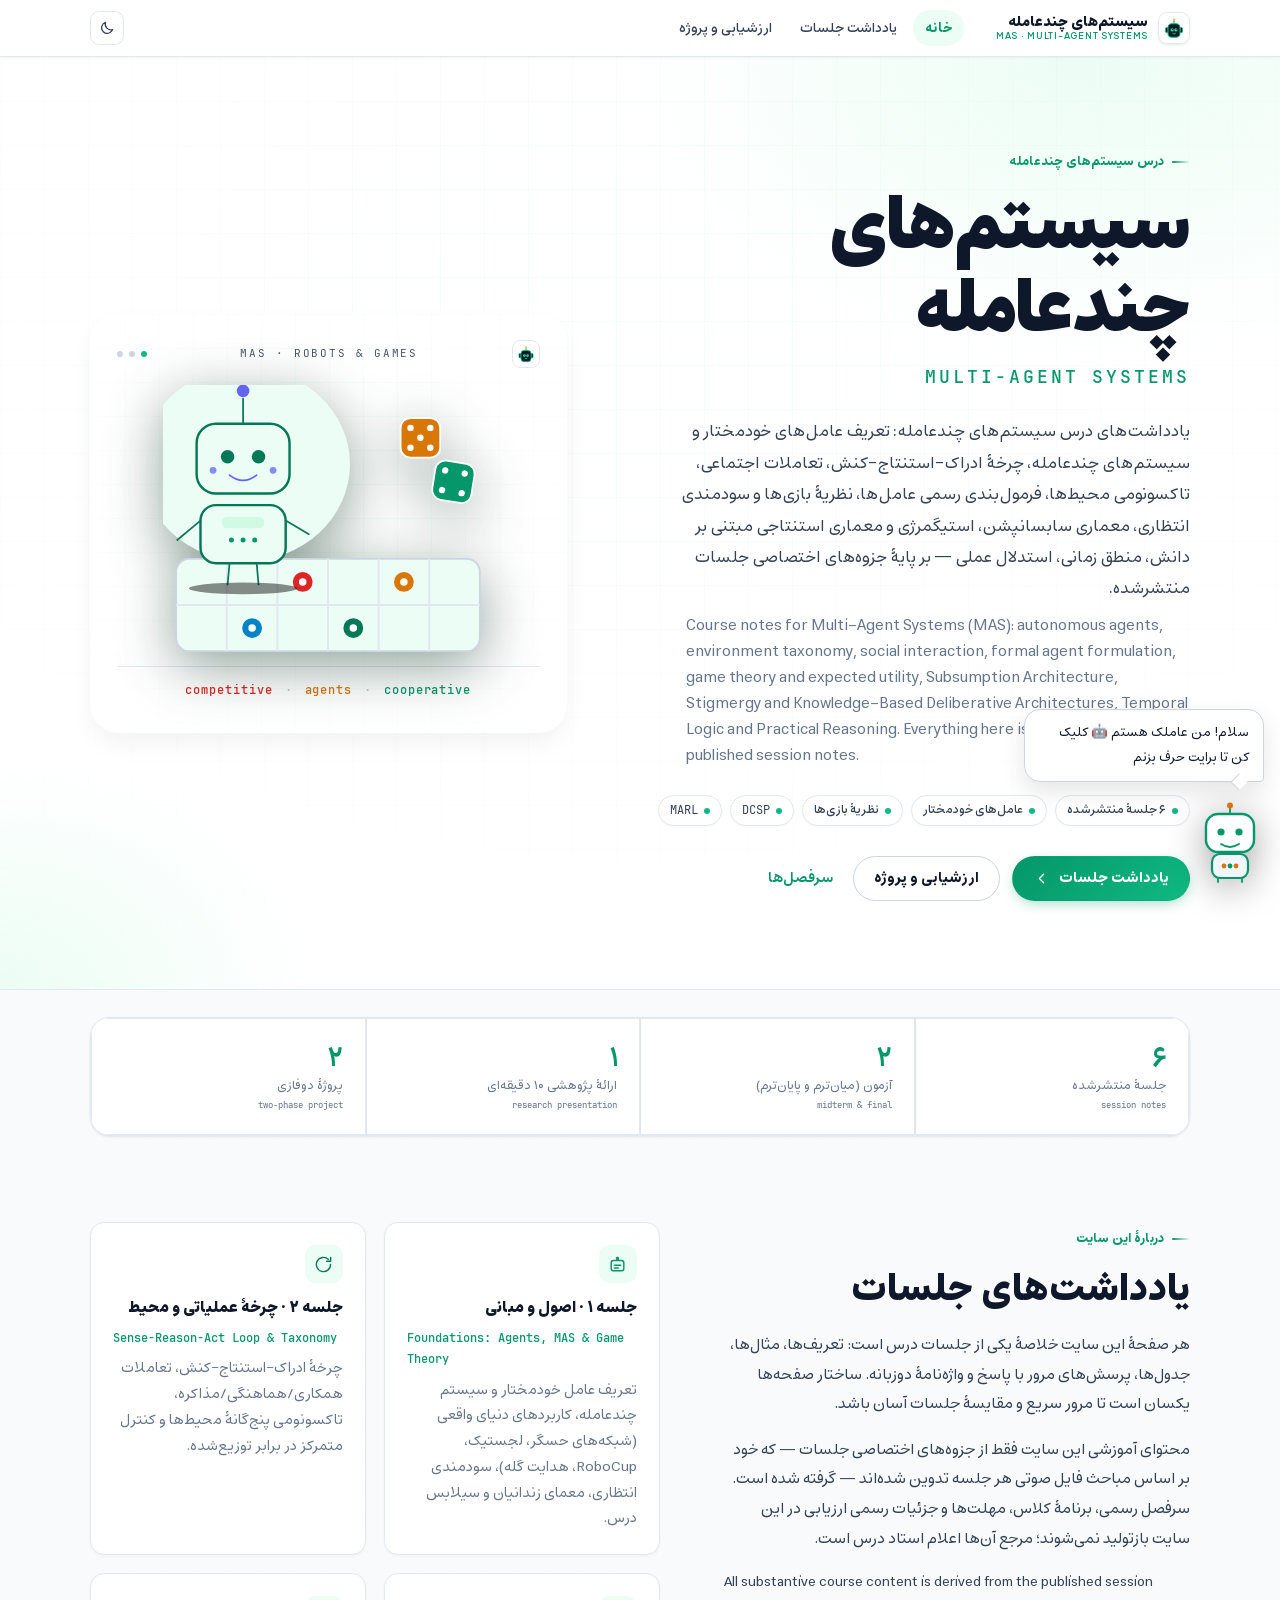
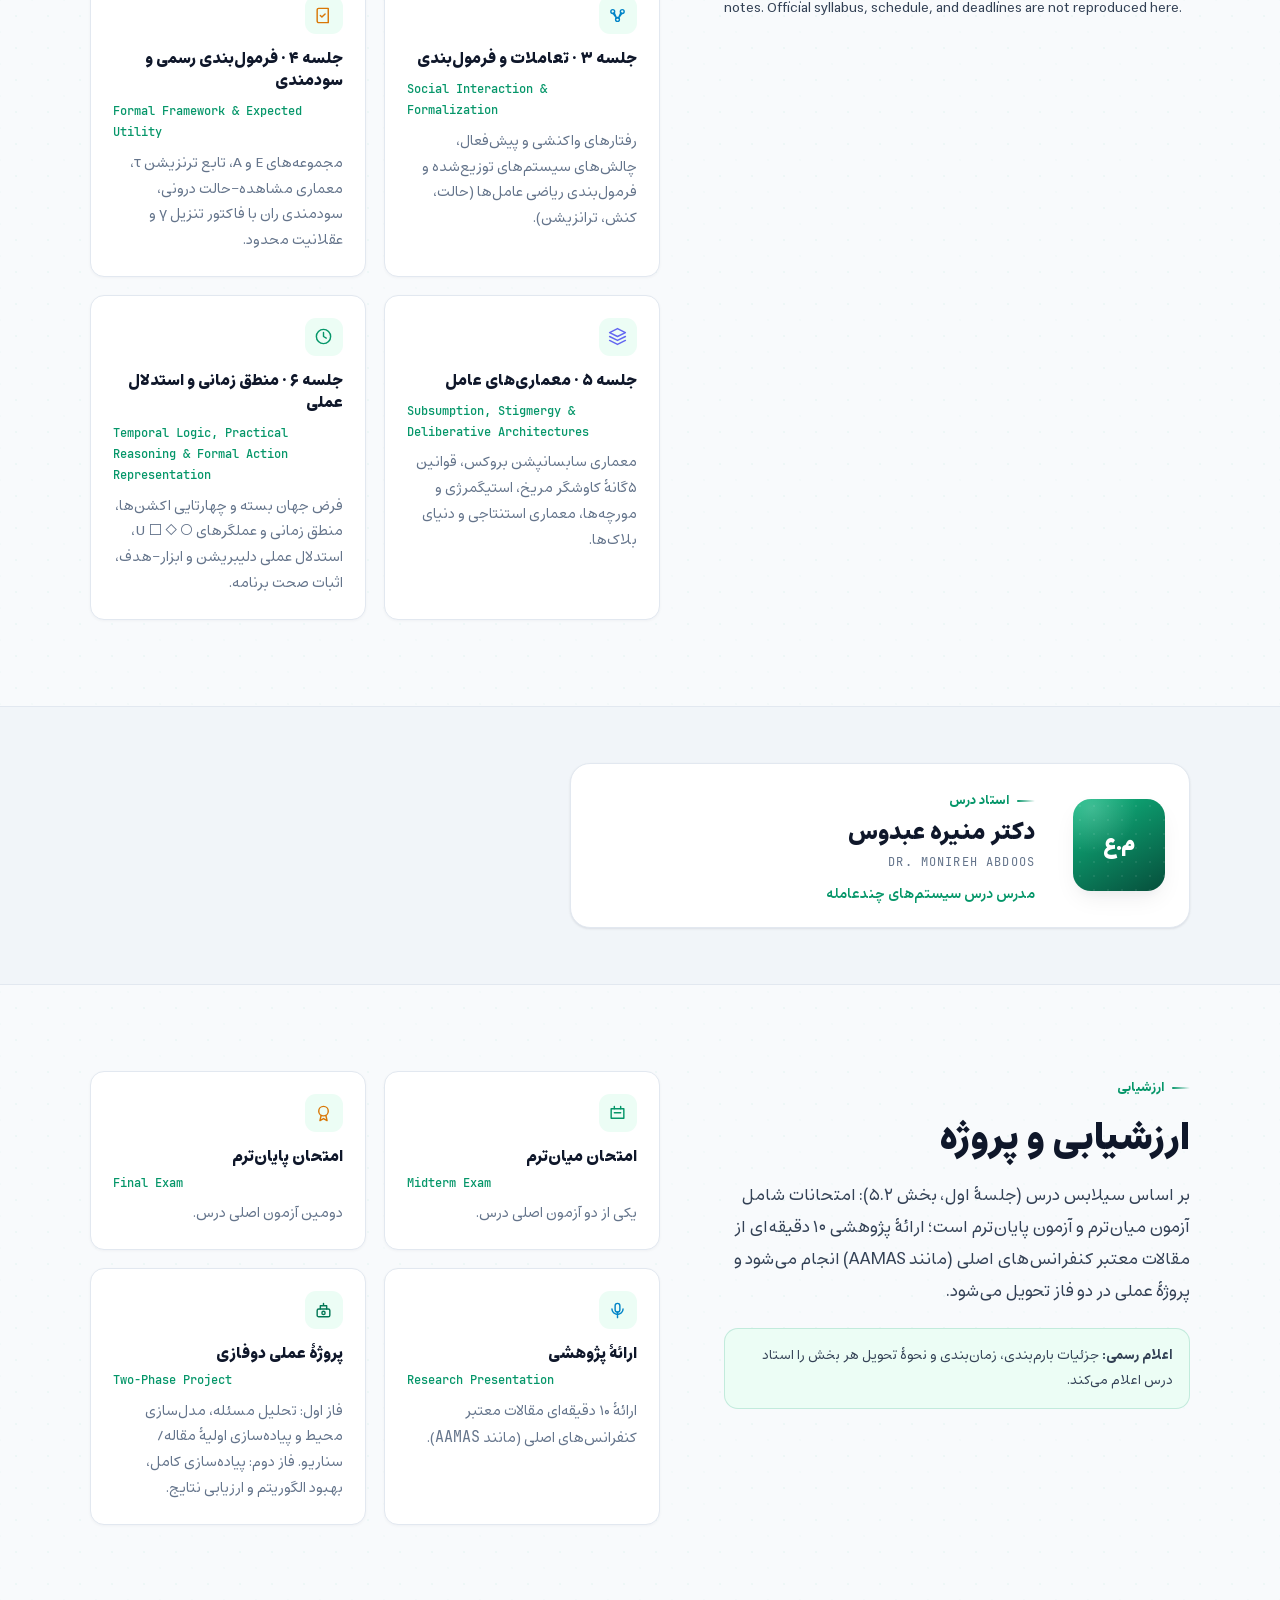
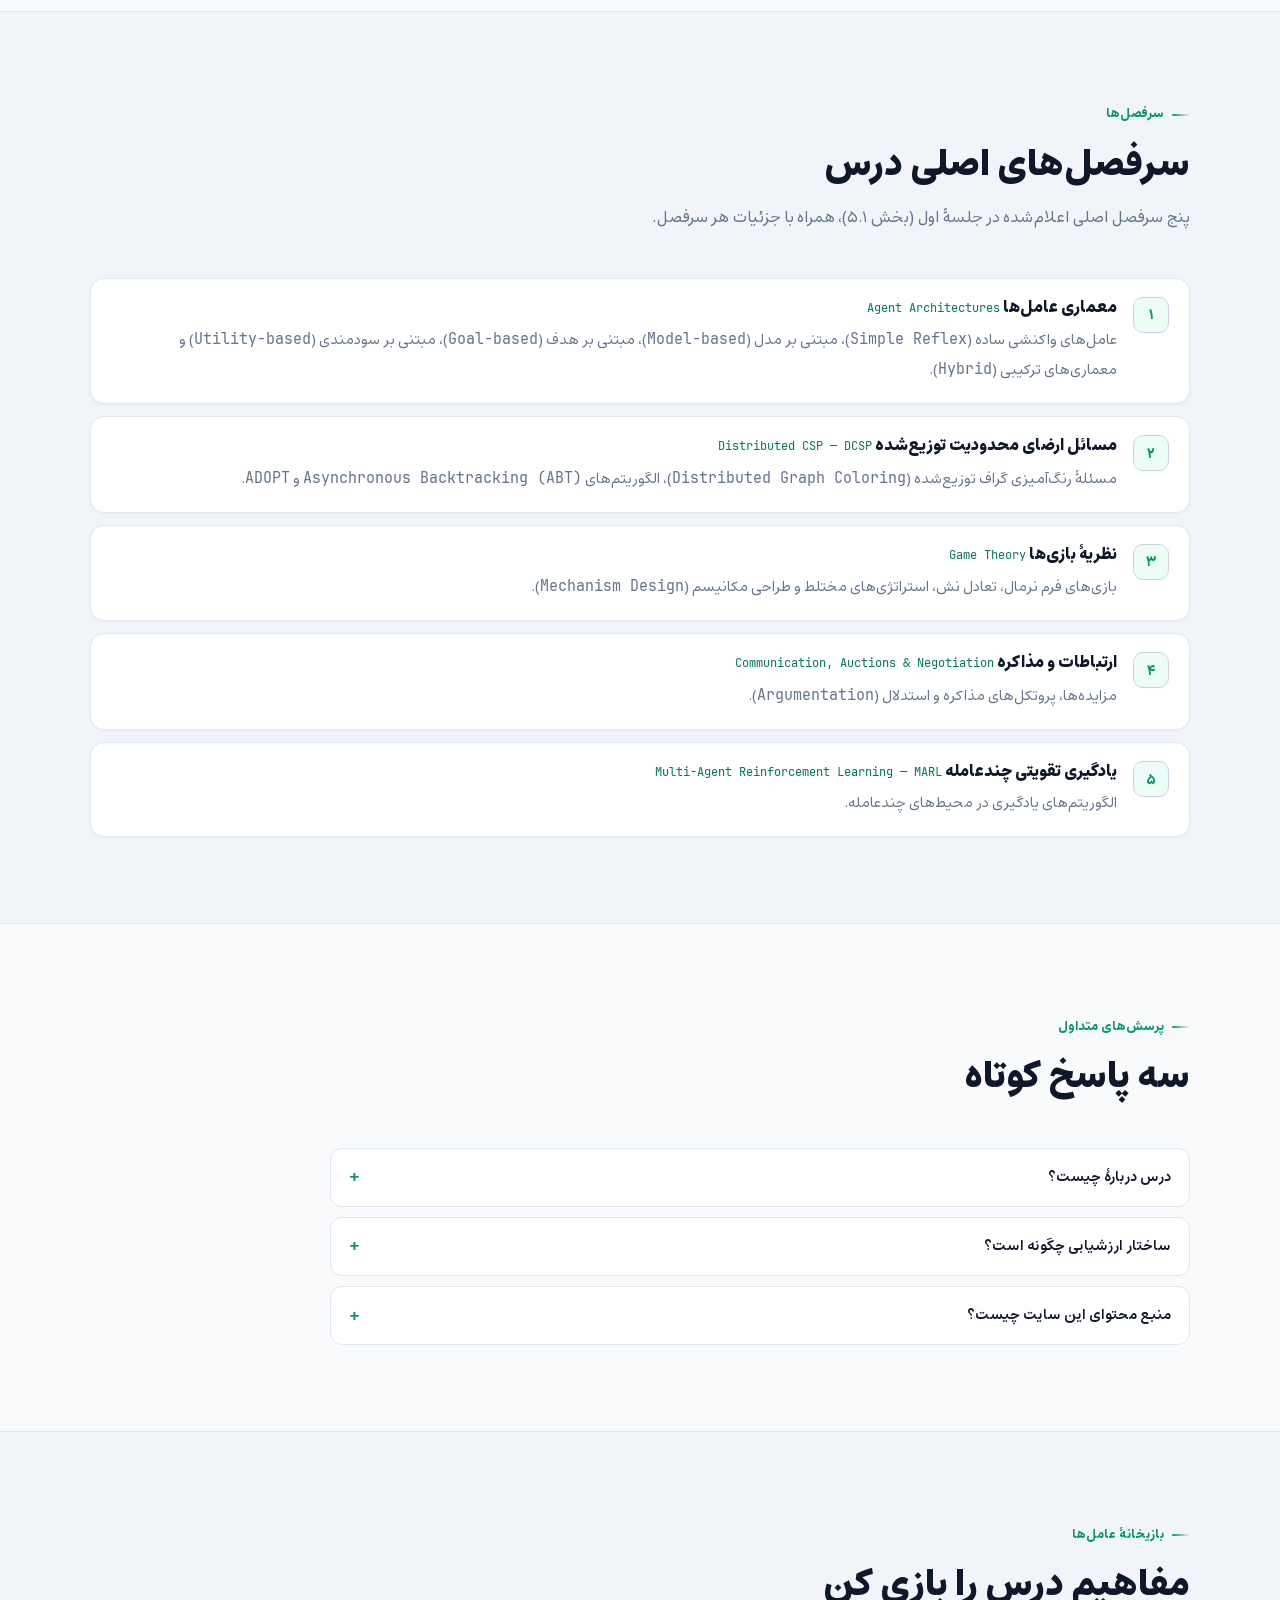
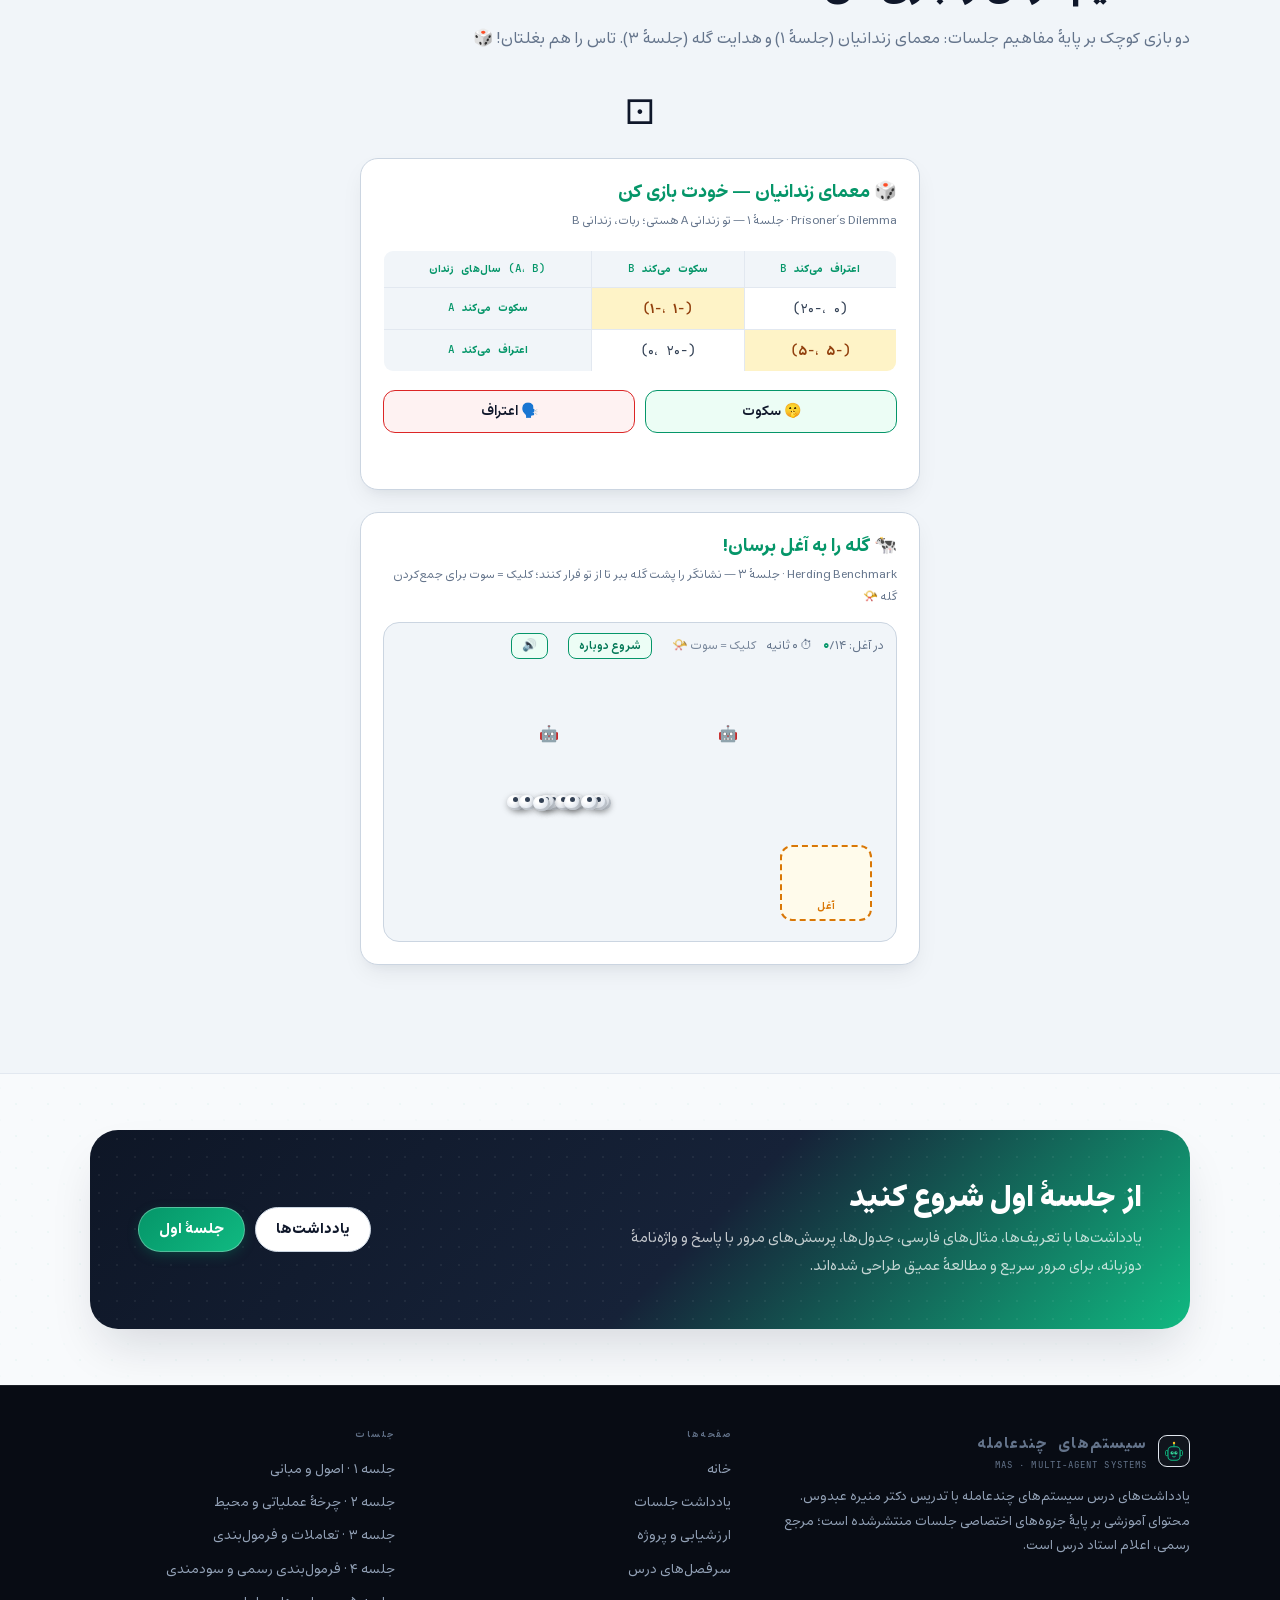
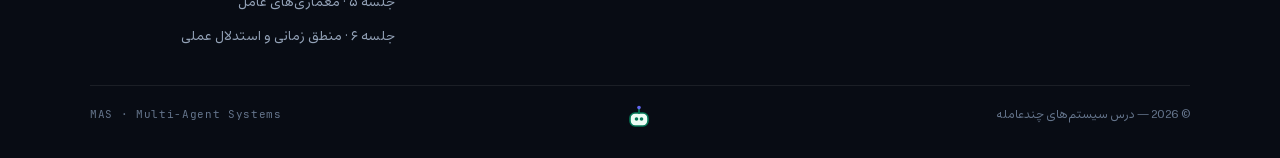
<file: index.html>
<!doctype html>
<html lang="fa" dir="rtl">
<head>
<meta charset="utf-8">
<meta name="viewport" content="width=device-width, initial-scale=1, viewport-fit=cover">
<title>سیستم‌های چندعامله — MAS · Multi-Agent Systems</title>
<meta name="description" content="یادداشت‌های درس سیستم‌های چندعامله (Multi-Agent Systems) با تدریس دکتر منیره عبدوس: عامل‌های خودمختار، تعاملات اجتماعی، تاکسونومی محیط، فرمول‌بندی رسمی عامل‌ها، نظریهٔ بازی‌ها و سودمندی انتظاری — بر پایهٔ جزوه‌های اختصاصی جلسات.">
<meta name="theme-color" content="#0b0f17">
<meta property="og:title" content="سیستم‌های چندعامله — MAS · Multi-Agent Systems">
<meta property="og:description" content="یادداشت جلسات و منابع درس سیستم‌های چندعامله (MAS).">
<meta property="og:type" content="website">
<script>(function(){try{var t=localStorage.getItem("nlp-theme");if(t==="light"||t==="dark")document.documentElement.setAttribute("data-theme",t);}catch(e){}})();</script>
<link rel="icon" href="assets/img/mas-logo-favicon.svg" type="image/svg+xml">
<link rel="stylesheet" href="assets/css/site.css">
<link rel="stylesheet" href="assets/css/mas-theme.css">
<style>
/* ===== MAS home page additions ===== */
.hero-panel { display: flex; flex-direction: column; }
.hero-panel .hero-bot { flex: 1; display: grid; place-items: center; padding: 16px 8px 4px; }
.hero-bot svg { max-width: 330px; }
.panel-foot {
  border-top: 1px solid rgba(110, 231, 183, 0.12);
  padding: 12px 10px 6px; display: flex; gap: 12px; align-items: center; justify-content: center;
  font-family: var(--mono); font-size: 0.72rem; letter-spacing: 0.08em; color: var(--muted);
}
.panel-foot .co { color: #6ee7b7; }
.panel-foot .cmp { color: #f87171; }
.panel-foot .ag { color: #fbbf24; }
.panel-foot .sep { opacity: 0.45; }
.card-en {
  font-family: var(--mono); font-size: 0.72rem; color: var(--brand-2);
  margin: 4px 0 8px; direction: ltr; text-align: left;
}
.card p { margin: 0; }
.eval-card h3 { margin-bottom: 2px; }
.topic-list { display: flex; flex-direction: column; gap: 12px; }
.topic {
  display: flex; gap: 16px; align-items: flex-start;
  background: var(--surface); border: 1px solid var(--line);
  border-radius: 14px; padding: 18px 20px;
  transition: border-color 0.2s, background 0.2s;
}
.topic:hover { border-color: var(--line-2); background: var(--surface-2); }
.topic-num {
  flex: none; width: 36px; height: 36px; border-radius: 10px;
  display: grid; place-items: center;
  font-family: var(--mono); font-weight: 700; font-size: 0.9rem;
  color: var(--brand); background: var(--brand-soft); border: 1px solid var(--line-2);
}
.topic h3 { margin: 0 0 6px; font-size: 1.05rem; }
.topic .t-en {
  font-family: var(--mono); font-size: 0.78rem; font-weight: 400;
  color: var(--brand-2); margin-inline-start: 8px;
}
.topic p { margin: 0; color: var(--muted); font-size: 0.92rem; line-height: 1.9; }
.footer-bot { display: inline-flex; align-items: center; }
@media (max-width: 640px) { .topic { padding: 14px; } }
</style>
</head>
<body>
<a class="skip-link" href="#main">پرش به محتوای اصلی</a>

<header class="site-header">
  <div class="container header-inner">
    <a class="brand" href="index.html" aria-label="صفحهٔ اصلی درس سیستم‌های چندعامله">
      <span class="brand-logo" aria-hidden="true"><img src="assets/img/mas-logo.svg" alt=""></span>
      <span class="brand-text">
        <span class="brand-title">سیستم‌های چندعامله</span>
        <span class="brand-sub">MAS · Multi-Agent Systems</span>
      </span>
    </a>
    <nav class="nav" id="site-nav" data-nav aria-label="ناوبری اصلی">
      <a href="index.html" aria-current="page">خانه</a>
      <a href="notes.html">یادداشت جلسات</a>
      <a href="index.html#grading">ارزشیابی و پروژه</a>
    </nav>
    <div class="header-actions">
      <button class="icon-btn" type="button" data-theme-toggle aria-label="تغییر پوسته" title="تغییر پوسته">
        <svg data-icon-moon viewBox="0 0 24 24" fill="none" stroke="currentColor" stroke-width="1.8" stroke-linecap="round" stroke-linejoin="round" aria-hidden="true"><path d="M20.5 14.2A8.5 8.5 0 0 1 9.8 3.5 8.5 8.5 0 1 0 20.5 14.2Z"/></svg>
        <svg data-icon-sun viewBox="0 0 24 24" fill="none" stroke="currentColor" stroke-width="1.8" stroke-linecap="round" aria-hidden="true" style="display:none"><circle cx="12" cy="12" r="4"/><path d="M12 2v2M12 20v2M4.9 4.9l1.4 1.4M17.7 17.7l1.4 1.4M2 12h2M20 12h2M4.9 19.1l1.4-1.4M17.7 6.3l1.4-1.4"/></svg>
      </button>
      <button class="icon-btn menu-btn" type="button" data-menu-toggle aria-label="باز کردن منو" aria-expanded="false" aria-controls="site-nav">
        <svg viewBox="0 0 24 24" fill="none" stroke="currentColor" stroke-width="1.8" stroke-linecap="round" aria-hidden="true"><path d="M4 7h16M4 12h16M4 17h16"/></svg>
      </button>
    </div>
  </div>
</header>

<main id="main">

  <section class="hero">
    <div class="container hero-inner">
      <div class="hero-copy">
        <div class="eyebrow">درس سیستم‌های چندعامله</div>
        <h1>سیستم‌های چندعامله</h1>
        <div class="hero-en" dir="ltr">Multi-Agent Systems</div>
        <p class="hero-lead">
          یادداشت‌های درس سیستم‌های چندعامله: تعریف عامل‌های خودمختار و سیستم‌های چندعامله،
          چرخهٔ ادراک-استنتاج-کنش، تعاملات اجتماعی، تاکسونومی محیط‌ها، فرمول‌بندی رسمی عامل‌ها،
          نظریهٔ بازی‌ها و سودمندی انتظاری، معماری سابسانپشن، استیگمرژی و معماری استنتاجی مبتنی بر دانش، منطق زمانی، استدلال عملی — بر پایهٔ جزوه‌های اختصاصی جلسات منتشرشده.
        </p>
        <p class="hero-lead-en" dir="ltr">
          Course notes for Multi-Agent Systems (MAS): autonomous agents, environment taxonomy,
          social interaction, formal agent formulation, game theory and expected utility,
          Subsumption Architecture, Stigmergy and Knowledge-Based Deliberative Architectures,
          Temporal Logic and Practical Reasoning.
          Everything here is drawn from the published session notes.
        </p>
        <div class="hero-meta">
          <span class="chip"><span class="dot"></span> ۶ جلسهٔ منتشرشده</span>
          <span class="chip"><span class="dot"></span> عامل‌های خودمختار</span>
          <span class="chip"><span class="dot"></span> نظریهٔ بازی‌ها</span>
          <span class="chip"><span class="dot"></span> <span class="mono" dir="ltr">DCSP</span></span>
          <span class="chip"><span class="dot"></span> <span class="mono" dir="ltr">MARL</span></span>
        </div>
        <div class="hero-actions">
          <a class="btn btn--primary" href="notes.html">
            یادداشت جلسات
            <svg viewBox="0 0 24 24" fill="none" stroke="currentColor" stroke-width="1.8" stroke-linecap="round" stroke-linejoin="round" aria-hidden="true"><path d="M15 18l-6-6 6-6"/></svg>
          </a>
          <a class="btn btn--ghost" href="#grading">ارزشیابی و پروژه</a>
          <a class="btn btn--quiet" href="#syllabus">سرفصل‌ها</a>
        </div>
      </div>

      <div class="hero-panel" aria-hidden="true">
        <div class="panel-top">
          <span class="panel-logo"><img src="assets/img/mas-logo.svg" alt=""></span>
          <span class="panel-label">MAS · robots &amp; games</span>
          <span class="panel-dots"><span></span><span></span><span></span></span>
        </div>
        <div class="hero-bot">
          <svg viewBox="0 0 300 250" fill="none" role="presentation">
            <ellipse class="bot-glow" cx="75" cy="72" rx="95" ry="88" fill="var(--brand-soft)"/>
            <rect x="12" y="158" width="276" height="84" rx="12" fill="var(--brand-soft)" stroke="var(--line-2)" stroke-width="1.6"/>
            <g stroke="var(--line)" stroke-width="1.6">
              <line x1="58" y1="158" x2="58" y2="242"/>
              <line x1="104" y1="158" x2="104" y2="242"/>
              <line x1="150" y1="158" x2="150" y2="242"/>
              <line x1="196" y1="158" x2="196" y2="242"/>
              <line x1="242" y1="158" x2="242" y2="242"/>
              <line x1="12" y1="200" x2="288" y2="200"/>
            </g>
            <circle cx="81" cy="221" r="9" fill="var(--cyan)"/><circle cx="81" cy="221" r="3.4" fill="var(--surface)"/>
            <circle cx="127" cy="179" r="9" fill="var(--bad)"/><circle cx="127" cy="179" r="3.4" fill="var(--surface)"/>
            <circle cx="173" cy="221" r="9" fill="var(--brand-2)"/><circle cx="173" cy="221" r="3.4" fill="var(--surface)"/>
            <circle cx="219" cy="179" r="9" fill="var(--warn)"/><circle cx="219" cy="179" r="3.4" fill="var(--surface)"/>
            <g>
              <rect x="216" y="30" width="36" height="36" rx="9" fill="var(--warn)" stroke="var(--on-brand)" stroke-width="1.6"/>
              <circle cx="225" cy="39" r="2.9" fill="var(--on-brand)"/><circle cx="243" cy="39" r="2.9" fill="var(--on-brand)"/>
              <circle cx="234" cy="48" r="2.9" fill="var(--on-brand)"/>
              <circle cx="225" cy="57" r="2.9" fill="var(--on-brand)"/><circle cx="243" cy="57" r="2.9" fill="var(--on-brand)"/>
            </g>
            <g transform="rotate(9 264 88)">
              <rect x="246" y="70" width="36" height="36" rx="9" fill="var(--brand)" stroke="var(--on-brand)" stroke-width="1.6"/>
              <circle cx="255" cy="79" r="2.9" fill="var(--on-brand)"/><circle cx="273" cy="79" r="2.9" fill="var(--on-brand)"/>
              <circle cx="255" cy="97" r="2.9" fill="var(--on-brand)"/><circle cx="273" cy="97" r="2.9" fill="var(--on-brand)"/>
            </g>
            <g transform="translate(-24,-14) scale(0.88)">
              <g class="bot-antenna">
                <line x1="110" y1="58" x2="110" y2="30" stroke="var(--brand-2)" stroke-width="3" stroke-linecap="round"/>
                <circle cx="110" cy="22" r="6.5" fill="var(--violet)"/>
              </g>
              <rect x="62" y="56" width="96" height="72" rx="20" fill="var(--brand-soft)" stroke="var(--brand-2)" stroke-width="2.5"/>
              <g class="bot-eye">
                <circle cx="94" cy="90" r="7" fill="var(--brand-2)"/>
                <circle cx="126" cy="90" r="7" fill="var(--brand-2)"/>
              </g>
              <circle cx="79" cy="104" r="3.5" fill="var(--violet)" fill-opacity=".75"/>
              <circle cx="141" cy="104" r="3.5" fill="var(--violet)" fill-opacity=".75"/>
              <path d="M96 109q14 11 28 0" stroke="var(--violet)" stroke-width="3" stroke-linecap="round"/>
              <rect x="66" y="140" width="88" height="60" rx="16" fill="var(--brand-soft)" stroke="var(--brand-2)" stroke-width="2.5"/>
              <rect x="88" y="152" width="44" height="12" rx="6" fill="var(--brand-soft-2)"/>
              <circle cx="98" cy="176" r="2.6" fill="var(--brand)"/>
              <circle cx="110" cy="176" r="2.6" fill="var(--brand)"/>
              <circle cx="122" cy="176" r="2.6" fill="var(--brand)"/>
              <path d="M66 156 42 176" stroke="var(--brand-2)" stroke-width="8" stroke-linecap="round"/>
              <path d="M154 156 178 170" stroke="var(--brand-2)" stroke-width="8" stroke-linecap="round"/>
              <line x1="96" y1="200" x2="94" y2="222" stroke="var(--brand-2)" stroke-width="8" stroke-linecap="round"/>
              <line x1="124" y1="200" x2="126" y2="222" stroke="var(--brand-2)" stroke-width="8" stroke-linecap="round"/>
              <ellipse class="bot-shadow" cx="110" cy="226" rx="56" ry="6" fill="rgba(0,0,0,.45)"/>
            </g>
          </svg>
        </div>
        <div class="panel-foot">
          <span class="mono co" dir="ltr">cooperative</span>
          <span class="sep" aria-hidden="true">·</span>
          <span class="mono ag" dir="ltr">agents</span>
          <span class="sep" aria-hidden="true">·</span>
          <span class="mono cmp" dir="ltr">competitive</span>
        </div>
      </div>
    </div>
  </section>

  <div class="container" style="margin-top:-1px">
    <div class="stats" style="margin-top:28px">
      <div class="stat"><div class="stat-value">۶</div><div class="stat-label">جلسهٔ منتشرشده<br><span class="mono" style="font-size:9px" dir="ltr">session notes</span></div></div>
      <div class="stat"><div class="stat-value">۲</div><div class="stat-label">آزمون (میان‌ترم و پایان‌ترم)<br><span class="mono" style="font-size:9px" dir="ltr">midterm &amp; final</span></div></div>
      <div class="stat"><div class="stat-value">۱</div><div class="stat-label">ارائهٔ پژوهشی ۱۰ دقیقه‌ای<br><span class="mono" style="font-size:9px" dir="ltr">research presentation</span></div></div>
      <div class="stat"><div class="stat-value">۲</div><div class="stat-label">پروژهٔ دوفازی<br><span class="mono" style="font-size:9px" dir="ltr">two-phase project</span></div></div>
    </div>
  </div>

  <section class="section" id="about">
    <div class="container split">
      <div>
        <div class="eyebrow">دربارهٔ این سایت</div>
        <h2 style="font-size:clamp(1.7rem,3.2vw,2.4rem);margin-bottom:14px">یادداشت‌های جلسات</h2>
        <div class="prose-block">
          <p>
            هر صفحهٔ این سایت خلاصهٔ یکی از جلسات درس است: تعریف‌ها، مثال‌ها، جدول‌ها،
            پرسش‌های مرور با پاسخ و واژه‌نامهٔ دوزبانه. ساختار صفحه‌ها یکسان است تا مرور سریع
            و مقایسهٔ جلسات آسان باشد.
          </p>
          <p>
            محتوای آموزشی این سایت فقط از جزوه‌های اختصاصی جلسات — که خود بر اساس مباحث فایل صوتی
            هر جلسه تدوین شده‌اند — گرفته شده است. سرفصل رسمی، برنامهٔ کلاس، مهلت‌ها و جزئیات رسمی
            ارزیابی در این سایت بازتولید نمی‌شوند؛ مرجع آن‌ها اعلام استاد درس است.
          </p>
          <p class="small muted" dir="ltr" style="margin-top:14px">
            All substantive course content is derived from the published session notes.
            Official syllabus, schedule, and deadlines are not reproduced here.
          </p>
        </div>
      </div>

      <div class="grid grid--2" data-reveal>
        <a class="card" href="sessions/session-01.html" style="text-decoration:none;color:inherit">
          <div class="card-icon"><svg viewBox="0 0 24 24" fill="none" stroke="var(--brand)" stroke-width="1.8" stroke-linecap="round" stroke-linejoin="round" aria-hidden="true"><rect x="4" y="7" width="16" height="13" rx="3"/><path d="M12 3v4M8 13h8M8 16.5h5"/><circle cx="12" cy="4.5" r="1.4"/></svg></div>
          <h3>جلسه ۱ · اصول و مبانی</h3>
          <div class="card-en" dir="ltr">Foundations: Agents, MAS &amp; Game Theory</div>
          <p>تعریف عامل خودمختار و سیستم چندعامله، کاربردهای دنیای واقعی (شبکه‌های حسگر، لجستیک، RoboCup، هدایت گله)، سودمندی انتظاری، معمای زندانیان و سیلابس درس.</p>
        </a>
        <a class="card" href="sessions/session-02.html" style="text-decoration:none;color:inherit">
          <div class="card-icon"><svg viewBox="0 0 24 24" fill="none" stroke="var(--brand-2)" stroke-width="1.8" stroke-linecap="round" stroke-linejoin="round" aria-hidden="true"><path d="M21 12a9 9 0 1 1-3-6.7"/><path d="M21 3v5h-5"/></svg></div>
          <h3>جلسه ۲ · چرخهٔ عملیاتی و محیط</h3>
          <div class="card-en" dir="ltr">Sense-Reason-Act Loop &amp; Taxonomy</div>
          <p>چرخهٔ ادراک-استنتاج-کنش، تعاملات همکاری/هماهنگی/مذاکره، تاکسونومی پنج‌گانهٔ محیط‌ها و کنترل متمرکز در برابر توزیع‌شده.</p>
        </a>
        <a class="card" href="sessions/session-03.html" style="text-decoration:none;color:inherit">
          <div class="card-icon"><svg viewBox="0 0 24 24" fill="none" stroke="var(--cyan)" stroke-width="1.8" stroke-linecap="round" stroke-linejoin="round" aria-hidden="true"><circle cx="6" cy="7" r="2.4"/><circle cx="18" cy="7" r="2.4"/><circle cx="12" cy="17" r="2.4"/><path d="M7.8 8.6 10.6 15M16.2 8.6 13.4 15M6.4 9.3 11 15.6M17.6 9.3 13 15.6"/></svg></div>
          <h3>جلسه ۳ · تعاملات و فرمول‌بندی</h3>
          <div class="card-en" dir="ltr">Social Interaction &amp; Formalization</div>
          <p>رفتارهای واکنشی و پیش‌فعال، چالش‌های سیستم‌های توزیع‌شده و فرمول‌بندی ریاضی عامل‌ها (حالت، کنش، ترانزیشن).</p>
        </a>
        <a class="card" href="sessions/session-04.html" style="text-decoration:none;color:inherit">
          <div class="card-icon"><svg viewBox="0 0 24 24" fill="none" stroke="var(--warn)" stroke-width="1.8" stroke-linecap="round" stroke-linejoin="round" aria-hidden="true"><path d="M4 19V5a2 2 0 0 1 2-2h12v18H6a2 2 0 0 1-2-2Z"/><path d="m8 12 2 2 4-4"/></svg></div>
          <h3>جلسه ۴ · فرمول‌بندی رسمی و سودمندی</h3>
          <div class="card-en" dir="ltr">Formal Framework &amp; Expected Utility</div>
          <p>مجموعه‌های E و A، تابع ترنزیشن τ، معماری مشاهده-حالت درونی، سودمندی ران با فاکتور تنزیل γ و عقلانیت محدود.</p>
        </a>
        <a class="card" href="sessions/session-05.html" style="text-decoration:none;color:inherit">
          <div class="card-icon"><svg viewBox="0 0 24 24" fill="none" stroke="var(--violet)" stroke-width="1.8" stroke-linecap="round" stroke-linejoin="round" aria-hidden="true"><path d="m12 2 10 5-10 5L2 7l10-5Z"/><path d="m2 17 10 5 10-5"/><path d="m2 12 10 5 10-5"/></svg></div>
          <h3>جلسه ۵ · معماری‌های عامل</h3>
          <div class="card-en" dir="ltr">Subsumption, Stigmergy &amp; Deliberative Architectures</div>
          <p>معماری سابسانپشن بروکس، قوانین ۵‌گانهٔ کاوشگر مریخ، استیگمرژی و مورچه‌ها، معماری استنتاجی و دنیای بلاک‌ها.</p>
        </a>
        <a class="card" href="sessions/session-06.html" style="text-decoration:none;color:inherit">
          <div class="card-icon"><svg viewBox="0 0 24 24" fill="none" stroke="var(--brand)" stroke-width="1.8" stroke-linecap="round" stroke-linejoin="round" aria-hidden="true"><circle cx="12" cy="12" r="9"/><path d="M12 7v5l3.5 2"/></svg></div>
          <h3>جلسه ۶ · منطق زمانی و استدلال عملی</h3>
          <div class="card-en" dir="ltr">Temporal Logic, Practical Reasoning &amp; Formal Action Representation</div>
          <p>فرض جهان بسته و چهارتایی اکشن‌ها، منطق زمانی و عملگرهای ○ ◇ □ U، استدلال عملی دلیبریشن و ابزار-هدف، اثبات صحت برنامه.</p>
        </a>
      </div>
    </div>
  </section>

  <section class="section section--tight section--soft" id="instructor">
    <div class="container">
      <h2 class="sr-only">استاد درس</h2>
      <div class="instructor" style="grid-template-columns:92px minmax(0,1fr);align-items:center;max-width:620px;padding:20px 24px">
        <div class="instructor-avatar" aria-hidden="true" style="font-size:1.35rem;border-radius:18px"><span>م.ع</span></div>
        <div>
          <div class="eyebrow" style="margin-bottom:4px">استاد درس</div>
          <h3>دکتر منیره عبدوس</h3>
          <div class="en-name" dir="ltr" style="margin-bottom:8px">Dr. Monireh Abdoos</div>
          <div class="role" style="margin-bottom:0">مدرس درس سیستم‌های چندعامله</div>
        </div>
      </div>
    </div>
  </section>

  <section class="section" id="grading">
    <div class="container">
      <div class="split">
        <div>
          <div class="eyebrow">ارزشیابی</div>
          <h2 style="font-size:clamp(1.7rem,3.2vw,2.4rem);margin-bottom:14px">ارزشیابی و پروژه</h2>
          <p class="lead">
            بر اساس سیلابس درس (جلسهٔ اول، بخش ۵.۲): امتحانات شامل آزمون میان‌ترم و آزمون پایان‌ترم است؛
            ارائهٔ پژوهشی ۱۰ دقیقه‌ای از مقالات معتبر کنفرانس‌های اصلی (مانند AAMAS) انجام می‌شود و
            پروژهٔ عملی در دو فاز تحویل می‌شود.
          </p>
          <div class="grade-note">
            <strong>اعلام رسمی:</strong> جزئیات بارم‌بندی، زمان‌بندی و نحوهٔ تحویل هر بخش را استاد درس اعلام می‌کند.
          </div>
        </div>
        <div>
          <div class="grid grid--2">
            <article class="card eval-card" style="margin:0">
              <div class="card-icon"><svg viewBox="0 0 24 24" fill="none" stroke="var(--brand)" stroke-width="1.8" stroke-linecap="round" stroke-linejoin="round" aria-hidden="true"><path d="M4 6h16v12H4z"/><path d="M8 3v3M16 3v3M8 11h8"/></svg></div>
              <h3>امتحان میان‌ترم</h3>
              <div class="card-en" dir="ltr">Midterm Exam</div>
              <p>یکی از دو آزمون اصلی درس.</p>
            </article>
            <article class="card eval-card" style="margin:0">
              <div class="card-icon"><svg viewBox="0 0 24 24" fill="none" stroke="var(--warn)" stroke-width="1.8" stroke-linecap="round" stroke-linejoin="round" aria-hidden="true"><circle cx="12" cy="9" r="6"/><path d="M9 14.5 7.5 21l4.5-2.6L16.5 21 15 14.5"/></svg></div>
              <h3>امتحان پایان‌ترم</h3>
              <div class="card-en" dir="ltr">Final Exam</div>
              <p>دومین آزمون اصلی درس.</p>
            </article>
            <article class="card eval-card" style="margin:0">
              <div class="card-icon"><svg viewBox="0 0 24 24" fill="none" stroke="var(--cyan)" stroke-width="1.8" stroke-linecap="round" stroke-linejoin="round" aria-hidden="true"><rect x="9" y="3" width="6" height="11" rx="3"/><path d="M5 10a7 7 0 0 0 14 0M12 14v7"/></svg></div>
              <h3>ارائهٔ پژوهشی</h3>
              <div class="card-en" dir="ltr">Research Presentation</div>
              <p>ارائهٔ ۱۰ دقیقه‌ای مقالات معتبر کنفرانس‌های اصلی (مانند <span class="mono" dir="ltr">AAMAS</span>).</p>
            </article>
            <article class="card eval-card" style="margin:0">
              <div class="card-icon"><svg viewBox="0 0 24 24" fill="none" stroke="var(--brand-2)" stroke-width="1.8" stroke-linecap="round" stroke-linejoin="round" aria-hidden="true"><rect x="4" y="10" width="16" height="10" rx="2"/><path d="M8 10V6h8v4M12 6V3"/><circle cx="12" cy="15" r="2"/></svg></div>
              <h3>پروژهٔ عملی دوفازی</h3>
              <div class="card-en" dir="ltr">Two-Phase Project</div>
              <p>فاز اول: تحلیل مسئله، مدل‌سازی محیط و پیاده‌سازی اولیهٔ مقاله/سناریو. فاز دوم: پیاده‌سازی کامل، بهبود الگوریتم و ارزیابی نتایج.</p>
            </article>
          </div>
        </div>
      </div>
    </div>
  </section>

  <section class="section section--soft" id="syllabus">
    <div class="container">
      <div class="section-head">
        <div class="eyebrow">سرفصل‌ها</div>
        <h2>سرفصل‌های اصلی درس</h2>
        <p>پنج سرفصل اصلی اعلام‌شده در جلسهٔ اول (بخش ۵.۱)، همراه با جزئیات هر سرفصل.</p>
      </div>
      <div class="topic-list">
        <article class="topic">
          <span class="topic-num" aria-hidden="true">۱</span>
          <div>
            <h3>معماری عامل‌ها <span class="t-en" dir="ltr">Agent Architectures</span></h3>
            <p>عامل‌های واکنشی ساده (<span class="mono" dir="ltr">Simple Reflex</span>)، مبتنی بر مدل (<span class="mono" dir="ltr">Model-based</span>)، مبتنی بر هدف (<span class="mono" dir="ltr">Goal-based</span>)، مبتنی بر سودمندی (<span class="mono" dir="ltr">Utility-based</span>) و معماری‌های ترکیبی (<span class="mono" dir="ltr">Hybrid</span>).</p>
          </div>
        </article>
        <article class="topic">
          <span class="topic-num" aria-hidden="true">۲</span>
          <div>
            <h3>مسائل ارضای محدودیت توزیع‌شده <span class="t-en" dir="ltr">Distributed CSP — DCSP</span></h3>
            <p>مسئلهٔ رنگ‌آمیزی گراف توزیع‌شده (<span class="mono" dir="ltr">Distributed Graph Coloring</span>)، الگوریتم‌های <span class="mono" dir="ltr">Asynchronous Backtracking (ABT)</span> و <span class="mono" dir="ltr">ADOPT</span>.</p>
          </div>
        </article>
        <article class="topic">
          <span class="topic-num" aria-hidden="true">۳</span>
          <div>
            <h3>نظریهٔ بازی‌ها <span class="t-en" dir="ltr">Game Theory</span></h3>
            <p>بازی‌های فرم نرمال، تعادل نش، استراتژی‌های مختلط و طراحی مکانیسم (<span class="mono" dir="ltr">Mechanism Design</span>).</p>
          </div>
        </article>
        <article class="topic">
          <span class="topic-num" aria-hidden="true">۴</span>
          <div>
            <h3>ارتباطات و مذاکره <span class="t-en" dir="ltr">Communication, Auctions &amp; Negotiation</span></h3>
            <p>مزایده‌ها، پروتکل‌های مذاکره و استدلال (<span class="mono" dir="ltr">Argumentation</span>).</p>
          </div>
        </article>
        <article class="topic">
          <span class="topic-num" aria-hidden="true">۵</span>
          <div>
            <h3>یادگیری تقویتی چندعامله <span class="t-en" dir="ltr">Multi-Agent Reinforcement Learning — MARL</span></h3>
            <p>الگوریتم‌های یادگیری در محیط‌های چندعامله.</p>
          </div>
        </article>
      </div>
    </div>
  </section>

  <section class="section" id="faq">
    <div class="container">
      <div class="section-head">
        <div class="eyebrow">پرسش‌های متداول</div>
        <h2>سه پاسخ کوتاه</h2>
      </div>
      <div class="faq" style="max-width:860px">
        <details class="faq-item">
          <summary>درس دربارهٔ چیست؟</summary>
          <div class="faq-body"><p>سیستم چندعامله (MAS) مجموعه‌ای از چندین عامل خودمختار است که در یک محیط مشترک حضور دارند و اطلاعات و کنترل در آن‌ها توزیع‌شده است؛ تعاملات عامل‌ها طیفی از همکاری کامل تا رقابت مطلق را در بر می‌گیرد (جلسهٔ اول). در سرفصل درس، معماری عامل‌ها، مسائل ارضای محدودیت توزیع‌شده (DCSP)، نظریهٔ بازی‌ها، ارتباطات و مذاکره، و یادگیری تقویتی چندعامله (MARL) پوشش داده می‌شود.</p></div>
        </details>
        <details class="faq-item">
          <summary>ساختار ارزشیابی چگونه است؟</summary>
          <div class="faq-body"><p>بر اساس جلسهٔ اول (بخش ۵.۲): آزمون میان‌ترم و آزمون پایان‌ترم، ارائهٔ پژوهشی ۱۰ دقیقه‌ای از مقالات معتبر کنفرانس‌های اصلی (مانند AAMAS) و پروژهٔ عملی دوفازی — فاز اول: تحلیل مسئله، مدل‌سازی محیط و پیاده‌سازی اولیهٔ مقاله/سناریو؛ فاز دوم: پیاده‌سازی کامل، بهبود الگوریتم و ارزیابی نتایج. جزئیات رسمی را از اعلام استاد درس پیگیری کنید.</p></div>
        </details>
        <details class="faq-item">
          <summary>منبع محتوای این سایت چیست؟</summary>
          <div class="faq-body"><p>محتوای صفحه‌ها از جزوه‌های اختصاصی جلسات تدوین شده است که خود بر اساس مباحث فایل صوتی هر جلسه تهیه شده‌اند. هر صفحه شامل تعریف‌ها، جدول‌ها، پرسش‌های مرور با پاسخ و واژه‌نامهٔ دوزبانه است؛ این یادداشت‌ها جایگزین اعلام‌های رسمی استاد نیستند.</p></div>
        </details>
      </div>
    </div>
  </section>

  <section class="section section--soft" id="playground">
    <div class="container">
      <div class="section-head">
        <div class="eyebrow">بازیخانهٔ عامل‌ها</div>
        <h2>مفاهیم درس را بازی کن</h2>
        <p>دو بازی کوچک بر پایهٔ مفاهیم جلسات: معمای زندانیان (جلسهٔ ۱) و هدایت گله (جلسهٔ ۳). تاس را هم بغلتان! 🎲</p>
      </div>
      <div style="text-align:center"><span class="masdice" title="تاس بازی">⚀</span></div>
      <div id="mas-dilemma-host"></div>
      <div id="mas-herd-host"></div>
    </div>
  </section>

  <section class="section section--tight">
    <div class="container">
      <div class="cta-band">
        <div>
          <h2>از جلسهٔ اول شروع کنید</h2>
          <p>یادداشت‌ها با تعریف‌ها، مثال‌های فارسی، جدول‌ها، پرسش‌های مرور با پاسخ و واژه‌نامهٔ دوزبانه، برای مرور سریع و مطالعهٔ عمیق طراحی شده‌اند.</p>
        </div>
        <div class="cta-actions">
          <a class="btn btn--ghost" href="notes.html">یادداشت‌ها</a>
          <a class="btn btn--primary" href="sessions/session-01.html">جلسهٔ اول</a>
        </div>
      </div>
    </div>
  </section>

</main>

<footer class="site-footer">
  <div class="container">
    <div class="footer-grid">
      <div>
        <a class="footer-brand" href="index.html">
          <span class="brand-logo" aria-hidden="true"><img src="assets/img/mas-logo.svg" alt=""></span>
          <span><strong>سیستم‌های چندعامله</strong><span>MAS · Multi-Agent Systems</span></span>
        </a>
        <p>یادداشت‌های درس سیستم‌های چندعامله با تدریس دکتر منیره عبدوس. محتوای آموزشی بر پایهٔ جزوه‌های اختصاصی جلسات منتشرشده است؛ مرجع رسمی، اعلام استاد درس است.</p>
      </div>
      <div class="footer-col">
        <h3>صفحه‌ها</h3>
        <a href="index.html">خانه</a>
        <a href="notes.html">یادداشت جلسات</a>
        <a href="index.html#grading">ارزشیابی و پروژه</a>
        <a href="index.html#syllabus">سرفصل‌های درس</a>
      </div>
      <div class="footer-col">
        <h3>جلسات</h3>
        <a href="sessions/session-01.html">جلسه ۱ · اصول و مبانی</a>
        <a href="sessions/session-02.html">جلسه ۲ · چرخهٔ عملیاتی و محیط</a>
        <a href="sessions/session-03.html">جلسه ۳ · تعاملات و فرمول‌بندی</a>
        <a href="sessions/session-04.html">جلسه ۴ · فرمول‌بندی رسمی و سودمندی</a>
        <a href="sessions/session-05.html">جلسه ۵ · معماری‌های عامل</a>
        <a href="sessions/session-06.html">جلسه ۶ · منطق زمانی و استدلال عملی</a>
      </div>
    </div>
    <div class="footer-bottom">
      <span>© <span data-year>2026</span> — درس سیستم‌های چندعامله</span>
      <span class="footer-bot" aria-hidden="true">
        <svg width="26" height="26" viewBox="0 0 26 26" fill="none">
          <rect x="4" y="9" width="18" height="13" rx="5" fill="var(--brand-soft)" stroke="var(--brand-2)" stroke-width="1.6"/>
          <circle cx="10.5" cy="15" r="1.8" fill="var(--brand-2)"/>
          <circle cx="15.5" cy="15" r="1.8" fill="var(--brand-2)"/>
          <line x1="13" y1="5" x2="13" y2="9" stroke="var(--brand-2)" stroke-width="1.6" stroke-linecap="round"/>
          <circle cx="13" cy="3.6" r="1.8" fill="var(--violet)"/>
        </svg>
      </span>
      <span class="mono">MAS · Multi-Agent Systems</span>
    </div>
  </div>
</footer>

<script src="assets/js/mas-fun.js" defer></script>
<script src="assets/js/site.js" defer></script>
</body>
</html>
</file>
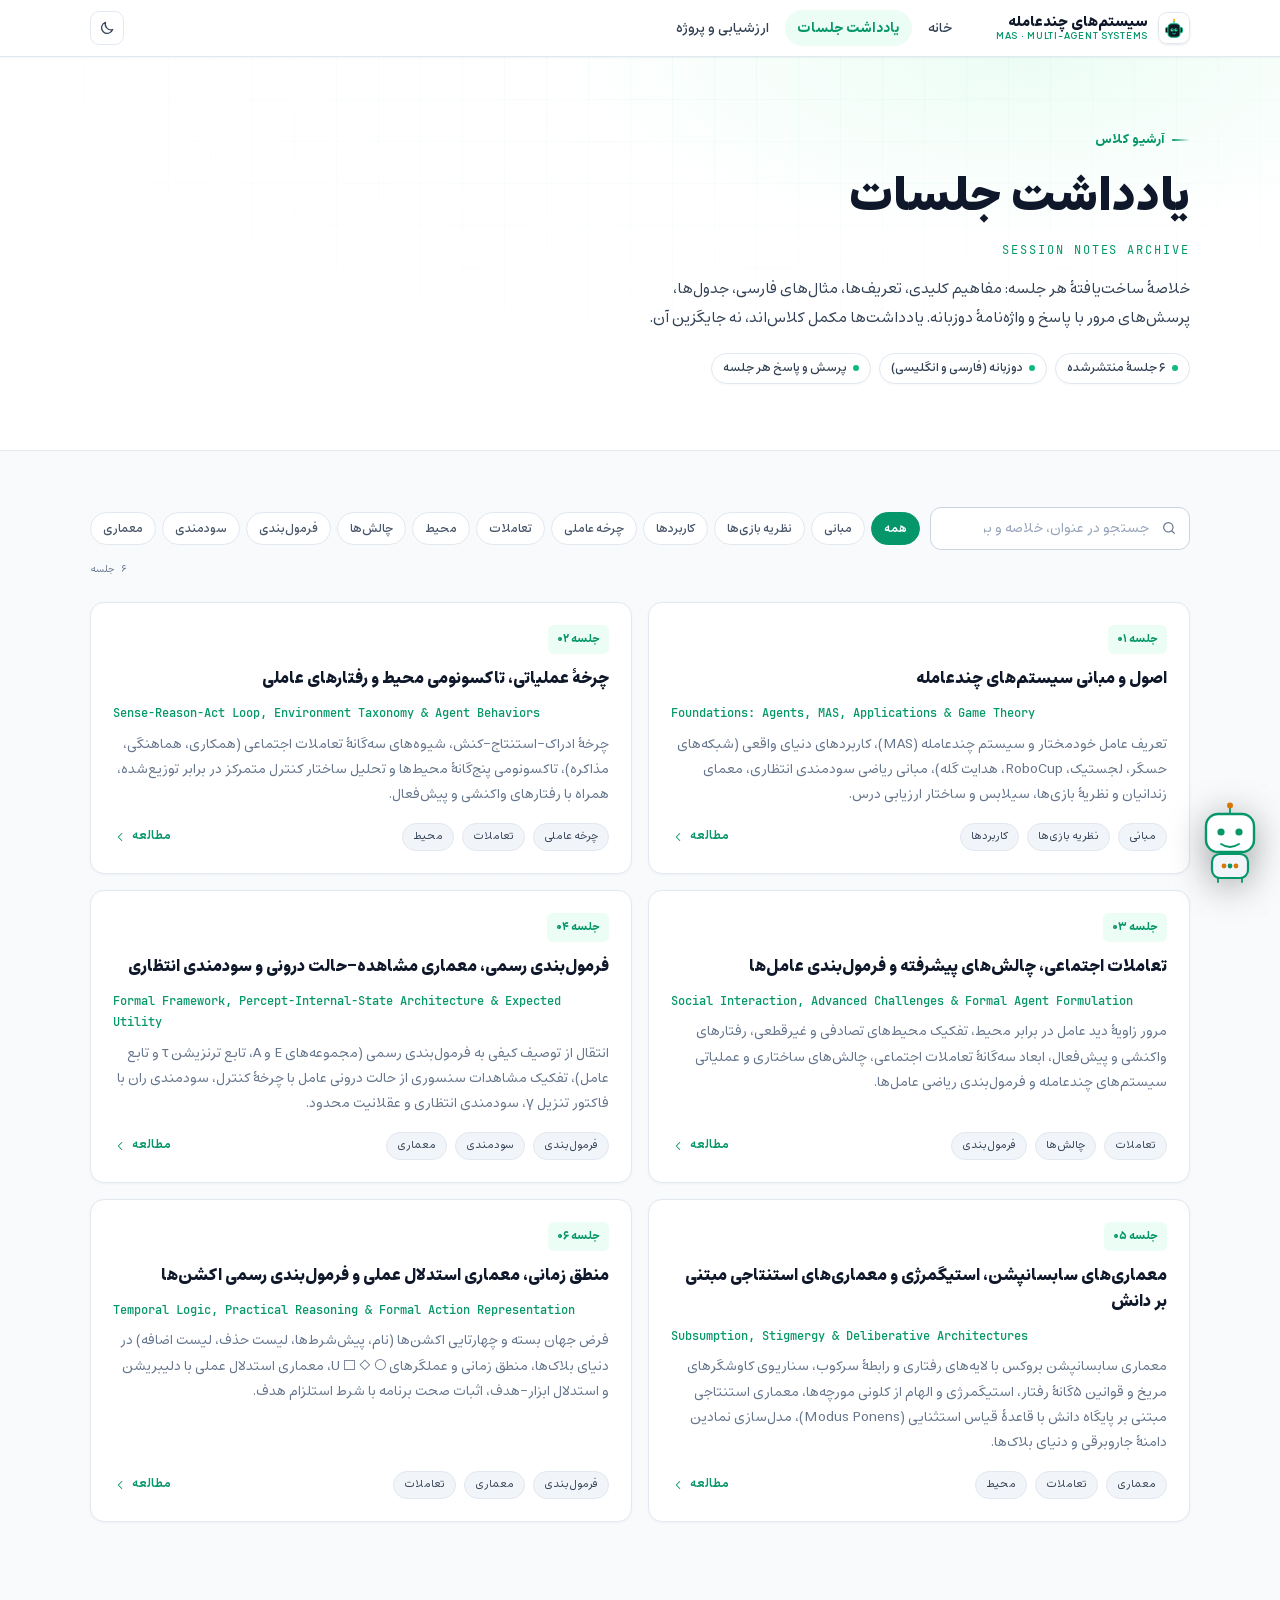
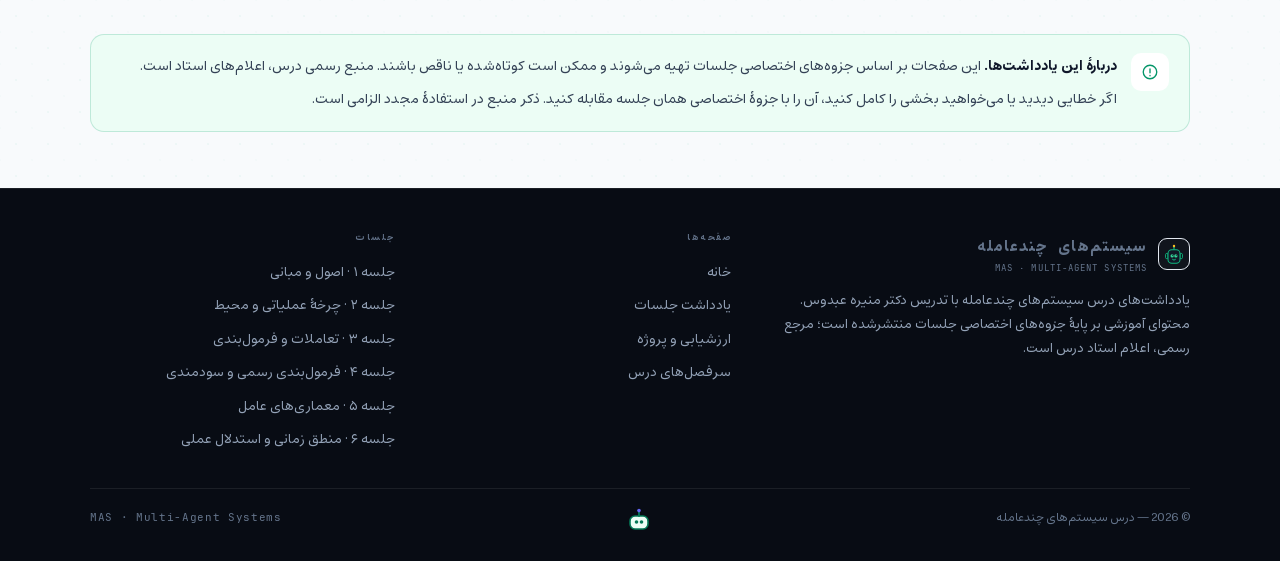
<file: notes.html>
<!doctype html>
<html lang="fa" dir="rtl">
<head>
<meta charset="utf-8">
<meta name="viewport" content="width=device-width, initial-scale=1, viewport-fit=cover">
<title>یادداشت جلسات — سیستم‌های چندعامله</title>
<meta name="description" content="آرشیو یادداشت جلسات درس سیستم‌های چندعامله (Multi-Agent Systems) — دکتر منیره عبدوس. تعریف‌ها، جدول‌ها، پرسش‌های مرور و واژه‌نامهٔ دوزبانهٔ هر جلسه.">
<meta name="theme-color" content="#0b0f17">
<meta property="og:title" content="یادداشت جلسات — سیستم‌های چندعامله">
<meta property="og:description" content="آرشیو یادداشت جلسات درس سیستم‌های چندعامله (MAS).">
<meta property="og:type" content="website">
<script>(function(){try{var t=localStorage.getItem("nlp-theme");if(t==="light"||t==="dark")document.documentElement.setAttribute("data-theme",t);}catch(e){}})();</script>
<link rel="icon" href="assets/img/mas-logo-favicon.svg" type="image/svg+xml">
<link rel="stylesheet" href="assets/css/site.css">
<link rel="stylesheet" href="assets/css/mas-theme.css">
<style>
/* ===== MAS notes archive additions ===== */
.note-card .note-en {
  font-family: var(--mono); font-size: 0.72rem; color: var(--brand-2);
  margin: 2px 0 8px; direction: ltr; text-align: left;
}
.footer-bot { display: inline-flex; align-items: center; }
</style>
</head>
<body>
<a class="skip-link" href="#main">پرش به محتوای اصلی</a>

<header class="site-header">
  <div class="container header-inner">
    <a class="brand" href="index.html" aria-label="صفحهٔ اصلی درس سیستم‌های چندعامله">
      <span class="brand-logo" aria-hidden="true"><img src="assets/img/mas-logo.svg" alt=""></span>
      <span class="brand-text">
        <span class="brand-title">سیستم‌های چندعامله</span>
        <span class="brand-sub">MAS · Multi-Agent Systems</span>
      </span>
    </a>
    <nav class="nav" id="site-nav" data-nav aria-label="ناوبری اصلی">
      <a href="index.html">خانه</a>
      <a href="notes.html" aria-current="page">یادداشت جلسات</a>
      <a href="index.html#grading">ارزشیابی و پروژه</a>
    </nav>
    <div class="header-actions">
      <button class="icon-btn" type="button" data-theme-toggle aria-label="تغییر پوسته" title="تغییر پوسته">
        <svg data-icon-moon viewBox="0 0 24 24" fill="none" stroke="currentColor" stroke-width="1.8" stroke-linecap="round" stroke-linejoin="round" aria-hidden="true"><path d="M20.5 14.2A8.5 8.5 0 0 1 9.8 3.5 8.5 8.5 0 1 0 20.5 14.2Z"/></svg>
        <svg data-icon-sun viewBox="0 0 24 24" fill="none" stroke="currentColor" stroke-width="1.8" stroke-linecap="round" aria-hidden="true" style="display:none"><circle cx="12" cy="12" r="4"/><path d="M12 2v2M12 20v2M4.9 4.9l1.4 1.4M17.7 17.7l1.4 1.4M2 12h2M20 12h2M4.9 19.1l1.4-1.4M17.7 6.3l1.4-1.4"/></svg>
      </button>
      <button class="icon-btn menu-btn" type="button" data-menu-toggle aria-label="باز کردن منو" aria-expanded="false" aria-controls="site-nav">
        <svg viewBox="0 0 24 24" fill="none" stroke="currentColor" stroke-width="1.8" stroke-linecap="round" aria-hidden="true"><path d="M4 7h16M4 12h16M4 17h16"/></svg>
      </button>
    </div>
  </div>
</header>

<main id="main">
  <section class="page-hero">
    <div class="container">
      <div class="eyebrow">آرشیو کلاس</div>
      <h1>یادداشت جلسات</h1>
      <div class="page-en" dir="ltr">Session notes archive</div>
      <p>
        خلاصهٔ ساخت‌یافتهٔ هر جلسه: مفاهیم کلیدی، تعریف‌ها، مثال‌های فارسی، جدول‌ها،
        پرسش‌های مرور با پاسخ و واژه‌نامهٔ دوزبانه. یادداشت‌ها مکمل کلاس‌اند، نه جایگزین آن.
      </p>
      <div class="hero-meta">
        <span class="chip"><span class="dot"></span> ۶ جلسهٔ منتشرشده</span>
        <span class="chip"><span class="dot"></span> دوزبانه (فارسی و انگلیسی)</span>
        <span class="chip"><span class="dot"></span> پرسش و پاسخ هر جلسه</span>
      </div>
    </div>
  </section>

  <section class="section section--tight">
    <div class="container">
      <h2 class="sr-only">فهرست یادداشت‌های منتشرشده</h2>
      <div class="toolbar">
        <div class="search-box">
          <svg viewBox="0 0 24 24" fill="none" stroke="currentColor" stroke-width="1.8" stroke-linecap="round" aria-hidden="true"><circle cx="11" cy="11" r="7"/><path d="m20 20-3.5-3.5"/></svg>
          <input type="search" data-notes-search placeholder="جستجو در عنوان، خلاصه و برچسب‌ها…" aria-label="جستجو در یادداشت‌ها">
        </div>
        <div class="filter-chips" role="group" aria-label="فیلتر بر اساس موضوع">
          <button class="filter-chip" type="button" data-filter="all" aria-pressed="true">همه</button>
          <button class="filter-chip" type="button" data-filter="مبانی" aria-pressed="false">مبانی</button>
          <button class="filter-chip" type="button" data-filter="نظریه بازی‌ها" aria-pressed="false">نظریه بازی‌ها</button>
          <button class="filter-chip" type="button" data-filter="کاربردها" aria-pressed="false">کاربردها</button>
          <button class="filter-chip" type="button" data-filter="چرخه عاملی" aria-pressed="false">چرخه عاملی</button>
          <button class="filter-chip" type="button" data-filter="تعاملات" aria-pressed="false">تعاملات</button>
          <button class="filter-chip" type="button" data-filter="محیط" aria-pressed="false">محیط</button>
          <button class="filter-chip" type="button" data-filter="چالش‌ها" aria-pressed="false">چالش‌ها</button>
          <button class="filter-chip" type="button" data-filter="فرمول‌بندی" aria-pressed="false">فرمول‌بندی</button>
          <button class="filter-chip" type="button" data-filter="سودمندی" aria-pressed="false">سودمندی</button>
          <button class="filter-chip" type="button" data-filter="معماری" aria-pressed="false">معماری</button>
        </div>
        <span class="search-count" data-search-count>۶ جلسه</span>
      </div>

      <div class="note-grid">
<a class="note-card" href="sessions/session-01.html" data-note-card data-tags="مبانی,نظریه بازی‌ها,کاربردها" data-search="اصول و مبانی سیستم‌های چندعامله Foundations Agents MAS Applications Game Theory تعریف عامل خودمختار و سیستم چندعامله، کاربردهای دنیای واقعی از شبکه‌های حسگر تا RoboCup و هدایت گله، سودمندی انتظاری، معمای زندانیان، سیلابس و ارزیابی درس. مبانی نظریه بازی‌ها کاربردها ">
  <div class="note-top">
    <span class="note-num">جلسه ۰۱</span>
  </div>
  <h3>اصول و مبانی سیستم‌های چندعامله</h3>
  <div class="note-en" dir="ltr">Foundations: Agents, MAS, Applications &amp; Game Theory</div>
  <p class="note-summary">تعریف عامل خودمختار و سیستم چندعامله (MAS)، کاربردهای دنیای واقعی (شبکه‌های حسگر، لجستیک، RoboCup، هدایت گله)، مبانی ریاضی سودمندی انتظاری، معمای زندانیان و نظریهٔ بازی‌ها، سیلابس و ساختار ارزیابی درس.</p>
  <div class="note-foot">
    <span class="tag">مبانی</span><span class="tag">نظریه بازی‌ها</span><span class="tag">کاربردها</span>
    <span class="note-arrow">مطالعه <svg viewBox="0 0 24 24" fill="none" stroke="currentColor" stroke-width="1.8" stroke-linecap="round" stroke-linejoin="round" aria-hidden="true"><path d="M15 18l-6-6 6-6"/></svg></span>
  </div>
</a>
<a class="note-card" href="sessions/session-02.html" data-note-card data-tags="چرخه عاملی,تعاملات,محیط" data-search="چرخه عملیاتی تاکسونومی محیط و رفتارهای عاملی Sense-Reason-Act Loop Environment Taxonomy Agent Behaviors چرخه ادراک-استنتاج-کنش، شیوه‌های سه‌گانه تعاملات اجتماعی همکاری هماهنگی مذاکره، تاکسونومی پنج‌گانه محیط‌ها، کنترل متمرکز در برابر توزیع‌شده، رفتارهای واکنشی و پیش‌فعال. چرخه عاملی تعاملات محیط ">
  <div class="note-top">
    <span class="note-num">جلسه ۰۲</span>
  </div>
  <h3>چرخهٔ عملیاتی، تاکسونومی محیط و رفتارهای عاملی</h3>
  <div class="note-en" dir="ltr">Sense-Reason-Act Loop, Environment Taxonomy &amp; Agent Behaviors</div>
  <p class="note-summary">چرخهٔ ادراک-استنتاج-کنش، شیوه‌های سه‌گانهٔ تعاملات اجتماعی (همکاری، هماهنگی، مذاکره)، تاکسونومی پنج‌گانهٔ محیط‌ها و تحلیل ساختار کنترل متمرکز در برابر توزیع‌شده، همراه با رفتارهای واکنشی و پیش‌فعال.</p>
  <div class="note-foot">
    <span class="tag">چرخه عاملی</span><span class="tag">تعاملات</span><span class="tag">محیط</span>
    <span class="note-arrow">مطالعه <svg viewBox="0 0 24 24" fill="none" stroke="currentColor" stroke-width="1.8" stroke-linecap="round" stroke-linejoin="round" aria-hidden="true"><path d="M15 18l-6-6 6-6"/></svg></span>
  </div>
</a>
<a class="note-card" href="sessions/session-03.html" data-note-card data-tags="تعاملات,چالش‌ها,فرمول‌بندی" data-search="تعاملات اجتماعی چالش‌های پیشرفته و فرمول‌بندی عامل‌ها Social Interaction Advanced Challenges Formal Agent Formulation زاویه دید عامل و محیط، محیط‌های تصادفی و غیرقطعی، رفتارهای واکنشی و پیش‌فعال، ابعاد سه‌گانه تعاملات اجتماعی، چالش‌های ساختاری و عملیاتی، فرمول‌بندی ریاضی عامل‌ها و معماری BDI. تعاملات چالش‌ها فرمول‌بندی ">
  <div class="note-top">
    <span class="note-num">جلسه ۰۳</span>
  </div>
  <h3>تعاملات اجتماعی، چالش‌های پیشرفته و فرمول‌بندی عامل‌ها</h3>
  <div class="note-en" dir="ltr">Social Interaction, Advanced Challenges &amp; Formal Agent Formulation</div>
  <p class="note-summary">مرور زاویهٔ دید عامل در برابر محیط، تفکیک محیط‌های تصادفی و غیرقطعی، رفتارهای واکنشی و پیش‌فعال، ابعاد سه‌گانهٔ تعاملات اجتماعی، چالش‌های ساختاری و عملیاتی سیستم‌های چندعامله و فرمول‌بندی ریاضی عامل‌ها.</p>
  <div class="note-foot">
    <span class="tag">تعاملات</span><span class="tag">چالش‌ها</span><span class="tag">فرمول‌بندی</span>
    <span class="note-arrow">مطالعه <svg viewBox="0 0 24 24" fill="none" stroke="currentColor" stroke-width="1.8" stroke-linecap="round" stroke-linejoin="round" aria-hidden="true"><path d="M15 18l-6-6 6-6"/></svg></span>
  </div>
</a>
<a class="note-card" href="sessions/session-04.html" data-note-card data-tags="فرمول‌بندی,سودمندی,معماری" data-search="فرمول‌بندی رسمی معماری مشاهده-حالت درونی و سودمندی انتظاری Formal Framework Percept Internal State Architecture Expected Utility مجموعه حالت‌ها و کنش‌ها، تابع ترنزیشن، معماری تفکیک مشاهده از حالت درونی، چرخه کنترل عامل، سودمندی ران با فاکتور تنزیل، سودمندی انتظاری و عقلانیت محدود. فرمول‌بندی سودمندی معماری ">
  <div class="note-top">
    <span class="note-num">جلسه ۰۴</span>
  </div>
  <h3>فرمول‌بندی رسمی، معماری مشاهده-حالت درونی و سودمندی انتظاری</h3>
  <div class="note-en" dir="ltr">Formal Framework, Percept-Internal-State Architecture &amp; Expected Utility</div>
  <p class="note-summary">انتقال از توصیف کیفی به فرمول‌بندی رسمی (مجموعه‌های E و A، تابع ترنزیشن τ و تابع عامل)، تفکیک مشاهدات سنسوری از حالت درونی عامل با چرخهٔ کنترل، سودمندی ران با فاکتور تنزیل γ، سودمندی انتظاری و عقلانیت محدود.</p>
  <div class="note-foot">
    <span class="tag">فرمول‌بندی</span><span class="tag">سودمندی</span><span class="tag">معماری</span>
    <span class="note-arrow">مطالعه <svg viewBox="0 0 24 24" fill="none" stroke="currentColor" stroke-width="1.8" stroke-linecap="round" stroke-linejoin="round" aria-hidden="true"><path d="M15 18l-6-6 6-6"/></svg></span>
  </div>
</a>
<a class="note-card" href="sessions/session-05.html" data-note-card data-tags="معماری,تعاملات,محیط" data-search="معماری‌های سابسانپشن استیگمرژی و معماری‌های استنتاجی مبتنی بر دانش Subsumption Stigmergy Deliberative Architecture Knowledge Base معماری سابسانپشن بروکس با لایه‌های رفتاری و رابطه سرکوب، سناریوی کاوشگرهای مریخ و قوانین ۵گانه، استیگمرژی و الهام از کلونی مورچه‌ها، معماری استنتاجی مبتنی بر پایگاه دانش با قیاس استثنایی، مدل‌سازی نمادین دامنه جاروبرقی و دنیای بلاک‌ها. معماری تعاملات محیط ">
  <div class="note-top">
    <span class="note-num">جلسه ۰۵</span>
  </div>
  <h3>معماری‌های سابسانپشن، استیگمرژی و معماری‌های استنتاجی مبتنی بر دانش</h3>
  <div class="note-en" dir="ltr">Subsumption, Stigmergy &amp; Deliberative Architectures</div>
  <p class="note-summary">معماری سابسانپشن بروکس با لایه‌های رفتاری و رابطهٔ سرکوب، سناریوی کاوشگرهای مریخ و قوانین ۵‌گانهٔ رفتار، استیگمرژی و الهام از کلونی مورچه‌ها، معماری استنتاجی مبتنی بر پایگاه دانش با قاعدهٔ قیاس استثنایی (Modus Ponens)، مدل‌سازی نمادین دامنهٔ جاروبرقی و دنیای بلاک‌ها.</p>
  <div class="note-foot">
    <span class="tag">معماری</span><span class="tag">تعاملات</span><span class="tag">محیط</span>
    <span class="note-arrow">مطالعه <svg viewBox="0 0 24 24" fill="none" stroke="currentColor" stroke-width="1.8" stroke-linecap="round" stroke-linejoin="round" aria-hidden="true"><path d="M15 18l-6-6 6-6"/></svg></span>
  </div>
</a>
<a class="note-card" href="sessions/session-06.html" data-note-card data-tags="فرمول‌بندی,معماری,تعاملات" data-search="منطق زمانی معماری استدلال عملی و فرمول‌بندی رسمی اکشن‌ها Temporal Logic Practical Reasoning Formal Action Representation فرض جهان بسته، چهارتایی اکشن‌ها با لیست‌های پیش‌شرط حذف و اضافه در دنیای بلاک‌ها، عملگرهای منطق زمانی ○ ◇ □ و U، کنترل‌کننده منابع مشترک، دلیبریشن و استدلال ابزار-هدف، اثبات صحت برنامه و استلزام هدف. فرمول‌بندی معماری تعاملات ">
  <div class="note-top">
    <span class="note-num">جلسه ۰۶</span>
  </div>
  <h3>منطق زمانی، معماری استدلال عملی و فرمول‌بندی رسمی اکشن‌ها</h3>
  <div class="note-en" dir="ltr">Temporal Logic, Practical Reasoning &amp; Formal Action Representation</div>
  <p class="note-summary">فرض جهان بسته و چهارتایی اکشن‌ها (نام، پیش‌شرط‌ها، لیست حذف، لیست اضافه) در دنیای بلاک‌ها، منطق زمانی و عملگرهای ○ ◇ □ U، معماری استدلال عملی با دلیبریشن و استدلال ابزار-هدف، اثبات صحت برنامه با شرط استلزام هدف.</p>
  <div class="note-foot">
    <span class="tag">فرمول‌بندی</span><span class="tag">معماری</span><span class="tag">تعاملات</span>
    <span class="note-arrow">مطالعه <svg viewBox="0 0 24 24" fill="none" stroke="currentColor" stroke-width="1.8" stroke-linecap="round" stroke-linejoin="round" aria-hidden="true"><path d="M15 18l-6-6 6-6"/></svg></span>
  </div>
</a>
      </div>

      <div class="note-empty" data-note-empty>
        یادداشتی با این جستجو پیدا نشد. عبارت دیگری را امتحان کنید.
      </div>

    </div>
  </section>

  <section class="section section--tight">
    <div class="container">
      <div class="notice">
        <div class="notice-icon"><svg viewBox="0 0 24 24" fill="none" stroke="currentColor" stroke-width="1.8" stroke-linecap="round" stroke-linejoin="round" aria-hidden="true"><circle cx="12" cy="12" r="9"/><path d="M12 8v5M12 16.5v.5"/></svg></div>
        <div>
          <p><strong>دربارهٔ این یادداشت‌ها.</strong> این صفحات بر اساس جزوه‌های اختصاصی جلسات تهیه می‌شوند و ممکن است کوتاه‌شده یا ناقص باشند. منبع رسمی درس، اعلام‌های استاد است.</p>
          <p>اگر خطایی دیدید یا می‌خواهید بخشی را کامل کنید، آن را با جزوهٔ اختصاصی همان جلسه مقابله کنید. ذکر منبع در استفادهٔ مجدد الزامی است.</p>
        </div>
      </div>
    </div>
  </section>
</main>

<footer class="site-footer">
  <div class="container">
    <div class="footer-grid">
      <div>
        <a class="footer-brand" href="index.html">
          <span class="brand-logo" aria-hidden="true"><img src="assets/img/mas-logo.svg" alt=""></span>
          <span><strong>سیستم‌های چندعامله</strong><span>MAS · Multi-Agent Systems</span></span>
        </a>
        <p>یادداشت‌های درس سیستم‌های چندعامله با تدریس دکتر منیره عبدوس. محتوای آموزشی بر پایهٔ جزوه‌های اختصاصی جلسات منتشرشده است؛ مرجع رسمی، اعلام استاد درس است.</p>
      </div>
      <div class="footer-col">
        <h3>صفحه‌ها</h3>
        <a href="index.html">خانه</a>
        <a href="notes.html">یادداشت جلسات</a>
        <a href="index.html#grading">ارزشیابی و پروژه</a>
        <a href="index.html#syllabus">سرفصل‌های درس</a>
      </div>
      <div class="footer-col">
        <h3>جلسات</h3>
        <a href="sessions/session-01.html">جلسه ۱ · اصول و مبانی</a>
        <a href="sessions/session-02.html">جلسه ۲ · چرخهٔ عملیاتی و محیط</a>
        <a href="sessions/session-03.html">جلسه ۳ · تعاملات و فرمول‌بندی</a>
        <a href="sessions/session-04.html">جلسه ۴ · فرمول‌بندی رسمی و سودمندی</a>
        <a href="sessions/session-05.html">جلسه ۵ · معماری‌های عامل</a>
        <a href="sessions/session-06.html">جلسه ۶ · منطق زمانی و استدلال عملی</a>
      </div>
    </div>
    <div class="footer-bottom">
      <span>© <span data-year>2026</span> — درس سیستم‌های چندعامله</span>
      <span class="footer-bot" aria-hidden="true">
        <svg width="26" height="26" viewBox="0 0 26 26" fill="none">
          <rect x="4" y="9" width="18" height="13" rx="5" fill="var(--brand-soft)" stroke="var(--brand-2)" stroke-width="1.6"/>
          <circle cx="10.5" cy="15" r="1.8" fill="var(--brand-2)"/>
          <circle cx="15.5" cy="15" r="1.8" fill="var(--brand-2)"/>
          <line x1="13" y1="5" x2="13" y2="9" stroke="var(--brand-2)" stroke-width="1.6" stroke-linecap="round"/>
          <circle cx="13" cy="3.6" r="1.8" fill="var(--violet)"/>
        </svg>
      </span>
      <span class="mono">MAS · Multi-Agent Systems</span>
    </div>
  </div>
</footer>

<script src="assets/js/mas-fun.js" defer></script>
<script src="assets/js/site.js" defer></script>
</body>
</html>
</file>
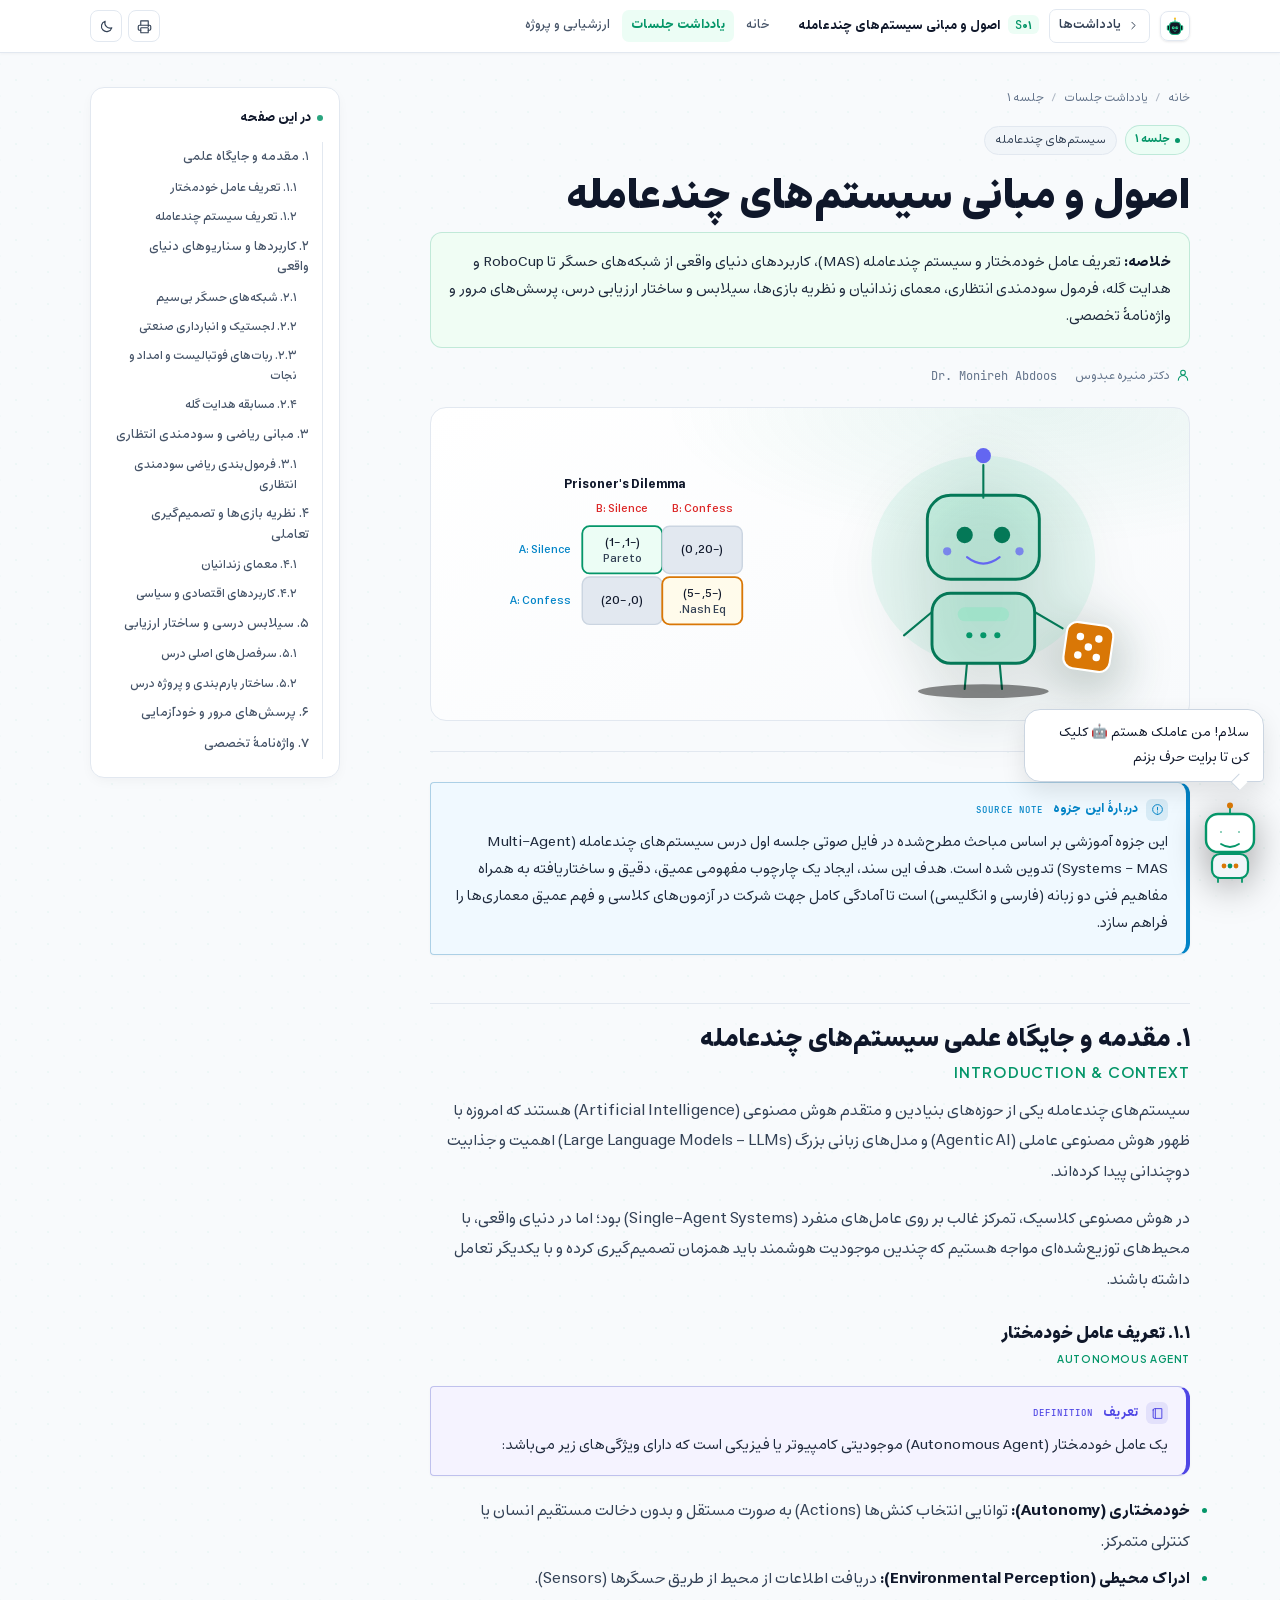
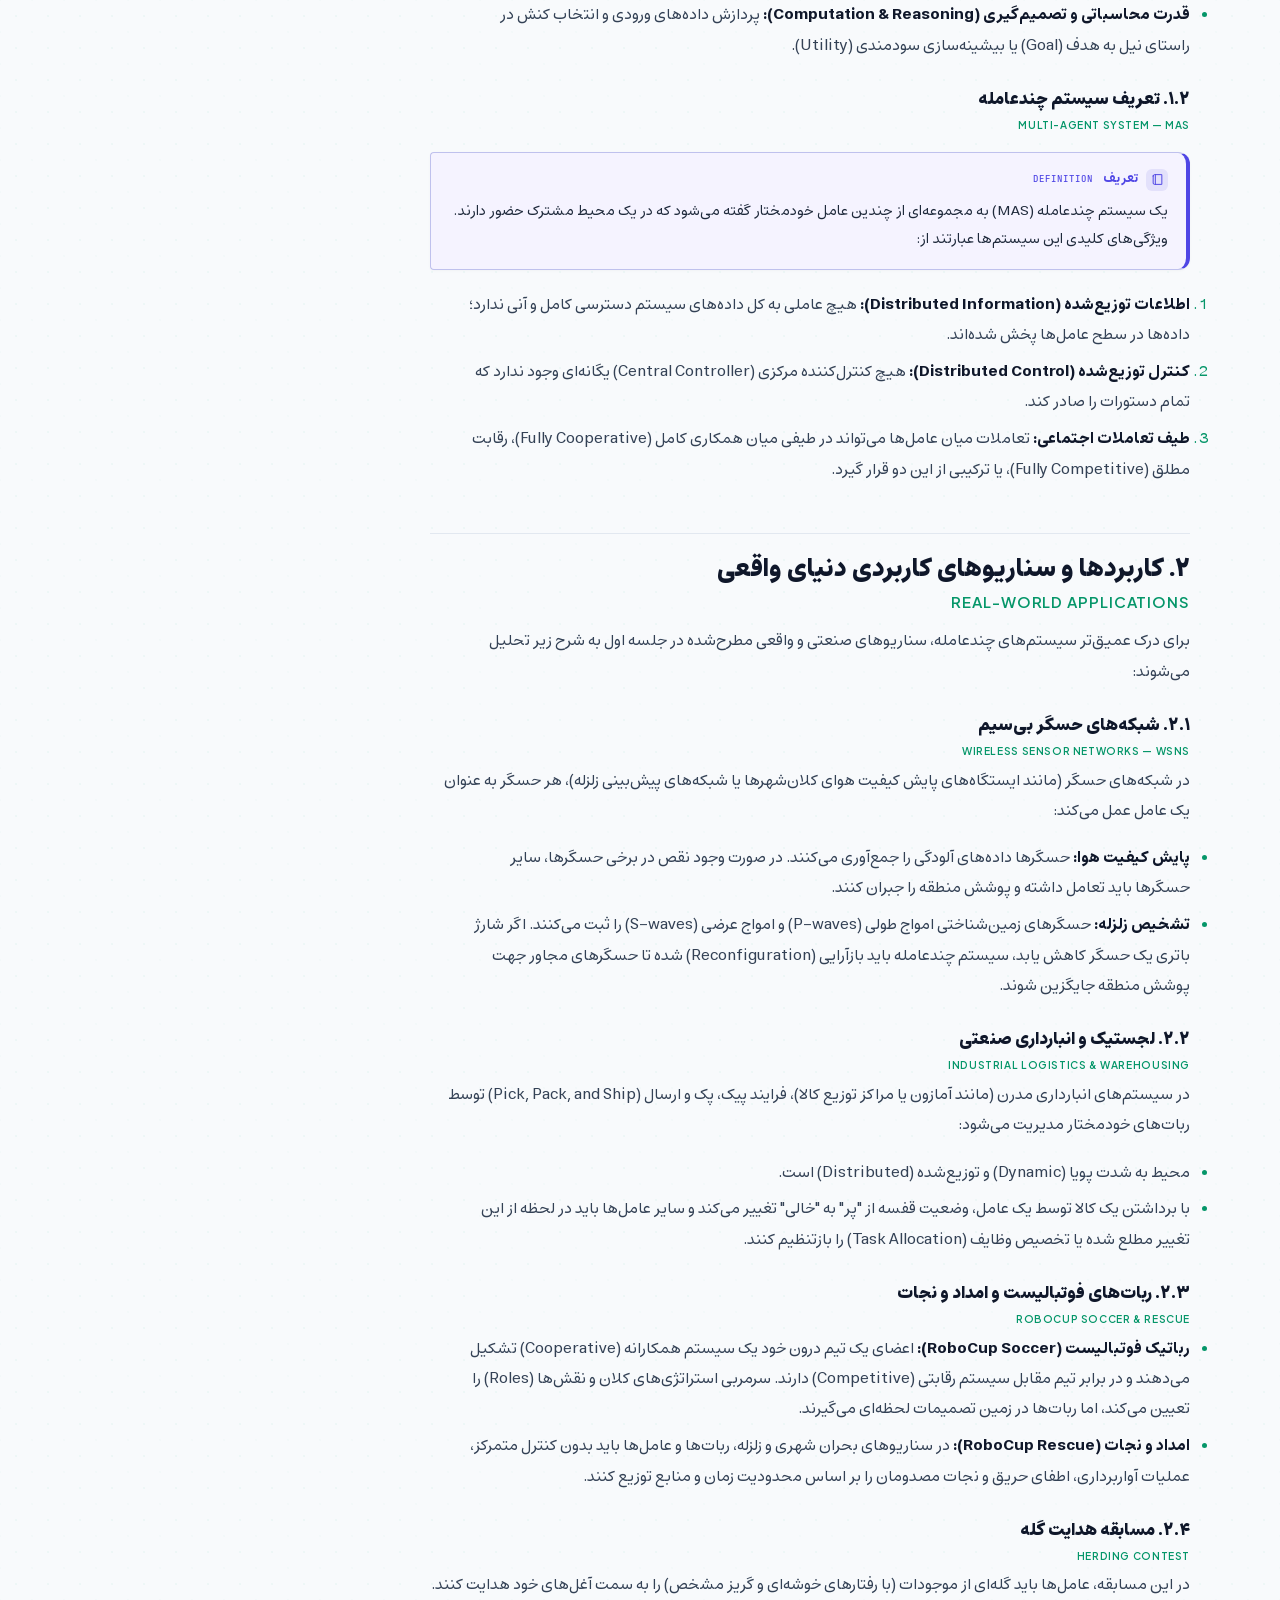
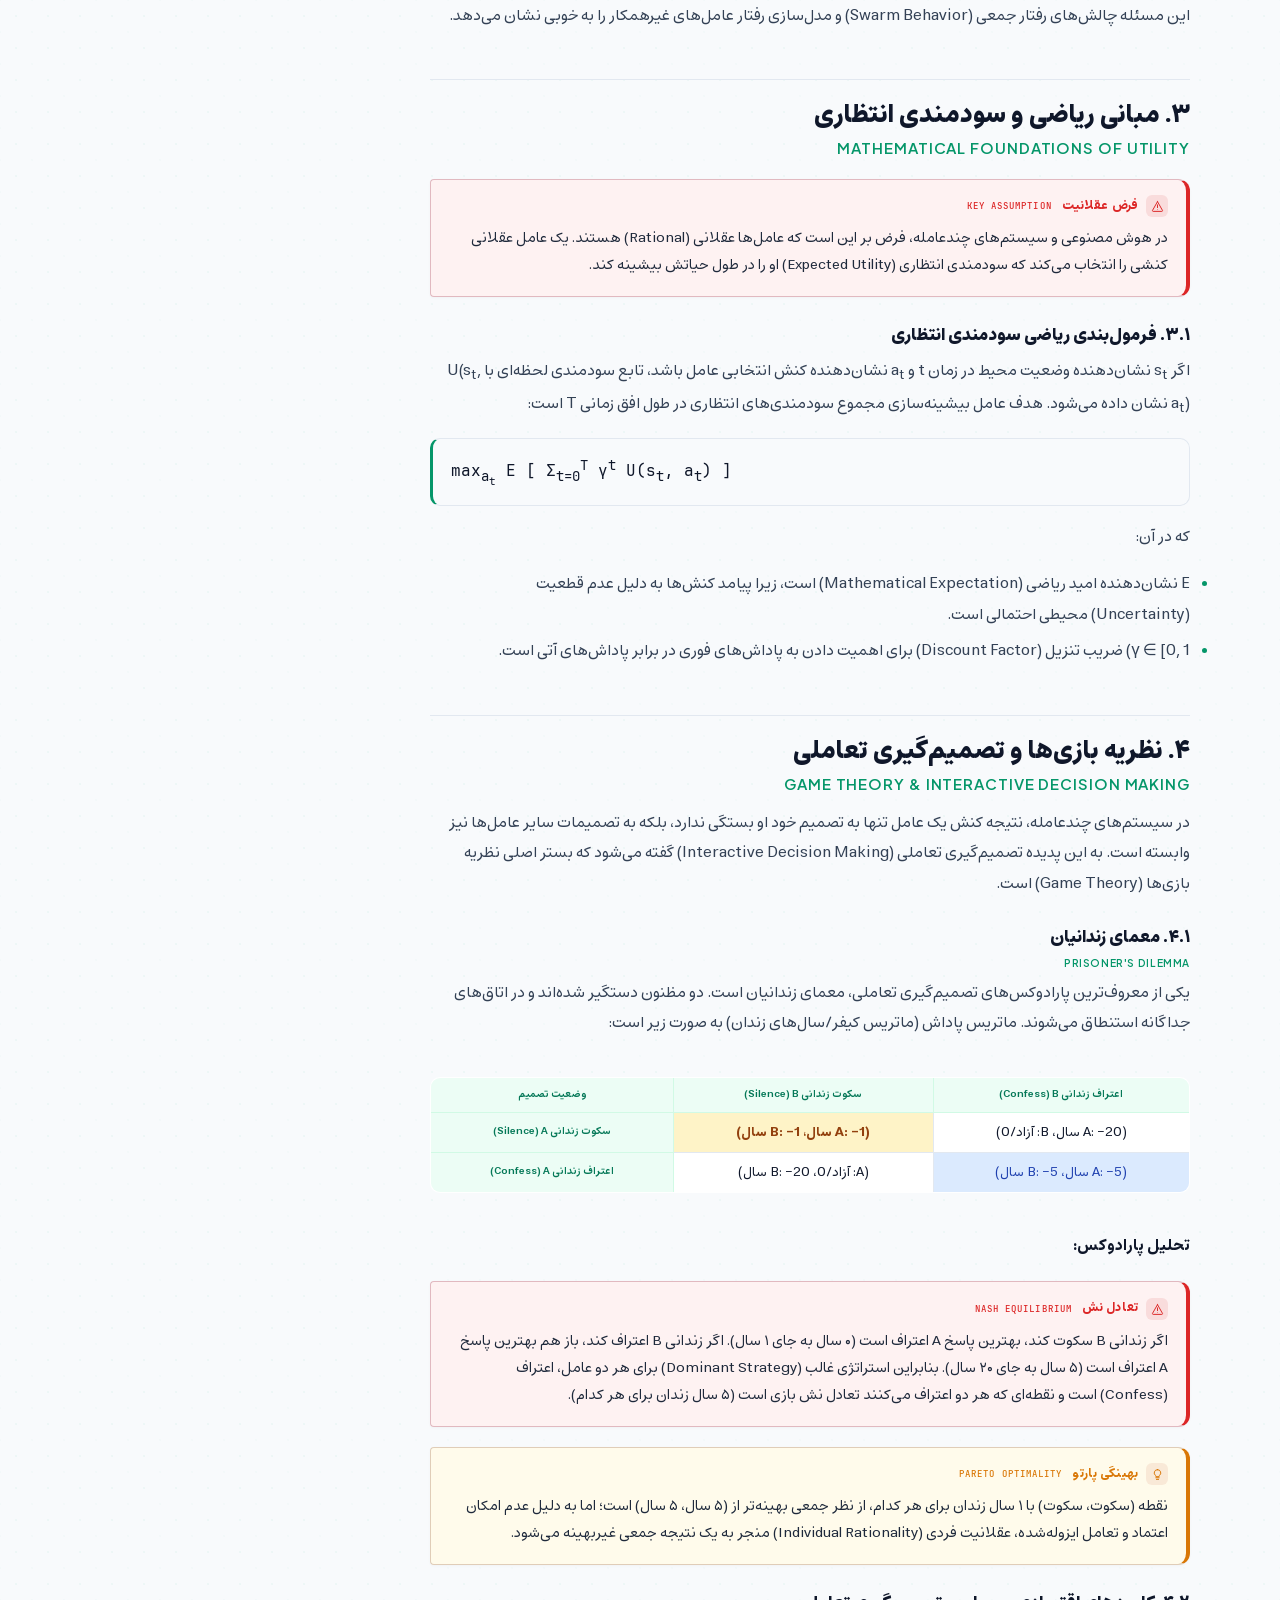
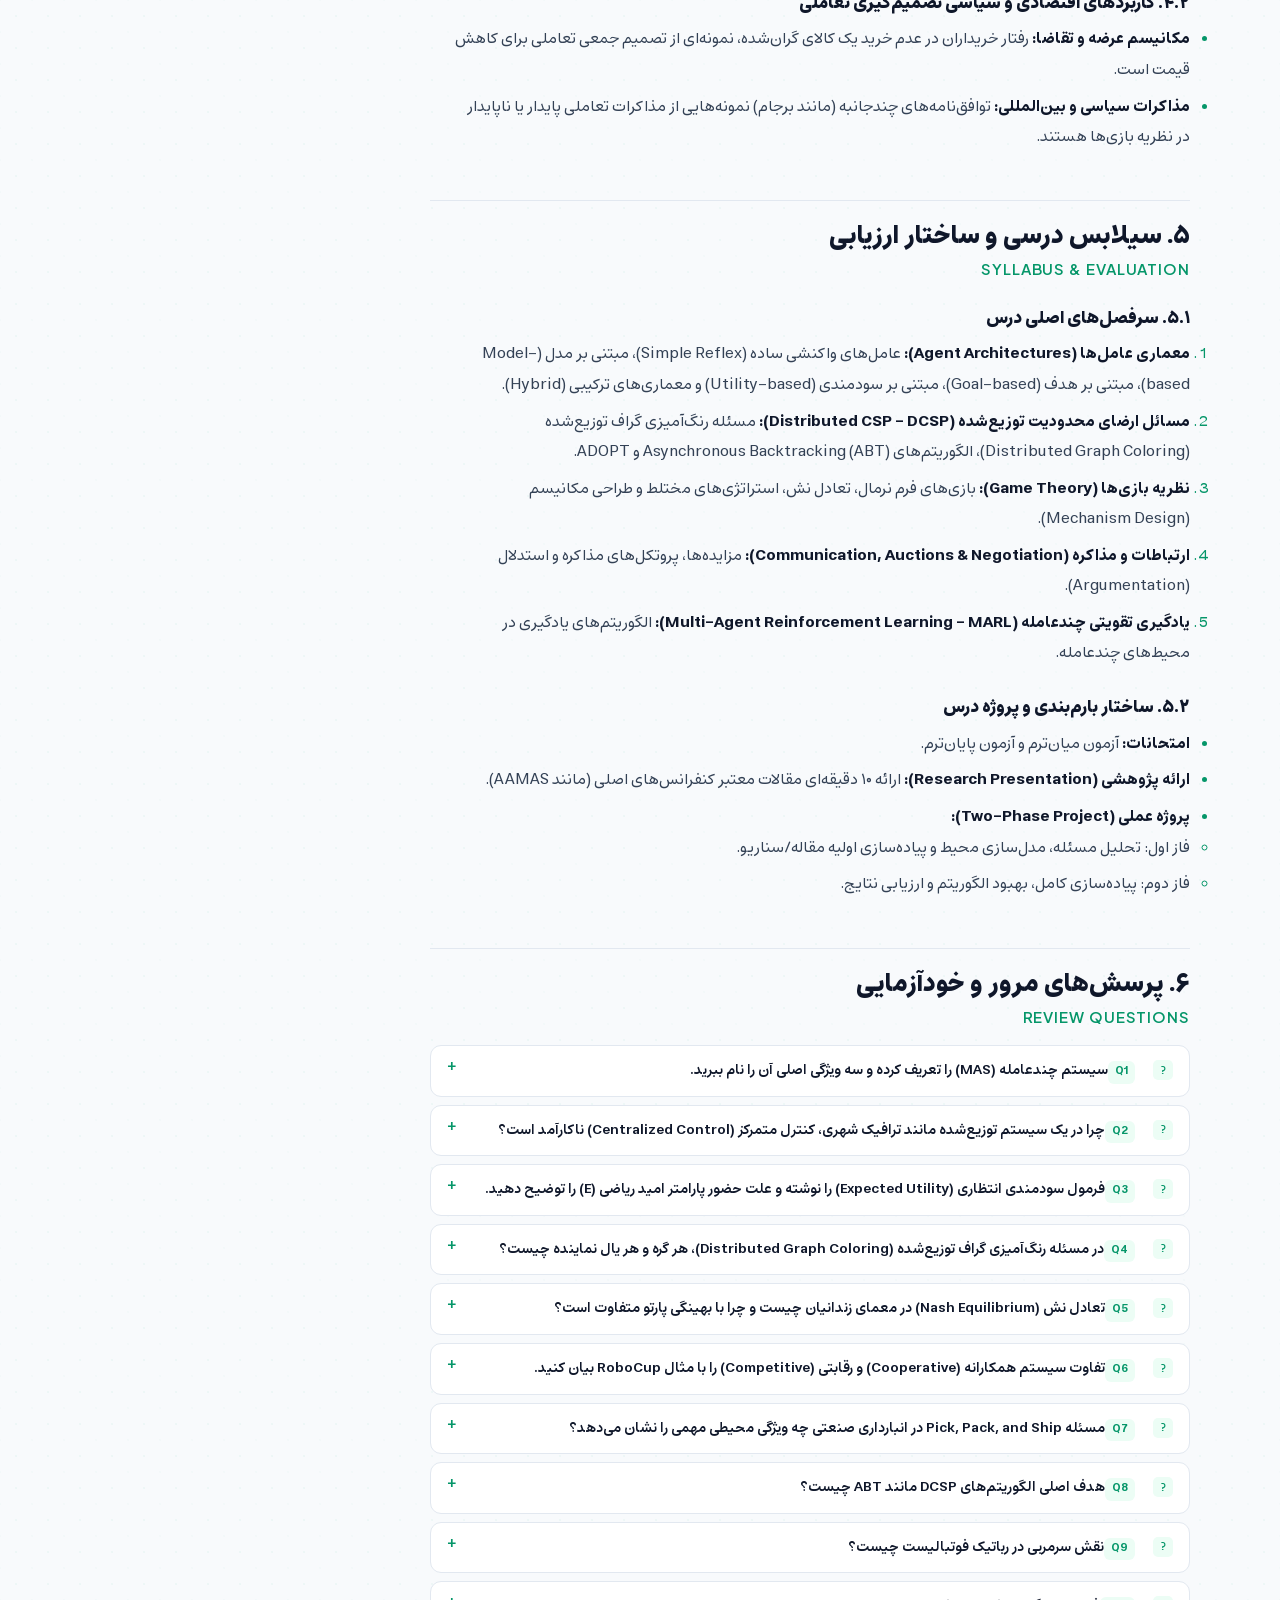
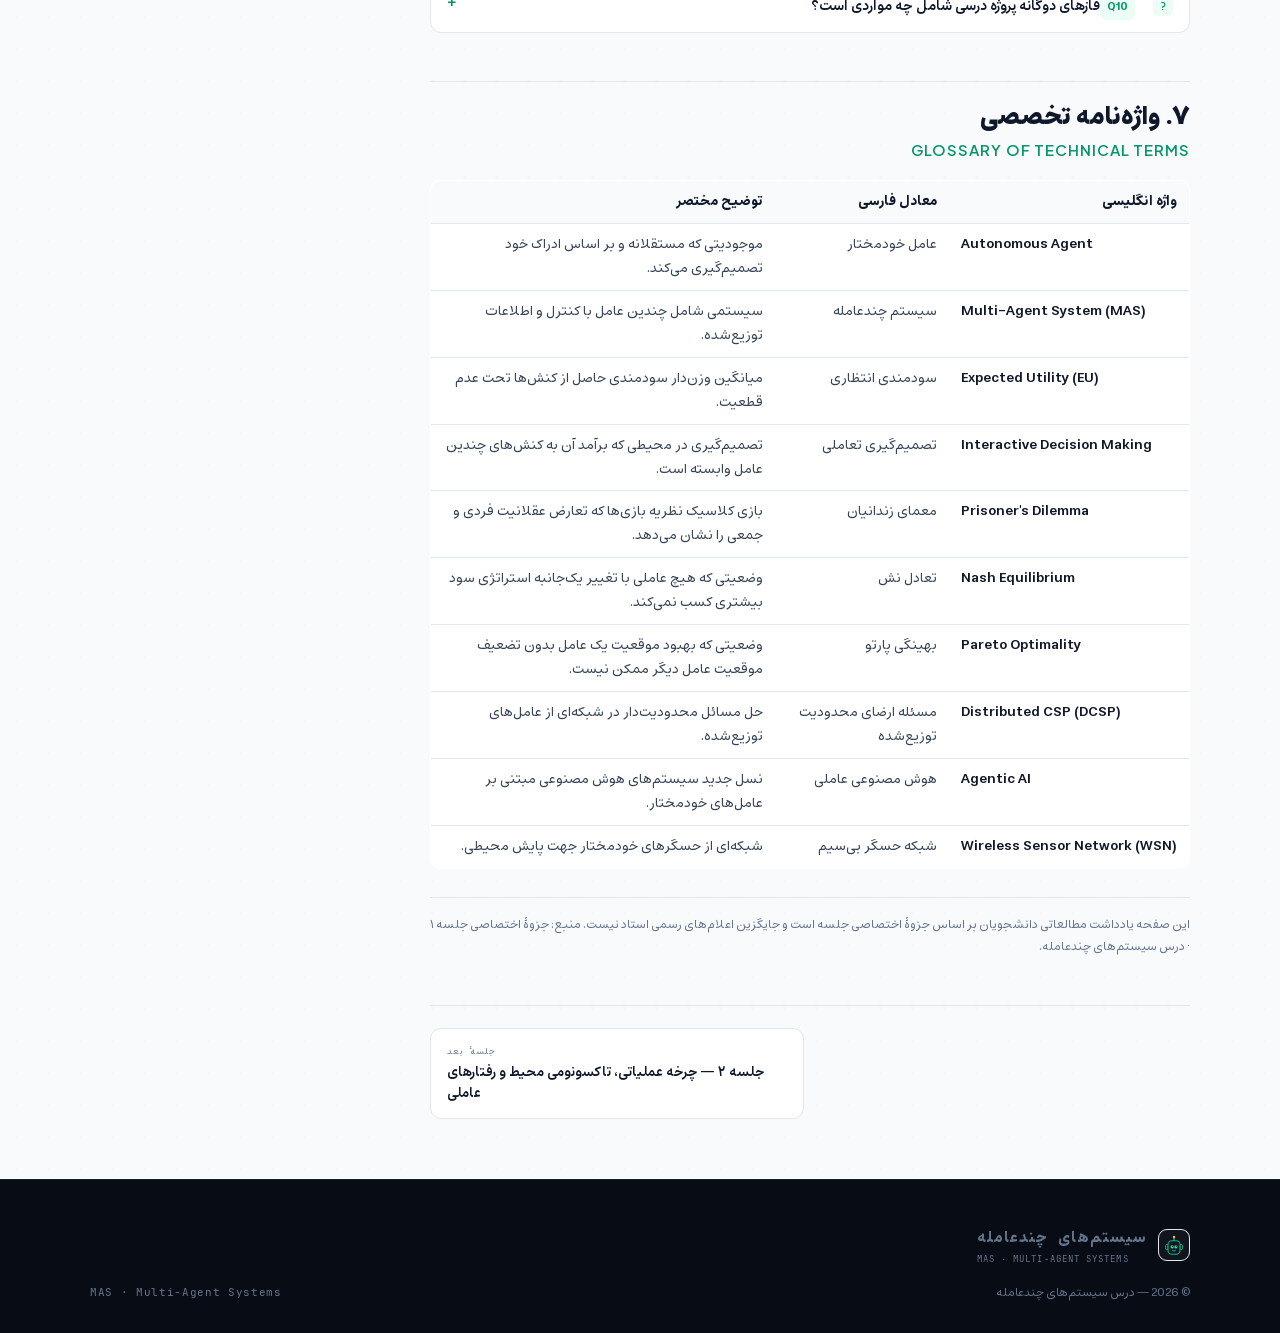
<file: sessions/session-01.html>
<!doctype html>
<html lang="fa" dir="rtl">
<head>
<meta charset="utf-8">
<meta name="viewport" content="width=device-width, initial-scale=1, viewport-fit=cover">
<title>جلسه ۱ · اصول و مبانی سیستم‌های چندعامله — سیستم‌های چندعامله</title>
<meta name="description" content="تعریف عامل خودمختار و سیستم چندعامله، کاربردهای دنیای واقعی (شبکه‌های حسگر، لجستیک، RoboCup، هدایت گله)، سودمندی انتظاری، معمای زندانیان و نظریه بازی‌ها، سیلابس و ارزیابی درس، پرسش‌های مرور و واژه‌نامهٔ تخصصی.">
<meta name="theme-color" content="#0b0f17">
<script>(function(){try{var t=localStorage.getItem("nlp-theme");if(t==="light"||t==="dark")document.documentElement.setAttribute("data-theme",t);}catch(e){}})();</script>
<link rel="icon" href="../assets/img/mas-logo-favicon.svg" type="image/svg+xml">
<link rel="stylesheet" href="../assets/css/site.css">
<link rel="stylesheet" href="../assets/css/mas-theme.css">
<style>
/* ===== MAS session page additions (session-01) ===== */
.session-visual {
  display: grid;
  grid-template-columns: minmax(0, 1fr) minmax(0, 1fr);
  gap: 22px;
  align-items: center;
  margin: 20px 0 4px;
  padding: 22px 20px;
  background:
    radial-gradient(90% 80% at 80% 0%, rgba(52, 211, 153, 0.14) 0%, transparent 55%),
    radial-gradient(70% 70% at 0% 100%, rgba(16, 185, 129, 0.10) 0%, transparent 60%),
    linear-gradient(150deg, var(--surface-2), var(--surface));
  border: 1px solid var(--line);
  border-radius: 16px;
}
.session-visual .payoff-mini svg { width: 100%; height: auto; max-width: 300px; display: block; margin-inline: auto; }
@media (max-width: 760px) {
  .session-visual { grid-template-columns: minmax(0, 1fr); gap: 10px; }
}
.qa-num {
  display: inline-block; margin-inline-end: 8px; padding: 2px 7px;
  border-radius: 6px; background: var(--brand-soft); color: var(--brand);
  font-family: var(--font); font-size: 0.76em; font-weight: 700; letter-spacing: normal;
}
</style>
</head>
<body>
<a class="skip-link" href="#main">پرش به محتوای اصلی</a>
<div class="read-progress" data-read-progress aria-hidden="true"><span></span></div>

<header class="session-topbar">
  <div class="container inner">
    <a class="brand-logo brand-logo--sm" href="../index.html" aria-label="صفحه اصلی"><img src="../assets/img/mas-logo.svg" alt=""></a>
    <a class="back" href="../notes.html"><svg viewBox="0 0 24 24" fill="none" stroke="currentColor" stroke-width="1.8" stroke-linecap="round" stroke-linejoin="round" aria-hidden="true"><path d="M9 18l6-6-6-6"/></svg><span>یادداشت‌ها</span></a>
    <div class="bar-title"><span class="mono">S۰۱</span>اصول و مبانی سیستم‌های چندعامله</div>
    <nav class="topbar-nav" aria-label="ناوبری اصلی">
      <a href="../index.html">خانه</a>
      <a href="../notes.html" aria-current="page">یادداشت جلسات</a>
      <a href="../index.html#grading">ارزشیابی و پروژه</a>
    </nav>
    <div class="actions">
      <button class="icon-btn" type="button" data-print aria-label="چاپ صفحه" title="چاپ صفحه"><svg viewBox="0 0 24 24" fill="none" stroke="currentColor" stroke-width="1.8" stroke-linecap="round" stroke-linejoin="round" aria-hidden="true"><path d="M6 9V3h12v9"/><path d="M6 18H4a2 2 0 0 1-2-2v-4a2 2 0 0 1 2-2h16a2 2 0 0 1 2 2v4a2 2 0 0 1-2 2h-2"/><rect x="6" y="14" width="12" height="8" rx="1"/></svg></button>
      <button class="icon-btn" type="button" data-theme-toggle aria-label="تغییر پوسته" title="تغییر پوسته"><svg data-icon-moon viewBox="0 0 24 24" fill="none" stroke="currentColor" stroke-width="1.8" stroke-linecap="round" stroke-linejoin="round" aria-hidden="true"><path d="M20.5 14.2A8.5 8.5 0 0 1 9.8 3.5 8.5 8.5 0 1 0 20.5 14.2Z"/></svg><svg data-icon-sun viewBox="0 0 24 24" fill="none" stroke="currentColor" stroke-width="1.8" stroke-linecap="round" aria-hidden="true" style="display:none"><circle cx="12" cy="12" r="4"/><path d="M12 2v2M12 20v2M4.9 4.9l1.4 1.4M17.7 17.7l1.4 1.4M2 12h2M20 12h2M4.9 19.1l1.4-1.4M17.7 6.3l1.4-1.4"/></svg></button>
    </div>
  </div>
</header>

<main id="main" class="container">
  <div class="session-layout">
    <article class="session-main">
      <header class="session-hero">
        <nav class="breadcrumb" aria-label="مسیر">
          <a href="../index.html">خانه</a><span class="sep">/</span>
          <a href="../notes.html">یادداشت جلسات</a><span class="sep">/</span>
          <span>جلسه ۱</span>
        </nav>
        <div class="session-kicker">
          <span class="badge badge--live">جلسه ۱</span>
          <span class="tag tag--brand">سیستم‌های چندعامله</span>
        </div>
        <h1>اصول و مبانی سیستم‌های چندعامله</h1>
        <div class="session-summary"><strong>خلاصه: </strong>تعریف عامل خودمختار و سیستم چندعامله (MAS)، کاربردهای دنیای واقعی از شبکه‌های حسگر تا RoboCup و هدایت گله، فرمول سودمندی انتظاری، معمای زندانیان و نظریه بازی‌ها، سیلابس و ساختار ارزیابی درس، پرسش‌های مرور و واژه‌نامهٔ تخصصی.</div>
        <div class="session-meta"><span><svg viewBox="0 0 24 24" fill="none" stroke="currentColor" stroke-width="1.8" stroke-linecap="round" stroke-linejoin="round" aria-hidden="true"><circle cx="12" cy="8" r="4"/><path d="M4 21a8 8 0 0 1 16 0"/></svg><span>دکتر منیره عبدوس</span></span><span class="mono" dir="ltr">Dr. Monireh Abdoos</span></div>

        <div class="session-visual" aria-hidden="true">
          <div class="hero-bot">
            <svg viewBox="0 0 240 230" fill="none" role="presentation">
              <ellipse class="bot-glow" cx="110" cy="112" rx="96" ry="90" fill="rgba(52,211,153,.09)"/>
              <g class="bot-antenna">
                <line x1="110" y1="58" x2="110" y2="30" stroke="var(--brand-2)" stroke-width="3" stroke-linecap="round"/>
                <circle cx="110" cy="22" r="6.5" fill="var(--violet)"/>
              </g>
              <rect x="62" y="56" width="96" height="72" rx="20" fill="rgba(52,211,153,.13)" stroke="var(--brand-2)" stroke-width="2.5"/>
              <g class="bot-eye">
                <circle cx="94" cy="90" r="7" fill="var(--brand-2)"/>
                <circle cx="126" cy="90" r="7" fill="var(--brand-2)"/>
              </g>
              <circle cx="79" cy="104" r="3.5" fill="var(--violet)" opacity=".75"/>
              <circle cx="141" cy="104" r="3.5" fill="var(--violet)" opacity=".75"/>
              <path d="M96 109q14 11 28 0" stroke="var(--violet)" stroke-width="3" stroke-linecap="round"/>
              <rect x="66" y="140" width="88" height="60" rx="16" fill="rgba(52,211,153,.13)" stroke="var(--brand-2)" stroke-width="2.5"/>
              <rect x="88" y="152" width="44" height="12" rx="6" fill="rgba(110,231,183,.3)"/>
              <circle cx="98" cy="176" r="2.6" fill="var(--brand)"/>
              <circle cx="110" cy="176" r="2.6" fill="var(--brand)"/>
              <circle cx="122" cy="176" r="2.6" fill="var(--brand)"/>
              <path d="M66 156 42 176" stroke="var(--brand-2)" stroke-width="8" stroke-linecap="round"/>
              <path d="M154 156 178 170" stroke="var(--brand-2)" stroke-width="8" stroke-linecap="round"/>
              <g transform="rotate(8 200 186)">
                <rect x="180" y="166" width="40" height="40" rx="9" fill="var(--warn)" stroke="var(--surface)" stroke-width="1.8"/>
                <circle cx="192" cy="178" r="3.2" fill="var(--surface)"/>
                <circle cx="208" cy="178" r="3.2" fill="var(--surface)"/>
                <circle cx="192" cy="194" r="3.2" fill="var(--surface)"/>
                <circle cx="208" cy="194" r="3.2" fill="var(--surface)"/>
                <circle cx="200" cy="186" r="3.2" fill="var(--surface)"/>
              </g>
              <line x1="96" y1="200" x2="94" y2="222" stroke="var(--brand-2)" stroke-width="8" stroke-linecap="round"/>
              <line x1="124" y1="200" x2="126" y2="222" stroke="var(--brand-2)" stroke-width="8" stroke-linecap="round"/>
              <ellipse class="bot-shadow" cx="110" cy="224" rx="56" ry="6" fill="rgba(0,0,0,.45)"/>
            </svg>
          </div>
          <div class="payoff-mini">
            <svg viewBox="0 0 330 210" fill="none" role="presentation">
              <text x="165" y="22" text-anchor="middle" font-family="JetBrains Mono, monospace" style="font-size:14px;font-weight:700" fill="var(--ink)">Prisoner&#39;s Dilemma</text>
              <text x="162" y="48" text-anchor="middle" font-family="JetBrains Mono, monospace" font-size="12" font-weight="600" fill="var(--bad)">B: Silence</text>
              <text x="250" y="48" text-anchor="middle" font-family="JetBrains Mono, monospace" font-size="12" font-weight="600" fill="var(--bad)">B: Confess</text>
              <text x="106" y="94" text-anchor="end" style="direction:ltr;unicode-bidi:isolate" font-family="JetBrains Mono, monospace" font-size="12" font-weight="600" fill="var(--cyan)">A: Silence</text>
              <text x="106" y="150" text-anchor="end" style="direction:ltr;unicode-bidi:isolate" font-family="JetBrains Mono, monospace" font-size="12" font-weight="600" fill="var(--cyan)">A: Confess</text>
              <rect x="118" y="64" width="88" height="52" rx="8" fill="var(--brand-soft)" stroke="var(--brand)" stroke-width="2"/>
              <text x="162" y="86" text-anchor="middle" font-family="JetBrains Mono, monospace" font-size="12.5" font-weight="600" fill="var(--ink)">(-1, -1)</text>
              <text x="162" y="103" text-anchor="middle" font-family="JetBrains Mono, monospace" font-size="12" font-weight="600" fill="var(--ink-2)">Pareto</text>
              <rect x="206" y="64" width="88" height="52" rx="8" fill="var(--surface-3)" stroke="var(--line-2)" stroke-width="1.6"/>
              <text x="250" y="94" text-anchor="middle" font-family="JetBrains Mono, monospace" font-size="12.5" font-weight="600" fill="var(--ink)">(-20, 0)</text>
              <rect x="118" y="120" width="88" height="52" rx="8" fill="var(--surface-3)" stroke="var(--line-2)" stroke-width="1.6"/>
              <text x="162" y="150" text-anchor="middle" font-family="JetBrains Mono, monospace" font-size="12.5" font-weight="600" fill="var(--ink)">(0, -20)</text>
              <rect x="206" y="120" width="88" height="52" rx="8" fill="var(--warn-soft)" stroke="var(--warn)" stroke-width="2"/>
              <text x="250" y="142" text-anchor="middle" font-family="JetBrains Mono, monospace" font-size="12.5" font-weight="600" fill="var(--ink)">(-5, -5)</text>
              <text x="250" y="159" text-anchor="middle" font-family="JetBrains Mono, monospace" font-size="12" font-weight="600" fill="var(--ink-2)">Nash Eq.</text>
            </svg>
          </div>
        </div>
      </header>

      <details class="toc-mobile"><summary>فهرست مطالب</summary><ol>
<li><a href="#۱-مقدمه-و-جایگاه-علمی-introduction-context">۱. مقدمه و جایگاه علمی</a></li>
<li class="toc-sub"><a href="#۱-۱-تعریف-عامل-خودمختار-autonomous-agent">۱.۱. تعریف عامل خودمختار</a></li>
<li class="toc-sub"><a href="#۱-۲-تعریف-سیستم-چندعامله-multi-agent-system">۱.۲. تعریف سیستم چندعامله</a></li>
<li><a href="#۲-کاربردها-و-سناریوهای-دنیای-واقعی-real-world-applications">۲. کاربردها و سناریوهای دنیای واقعی</a></li>
<li class="toc-sub"><a href="#۲-۱-شبکه-های-حسگر-بی-سیم-wireless-sensor-networks">۲.۱. شبکه‌های حسگر بی‌سیم</a></li>
<li class="toc-sub"><a href="#۲-۲-لجستیک-و-انبارداری-صنعتی-logistics-warehousing">۲.۲. لجستیک و انبارداری صنعتی</a></li>
<li class="toc-sub"><a href="#۲-۳-ربات-های-فوتبالیست-و-امداد-و-نجات-robocup-rescue">۲.۳. ربات‌های فوتبالیست و امداد و نجات</a></li>
<li class="toc-sub"><a href="#۲-۴-مسابقه-هدایت-گله-herding-contest">۲.۴. مسابقه هدایت گله</a></li>
<li><a href="#۳-مبانی-ریاضی-و-سودمندی-انتظاری-mathematical-foundations">۳. مبانی ریاضی و سودمندی انتظاری</a></li>
<li class="toc-sub"><a href="#۳-۱-فرمول-بندی-ریاضی-سودمندی-انتظاری-expected-utility-formula">۳.۱. فرمول‌بندی ریاضی سودمندی انتظاری</a></li>
<li><a href="#۴-نظریه-بازی-ها-و-تصمیم-گیری-تعاملی-game-theory">۴. نظریه بازی‌ها و تصمیم‌گیری تعاملی</a></li>
<li class="toc-sub"><a href="#۴-۱-معمای-زندانیان-prisoners-dilemma">۴.۱. معمای زندانیان</a></li>
<li class="toc-sub"><a href="#۴-۲-کاربردهای-اقتصادی-و-سیاسی-economic-political-applications">۴.۲. کاربردهای اقتصادی و سیاسی</a></li>
<li><a href="#۵-سیلابس-درسی-و-ساختار-ارزیابی-syllabus-evaluation">۵. سیلابس درسی و ساختار ارزیابی</a></li>
<li class="toc-sub"><a href="#۵-۱-سرفصل-های-اصلی-درس-course-topics">۵.۱. سرفصل‌های اصلی درس</a></li>
<li class="toc-sub"><a href="#۵-۲-ساختار-بارم-بندی-و-پروژه-درس-grading-project">۵.۲. ساختار بارم‌بندی و پروژه درس</a></li>
<li><a href="#۶-پرسش-های-مرور-و-خودآزمایی-review-questions">۶. پرسش‌های مرور و خودآزمایی</a></li>
<li><a href="#۷-واژه-نامه-تخصصی-glossary">۷. واژه‌نامهٔ تخصصی</a></li></ol></details>

      <div class="prose">
<div class="callout callout--note"><div class="callout-head"><span class="co-icon"><svg viewBox="0 0 24 24" fill="none" stroke="currentColor" stroke-width="1.8" stroke-linecap="round" stroke-linejoin="round" aria-hidden="true"><path d="M12 21a9 9 0 1 0 0-18 9 9 0 0 0 0 18Z"/><path d="M12 8v5M12 16.5v.5"/></svg></span><span>دربارهٔ این جزوه</span><span class="co-label">Source Note</span></div><div class="callout-body"><p dir="rtl" lang="fa">این جزوه آموزشی بر اساس مباحث مطرح‌شده در فایل صوتی جلسه اول درس سیستم‌های چندعامله (Multi-Agent Systems - MAS) تدوین شده است. هدف این سند، ایجاد یک چارچوب مفهومی عمیق، دقیق و ساختاریافته به همراه مفاهیم فنی دو زبانه (فارسی و انگلیسی) است تا آمادگی کامل جهت شرکت در آزمون‌های کلاسی و فهم عمیق معماری‌ها را فراهم سازد.</p></div></div>

<h2 id="۱-مقدمه-و-جایگاه-علمی-introduction-context" dir="auto">۱. مقدمه و جایگاه علمی سیستم‌های چندعامله<span class="h-en" dir="ltr">Introduction &amp; Context</span></h2>
<p dir="rtl" lang="fa">سیستم‌های چندعامله یکی از حوزه‌های بنیادین و متقدم هوش مصنوعی (Artificial Intelligence) هستند که امروزه با ظهور هوش مصنوعی عاملی (Agentic AI) و مدل‌های زبانی بزرگ (Large Language Models - LLMs) اهمیت و جذابیت دوچندانی پیدا کرده‌اند.</p>
<p dir="rtl" lang="fa">در هوش مصنوعی کلاسیک، تمرکز غالب بر روی عامل‌های منفرد (Single-Agent Systems) بود؛ اما در دنیای واقعی، با محیط‌های توزیع‌شده‌ای مواجه هستیم که چندین موجودیت هوشمند باید همزمان تصمیم‌گیری کرده و با یکدیگر تعامل داشته باشند.</p>

<h3 id="۱-۱-تعریف-عامل-خودمختار-autonomous-agent" dir="rtl" lang="fa">۱.۱. تعریف عامل خودمختار<span class="h-en" dir="ltr">Autonomous Agent</span></h3>
<div class="callout callout--definition"><div class="callout-head"><span class="co-icon"><svg viewBox="0 0 24 24" fill="none" stroke="currentColor" stroke-width="1.8" stroke-linecap="round" stroke-linejoin="round" aria-hidden="true"><path d="M4 5.5A2.5 2.5 0 0 1 6.5 3H20v18H6.5A2.5 2.5 0 0 1 4 18.5v-13Z"/><path d="M8 3v18"/></svg></span><span>تعریف</span><span class="co-label">Definition</span></div><div class="callout-body"><p dir="rtl" lang="fa">یک عامل خودمختار (Autonomous Agent) موجودیتی کامپیوتر یا فیزیکی است که دارای ویژگی‌های زیر می‌باشد:</p></div></div>
<ul dir="auto">
<li dir="rtl" lang="fa"><strong>خودمختاری (Autonomy):</strong> توانایی انتخاب کنش‌ها (Actions) به صورت مستقل و بدون دخالت مستقیم انسان یا کنترلی متمرکز.</li>
<li dir="rtl" lang="fa"><strong>ادراک محیطی (Environmental Perception):</strong> دریافت اطلاعات از محیط از طریق حسگرها (Sensors).</li>
<li dir="rtl" lang="fa"><strong>قدرت محاسباتی و تصمیم‌گیری (Computation &amp; Reasoning):</strong> پردازش داده‌های ورودی و انتخاب کنش در راستای نیل به هدف (Goal) یا بیشینه‌سازی سودمندی (Utility).</li>
</ul>

<h3 id="۱-۲-تعریف-سیستم-چندعامله-multi-agent-system" dir="rtl" lang="fa">۱.۲. تعریف سیستم چندعامله<span class="h-en" dir="ltr">Multi-Agent System — MAS</span></h3>
<div class="callout callout--definition"><div class="callout-head"><span class="co-icon"><svg viewBox="0 0 24 24" fill="none" stroke="currentColor" stroke-width="1.8" stroke-linecap="round" stroke-linejoin="round" aria-hidden="true"><path d="M4 5.5A2.5 2.5 0 0 1 6.5 3H20v18H6.5A2.5 2.5 0 0 1 4 18.5v-13Z"/><path d="M8 3v18"/></svg></span><span>تعریف</span><span class="co-label">Definition</span></div><div class="callout-body"><p dir="rtl" lang="fa">یک سیستم چندعامله (MAS) به مجموعه‌ای از چندین عامل خودمختار گفته می‌شود که در یک محیط مشترک حضور دارند. ویژگی‌های کلیدی این سیستم‌ها عبارتند از:</p></div></div>
<ol dir="auto">
<li dir="rtl" lang="fa"><strong>اطلاعات توزیع‌شده (Distributed Information):</strong> هیچ عاملی به کل داده‌های سیستم دسترسی کامل و آنی ندارد؛ داده‌ها در سطح عامل‌ها پخش شده‌اند.</li>
<li dir="rtl" lang="fa"><strong>کنترل توزیع‌شده (Distributed Control):</strong> هیچ کنترل‌کننده مرکزی (Central Controller) یگانه‌ای وجود ندارد که تمام دستورات را صادر کند.</li>
<li dir="rtl" lang="fa"><strong>طیف تعاملات اجتماعی:</strong> تعاملات میان عامل‌ها می‌تواند در طیفی میان همکاری کامل (Fully Cooperative)، رقابت مطلق (Fully Competitive)، یا ترکیبی از این دو قرار گیرد.</li>
</ol>

<h2 id="۲-کاربردها-و-سناریوهای-دنیای-واقعی-real-world-applications" dir="auto">۲. کاربردها و سناریوهای کاربردی دنیای واقعی<span class="h-en" dir="ltr">Real-World Applications</span></h2>
<p dir="rtl" lang="fa">برای درک عمیق‌تر سیستم‌های چندعامله، سناریوهای صنعتی و واقعی مطرح‌شده در جلسه اول به شرح زیر تحلیل می‌شوند:</p>

<h3 id="۲-۱-شبکه-های-حسگر-بی-سیم-wireless-sensor-networks" dir="rtl" lang="fa">۲.۱. شبکه‌های حسگر بی‌سیم<span class="h-en" dir="ltr">Wireless Sensor Networks — WSNs</span></h3>
<p dir="rtl" lang="fa">در شبکه‌های حسگر (مانند ایستگاه‌های پایش کیفیت هوای کلان‌شهرها یا شبکه‌های پیش‌بینی زلزله)، هر حسگر به عنوان یک عامل عمل می‌کند:</p>
<ul dir="auto">
<li dir="rtl" lang="fa"><strong>پایش کیفیت هوا:</strong> حسگرها داده‌های آلودگی را جمع‌آوری می‌کنند. در صورت وجود نقص در برخی حسگرها، سایر حسگرها باید تعامل داشته و پوشش منطقه را جبران کنند.</li>
<li dir="rtl" lang="fa"><strong>تشخیص زلزله:</strong> حسگرهای زمین‌شناختی امواج طولی (P-waves) و امواج عرضی (S-waves) را ثبت می‌کنند. اگر شارژ باتری یک حسگر کاهش یابد، سیستم چندعامله باید بازآرایی (Reconfiguration) شده تا حسگرهای مجاور جهت پوشش منطقه جایگزین شوند.</li>
</ul>

<h3 id="۲-۲-لجستیک-و-انبارداری-صنعتی-logistics-warehousing" dir="rtl" lang="fa">۲.۲. لجستیک و انبارداری صنعتی<span class="h-en" dir="ltr">Industrial Logistics &amp; Warehousing</span></h3>
<p dir="rtl" lang="fa">در سیستم‌های انبارداری مدرن (مانند آمازون یا مراکز توزیع کالا)، فرایند پیک، پک و ارسال (Pick, Pack, and Ship) توسط ربات‌های خودمختار مدیریت می‌شود:</p>
<ul dir="auto">
<li dir="rtl" lang="fa">محیط به شدت پویا (Dynamic) و توزیع‌شده (Distributed) است.</li>
<li dir="rtl" lang="fa">با برداشتن یک کالا توسط یک عامل، وضعیت قفسه از "پر" به "خالی" تغییر می‌کند و سایر عامل‌ها باید در لحظه از این تغییر مطلع شده یا تخصیص وظایف (Task Allocation) را بازتنظیم کنند.</li>
</ul>

<h3 id="۲-۳-ربات-های-فوتبالیست-و-امداد-و-نجات-robocup-rescue" dir="rtl" lang="fa">۲.۳. ربات‌های فوتبالیست و امداد و نجات<span class="h-en" dir="ltr">RoboCup Soccer &amp; Rescue</span></h3>
<ul dir="auto">
<li dir="rtl" lang="fa"><strong>رباتیک فوتبالیست (RoboCup Soccer):</strong> اعضای یک تیم درون خود یک سیستم همکارانه (Cooperative) تشکیل می‌دهند و در برابر تیم مقابل سیستم رقابتی (Competitive) دارند. سرمربی استراتژی‌های کلان و نقش‌ها (Roles) را تعیین می‌کند، اما ربات‌ها در زمین تصمیمات لحظه‌ای می‌گیرند.</li>
<li dir="rtl" lang="fa"><strong>امداد و نجات (RoboCup Rescue):</strong> در سناریوهای بحران شهری و زلزله، ربات‌ها و عامل‌ها باید بدون کنترل متمرکز، عملیات آواربرداری، اطفای حریق و نجات مصدومان را بر اساس محدودیت زمان و منابع توزیع کنند.</li>
</ul>

<h3 id="۲-۴-مسابقه-هدایت-گله-herding-contest" dir="rtl" lang="fa">۲.۴. مسابقه هدایت گله<span class="h-en" dir="ltr">Herding Contest</span></h3>
<p dir="rtl" lang="fa">در این مسابقه، عامل‌ها باید گله‌ای از موجودات (با رفتارهای خوشه‌ای و گریز مشخص) را به سمت آغل‌های خود هدایت کنند. این مسئله چالش‌های رفتار جمعی (Swarm Behavior) و مدل‌سازی رفتار عامل‌های غیرهمکار را به خوبی نشان می‌دهد.</p>

<h2 id="۳-مبانی-ریاضی-و-سودمندی-انتظاری-mathematical-foundations" dir="auto">۳. مبانی ریاضی و سودمندی انتظاری<span class="h-en" dir="ltr">Mathematical Foundations of Utility</span></h2>
<div class="callout callout--important"><div class="callout-head"><span class="co-icon"><svg viewBox="0 0 24 24" fill="none" stroke="currentColor" stroke-width="1.8" stroke-linecap="round" stroke-linejoin="round" aria-hidden="true"><path d="M12 3 2.8 19.2A1.2 1.2 0 0 0 3.9 21h16.2a1.2 1.2 0 0 0 1.1-1.8L12 3Z"/><path d="M12 9v5"/><circle cx="12" cy="17.4" r=".8" fill="currentColor" stroke="none"/></svg></span><span>فرض عقلانیت</span><span class="co-label">Key Assumption</span></div><div class="callout-body"><p dir="rtl" lang="fa">در هوش مصنوعی و سیستم‌های چندعامله، فرض بر این است که عامل‌ها عقلانی (Rational) هستند. یک عامل عقلانی کنشی را انتخاب می‌کند که سودمندی انتظاری (Expected Utility) او را در طول حیاتش بیشینه کند.</p></div></div>

<h3 id="۳-۱-فرمول-بندی-ریاضی-سودمندی-انتظاری-expected-utility-formula" dir="rtl" lang="fa">۳.۱. فرمول‌بندی ریاضی سودمندی انتظاری</h3>
<p dir="rtl" lang="fa">اگر s<sub>t</sub> نشان‌دهنده وضعیت محیط در زمان t و a<sub>t</sub> نشان‌دهنده کنش انتخابی عامل باشد، تابع سودمندی لحظه‌ای با U(s<sub>t</sub>, a<sub>t</sub>) نشان داده می‌شود. هدف عامل بیشینه‌سازی مجموع سودمندی‌های انتظاری در طول افق زمانی T است:</p>
<div class="formula" dir="ltr">max<sub>a<sub>t</sub></sub> E [ Σ<sub>t=0</sub><sup>T</sup> γ<sup>t</sup> U(s<sub>t</sub>, a<sub>t</sub>) ]</div>
<p dir="rtl" lang="fa">که در آن:</p>
<ul dir="auto">
<li dir="rtl" lang="fa">E نشان‌دهنده امید ریاضی (Mathematical Expectation) است، زیرا پیامد کنش‌ها به دلیل عدم قطعیت (Uncertainty) محیطی احتمالی است.</li>
<li dir="rtl" lang="fa">γ ∈ [0, 1) ضریب تنزیل (Discount Factor) برای اهمیت دادن به پاداش‌های فوری در برابر پاداش‌های آتی است.</li>
</ul>

<h2 id="۴-نظریه-بازی-ها-و-تصمیم-گیری-تعاملی-game-theory" dir="auto">۴. نظریه بازی‌ها و تصمیم‌گیری تعاملی<span class="h-en" dir="ltr">Game Theory &amp; Interactive Decision Making</span></h2>
<p dir="rtl" lang="fa">در سیستم‌های چندعامله، نتیجه کنش یک عامل تنها به تصمیم خود او بستگی ندارد، بلکه به تصمیمات سایر عامل‌ها نیز وابسته است. به این پدیده تصمیم‌گیری تعاملی (Interactive Decision Making) گفته می‌شود که بستر اصلی نظریه بازی‌ها (Game Theory) است.</p>

<h3 id="۴-۱-معمای-زندانیان-prisoners-dilemma" dir="rtl" lang="fa">۴.۱. معمای زندانیان<span class="h-en" dir="ltr">Prisoner&#39;s Dilemma</span></h3>
<p dir="rtl" lang="fa">یکی از معروف‌ترین پارادوکس‌های تصمیم‌گیری تعاملی، معمای زندانیان است. دو مظنون دستگیر شده‌اند و در اتاق‌های جداگانه استنطاق می‌شوند. ماتریس پاداش (ماتریس کیفر/سال‌های زندان) به صورت زیر است:</p>
<div class="table-scroll"><table class="payoff"><thead><tr><th dir="rtl" lang="fa">وضعیت تصمیم</th><th dir="rtl" lang="fa">سکوت زندانی B <span dir="ltr">(Silence)</span></th><th dir="rtl" lang="fa">اعتراف زندانی B <span dir="ltr">(Confess)</span></th></tr></thead><tbody><tr><th dir="rtl" lang="fa">سکوت زندانی A <span dir="ltr">(Silence)</span></th><td class="hl" dir="rtl" lang="fa">(A: -1 سال، B: -1 سال)</td><td dir="rtl" lang="fa">(A: -20 سال، B: آزاد/0)</td></tr><tr><th dir="rtl" lang="fa">اعتراف زندانی A <span dir="ltr">(Confess)</span></th><td dir="rtl" lang="fa">(A: آزاد/0، B: -20 سال)</td><td class="ne" dir="rtl" lang="fa">(A: -5 سال، B: -5 سال)</td></tr></tbody></table></div>
<p dir="rtl" lang="fa"><strong>تحلیل پارادوکس:</strong></p>
<div class="callout callout--important"><div class="callout-head"><span class="co-icon"><svg viewBox="0 0 24 24" fill="none" stroke="currentColor" stroke-width="1.8" stroke-linecap="round" stroke-linejoin="round" aria-hidden="true"><path d="M12 3 2.8 19.2A1.2 1.2 0 0 0 3.9 21h16.2a1.2 1.2 0 0 0 1.1-1.8L12 3Z"/><path d="M12 9v5"/><circle cx="12" cy="17.4" r=".8" fill="currentColor" stroke="none"/></svg></span><span>تعادل نش</span><span class="co-label">Nash Equilibrium</span></div><div class="callout-body"><p dir="rtl" lang="fa">اگر زندانی B سکوت کند، بهترین پاسخ A اعتراف است (۰ سال به جای ۱ سال). اگر زندانی B اعتراف کند، باز هم بهترین پاسخ A اعتراف است (۵ سال به جای ۲۰ سال). بنابراین استراتژی غالب (Dominant Strategy) برای هر دو عامل، اعتراف (Confess) است و نقطه‌ای که هر دو اعتراف می‌کنند تعادل نش بازی است (۵ سال زندان برای هر کدام).</p></div></div>
<div class="callout callout--tip"><div class="callout-head"><span class="co-icon"><svg viewBox="0 0 24 24" fill="none" stroke="currentColor" stroke-width="1.8" stroke-linecap="round" stroke-linejoin="round" aria-hidden="true"><path d="M9 18h6"/><path d="M10 21h4"/><path d="M12 3a6 6 0 0 0-3.6 10.8c.4.3.6.7.6 1.2V16h6v-1c0-.5.2-.9.6-1.2A6 6 0 0 0 12 3Z"/></svg></span><span>بهینگی پارتو</span><span class="co-label">Pareto Optimality</span></div><div class="callout-body"><p dir="rtl" lang="fa">نقطه (سکوت، سکوت) با ۱ سال زندان برای هر کدام، از نظر جمعی بهینه‌تر از (۵ سال، ۵ سال) است؛ اما به دلیل عدم امکان اعتماد و تعامل ایزوله‌شده، عقلانیت فردی (Individual Rationality) منجر به یک نتیجه جمعی غیربهینه می‌شود.</p></div></div>

<h3 id="۴-۲-کاربردهای-اقتصادی-و-سیاسی-economic-political-applications" dir="rtl" lang="fa">۴.۲. کاربردهای اقتصادی و سیاسی تصمیم‌گیری تعاملی</h3>
<ul dir="auto">
<li dir="rtl" lang="fa"><strong>مکانیسم عرضه و تقاضا:</strong> رفتار خریداران در عدم خرید یک کالای گران‌شده، نمونه‌ای از تصمیم جمعی تعاملی برای کاهش قیمت است.</li>
<li dir="rtl" lang="fa"><strong>مذاکرات سیاسی و بین‌المللی:</strong> توافق‌نامه‌های چندجانبه (مانند برجام) نمونه‌هایی از مذاکرات تعاملی پایدار یا ناپایدار در نظریه بازی‌ها هستند.</li>
</ul>

<h2 id="۵-سیلابس-درسی-و-ساختار-ارزیابی-syllabus-evaluation" dir="auto">۵. سیلابس درسی و ساختار ارزیابی<span class="h-en" dir="ltr">Syllabus &amp; Evaluation</span></h2>

<h3 id="۵-۱-سرفصل-های-اصلی-درس-course-topics" dir="rtl" lang="fa">۵.۱. سرفصل‌های اصلی درس</h3>
<ol dir="auto">
<li dir="rtl" lang="fa"><strong>معماری عامل‌ها (Agent Architectures):</strong> عامل‌های واکنشی ساده (Simple Reflex)، مبتنی بر مدل (Model-based)، مبتنی بر هدف (Goal-based)، مبتنی بر سودمندی (Utility-based) و معماری‌های ترکیبی (Hybrid).</li>
<li dir="rtl" lang="fa"><strong>مسائل ارضای محدودیت توزیع‌شده (Distributed CSP - DCSP):</strong> مسئله رنگ‌آمیزی گراف توزیع‌شده (Distributed Graph Coloring)، الگوریتم‌های Asynchronous Backtracking (ABT) و ADOPT.</li>
<li dir="rtl" lang="fa"><strong>نظریه بازی‌ها (Game Theory):</strong> بازی‌های فرم نرمال، تعادل نش، استراتژی‌های مختلط و طراحی مکانیسم (Mechanism Design).</li>
<li dir="rtl" lang="fa"><strong>ارتباطات و مذاکره (Communication, Auctions &amp; Negotiation):</strong> مزایده‌ها، پروتکل‌های مذاکره و استدلال (Argumentation).</li>
<li dir="rtl" lang="fa"><strong>یادگیری تقویتی چندعامله (Multi-Agent Reinforcement Learning - MARL):</strong> الگوریتم‌های یادگیری در محیط‌های چندعامله.</li>
</ol>

<h3 id="۵-۲-ساختار-بارم-بندی-و-پروژه-درس-grading-project" dir="rtl" lang="fa">۵.۲. ساختار بارم‌بندی و پروژه درس</h3>
<ul dir="auto">
<li dir="rtl" lang="fa"><strong>امتحانات:</strong> آزمون میان‌ترم و آزمون پایان‌ترم.</li>
<li dir="rtl" lang="fa"><strong>ارائه پژوهشی (Research Presentation):</strong> ارائه ۱۰ دقیقه‌ای مقالات معتبر کنفرانس‌های اصلی (مانند AAMAS).</li>
<li dir="rtl" lang="fa"><strong>پروژه عملی (Two-Phase Project):</strong>
<ul dir="auto">
<li dir="rtl" lang="fa">فاز اول: تحلیل مسئله، مدل‌سازی محیط و پیاده‌سازی اولیه مقاله/سناریو.</li>
<li dir="rtl" lang="fa">فاز دوم: پیاده‌سازی کامل، بهبود الگوریتم و ارزیابی نتایج.</li>
</ul>
</li>
</ul>

<h2 id="۶-پرسش-های-مرور-و-خودآزمایی-review-questions" dir="rtl" lang="fa">۶. پرسش‌های مرور و خودآزمایی<span class="h-en" dir="ltr">Review Questions</span></h2>
<div class="qa-list">
<details class="qa"><summary><span><span class="qa-num" dir="ltr">Q1</span>سیستم چندعامله (MAS) را تعریف کرده و سه ویژگی اصلی آن را نام ببرید.</span></summary><div class="qa-a" dir="rtl" lang="fa"><strong>پاسخ: </strong>MAS سیستمی متشکل از چندین عامل خودمختار است که در یک محیط مشترک تعامل دارند. سه ویژگی اصلی: ۱) اطلاعات توزیع‌شده، ۲) کنترل توزیع‌شده، ۳) وجود طیف تعاملات همکارانه تا رقابتی.</div></details>
<details class="qa"><summary><span><span class="qa-num" dir="ltr">Q2</span>چرا در یک سیستم توزیع‌شده مانند ترافیک شهری، کنترل متمرکز (Centralized Control) ناکارآمد است؟</span></summary><div class="qa-a" dir="rtl" lang="fa"><strong>پاسخ: </strong>به دلیل حجم بسیار بالای داده‌های حسگرها، نرخ بالای تغییرات لحظه‌ای، پیچیدگی محاسباتی شدید برای پردازش یکپارچه، و وجود نقطه تک‌شکست (Single Point of Failure).</div></details>
<details class="qa"><summary><span><span class="qa-num" dir="ltr">Q3</span>فرمول سودمندی انتظاری (Expected Utility) را نوشته و علت حضور پارامتر امید ریاضی (E) را توضیح دهید.</span></summary><div class="qa-a" dir="rtl" lang="fa"><strong>پاسخ: </strong>فرمول: <span class="mono" dir="ltr">E [ Σ γ<sup>t</sup> U(s<sub>t</sub>, a<sub>t</sub>) ]</span>. علامت امید ریاضی به دلیل وجود عدم قطعیت (Uncertainty) در محیط و احتمالی بودن پیامد کنش‌هاست.</div></details>
<details class="qa"><summary><span><span class="qa-num" dir="ltr">Q4</span>در مسئله رنگ‌آمیزی گراف توزیع‌شده (Distributed Graph Coloring)، هر گره و هر یال نماینده چیست؟</span></summary><div class="qa-a" dir="rtl" lang="fa"><strong>پاسخ: </strong>هر گره (Node) نماینده یک عامل (Agent) و هر یال (Edge) نماینده یک محدودیت (Constraint) بین دو عامل است که نباید رنگ یکسان انتخاب کنند.</div></details>
<details class="qa"><summary><span><span class="qa-num" dir="ltr">Q5</span>تعادل نش (Nash Equilibrium) در معمای زندانیان چیست و چرا با بهینگی پارتو متفاوت است؟</span></summary><div class="qa-a" dir="rtl" lang="fa"><strong>پاسخ: </strong>تعادل نش نقطه (اعتراف، اعتراف) با ۵ سال زندان است زیرا هیچ عاملی انگیزه‌ای برای تغییر یک‌جانبه استراتژی ندارد. این نقطه با بهینگی پارتو (سکوت، سکوت با ۱ سال زندان) متفاوت است زیرا عقلانیت فردی بدون اعتماد جمعی به نقطه بهینه جمعی نمی‌رسد.</div></details>
<details class="qa"><summary><span><span class="qa-num" dir="ltr">Q6</span>تفاوت سیستم همکارانه (Cooperative) و رقابتی (Competitive) را با مثال RoboCup بیان کنید.</span></summary><div class="qa-a" dir="rtl" lang="fa"><strong>پاسخ: </strong>در RoboCup Soccer، ربات‌های یک تیم هدف مشترک دارند (همکارانه)، اما تعامل میان دو تیم مخالف بر سر برنده شدن است (رقابتی).</div></details>
<details class="qa"><summary><span><span class="qa-num" dir="ltr">Q7</span>مسئله Pick, Pack, and Ship در انبارداری صنعتی چه ویژگی محیطی مهمی را نشان می‌دهد؟</span></summary><div class="qa-a" dir="rtl" lang="fa"><strong>پاسخ: </strong>پویایی (Dynamic Environment) و توزیع‌شدگی اطلاعات، به طوری که با برداشتن کالا وضعیت قفسه‌ها به صورت آنی تغییر می‌کند.</div></details>
<details class="qa"><summary><span><span class="qa-num" dir="ltr">Q8</span>هدف اصلی الگوریتم‌های DCSP مانند ABT چیست؟</span></summary><div class="qa-a" dir="rtl" lang="fa"><strong>پاسخ: </strong>حل مسائل ارضای محدودیت بدون نیاز به جمع‌آوری تمام متغیرها در یک سرور مرکزی و از طریق تبادل پیام‌های محلی بین عامل‌ها.</div></details>
<details class="qa"><summary><span><span class="qa-num" dir="ltr">Q9</span>نقش سرمربی در رباتیک فوتبالیست چیست؟</span></summary><div class="qa-a" dir="rtl" lang="fa"><strong>پاسخ: </strong>تعیین استراتژی‌های سطح بالا، تخصیص نقش‌ها (Roles) و الگوی تعاملات، در حالی که تصمیمات تاکتیکی لحظه‌ای بر عهده خود ربات‌هاست.</div></details>
<details class="qa"><summary><span><span class="qa-num" dir="ltr">Q10</span>فازهای دوگانه پروژه درسی شامل چه مواردی است؟</span></summary><div class="qa-a" dir="rtl" lang="fa"><strong>پاسخ: </strong>فاز اول شامل تحلیل مسئله و پیاده‌سازی اولیه؛ فاز دوم شامل توسعه کامل، اعمال بهبود بر روی مقاله و ارزیابی نهایی.</div></details>
</div>

<h2 id="۷-واژه-نامه-تخصصی-glossary" dir="rtl" lang="fa">۷. واژه‌نامه تخصصی<span class="h-en" dir="ltr">Glossary of Technical Terms</span></h2>
<div class="table-scroll"><table class="glossary-table" dir="rtl" lang="fa"><thead><tr><th dir="rtl" lang="fa">واژه انگلیسی</th><th dir="rtl" lang="fa">معادل فارسی</th><th dir="rtl" lang="fa">توضیح مختصر</th></tr></thead><tbody>
<tr><td dir="ltr" lang="en">Autonomous Agent</td><td dir="rtl" lang="fa">عامل خودمختار</td><td dir="rtl" lang="fa">موجودیتی که مستقلانه و بر اساس ادراک خود تصمیم‌گیری می‌کند.</td></tr>
<tr><td dir="ltr" lang="en">Multi-Agent System (MAS)</td><td dir="rtl" lang="fa">سیستم چندعامله</td><td dir="rtl" lang="fa">سیستمی شامل چندین عامل با کنترل و اطلاعات توزیع‌شده.</td></tr>
<tr><td dir="ltr" lang="en">Expected Utility (EU)</td><td dir="rtl" lang="fa">سودمندی انتظاری</td><td dir="rtl" lang="fa">میانگین وزن‌دار سودمندی حاصل از کنش‌ها تحت عدم قطعیت.</td></tr>
<tr><td dir="ltr" lang="en">Interactive Decision Making</td><td dir="rtl" lang="fa">تصمیم‌گیری تعاملی</td><td dir="rtl" lang="fa">تصمیم‌گیری در محیطی که برآمد آن به کنش‌های چندین عامل وابسته است.</td></tr>
<tr><td dir="ltr" lang="en">Prisoner&#39;s Dilemma</td><td dir="rtl" lang="fa">معمای زندانیان</td><td dir="rtl" lang="fa">بازی کلاسیک نظریه بازی‌ها که تعارض عقلانیت فردی و جمعی را نشان می‌دهد.</td></tr>
<tr><td dir="ltr" lang="en">Nash Equilibrium</td><td dir="rtl" lang="fa">تعادل نش</td><td dir="rtl" lang="fa">وضعیتی که هیچ عاملی با تغییر یک‌جانبه استراتژی سود بیشتری کسب نمی‌کند.</td></tr>
<tr><td dir="ltr" lang="en">Pareto Optimality</td><td dir="rtl" lang="fa">بهینگی پارتو</td><td dir="rtl" lang="fa">وضعیتی که بهبود موقعیت یک عامل بدون تضعیف موقعیت عامل دیگر ممکن نیست.</td></tr>
<tr><td dir="ltr" lang="en">Distributed CSP (DCSP)</td><td dir="rtl" lang="fa">مسئله ارضای محدودیت توزیع‌شده</td><td dir="rtl" lang="fa">حل مسائل محدودیت‌دار در شبکه‌ای از عامل‌های توزیع‌شده.</td></tr>
<tr><td dir="ltr" lang="en">Agentic AI</td><td dir="rtl" lang="fa">هوش مصنوعی عاملی</td><td dir="rtl" lang="fa">نسل جدید سیستم‌های هوش مصنوعی مبتنی بر عامل‌های خودمختار.</td></tr>
<tr><td dir="ltr" lang="en">Wireless Sensor Network (WSN)</td><td dir="rtl" lang="fa">شبکه حسگر بی‌سیم</td><td dir="rtl" lang="fa">شبکه‌ای از حسگرهای خودمختار جهت پایش محیطی.</td></tr>
</tbody></table></div>
      </div>

      <div class="session-foot-note">
        این صفحه یادداشت مطالعاتی دانشجویان بر اساس جزوهٔ اختصاصی جلسه است و جایگزین اعلام‌های رسمی استاد نیست.
        منبع: جزوهٔ اختصاصی جلسه ۱ · درس سیستم‌های چندعامله.
      </div>

      <nav class="session-nav" aria-label="ناوبری جلسات">

        <a class="next" href="session-02.html"><span class="sn-label">جلسهٔ بعد</span><span class="sn-title">جلسه ۲ — چرخه عملیاتی، تاکسونومی محیط و رفتارهای عاملی</span></a>
      </nav>
    </article>

    <aside class="toc" data-toc aria-label="فهرست مطالب">
      <div class="toc-title">در این صفحه</div>
      <ol>
<li><a href="#۱-مقدمه-و-جایگاه-علمی-introduction-context">۱. مقدمه و جایگاه علمی</a></li>
<li class="toc-sub"><a href="#۱-۱-تعریف-عامل-خودمختار-autonomous-agent">۱.۱. تعریف عامل خودمختار</a></li>
<li class="toc-sub"><a href="#۱-۲-تعریف-سیستم-چندعامله-multi-agent-system">۱.۲. تعریف سیستم چندعامله</a></li>
<li><a href="#۲-کاربردها-و-سناریوهای-دنیای-واقعی-real-world-applications">۲. کاربردها و سناریوهای دنیای واقعی</a></li>
<li class="toc-sub"><a href="#۲-۱-شبکه-های-حسگر-بی-سیم-wireless-sensor-networks">۲.۱. شبکه‌های حسگر بی‌سیم</a></li>
<li class="toc-sub"><a href="#۲-۲-لجستیک-و-انبارداری-صنعتی-logistics-warehousing">۲.۲. لجستیک و انبارداری صنعتی</a></li>
<li class="toc-sub"><a href="#۲-۳-ربات-های-فوتبالیست-و-امداد-و-نجات-robocup-rescue">۲.۳. ربات‌های فوتبالیست و امداد و نجات</a></li>
<li class="toc-sub"><a href="#۲-۴-مسابقه-هدایت-گله-herding-contest">۲.۴. مسابقه هدایت گله</a></li>
<li><a href="#۳-مبانی-ریاضی-و-سودمندی-انتظاری-mathematical-foundations">۳. مبانی ریاضی و سودمندی انتظاری</a></li>
<li class="toc-sub"><a href="#۳-۱-فرمول-بندی-ریاضی-سودمندی-انتظاری-expected-utility-formula">۳.۱. فرمول‌بندی ریاضی سودمندی انتظاری</a></li>
<li><a href="#۴-نظریه-بازی-ها-و-تصمیم-گیری-تعاملی-game-theory">۴. نظریه بازی‌ها و تصمیم‌گیری تعاملی</a></li>
<li class="toc-sub"><a href="#۴-۱-معمای-زندانیان-prisoners-dilemma">۴.۱. معمای زندانیان</a></li>
<li class="toc-sub"><a href="#۴-۲-کاربردهای-اقتصادی-و-سیاسی-economic-political-applications">۴.۲. کاربردهای اقتصادی و سیاسی</a></li>
<li><a href="#۵-سیلابس-درسی-و-ساختار-ارزیابی-syllabus-evaluation">۵. سیلابس درسی و ساختار ارزیابی</a></li>
<li class="toc-sub"><a href="#۵-۱-سرفصل-های-اصلی-درس-course-topics">۵.۱. سرفصل‌های اصلی درس</a></li>
<li class="toc-sub"><a href="#۵-۲-ساختار-بارم-بندی-و-پروژه-درس-grading-project">۵.۲. ساختار بارم‌بندی و پروژه درس</a></li>
<li><a href="#۶-پرسش-های-مرور-و-خودآزمایی-review-questions">۶. پرسش‌های مرور و خودآزمایی</a></li>
<li><a href="#۷-واژه-نامه-تخصصی-glossary">۷. واژه‌نامهٔ تخصصی</a></li></ol>
    </aside>
  </div>
</main>

<footer class="site-footer">
  <div class="container">
    <div class="footer-brand" style="margin-bottom:14px">
      <span class="brand-logo" aria-hidden="true"><img src="../assets/img/mas-logo.svg" alt=""></span>
      <span><strong>سیستم‌های چندعامله</strong><span dir="ltr">MAS · Multi-Agent Systems</span></span>
    </div>
    <div class="footer-bottom" style="margin-top:0;border-top:0;padding-top:0">
      <span>© <span data-year>2026</span> — درس سیستم‌های چندعامله</span>
      <span class="mono">MAS · Multi-Agent Systems</span>
    </div>
  </div>
</footer>
<script src="../assets/js/mas-fun.js" defer></script>
<script src="../assets/js/site.js" defer></script>
</body>
</html>
</file>
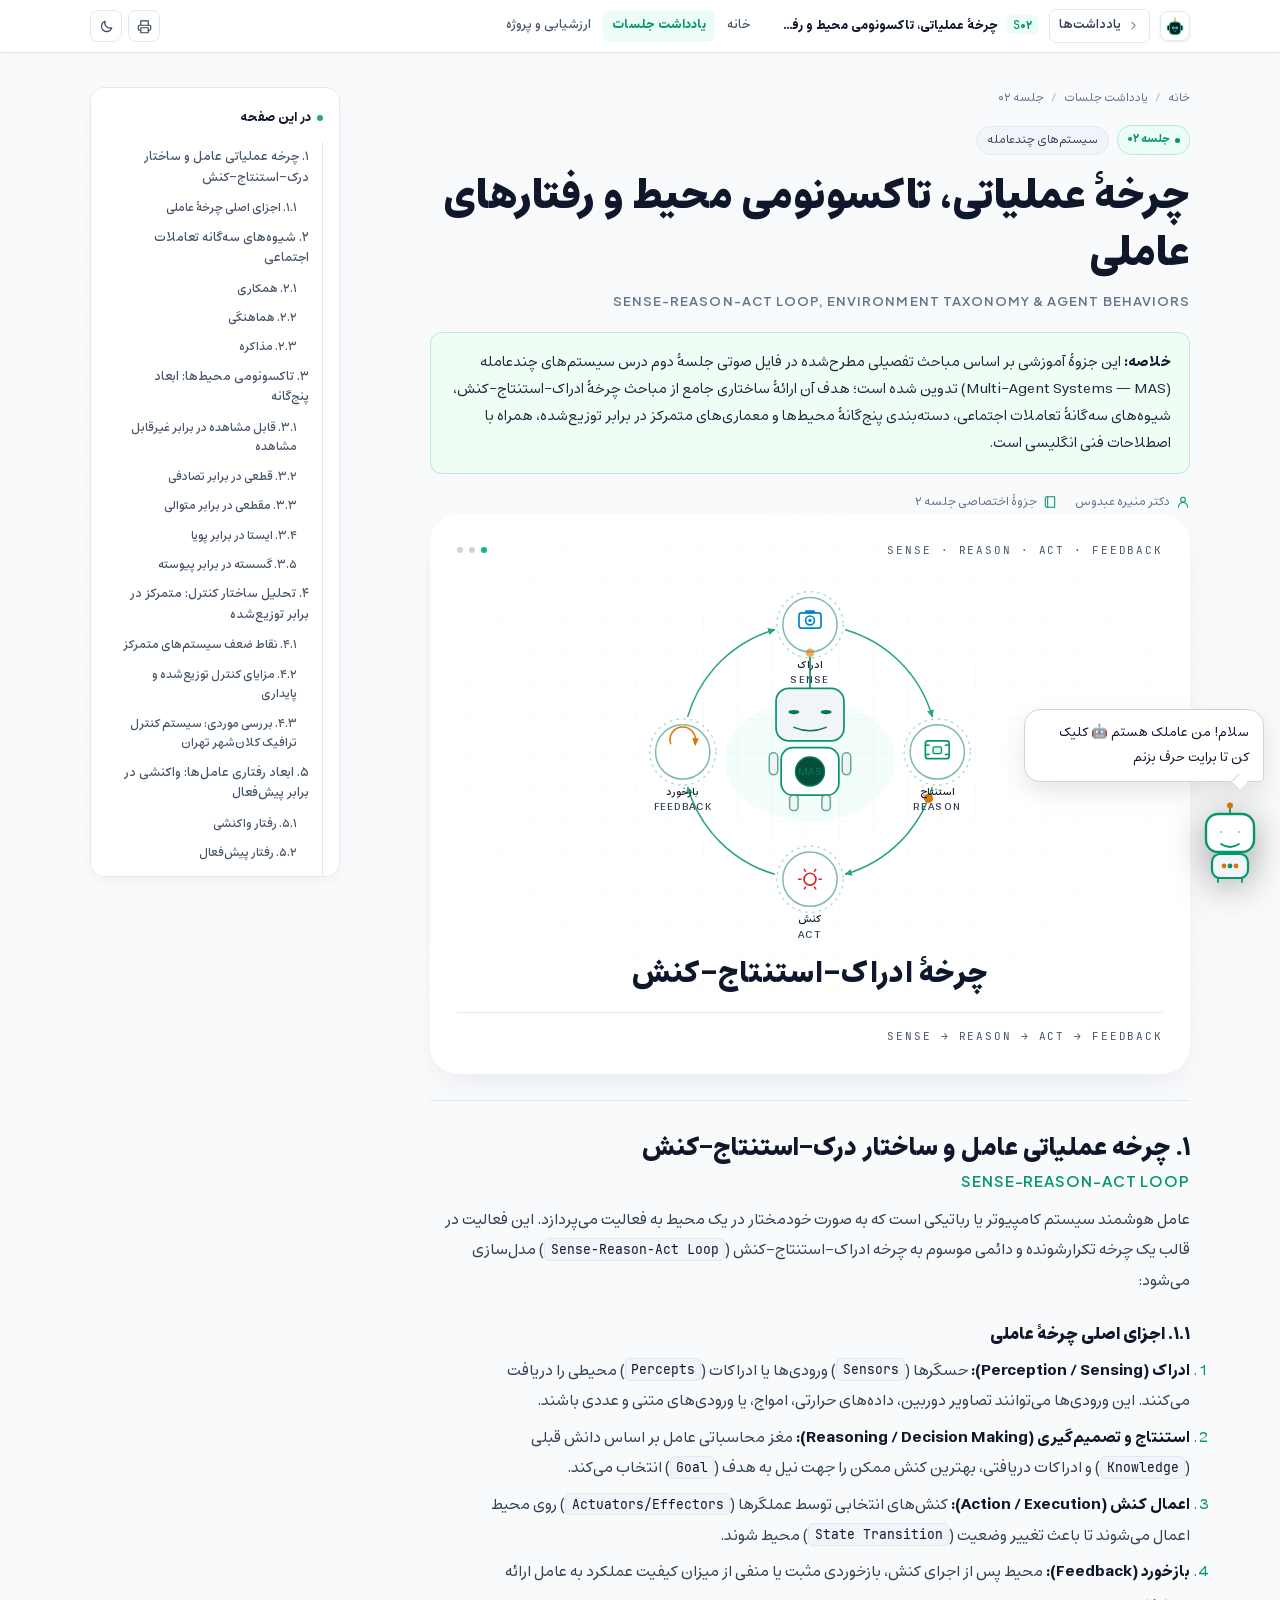
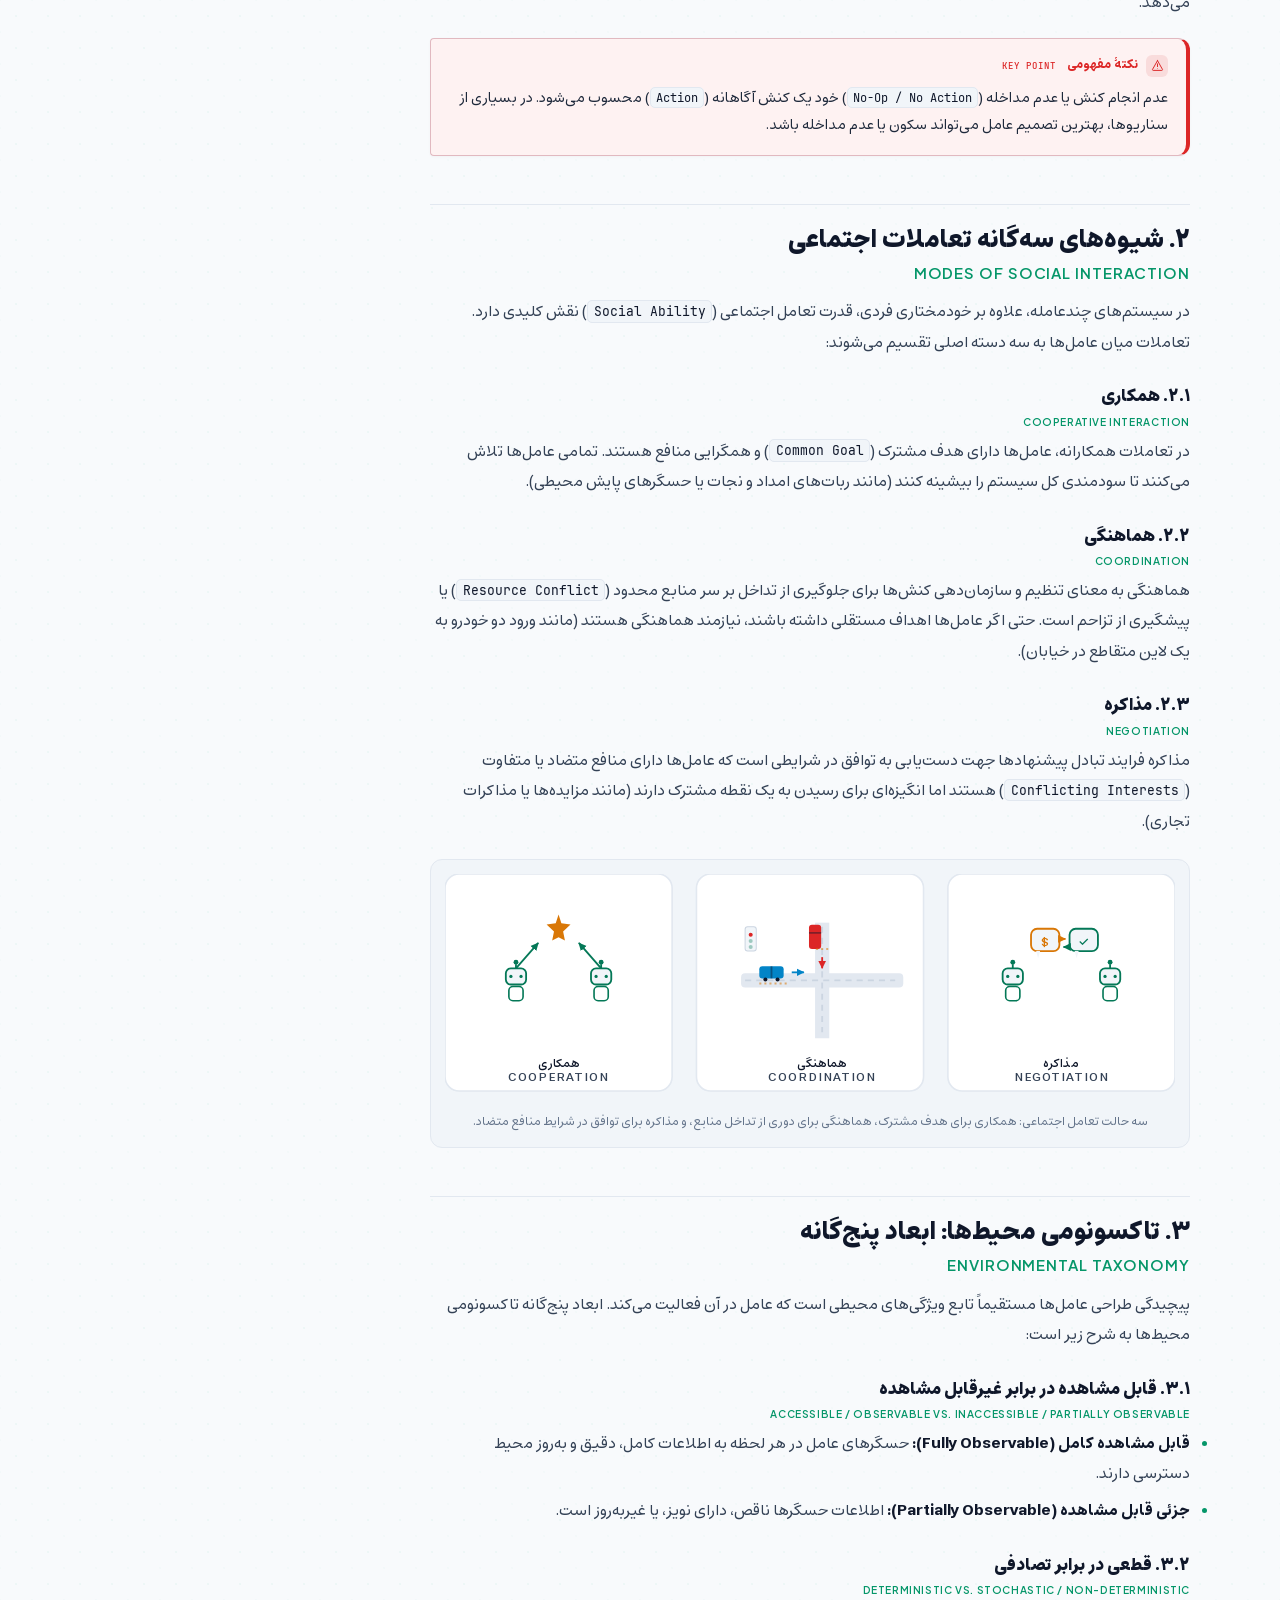
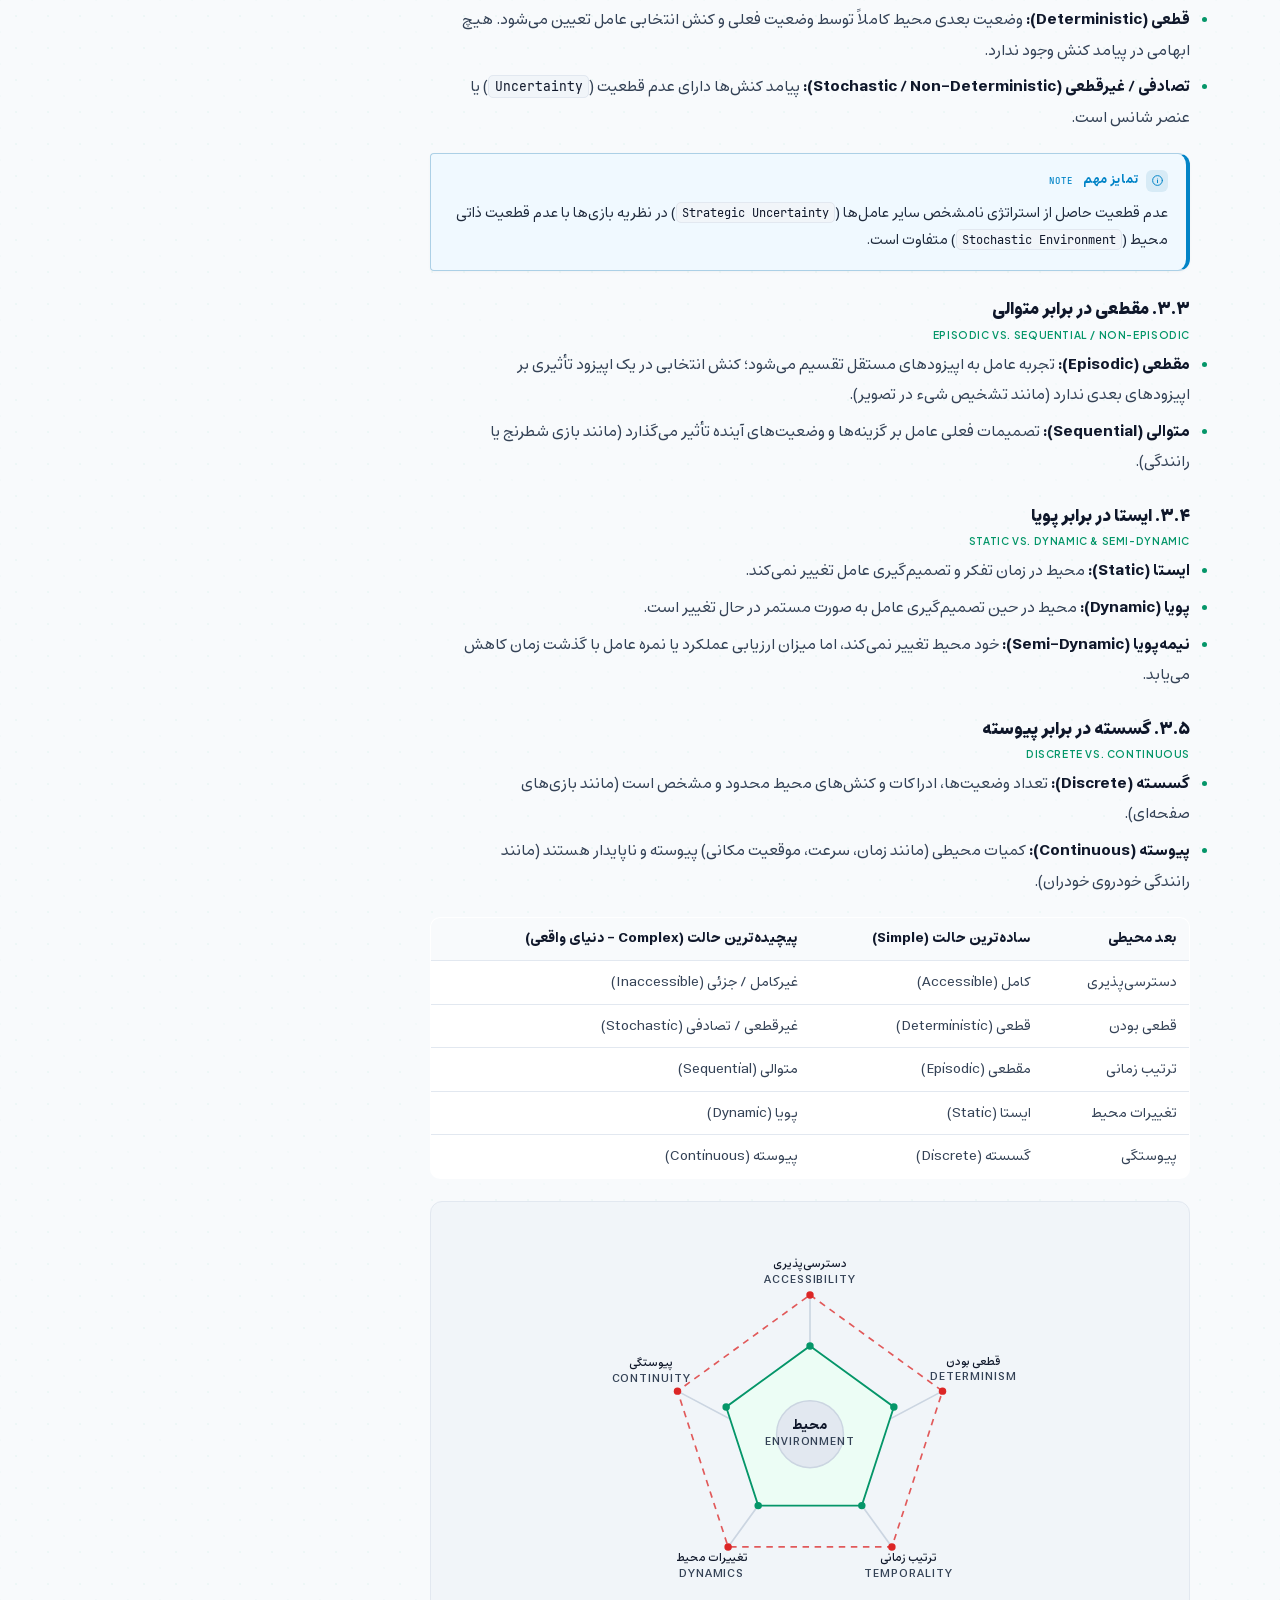
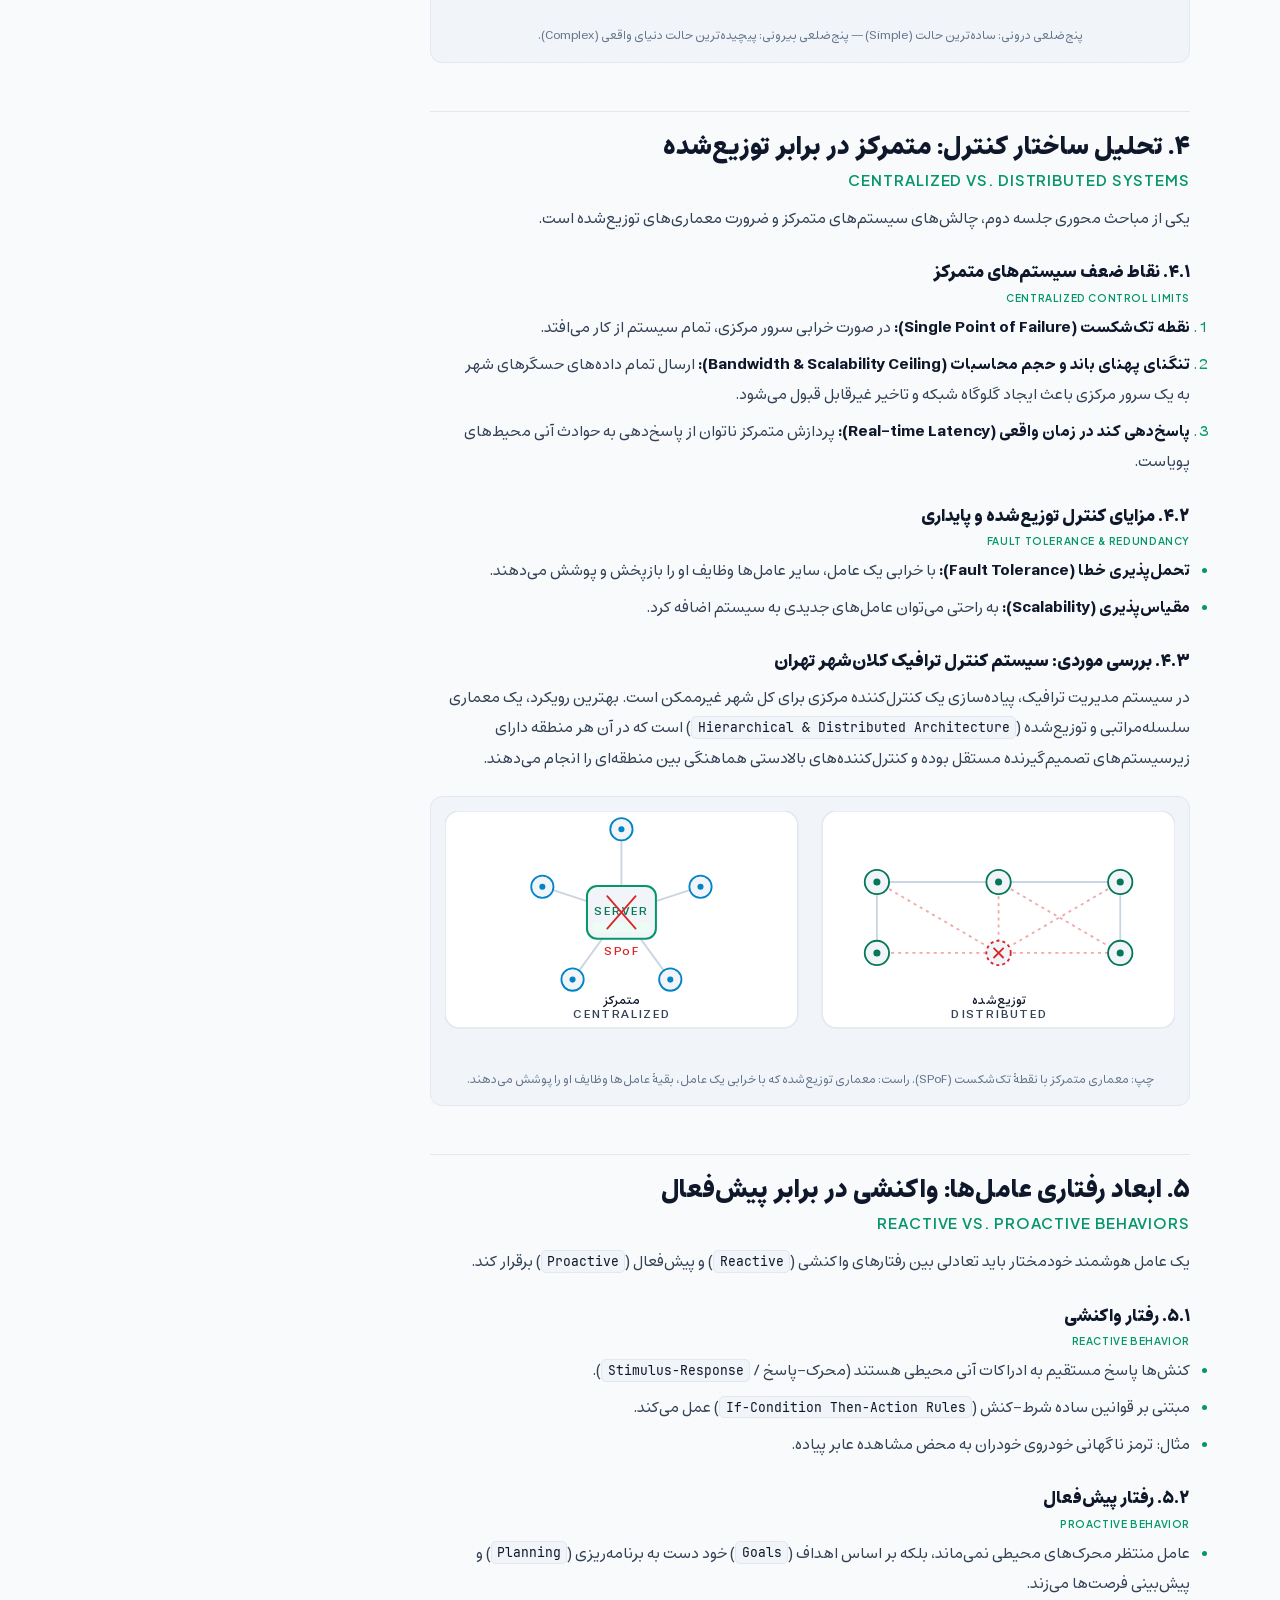
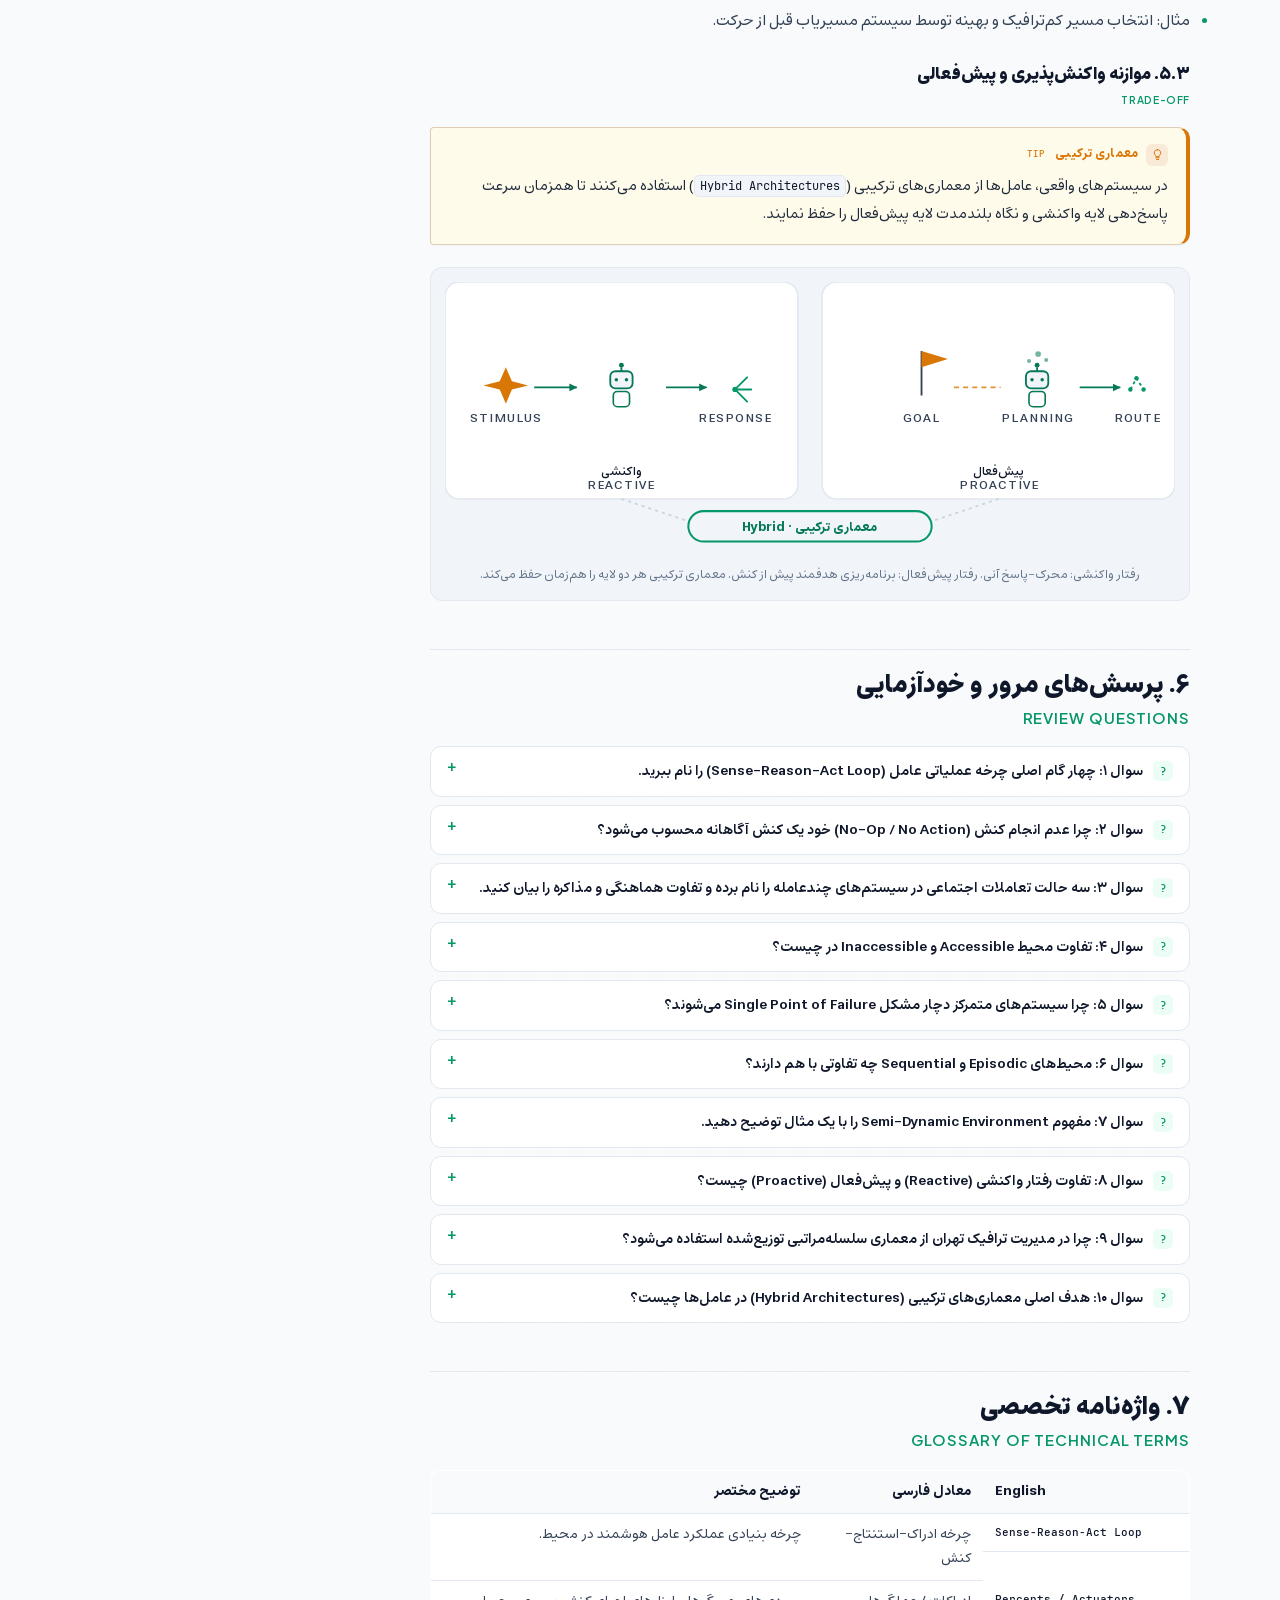
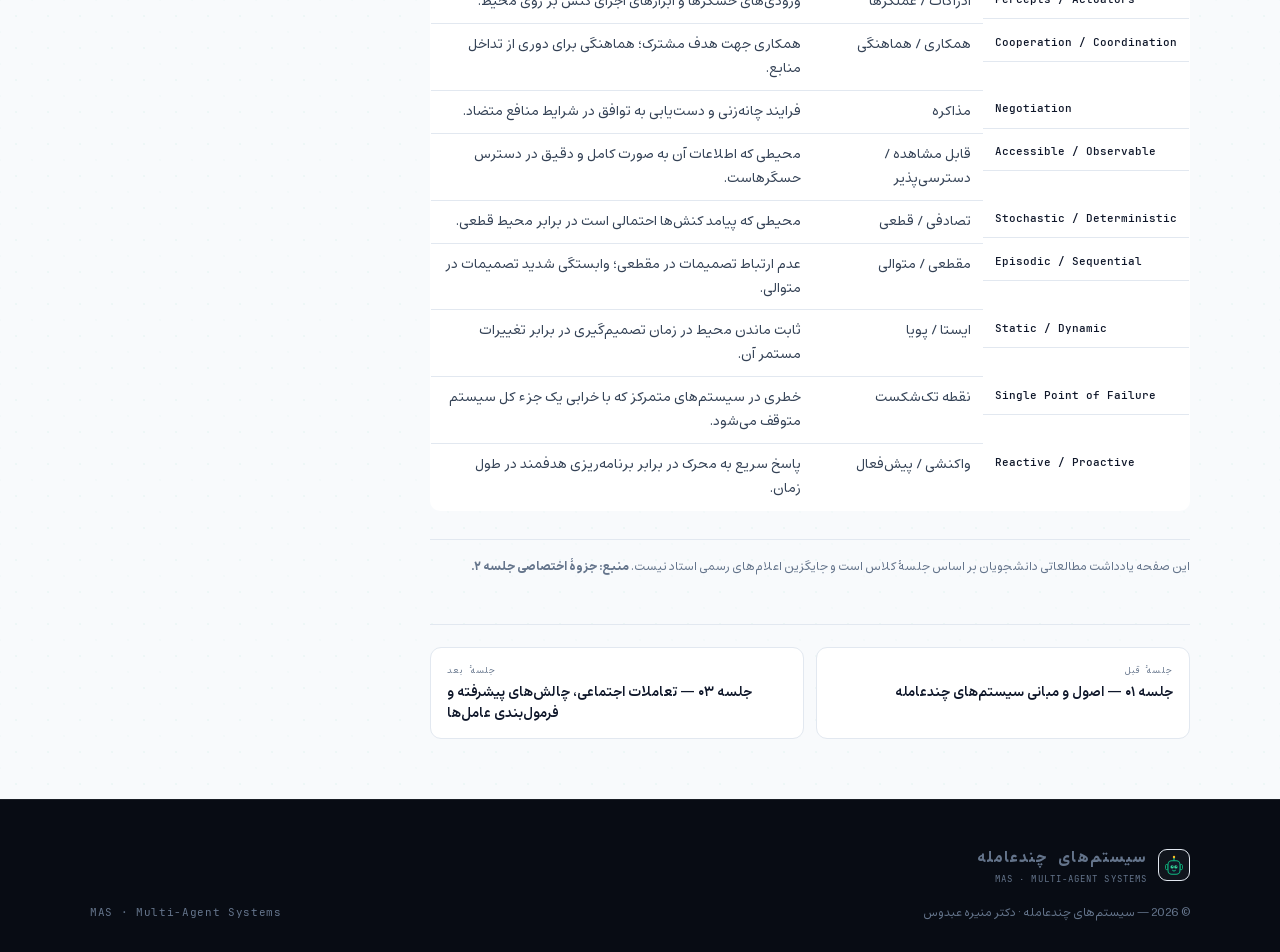
<file: sessions/session-02.html>
<!doctype html>
<html lang="fa" dir="rtl">
<head>
<meta charset="utf-8">
<meta name="viewport" content="width=device-width, initial-scale=1, viewport-fit=cover">
<title>جلسه ۰۲ · چرخهٔ عملیاتی، تاکسونومی محیط و رفتارهای عاملی — سیستم‌های چندعامله</title>
<meta name="description" content="چرخهٔ ادراک-استنتاج-کنش، شیوه‌های سه‌گانهٔ تعاملات اجتماعی، تاکسونومی پنج‌بعدی محیط‌ها، معماری‌های متمرکز در برابر توزیع‌شده و رفتارهای واکنشی و پیش‌فعال عامل‌ها — جلسهٔ دوم درس سیستم‌های چندعامله.">
<meta name="theme-color" content="#0b0f17">
<script>(function(){try{var t=localStorage.getItem("nlp-theme");if(t==="light"||t==="dark")document.documentElement.setAttribute("data-theme",t);}catch(e){}})();</script>
<link rel="icon" href="../assets/img/mas-logo-favicon.svg" type="image/svg+xml">
<link rel="stylesheet" href="../assets/css/site.css">
<link rel="stylesheet" href="../assets/css/mas-theme.css">
</head>
<body>
<a class="skip-link" href="#main">پرش به محتوای اصلی</a>
<div class="read-progress" data-read-progress aria-hidden="true"><span></span></div>

<header class="session-topbar">
  <div class="container inner">
    <a class="brand-logo brand-logo--sm" href="../index.html" aria-label="صفحه اصلی"><img src="../assets/img/mas-logo.svg" alt=""></a>
    <a class="back" href="../notes.html"><svg viewBox="0 0 24 24" fill="none" stroke="currentColor" stroke-width="1.8" stroke-linecap="round" stroke-linejoin="round" aria-hidden="true"><path d="M9 18l6-6-6-6"/></svg><span>یادداشت‌ها</span></a>
    <div class="bar-title"><span class="mono">S۰۲</span>چرخهٔ عملیاتی، تاکسونومی محیط و رفتارهای عاملی</div>
    <nav class="topbar-nav" aria-label="ناوبری اصلی">
      <a href="../index.html">خانه</a>
      <a href="../notes.html" aria-current="page">یادداشت جلسات</a>
      <a href="../index.html#grading">ارزشیابی و پروژه</a>
    </nav>
    <div class="actions">
      <button class="icon-btn" type="button" data-print aria-label="چاپ صفحه" title="چاپ صفحه"><svg viewBox="0 0 24 24" fill="none" stroke="currentColor" stroke-width="1.8" stroke-linecap="round" stroke-linejoin="round" aria-hidden="true"><path d="M6 9V3h12v6"/><path d="M6 18H4a2 2 0 0 1-2-2v-4a2 2 0 0 1 2-2h16a2 2 0 0 1 2 2v4a2 2 0 0 1-2 2h-2"/><rect x="6" y="14" width="12" height="8" rx="1"/></svg></button>
      <button class="icon-btn" type="button" data-theme-toggle aria-label="تغییر پوسته" title="تغییر پوسته"><svg data-icon-moon viewBox="0 0 24 24" fill="none" stroke="currentColor" stroke-width="1.8" stroke-linecap="round" stroke-linejoin="round" aria-hidden="true"><path d="M20.5 14.2A8.5 8.5 0 0 1 9.8 3.5 8.5 8.5 0 1 0 20.5 14.2Z"/></svg><svg data-icon-sun viewBox="0 0 24 24" fill="none" stroke="currentColor" stroke-width="1.8" stroke-linecap="round" aria-hidden="true" style="display:none"><circle cx="12" cy="12" r="4"/><path d="M12 2v2M12 20v2M4.9 4.9l1.4 1.4M17.7 17.7l1.4 1.4M2 12h2M20 12h2M4.9 19.1l1.4-1.4M17.7 6.3l1.4-1.4"/></svg></button>
    </div>
  </div>
</header>

<main id="main" class="container">
  <div class="session-layout">
    <article class="session-main">
      <header class="session-hero">
        <nav class="breadcrumb" aria-label="مسیر">
          <a href="../index.html">خانه</a><span class="sep">/</span>
          <a href="../notes.html">یادداشت جلسات</a><span class="sep">/</span>
          <span>جلسه ۰۲</span>
        </nav>
        <div class="session-kicker">
          <span class="badge badge--live">جلسه ۰۲</span>
          <span class="tag tag--brand">سیستم‌های چندعامله</span>
        </div>
        <h1>چرخهٔ عملیاتی، تاکسونومی محیط و رفتارهای عاملی</h1>
        <div class="h1-en" dir="ltr">Sense-Reason-Act Loop, Environment Taxonomy &amp; Agent Behaviors</div>
        <div class="session-summary"><strong>خلاصه: </strong>این جزوهٔ آموزشی بر اساس مباحث تفصیلی مطرح‌شده در فایل صوتی جلسهٔ دوم درس سیستم‌های چندعامله (Multi-Agent Systems — MAS) تدوین شده است؛ هدف آن ارائهٔ ساختاری جامع از مباحث چرخهٔ ادراک-استنتاج-کنش، شیوه‌های سه‌گانهٔ تعاملات اجتماعی، دسته‌بندی پنج‌گانهٔ محیط‌ها و معماری‌های متمرکز در برابر توزیع‌شده، همراه با اصطلاحات فنی انگلیسی است.</div>
        <div class="session-meta">
          <span><svg viewBox="0 0 24 24" fill="none" stroke="currentColor" stroke-width="1.8" stroke-linecap="round" stroke-linejoin="round" aria-hidden="true"><circle cx="12" cy="8" r="4"/><path d="M4 21a8 8 0 0 1 16 0"/></svg><span>دکتر منیره عبدوس</span></span>
          <span><svg viewBox="0 0 24 24" fill="none" stroke="currentColor" stroke-width="1.8" stroke-linecap="round" stroke-linejoin="round" aria-hidden="true"><path d="M4 5.5A2.5 2.5 0 0 1 6.5 3H20v18H6.5A2.5 2.5 0 0 1 4 18.5v-13Z"/><path d="M8 3v18"/></svg><span>جزوهٔ اختصاصی جلسه ۲</span></span>
        </div>

        <div class="hero-panel" role="img" aria-label="نمودار چرخهٔ ادراک-استنتاج-کنش: گره‌های حسگر، استنتاج، عملگر و بازخورد به دور هستهٔ ربات">
          <div class="panel-top">
            <span class="panel-label">SENSE · REASON · ACT · FEEDBACK</span>
            <span class="panel-dots"><span></span><span></span><span></span></span>
          </div>
          <div class="slides">
            <div class="slide is-active">
              <svg viewBox="0 0 660 444" aria-hidden="true" style="width:100%;max-width:560px;height:auto;display:block;margin:0 auto" focusable="false">
                <defs>
                  <marker id="sra-arrow" viewBox="0 0 8 8" refX="6.5" refY="4" markerWidth="5.5" markerHeight="5.5" orient="auto-start-reverse"><path d="M0 0.6 L7 4 L0 7.4 Z" fill="var(--brand)"/></marker>
                </defs>
                <circle cx="330" cy="205" r="150" fill="none" stroke="var(--brand)" opacity=".14" stroke-width="1.6" stroke-dasharray="1 7"/>
                <ellipse cx="330" cy="215" rx="100" ry="72" fill="rgba(52,211,153,.06)"/>
                <!-- loop arrows -->
                <path d="M 371.4 60.9 A 150 150 0 0 1 474.2 163.7" fill="none" stroke="var(--brand)" stroke-width="2" opacity=".85" marker-end="url(#sra-arrow)"/>
                <path d="M 474.2 246.3 A 150 150 0 0 1 371.4 349.1" fill="none" stroke="var(--brand)" stroke-width="2" opacity=".85" marker-end="url(#sra-arrow)"/>
                <path d="M 288.6 349.1 A 150 150 0 0 1 185.8 246.3" fill="none" stroke="var(--brand)" stroke-width="2" opacity=".85" marker-end="url(#sra-arrow)"/>
                <path d="M 185.8 163.7 A 150 150 0 0 1 288.6 60.9" fill="none" stroke="var(--brand)" stroke-width="2" opacity=".85" marker-end="url(#sra-arrow)"/>
                <!-- traveling token -->
                <circle r="5.5" fill="var(--warn)"><animateMotion dur="11s" repeatCount="indefinite" path="M 330 55 A 150 150 0 1 1 329.95 55 Z"/></circle>
                <!-- SENSE node (top) -->
                <circle cx="330" cy="55" r="32" fill="var(--surface)" stroke="var(--brand-2)" stroke-opacity=".5" stroke-width="1.8"/>
                <circle cx="330" cy="55" r="39" fill="none" stroke="var(--brand-2)" stroke-opacity=".3" stroke-width="1.6" stroke-dasharray="3 5"/>
                <rect x="317" y="41" width="26" height="18" rx="3" fill="none" stroke="var(--cyan)" stroke-width="2"/>
                <rect x="324" y="38" width="12" height="4" rx="1.5" fill="var(--cyan)"/>
                <circle cx="330" cy="50" r="5.2" fill="none" stroke="var(--cyan)" stroke-width="2"/>
                <circle cx="330" cy="50" r="2" fill="var(--cyan)"/>
                <text x="330" y="106" text-anchor="middle" font-family="Vazirmatn, sans-serif" font-size="13" font-weight="700" fill="var(--ink)">ادراک</text>
                <text x="330" y="124" text-anchor="middle" font-family="JetBrains Mono, monospace" font-size="12" letter-spacing="1.5" fill="var(--ink-2)">SENSE</text>
                <!-- REASON node (right) -->
                <circle cx="480" cy="205" r="32" fill="var(--surface)" stroke="var(--brand-2)" stroke-opacity=".5" stroke-width="1.8"/>
                <circle cx="480" cy="205" r="39" fill="none" stroke="var(--brand-2)" stroke-opacity=".3" stroke-width="1.6" stroke-dasharray="3 5"/>
                <rect x="466" y="192" width="28" height="21" rx="3" fill="none" stroke="var(--brand)" stroke-width="2"/>
                <line x1="466" y1="197" x2="471" y2="197" stroke="var(--brand)" stroke-width="1.8"/>
                <line x1="489" y1="197" x2="494" y2="197" stroke="var(--brand)" stroke-width="1.8"/>
                <line x1="466" y1="208" x2="471" y2="208" stroke="var(--brand)" stroke-width="1.8"/>
                <line x1="489" y1="208" x2="494" y2="208" stroke="var(--brand)" stroke-width="1.8"/>
                <rect x="475" y="199" width="10" height="8" rx="2" fill="rgba(52,211,153,.18)" stroke="var(--brand)" stroke-width="1.6"/>
                <text x="480" y="256" text-anchor="middle" font-family="Vazirmatn, sans-serif" font-size="13" font-weight="700" fill="var(--ink)">استنتاج</text>
                <text x="480" y="274" text-anchor="middle" font-family="JetBrains Mono, monospace" font-size="12" letter-spacing="1.5" fill="var(--ink-2)">REASON</text>
                <!-- ACT node (bottom) -->
                <circle cx="330" cy="355" r="32" fill="var(--surface)" stroke="var(--brand-2)" stroke-opacity=".5" stroke-width="1.8"/>
                <circle cx="330" cy="355" r="39" fill="none" stroke="var(--brand-2)" stroke-opacity=".3" stroke-width="1.6" stroke-dasharray="3 5"/>
                <circle cx="330" cy="355" r="7" fill="none" stroke="var(--bad)" stroke-width="2"/>
                <line x1="340" y1="355" x2="344" y2="355" stroke="var(--bad)" stroke-width="2"/>
                <line x1="335" y1="363.7" x2="337" y2="367.1" stroke="var(--bad)" stroke-width="2"/>
                <line x1="325" y1="363.7" x2="323" y2="367.1" stroke="var(--bad)" stroke-width="2"/>
                <line x1="320" y1="355" x2="316" y2="355" stroke="var(--bad)" stroke-width="2"/>
                <line x1="325" y1="346.3" x2="323" y2="342.9" stroke="var(--bad)" stroke-width="2"/>
                <line x1="335" y1="346.3" x2="337" y2="342.9" stroke="var(--bad)" stroke-width="2"/>
                <text x="330" y="406" text-anchor="middle" font-family="Vazirmatn, sans-serif" font-size="13" font-weight="700" fill="var(--ink)">کنش</text>
                <text x="330" y="424" text-anchor="middle" font-family="JetBrains Mono, monospace" font-size="12" letter-spacing="1.5" fill="var(--ink-2)">ACT</text>
                <!-- FEEDBACK node (left) -->
                <circle cx="180" cy="205" r="32" fill="var(--surface)" stroke="var(--brand-2)" stroke-opacity=".5" stroke-width="1.8"/>
                <circle cx="180" cy="205" r="39" fill="none" stroke="var(--brand-2)" stroke-opacity=".3" stroke-width="1.6" stroke-dasharray="3 5"/>
                <path d="M 166 196 A 15 15 0 1 1 194 196" fill="none" stroke="var(--warn)" stroke-width="2"/>
                <polygon points="191,189 199,189 195,198" fill="var(--warn)"/>
                <text x="180" y="256" text-anchor="middle" font-family="Vazirmatn, sans-serif" font-size="13" font-weight="700" fill="var(--ink)">بازخورد</text>
                <text x="180" y="274" text-anchor="middle" font-family="JetBrains Mono, monospace" font-size="12" letter-spacing="1.5" fill="var(--ink-2)">FEEDBACK</text>
                <!-- robot core -->
                <line x1="330" y1="132" x2="330" y2="93" stroke="var(--brand-2)" stroke-width="2"/>
                <circle cx="330" cy="88" r="5" fill="var(--warn)"><animate attributeName="opacity" values="1;.35;1" dur="2.6s" repeatCount="indefinite"/></circle>
                <rect x="282" y="206" width="10" height="26" rx="5" fill="var(--surface-2)" stroke="var(--brand-2)" stroke-opacity=".6" stroke-width="1.8"/>
                <rect x="368" y="206" width="10" height="26" rx="5" fill="var(--surface-2)" stroke="var(--brand-2)" stroke-opacity=".6" stroke-width="1.8"/>
                <rect x="290" y="130" width="80" height="62" rx="15" fill="var(--surface-2)" stroke="var(--brand)" stroke-width="2"/>
                <ellipse cx="311" cy="158" rx="6.5" ry="6.5" fill="var(--brand-2)"><animate attributeName="ry" values="6.5;0.8;6.5" dur="5.2s" repeatCount="indefinite"/></ellipse>
                <ellipse cx="349" cy="158" rx="6.5" ry="6.5" fill="var(--brand-2)"><animate attributeName="ry" values="6.5;0.8;6.5" dur="5.2s" repeatCount="indefinite"/></ellipse>
                <path d="M 311 176 Q 330 184 349 176" fill="none" stroke="var(--brand-2)" stroke-width="2" stroke-linecap="round"/>
                <rect x="296" y="200" width="68" height="56" rx="14" fill="var(--surface)" stroke="var(--brand)" stroke-width="2"/>
                <circle cx="330" cy="228" r="17" fill="var(--brand-3)" stroke="var(--brand-2)" stroke-width="1.8"/>
                <text x="330" y="232.5" text-anchor="middle" font-family="JetBrains Mono, monospace" font-size="12" font-weight="600" letter-spacing=".5" fill="var(--brand-2)">MAS</text>
                <rect x="306" y="256" width="10" height="18" rx="4" fill="var(--surface-2)" stroke="var(--brand-2)" stroke-opacity=".6" stroke-width="1.8"/>
                <rect x="344" y="256" width="10" height="18" rx="4" fill="var(--surface-2)" stroke="var(--brand-2)" stroke-opacity=".6" stroke-width="1.8"/>
              </svg>
              <div class="slide-main">چرخهٔ ادراک-استنتاج-کنش</div>
            </div>
          </div>
          <div class="slide-ctrl">
            <span class="panel-label">SENSE → REASON → ACT → FEEDBACK</span>
            <span class="slide-count">MAS · S۰۲ · LOOP ∞</span>
          </div>
        </div>
      </header>
      <details class="toc-mobile"><summary>فهرست مطالب</summary><ol><li><a href="#۱-چرخه-عملیاتی-عامل-و-ساختار-درک-استنتاج-کنش-sense-reason-act-loop">۱. چرخه عملیاتی عامل و ساختار درک-استنتاج-کنش</a></li>
<li class="toc-sub"><a href="#۱-۱-اجزای-اصلی-چرخه-عاملی">۱.۱. اجزای اصلی چرخهٔ عاملی</a></li>
<li><a href="#۲-شیوه-های-سه-گانه-تعاملات-اجتماعی-modes-of-social-interaction">۲. شیوه‌های سه‌گانه تعاملات اجتماعی</a></li>
<li class="toc-sub"><a href="#۲-۱-همکاری-cooperative-interaction">۲.۱. همکاری</a></li>
<li class="toc-sub"><a href="#۲-۲-هماهنگی-coordination">۲.۲. هماهنگی</a></li>
<li class="toc-sub"><a href="#۲-۳-مذاکره-negotiation">۲.۳. مذاکره</a></li>
<li><a href="#۳-تاکسونومی-محیط-ها-ابعاد-پنج-گانه-environmental-taxonomy">۳. تاکسونومی محیط‌ها: ابعاد پنج‌گانه</a></li>
<li class="toc-sub"><a href="#۳-۱-قابل-مشاهده-در-برابر-غیرقابل-مشاهده-accessible-vs-inaccessible">۳.۱. قابل مشاهده در برابر غیرقابل مشاهده</a></li>
<li class="toc-sub"><a href="#۳-۲-قطعی-در-برابر-تصادفی-deterministic-vs-stochastic">۳.۲. قطعی در برابر تصادفی</a></li>
<li class="toc-sub"><a href="#۳-۳-مقطعی-در-برابر-متوالی-episodic-vs-sequential">۳.۳. مقطعی در برابر متوالی</a></li>
<li class="toc-sub"><a href="#۳-۴-ایستا-در-برابر-پویا-static-vs-dynamic">۳.۴. ایستا در برابر پویا</a></li>
<li class="toc-sub"><a href="#۳-۵-گسسته-در-برابر-پیوسته-discrete-vs-continuous">۳.۵. گسسته در برابر پیوسته</a></li>
<li><a href="#۴-تحلیل-ساختار-کنترل-متمرکز-در-برابر-توزیع-شده-centralized-vs-distributed">۴. تحلیل ساختار کنترل: متمرکز در برابر توزیع‌شده</a></li>
<li class="toc-sub"><a href="#۴-۱-نقاط-ضعف-سیستم-های-متمرکز-centralized-control-limits">۴.۱. نقاط ضعف سیستم‌های متمرکز</a></li>
<li class="toc-sub"><a href="#۴-۲-مزایای-کنترل-توزیع-شده-و-پایداری-fault-tolerance-redundancy">۴.۲. مزایای کنترل توزیع‌شده و پایداری</a></li>
<li class="toc-sub"><a href="#۴-۳-بررسی-موردی-سیستم-کنترل-ترافیک-کلان-شهر-تهران">۴.۳. بررسی موردی: سیستم کنترل ترافیک کلان‌شهر تهران</a></li>
<li><a href="#۵-ابعاد-رفتاری-عامل-ها-واکنشی-در-برابر-پیش-فعال-reactive-vs-proactive-behaviors">۵. ابعاد رفتاری عامل‌ها: واکنشی در برابر پیش‌فعال</a></li>
<li class="toc-sub"><a href="#۵-۱-رفتار-واکنشی-reactive-behavior">۵.۱. رفتار واکنشی</a></li>
<li class="toc-sub"><a href="#۵-۲-رفتار-پیش-فعال-proactive-behavior">۵.۲. رفتار پیش‌فعال</a></li>
<li class="toc-sub"><a href="#۵-۳-موازنه-واکنش-پذیری-و-پیش-فعالی-trade-off">۵.۳. موازنه واکنش‌پذیری و پیش‌فعالی</a></li>
<li><a href="#۶-پرسش-های-مرور-و-خودآزمایی-review-questions">۶. پرسش‌های مرور و خودآزمایی</a></li>
<li><a href="#۷-واژه-نامه-تخصصی-glossary-of-technical-terms">۷. واژه‌نامه تخصصی</a></li></ol></details>

      <div class="prose">
<h2 id="۱-چرخه-عملیاتی-عامل-و-ساختار-درک-استنتاج-کنش-sense-reason-act-loop" dir="auto">۱. چرخه عملیاتی عامل و ساختار درک-استنتاج-کنش<span class="h-en" dir="ltr">Sense-Reason-Act Loop</span></h2>
<p dir="rtl" lang="fa">عامل هوشمند سیستم کامپیوتر یا رباتیکی است که به صورت خودمختار در یک محیط به فعالیت می‌پردازد. این فعالیت در قالب یک چرخه تکرارشونده و دائمی موسوم به چرخه ادراک-استنتاج-کنش (<code>Sense-Reason-Act Loop</code>) مدل‌سازی می‌شود:</p>
<h3 id="۱-۱-اجزای-اصلی-چرخه-عاملی" dir="rtl" lang="fa">۱.۱. اجزای اصلی چرخهٔ عاملی</h3>
<ol dir="auto">
<li dir="rtl" lang="fa"><strong>ادراک (Perception / Sensing):</strong> حسگرها (<code>Sensors</code>) ورودی‌ها یا ادراکات (<code>Percepts</code>) محیطی را دریافت می‌کنند. این ورودی‌ها می‌توانند تصاویر دوربین، داده‌های حرارتی، امواج، یا ورودی‌های متنی و عددی باشند.</li>
<li dir="rtl" lang="fa"><strong>استنتاج و تصمیم‌گیری (Reasoning / Decision Making):</strong> مغز محاسباتی عامل بر اساس دانش قبلی (<code>Knowledge</code>) و ادراکات دریافتی، بهترین کنش ممکن را جهت نیل به هدف (<code>Goal</code>) انتخاب می‌کند.</li>
<li dir="rtl" lang="fa"><strong>اعمال کنش (Action / Execution):</strong> کنش‌های انتخابی توسط عملگرها (<code>Actuators/Effectors</code>) روی محیط اعمال می‌شوند تا باعث تغییر وضعیت (<code>State Transition</code>) محیط شوند.</li>
<li dir="rtl" lang="fa"><strong>بازخورد (Feedback):</strong> محیط پس از اجرای کنش، بازخوردی مثبت یا منفی از میزان کیفیت عملکرد به عامل ارائه می‌دهد.</li>
</ol>
<div class="callout callout--important"><div class="callout-head"><span class="co-icon"><svg viewBox="0 0 24 24" fill="none" stroke="currentColor" stroke-width="1.8" stroke-linecap="round" stroke-linejoin="round" aria-hidden="true"><path d="M12 3 2.8 19.2A1.2 1.2 0 0 0 3.9 21h16.2a1.2 1.2 0 0 0 1.1-1.8L12 3Z"/><path d="M12 9v5"/><circle cx="12" cy="17.4" r=".8" fill="currentColor" stroke="none"/></svg></span><span>نکتهٔ مفهومی</span><span class="co-label">Key Point</span></div><div class="callout-body"><p dir="rtl" lang="fa">عدم انجام کنش یا عدم مداخله (<code>No-Op / No Action</code>) خود یک کنش آگاهانه (<code>Action</code>) محسوب می‌شود. در بسیاری از سناریوها، بهترین تصمیم عامل می‌تواند سکون یا عدم مداخله باشد.</p></div></div>

<h2 id="۲-شیوه-های-سه-گانه-تعاملات-اجتماعی-modes-of-social-interaction" dir="rtl" lang="fa">۲. شیوه‌های سه‌گانه تعاملات اجتماعی<span class="h-en" dir="ltr">Modes of Social Interaction</span></h2>
<p dir="rtl" lang="fa">در سیستم‌های چندعامله، علاوه بر خودمختاری فردی، قدرت تعامل اجتماعی (<code>Social Ability</code>) نقش کلیدی دارد. تعاملات میان عامل‌ها به سه دسته اصلی تقسیم می‌شوند:</p>
<h3 id="۲-۱-همکاری-cooperative-interaction" dir="rtl" lang="fa">۲.۱. همکاری<span class="h-en" dir="ltr">Cooperative Interaction</span></h3>
<p dir="rtl" lang="fa">در تعاملات همکارانه، عامل‌ها دارای هدف مشترک (<code>Common Goal</code>) و همگرایی منافع هستند. تمامی عامل‌ها تلاش می‌کنند تا سودمندی کل سیستم را بیشینه کنند (مانند ربات‌های امداد و نجات یا حسگرهای پایش محیطی).</p>
<h3 id="۲-۲-هماهنگی-coordination" dir="rtl" lang="fa">۲.۲. هماهنگی<span class="h-en" dir="ltr">Coordination</span></h3>
<p dir="rtl" lang="fa">هماهنگی به معنای تنظیم و سازمان‌دهی کنش‌ها برای جلوگیری از تداخل بر سر منابع محدود (<code>Resource Conflict</code>) یا پیشگیری از تزاحم است. حتی اگر عامل‌ها اهداف مستقلی داشته باشند، نیازمند هماهنگی هستند (مانند ورود دو خودرو به یک لاین متقاطع در خیابان).</p>
<h3 id="۲-۳-مذاکره-negotiation" dir="rtl" lang="fa">۲.۳. مذاکره<span class="h-en" dir="ltr">Negotiation</span></h3>
<p dir="rtl" lang="fa">مذاکره فرایند تبادل پیشنهادها جهت دست‌یابی به توافق در شرایطی است که عامل‌ها دارای منافع متضاد یا متفاوت (<code>Conflicting Interests</code>) هستند اما انگیزه‌ای برای رسیدن به یک نقطه مشترک دارند (مانند مزایده‌ها یا مذاکرات تجاری).</p>
<figure class="diagram" role="img" aria-label="سه حالت تعامل اجتماعی: همکاری برای هدف مشترک، هماهنگی در تقاطع، و مذاکرهٔ دو عامل">
  <svg viewBox="0 0 720 224" aria-hidden="true" focusable="false">
    <defs>
      <marker id="s2-mint" viewBox="0 0 8 8" refX="6.5" refY="4" markerWidth="5" markerHeight="5" orient="auto-start-reverse"><path d="M0 0.6 L7 4 L0 7.4 Z" fill="var(--brand-2)"/></marker>
      <marker id="s2-blue" viewBox="0 0 8 8" refX="6.5" refY="4" markerWidth="5" markerHeight="5" orient="auto-start-reverse"><path d="M0 0.6 L7 4 L0 7.4 Z" fill="var(--cyan)"/></marker>
      <marker id="s2-red" viewBox="0 0 8 8" refX="6.5" refY="4" markerWidth="5" markerHeight="5" orient="auto-start-reverse"><path d="M0 0.6 L7 4 L0 7.4 Z" fill="var(--bad)"/></marker>
      <marker id="s2-gold" viewBox="0 0 8 8" refX="6.5" refY="4" markerWidth="5" markerHeight="5" orient="auto-start-reverse"><path d="M0 0.6 L7 4 L0 7.4 Z" fill="var(--warn)"/></marker>
    </defs>
    <!-- cooperation -->
    <rect x="0" y="0" width="224" height="214" rx="14" fill="var(--surface)" stroke="var(--line)" stroke-width="1.6"/>
    <polygon points="112,40 114.8,48.6 123.8,49.9 116.5,56.6 118.3,65.6 112,62.3 105.7,65.6 107.5,56.6 100.2,49.9 109.2,48.6" fill="var(--warn)"/>
    <line x1="70" y1="93" x2="92" y2="68" stroke="var(--brand-2)" stroke-width="1.8" marker-end="url(#s2-mint)"/>
    <line x1="154" y1="93" x2="132" y2="68" stroke="var(--brand-2)" stroke-width="1.8" marker-end="url(#s2-mint)"/>
    <line x1="70" y1="96" x2="70" y2="89" stroke="var(--brand-2)" stroke-width="1.8"/><circle cx="70" cy="87" r="2.4" fill="var(--brand-2)"/>
    <rect x="60" y="93" width="20" height="16" rx="5" fill="var(--surface-2)" stroke="var(--brand-2)" stroke-width="1.8"/>
    <circle cx="65" cy="101" r="1.6" fill="var(--brand-2)"/><circle cx="75" cy="101" r="1.6" fill="var(--brand-2)"/>
    <rect x="63" y="111" width="14" height="14" rx="4" fill="var(--surface)" stroke="var(--brand-2)" stroke-width="1.6"/>
    <line x1="154" y1="96" x2="154" y2="89" stroke="var(--brand-2)" stroke-width="1.8"/><circle cx="154" cy="87" r="2.4" fill="var(--brand-2)"/>
    <rect x="144" y="93" width="20" height="16" rx="5" fill="var(--surface-2)" stroke="var(--brand-2)" stroke-width="1.8"/>
    <circle cx="149" cy="101" r="1.6" fill="var(--brand-2)"/><circle cx="159" cy="101" r="1.6" fill="var(--brand-2)"/>
    <rect x="147" y="111" width="14" height="14" rx="4" fill="var(--surface)" stroke="var(--brand-2)" stroke-width="1.6"/>
    <text x="112" y="190" text-anchor="middle" font-family="Vazirmatn, sans-serif" font-size="13" font-weight="700" fill="var(--ink)">همکاری</text>
    <text x="112" y="204" text-anchor="middle" font-family="JetBrains Mono, monospace" font-size="12" letter-spacing="1" fill="var(--ink-2)">COOPERATION</text>
    <!-- coordination -->
    <rect x="248" y="0" width="224" height="214" rx="14" fill="var(--surface)" stroke="var(--line)" stroke-width="1.6"/>
    <rect x="292" y="98" width="160" height="14" rx="4" fill="var(--surface-3)"/>
    <rect x="365" y="48" width="14" height="114" fill="var(--surface-3)"/>
    <line x1="296" y1="105" x2="444" y2="105" stroke="var(--line-2)" stroke-width="1.8" stroke-dasharray="6 5"/>
    <line x1="372" y1="52" x2="372" y2="156" stroke="var(--line-2)" stroke-width="1.8" stroke-dasharray="6 5"/>
    <rect x="296" y="52" width="11" height="24" rx="2.5" fill="var(--surface-2)" stroke="var(--line-2)"/>
    <circle cx="301.5" cy="60" r="2" fill="var(--bad)"/>
    <circle cx="301.5" cy="66" r="2" fill="var(--brand-2)" opacity=".35"/>
    <circle cx="301.5" cy="72" r="2" fill="var(--brand-2)" opacity=".35"/>
    <rect x="310" y="91" width="24" height="12" rx="3" fill="var(--cyan)"/>
    <line x1="322" y1="91" x2="322" y2="103" stroke="var(--ink)" stroke-opacity=".45" stroke-width="1.8"/>
    <circle cx="316" cy="104" r="2" fill="var(--ink)"/><circle cx="328" cy="104" r="2" fill="var(--ink)"/>
    <line x1="342" y1="97" x2="354" y2="97" stroke="var(--cyan)" stroke-width="1.8" marker-end="url(#s2-blue)"/>
    <line x1="310" y1="108" x2="340" y2="108" stroke="var(--warn)" stroke-opacity=".55" stroke-width="1.8" stroke-dasharray="2 3"/>
    <rect x="359" y="50" width="12" height="24" rx="3" fill="var(--bad)"/>
    <line x1="359" y1="58" x2="371" y2="58" stroke="var(--ink)" stroke-opacity=".45" stroke-width="1.8"/>
    <line x1="372" y1="82" x2="372" y2="93" stroke="var(--bad)" stroke-width="1.8" marker-end="url(#s2-red)"/>
    <line x1="366" y1="74" x2="378" y2="74" stroke="var(--warn)" stroke-opacity=".55" stroke-width="1.8" stroke-dasharray="2 3"/>
    <text x="372" y="190" text-anchor="middle" font-family="Vazirmatn, sans-serif" font-size="13" font-weight="700" fill="var(--ink)">هماهنگی</text>
    <text x="372" y="204" text-anchor="middle" font-family="JetBrains Mono, monospace" font-size="12" letter-spacing="1" fill="var(--ink-2)">COORDINATION</text>
    <!-- negotiation -->
    <rect x="496" y="0" width="224" height="214" rx="14" fill="var(--surface)" stroke="var(--line)" stroke-width="1.6"/>
    <line x1="560" y1="96" x2="560" y2="89" stroke="var(--brand-2)" stroke-width="1.8"/><circle cx="560" cy="87" r="2.4" fill="var(--brand-2)"/>
    <rect x="550" y="93" width="20" height="16" rx="5" fill="var(--surface-2)" stroke="var(--brand-2)" stroke-width="1.8"/>
    <circle cx="555" cy="101" r="1.6" fill="var(--brand-2)"/><circle cx="565" cy="101" r="1.6" fill="var(--brand-2)"/>
    <rect x="553" y="111" width="14" height="14" rx="4" fill="var(--surface)" stroke="var(--brand-2)" stroke-width="1.6"/>
    <line x1="656" y1="96" x2="656" y2="89" stroke="var(--brand-2)" stroke-width="1.8"/><circle cx="656" cy="87" r="2.4" fill="var(--brand-2)"/>
    <rect x="646" y="93" width="20" height="16" rx="5" fill="var(--surface-2)" stroke="var(--brand-2)" stroke-width="1.8"/>
    <circle cx="651" cy="101" r="1.6" fill="var(--brand-2)"/><circle cx="661" cy="101" r="1.6" fill="var(--brand-2)"/>
    <rect x="649" y="111" width="14" height="14" rx="4" fill="var(--surface)" stroke="var(--brand-2)" stroke-width="1.6"/>
    <rect x="578" y="54" width="28" height="22" rx="6" fill="var(--surface-2)" stroke="var(--warn)" stroke-width="1.8"/>
    <polygon points="583,76 587,76 585,83" fill="var(--surface-2)"/>
    <text x="592" y="71" text-anchor="middle" font-family="JetBrains Mono, monospace" font-size="12" font-weight="600" fill="var(--warn)">$</text>
    <rect x="616" y="54" width="28" height="22" rx="6" fill="var(--surface-2)" stroke="var(--brand-2)" stroke-width="1.8"/>
    <polygon points="621,76 625,76 623,83" fill="var(--surface-2)"/>
    <text x="630" y="71" text-anchor="middle" font-family="JetBrains Mono, monospace" font-size="12" font-weight="600" fill="var(--brand-2)">✓</text>
    <line x1="606" y1="64" x2="612" y2="64" stroke="var(--warn)" stroke-width="1.8" marker-end="url(#s2-gold)"/>
    <line x1="616" y1="72" x2="610" y2="72" stroke="var(--brand-2)" stroke-width="1.8" marker-end="url(#s2-mint)"/>
    <text x="608" y="190" text-anchor="middle" font-family="Vazirmatn, sans-serif" font-size="13" font-weight="700" fill="var(--ink)">مذاکره</text>
    <text x="608" y="204" text-anchor="middle" font-family="JetBrains Mono, monospace" font-size="12" letter-spacing="1" fill="var(--ink-2)">NEGOTIATION</text>
  </svg>
  <figcaption style="margin-top:10px;font-size:.78rem;color:var(--muted);line-height:1.8">سه حالت تعامل اجتماعی: همکاری برای هدف مشترک، هماهنگی برای دوری از تداخل منابع، و مذاکره برای توافق در شرایط منافع متضاد.</figcaption>
</figure>
<h2 id="۳-تاکسونومی-محیط-ها-ابعاد-پنج-گانه-environmental-taxonomy" dir="rtl" lang="fa">۳. تاکسونومی محیط‌ها: ابعاد پنج‌گانه<span class="h-en" dir="ltr">Environmental Taxonomy</span></h2>
<p dir="rtl" lang="fa">پیچیدگی طراحی عامل‌ها مستقیماً تابع ویژگی‌های محیطی است که عامل در آن فعالیت می‌کند. ابعاد پنج‌گانه تاکسونومی محیط‌ها به شرح زیر است:</p>
<h3 id="۳-۱-قابل-مشاهده-در-برابر-غیرقابل-مشاهده-accessible-vs-inaccessible" dir="rtl" lang="fa">۳.۱. قابل مشاهده در برابر غیرقابل مشاهده<span class="h-en" dir="ltr">Accessible / Observable vs. Inaccessible / Partially Observable</span></h3>
<ul dir="auto">
<li dir="rtl" lang="fa"><strong>قابل مشاهده کامل (Fully Observable):</strong> حسگرهای عامل در هر لحظه به اطلاعات کامل، دقیق و به‌روز محیط دسترسی دارند.</li>
<li dir="rtl" lang="fa"><strong>جزئی قابل مشاهده (Partially Observable):</strong> اطلاعات حسگرها ناقص، دارای نویز، یا غیربه‌روز است.</li>
</ul>
<h3 id="۳-۲-قطعی-در-برابر-تصادفی-deterministic-vs-stochastic" dir="rtl" lang="fa">۳.۲. قطعی در برابر تصادفی<span class="h-en" dir="ltr">Deterministic vs. Stochastic / Non-Deterministic</span></h3>
<ul dir="auto">
<li dir="rtl" lang="fa"><strong>قطعی (Deterministic):</strong> وضعیت بعدی محیط کاملاً توسط وضعیت فعلی و کنش انتخابی عامل تعیین می‌شود. هیچ ابهامی در پیامد کنش وجود ندارد.</li>
<li dir="rtl" lang="fa"><strong>تصادفی / غیرقطعی (Stochastic / Non-Deterministic):</strong> پیامد کنش‌ها دارای عدم قطعیت (<code>Uncertainty</code>) یا عنصر شانس است.</li>
</ul>
<div class="callout callout--note"><div class="callout-head"><span class="co-icon"><svg viewBox="0 0 24 24" fill="none" stroke="currentColor" stroke-width="1.8" stroke-linecap="round" stroke-linejoin="round" aria-hidden="true"><circle cx="12" cy="12" r="9"/><path d="M12 11v5"/><circle cx="12" cy="8" r=".8" fill="currentColor" stroke="none"/></svg></span><span>تمایز مهم</span><span class="co-label">Note</span></div><div class="callout-body"><p dir="rtl" lang="fa">عدم قطعیت حاصل از استراتژی نامشخص سایر عامل‌ها (<code>Strategic Uncertainty</code>) در نظریه بازی‌ها با عدم قطعیت ذاتی محیط (<code>Stochastic Environment</code>) متفاوت است.</p></div></div>
<h3 id="۳-۳-مقطعی-در-برابر-متوالی-episodic-vs-sequential" dir="rtl" lang="fa">۳.۳. مقطعی در برابر متوالی<span class="h-en" dir="ltr">Episodic vs. Sequential / Non-Episodic</span></h3>
<ul dir="auto">
<li dir="rtl" lang="fa"><strong>مقطعی (Episodic):</strong> تجربه عامل به اپیزودهای مستقل تقسیم می‌شود؛ کنش انتخابی در یک اپیزود تأثیری بر اپیزودهای بعدی ندارد (مانند تشخیص شیء در تصویر).</li>
<li dir="rtl" lang="fa"><strong>متوالی (Sequential):</strong> تصمیمات فعلی عامل بر گزینه‌ها و وضعیت‌های آینده تأثیر می‌گذارد (مانند بازی شطرنج یا رانندگی).</li>
</ul>
<h3 id="۳-۴-ایستا-در-برابر-پویا-static-vs-dynamic" dir="rtl" lang="fa">۳.۴. ایستا در برابر پویا<span class="h-en" dir="ltr">Static vs. Dynamic &amp; Semi-Dynamic</span></h3>
<ul dir="auto">
<li dir="rtl" lang="fa"><strong>ایستا (Static):</strong> محیط در زمان تفکر و تصمیم‌گیری عامل تغییر نمی‌کند.</li>
<li dir="rtl" lang="fa"><strong>پویا (Dynamic):</strong> محیط در حین تصمیم‌گیری عامل به صورت مستمر در حال تغییر است.</li>
<li dir="rtl" lang="fa"><strong>نیمه‌پویا (Semi-Dynamic):</strong> خود محیط تغییر نمی‌کند، اما میزان ارزیابی عملکرد یا نمره عامل با گذشت زمان کاهش می‌یابد.</li>
</ul>
<h3 id="۳-۵-گسسته-در-برابر-پیوسته-discrete-vs-continuous" dir="rtl" lang="fa">۳.۵. گسسته در برابر پیوسته<span class="h-en" dir="ltr">Discrete vs. Continuous</span></h3>
<ul dir="auto">
<li dir="rtl" lang="fa"><strong>گسسته (Discrete):</strong> تعداد وضعیت‌ها، ادراکات و کنش‌های محیط محدود و مشخص است (مانند بازی‌های صفحه‌ای).</li>
<li dir="rtl" lang="fa"><strong>پیوسته (Continuous):</strong> کمیات محیطی (مانند زمان، سرعت، موقعیت مکانی) پیوسته و ناپایدار هستند (مانند رانندگی خودروی خودران).</li>
</ul>
<div class="table-scroll"><table dir="rtl" lang="fa"><thead><tr><th dir="rtl" lang="fa">بعد محیطی</th><th dir="rtl" lang="fa">ساده‌ترین حالت (Simple)</th><th dir="rtl" lang="fa">پیچیده‌ترین حالت (Complex - دنیای واقعی)</th></tr></thead><tbody><tr><td dir="rtl" lang="fa">دسترسی‌پذیری</td><td dir="rtl" lang="fa">کامل (Accessible)</td><td dir="rtl" lang="fa">غیرکامل / جزئی (Inaccessible)</td></tr><tr><td dir="rtl" lang="fa">قطعی بودن</td><td dir="rtl" lang="fa">قطعی (Deterministic)</td><td dir="rtl" lang="fa">غیرقطعی / تصادفی (Stochastic)</td></tr><tr><td dir="rtl" lang="fa">ترتیب زمانی</td><td dir="rtl" lang="fa">مقطعی (Episodic)</td><td dir="rtl" lang="fa">متوالی (Sequential)</td></tr><tr><td dir="rtl" lang="fa">تغییرات محیط</td><td dir="rtl" lang="fa">ایستا (Static)</td><td dir="rtl" lang="fa">پویا (Dynamic)</td></tr><tr><td dir="rtl" lang="fa">پیوستگی</td><td dir="rtl" lang="fa">گسسته (Discrete)</td><td dir="rtl" lang="fa">پیوسته (Continuous)</td></tr></tbody></table></div>
<figure class="diagram" role="img" aria-label="پنج‌ضلعی تاکسونومی محیط: پنج‌ضلعی درونی ساده‌ترین حالت و پنج‌ضلعی بیرونی پیچیده‌ترین حالت دنیای واقعی">
  <svg viewBox="0 0 560 430" aria-hidden="true" focusable="false" style="max-width:520px">
    <line x1="280" y1="199" x2="280" y2="85" stroke="var(--line-2)"/>
    <line x1="314.3" y1="246.1" x2="422.7" y2="188.6" stroke="var(--line-2)"/>
    <line x1="301.2" y1="264.1" x2="368.2" y2="356.4" stroke="var(--line-2)"/>
    <line x1="258.8" y1="264.1" x2="191.8" y2="356.4" stroke="var(--line-2)"/>
    <line x1="245.7" y1="246.1" x2="137.3" y2="188.6" stroke="var(--line-2)"/>
    <polygon points="280,85 422.7,188.6 368.2,356.4 191.8,356.4 137.3,188.6" fill="none" stroke="var(--bad)" stroke-width="1.8" stroke-dasharray="7 6" opacity=".75"/>
    <polygon points="280,140 370.3,205.6 335.8,311.9 224.2,311.9 189.7,205.6" fill="var(--brand-soft)" stroke="var(--brand)" stroke-width="2"/>
    <circle cx="280" cy="85" r="4" fill="var(--bad)"/><circle cx="422.7" cy="188.6" r="4" fill="var(--bad)"/><circle cx="368.2" cy="356.4" r="4" fill="var(--bad)"/><circle cx="191.8" cy="356.4" r="4" fill="var(--bad)"/><circle cx="137.3" cy="188.6" r="4" fill="var(--bad)"/>
    <circle cx="280" cy="140" r="4" fill="var(--brand)"/><circle cx="370.3" cy="205.6" r="4" fill="var(--brand)"/><circle cx="335.8" cy="311.9" r="4" fill="var(--brand)"/><circle cx="224.2" cy="311.9" r="4" fill="var(--brand)"/><circle cx="189.7" cy="205.6" r="4" fill="var(--brand)"/>
    <circle cx="280" cy="235" r="36" fill="var(--surface-3)" stroke="var(--line-2)" stroke-width="1.6"/>
    <text x="280" y="55" text-anchor="middle" font-family="Vazirmatn, sans-serif" font-size="13" font-weight="700" fill="var(--ink)">دسترسی‌پذیری</text>
    <text x="280" y="72" text-anchor="middle" font-family="JetBrains Mono, monospace" font-size="12" letter-spacing="1" fill="var(--ink-2)">ACCESSIBILITY</text>
    <text x="456" y="160" text-anchor="middle" font-family="Vazirmatn, sans-serif" font-size="13" font-weight="700" fill="var(--ink)">قطعی بودن</text>
    <text x="456" y="177" text-anchor="middle" font-family="JetBrains Mono, monospace" font-size="12" letter-spacing="1" fill="var(--ink-2)">DETERMINISM</text>
    <text x="386" y="372" text-anchor="middle" font-family="Vazirmatn, sans-serif" font-size="13" font-weight="700" fill="var(--ink)">ترتیب زمانی</text>
    <text x="386" y="389" text-anchor="middle" font-family="JetBrains Mono, monospace" font-size="12" letter-spacing="1" fill="var(--ink-2)">TEMPORALITY</text>
    <text x="174" y="372" text-anchor="middle" font-family="Vazirmatn, sans-serif" font-size="13" font-weight="700" fill="var(--ink)">تغییرات محیط</text>
    <text x="174" y="389" text-anchor="middle" font-family="JetBrains Mono, monospace" font-size="12" letter-spacing="1" fill="var(--ink-2)">DYNAMICS</text>
    <text x="109" y="162" text-anchor="middle" font-family="Vazirmatn, sans-serif" font-size="13" font-weight="700" fill="var(--ink)">پیوستگی</text>
    <text x="109" y="179" text-anchor="middle" font-family="JetBrains Mono, monospace" font-size="12" letter-spacing="1" fill="var(--ink-2)">CONTINUITY</text>
    <text x="280" y="229" text-anchor="middle" font-family="Vazirmatn, sans-serif" style="font-size:15px;font-weight:700" fill="var(--ink)">محیط</text>
    <text x="280" y="247" text-anchor="middle" font-family="JetBrains Mono, monospace" font-size="12" letter-spacing="1" fill="var(--ink-2)">ENVIRONMENT</text>
  </svg>
  <figcaption style="margin-top:10px;font-size:.78rem;color:var(--muted);line-height:1.8">پنج‌ضلعی درونی: ساده‌ترین حالت (Simple) — پنج‌ضلعی بیرونی: پیچیده‌ترین حالت دنیای واقعی (Complex).</figcaption>
</figure>
<h2 id="۴-تحلیل-ساختار-کنترل-متمرکز-در-برابر-توزیع-شده-centralized-vs-distributed" dir="rtl" lang="fa">۴. تحلیل ساختار کنترل: متمرکز در برابر توزیع‌شده<span class="h-en" dir="ltr">Centralized vs. Distributed Systems</span></h2>
<p dir="rtl" lang="fa">یکی از مباحث محوری جلسه دوم، چالش‌های سیستم‌های متمرکز و ضرورت معماری‌های توزیع‌شده است.</p>
<h3 id="۴-۱-نقاط-ضعف-سیستم-های-متمرکز-centralized-control-limits" dir="rtl" lang="fa">۴.۱. نقاط ضعف سیستم‌های متمرکز<span class="h-en" dir="ltr">Centralized Control Limits</span></h3>
<ol dir="auto">
<li dir="rtl" lang="fa"><strong>نقطه تک‌شکست (Single Point of Failure):</strong> در صورت خرابی سرور مرکزی، تمام سیستم از کار می‌افتد.</li>
<li dir="rtl" lang="fa"><strong>تنگنای پهنای باند و حجم محاسبات (Bandwidth &amp; Scalability Ceiling):</strong> ارسال تمام داده‌های حسگرهای شهر به یک سرور مرکزی باعث ایجاد گلوگاه شبکه و تاخیر غیرقابل قبول می‌شود.</li>
<li dir="rtl" lang="fa"><strong>پاسخ‌دهی کند در زمان واقعی (Real-time Latency):</strong> پردازش متمرکز ناتوان از پاسخ‌دهی به حوادث آنی محیط‌های پویاست.</li>
</ol>
<h3 id="۴-۲-مزایای-کنترل-توزیع-شده-و-پایداری-fault-tolerance-redundancy" dir="rtl" lang="fa">۴.۲. مزایای کنترل توزیع‌شده و پایداری<span class="h-en" dir="ltr">Fault Tolerance &amp; Redundancy</span></h3>
<ul dir="auto">
<li dir="rtl" lang="fa"><strong>تحمل‌پذیری خطا (Fault Tolerance):</strong> با خرابی یک عامل، سایر عامل‌ها وظایف او را بازپخش و پوشش می‌دهند.</li>
<li dir="rtl" lang="fa"><strong>مقیاس‌پذیری (Scalability):</strong> به راحتی می‌توان عامل‌های جدیدی به سیستم اضافه کرد.</li>
</ul>
<h3 id="۴-۳-بررسی-موردی-سیستم-کنترل-ترافیک-کلان-شهر-تهران" dir="rtl" lang="fa">۴.۳. بررسی موردی: سیستم کنترل ترافیک کلان‌شهر تهران</h3>
<p dir="rtl" lang="fa">در سیستم مدیریت ترافیک، پیاده‌سازی یک کنترل‌کننده مرکزی برای کل شهر غیرممکن است. بهترین رویکرد، یک معماری سلسله‌مراتبی و توزیع‌شده (<code>Hierarchical &amp; Distributed Architecture</code>) است که در آن هر منطقه دارای زیرسیستم‌های تصمیم‌گیرنده مستقل بوده و کنترل‌کننده‌های بالادستی هماهنگی بین منطقه‌ای را انجام می‌دهند.</p>
<figure class="diagram" role="img" aria-label="مقایسهٔ معماری متمرکز با نقطهٔ تک‌شکست در برابر معماری توزیع‌شدهٔ مقاوم به خطا">
  <svg viewBox="0 0 720 244" aria-hidden="true" focusable="false">
    <!-- centralized -->
    <rect x="0" y="0" width="348" height="214" rx="14" fill="var(--surface)" stroke="var(--line)" stroke-width="1.6"/>
    <line x1="174" y1="100" x2="174" y2="24" stroke="var(--line-2)"/>
    <line x1="174" y1="100" x2="252" y2="74.7" stroke="var(--line-2)"/>
    <line x1="174" y1="100" x2="222.2" y2="166.3" stroke="var(--line-2)"/>
    <line x1="174" y1="100" x2="125.8" y2="166.3" stroke="var(--line-2)"/>
    <line x1="174" y1="100" x2="96" y2="74.7" stroke="var(--line-2)"/>
    <circle cx="174" cy="18" r="11" fill="var(--surface-2)" stroke="var(--cyan)" stroke-width="1.8"/><circle cx="174" cy="18" r="3" fill="var(--cyan)"/>
    <circle cx="252" cy="74.7" r="11" fill="var(--surface-2)" stroke="var(--cyan)" stroke-width="1.8"/><circle cx="252" cy="74.7" r="3" fill="var(--cyan)"/>
    <circle cx="222.2" cy="166.3" r="11" fill="var(--surface-2)" stroke="var(--cyan)" stroke-width="1.8"/><circle cx="222.2" cy="166.3" r="3" fill="var(--cyan)"/>
    <circle cx="125.8" cy="166.3" r="11" fill="var(--surface-2)" stroke="var(--cyan)" stroke-width="1.8"/><circle cx="125.8" cy="166.3" r="3" fill="var(--cyan)"/>
    <circle cx="96" cy="74.7" r="11" fill="var(--surface-2)" stroke="var(--cyan)" stroke-width="1.8"/><circle cx="96" cy="74.7" r="3" fill="var(--cyan)"/>
    <rect x="140" y="74" width="68" height="52" rx="10" fill="var(--surface-2)" stroke="var(--brand)" stroke-width="2"/>
    <rect x="146" y="110" width="56" height="10" rx="3" fill="var(--brand-soft)"/>
    <text x="174" y="103" text-anchor="middle" font-family="JetBrains Mono, monospace" font-size="12" font-weight="600" letter-spacing="1" fill="var(--brand-2)">SERVER</text>
    <line x1="160" y1="84" x2="188" y2="116" stroke="var(--bad)" stroke-width="2.4" stroke-linecap="round"/>
    <line x1="188" y1="84" x2="160" y2="116" stroke="var(--bad)" stroke-width="2.4" stroke-linecap="round"/>
    <text x="174" y="142" text-anchor="middle" font-family="JetBrains Mono, monospace" font-size="12" font-weight="600" letter-spacing=".5" fill="var(--bad)">SPoF</text>
    <text x="174" y="190" text-anchor="middle" font-family="Vazirmatn, sans-serif" font-size="13" font-weight="700" fill="var(--ink)">متمرکز</text>
    <text x="174" y="204" text-anchor="middle" font-family="JetBrains Mono, monospace" font-size="12" letter-spacing="1" fill="var(--ink-2)">CENTRALIZED</text>
    <!-- distributed -->
    <rect x="372" y="0" width="348" height="214" rx="14" fill="var(--surface)" stroke="var(--line)" stroke-width="1.6"/>
    <line x1="426" y1="70" x2="546" y2="70" stroke="var(--line-2)"/>
    <line x1="546" y1="70" x2="666" y2="70" stroke="var(--line-2)"/>
    <line x1="426" y1="70" x2="426" y2="140" stroke="var(--line-2)"/>
    <line x1="666" y1="70" x2="666" y2="140" stroke="var(--line-2)"/>
    <line x1="426" y1="70" x2="546" y2="140" stroke="var(--bad)" stroke-opacity=".4" stroke-dasharray="3 4"/>
    <line x1="546" y1="70" x2="666" y2="140" stroke="var(--bad)" stroke-opacity=".4" stroke-dasharray="3 4"/>
    <line x1="546" y1="70" x2="546" y2="140" stroke="var(--bad)" stroke-opacity=".4" stroke-dasharray="3 4"/>
    <line x1="666" y1="70" x2="546" y2="140" stroke="var(--bad)" stroke-opacity=".4" stroke-dasharray="3 4"/>
    <line x1="426" y1="140" x2="546" y2="140" stroke="var(--bad)" stroke-opacity=".4" stroke-dasharray="3 4"/>
    <line x1="546" y1="140" x2="666" y2="140" stroke="var(--bad)" stroke-opacity=".4" stroke-dasharray="3 4"/>
    <circle cx="426" cy="70" r="12" fill="var(--surface-2)" stroke="var(--brand-2)" stroke-width="1.8"/><circle cx="426" cy="70" r="3.5" fill="var(--brand-2)"/>
    <circle cx="546" cy="70" r="12" fill="var(--surface-2)" stroke="var(--brand-2)" stroke-width="1.8"/><circle cx="546" cy="70" r="3.5" fill="var(--brand-2)"/>
    <circle cx="666" cy="70" r="12" fill="var(--surface-2)" stroke="var(--brand-2)" stroke-width="1.8"/><circle cx="666" cy="70" r="3.5" fill="var(--brand-2)"/>
    <circle cx="426" cy="140" r="12" fill="var(--surface-2)" stroke="var(--brand-2)" stroke-width="1.8"/><circle cx="426" cy="140" r="3.5" fill="var(--brand-2)"/>
    <circle cx="666" cy="140" r="12" fill="var(--surface-2)" stroke="var(--brand-2)" stroke-width="1.8"/><circle cx="666" cy="140" r="3.5" fill="var(--brand-2)"/>
    <circle cx="546" cy="140" r="12" fill="var(--surface-2)" stroke="var(--bad)" stroke-width="1.8" stroke-dasharray="3 3"/>
    <line x1="541" y1="135" x2="551" y2="145" stroke="var(--bad)" stroke-width="2"/>
    <line x1="551" y1="135" x2="541" y2="145" stroke="var(--bad)" stroke-width="2"/>
    <text x="546" y="190" text-anchor="middle" font-family="Vazirmatn, sans-serif" font-size="13" font-weight="700" fill="var(--ink)">توزیع‌شده</text>
    <text x="546" y="204" text-anchor="middle" font-family="JetBrains Mono, monospace" font-size="12" letter-spacing="1" fill="var(--ink-2)">DISTRIBUTED</text>
  </svg>
  <figcaption style="margin-top:10px;font-size:.78rem;color:var(--muted);line-height:1.8">چپ: معماری متمرکز با نقطهٔ تک‌شکست (SPoF). راست: معماری توزیع‌شده که با خرابی یک عامل، بقیهٔ عامل‌ها وظایف او را پوشش می‌دهند.</figcaption>
</figure>

<h2 id="۵-ابعاد-رفتاری-عامل-ها-واکنشی-در-برابر-پیش-فعال-reactive-vs-proactive-behaviors" dir="rtl" lang="fa">۵. ابعاد رفتاری عامل‌ها: واکنشی در برابر پیش‌فعال<span class="h-en" dir="ltr">Reactive vs. Proactive Behaviors</span></h2>
<p dir="rtl" lang="fa">یک عامل هوشمند خودمختار باید تعادلی بین رفتارهای واکنشی (<code>Reactive</code>) و پیش‌فعال (<code>Proactive</code>) برقرار کند.</p>
<h3 id="۵-۱-رفتار-واکنشی-reactive-behavior" dir="rtl" lang="fa">۵.۱. رفتار واکنشی<span class="h-en" dir="ltr">Reactive Behavior</span></h3>
<ul dir="auto">
<li dir="rtl" lang="fa">کنش‌ها پاسخ مستقیم به ادراکات آنی محیطی هستند (محرک-پاسخ / <code>Stimulus-Response</code>).</li>
<li dir="rtl" lang="fa">مبتنی بر قوانین ساده شرط-کنش (<code>If-Condition Then-Action Rules</code>) عمل می‌کند.</li>
<li dir="rtl" lang="fa">مثال: ترمز ناگهانی خودروی خودران به محض مشاهده عابر پیاده.</li>
</ul>
<h3 id="۵-۲-رفتار-پیش-فعال-proactive-behavior" dir="rtl" lang="fa">۵.۲. رفتار پیش‌فعال<span class="h-en" dir="ltr">Proactive Behavior</span></h3>
<ul dir="auto">
<li dir="rtl" lang="fa">عامل منتظر محرک‌های محیطی نمی‌ماند، بلکه بر اساس اهداف (<code>Goals</code>) خود دست به برنامه‌ریزی (<code>Planning</code>) و پیش‌بینی فرصت‌ها می‌زند.</li>
<li dir="rtl" lang="fa">مثال: انتخاب مسیر کم‌ترافیک و بهینه توسط سیستم مسیریاب قبل از حرکت.</li>
</ul>
<h3 id="۵-۳-موازنه-واکنش-پذیری-و-پیش-فعالی-trade-off" dir="rtl" lang="fa">۵.۳. موازنه واکنش‌پذیری و پیش‌فعالی<span class="h-en" dir="ltr">Trade-off</span></h3>
<div class="callout callout--tip"><div class="callout-head"><span class="co-icon"><svg viewBox="0 0 24 24" fill="none" stroke="currentColor" stroke-width="1.8" stroke-linecap="round" stroke-linejoin="round" aria-hidden="true"><path d="M9 18h6"/><path d="M10 21h4"/><path d="M12 3a6 6 0 0 0-3.6 10.8c.4.3.6.7.6 1.2V16h6v-1c0-.5.2-.9.6-1.2A6 6 0 0 0 12 3Z"/></svg></span><span>معماری ترکیبی</span><span class="co-label">Tip</span></div><div class="callout-body"><p dir="rtl" lang="fa">در سیستم‌های واقعی، عامل‌ها از معماری‌های ترکیبی (<code>Hybrid Architectures</code>) استفاده می‌کنند تا همزمان سرعت پاسخ‌دهی لایه واکنشی و نگاه بلندمدت لایه پیش‌فعال را حفظ نمایند.</p></div></div>
<figure class="diagram" role="img" aria-label="مسیر واکنشی محرک-پاسخ در برابر مسیر پیش‌فعال هدف-برنامه‌ریزی-کنش و ترکیب آن‌ها در معماری ترکیبی">
  <svg viewBox="0 0 720 268" aria-hidden="true" focusable="false">
    <defs>
      <marker id="s5-mint" viewBox="0 0 8 8" refX="6.5" refY="4" markerWidth="5" markerHeight="5" orient="auto-start-reverse"><path d="M0 0.6 L7 4 L0 7.4 Z" fill="var(--brand-2)"/></marker>
    </defs>
    <!-- reactive -->
    <rect x="0" y="0" width="348" height="214" rx="14" fill="var(--surface)" stroke="var(--line)" stroke-width="1.6"/>
    <polygon points="60,84 66,98 82,102 66,106 60,120 54,106 38,102 54,98" fill="var(--warn)"/>
    <line x1="88" y1="104" x2="130" y2="104" stroke="var(--brand-2)" stroke-width="1.8" marker-end="url(#s5-mint)"/>
    <line x1="174" y1="90" x2="174" y2="84" stroke="var(--brand-2)" stroke-width="1.8"/><circle cx="174" cy="82" r="2.4" fill="var(--brand-2)"/>
    <rect x="163" y="88" width="22" height="17" rx="5" fill="var(--surface-2)" stroke="var(--brand-2)" stroke-width="1.8"/>
    <circle cx="169" cy="96.5" r="1.7" fill="var(--brand-2)"/><circle cx="179" cy="96.5" r="1.7" fill="var(--brand-2)"/>
    <rect x="166" y="108" width="16" height="15" rx="4" fill="var(--surface)" stroke="var(--brand-2)" stroke-width="1.6"/>
    <line x1="218" y1="104" x2="258" y2="104" stroke="var(--brand-2)" stroke-width="1.8" marker-end="url(#s5-mint)"/>
    <line x1="286" y1="106" x2="298" y2="94" stroke="var(--brand)" stroke-width="2" stroke-linecap="round"/>
    <line x1="286" y1="106" x2="302" y2="106" stroke="var(--brand)" stroke-width="2" stroke-linecap="round"/>
    <line x1="286" y1="106" x2="298" y2="118" stroke="var(--brand)" stroke-width="2" stroke-linecap="round"/>
    <circle cx="286" cy="106" r="2.6" fill="var(--brand)"/>
    <text x="60" y="138" text-anchor="middle" font-family="JetBrains Mono, monospace" font-size="12" letter-spacing="1" fill="var(--ink-2)">STIMULUS</text>
    <text x="286" y="138" text-anchor="middle" font-family="JetBrains Mono, monospace" font-size="12" letter-spacing="1" fill="var(--ink-2)">RESPONSE</text>
    <text x="174" y="190" text-anchor="middle" font-family="Vazirmatn, sans-serif" font-size="13" font-weight="700" fill="var(--ink)">واکنشی</text>
    <text x="174" y="204" text-anchor="middle" font-family="JetBrains Mono, monospace" font-size="12" letter-spacing="1" fill="var(--ink-2)">REACTIVE</text>
    <!-- proactive -->
    <rect x="372" y="0" width="348" height="214" rx="14" fill="var(--surface)" stroke="var(--line)" stroke-width="1.6"/>
    <line x1="470" y1="112" x2="470" y2="68" stroke="var(--ink-2)" stroke-width="1.8"/>
    <polygon points="470,68 496,76 470,84" fill="var(--warn)"/>
    <line x1="502" y1="104" x2="548" y2="104" stroke="var(--warn)" stroke-width="1.8" stroke-dasharray="5 4" opacity=".8"/>
    <circle cx="576" cy="78" r="2" fill="var(--brand-2)" opacity=".55"/>
    <circle cx="585" cy="71" r="2.8" fill="var(--brand-2)" opacity=".55"/>
    <circle cx="593" cy="77" r="2" fill="var(--brand-2)" opacity=".55"/>
    <line x1="584" y1="90" x2="584" y2="84" stroke="var(--brand-2)" stroke-width="1.8"/><circle cx="584" cy="82" r="2.4" fill="var(--brand-2)"/>
    <rect x="573" y="88" width="22" height="17" rx="5" fill="var(--surface-2)" stroke="var(--brand-2)" stroke-width="1.8"/>
    <circle cx="579" cy="96.5" r="1.7" fill="var(--brand-2)"/><circle cx="589" cy="96.5" r="1.7" fill="var(--brand-2)"/>
    <rect x="576" y="108" width="16" height="15" rx="4" fill="var(--surface)" stroke="var(--brand-2)" stroke-width="1.6"/>
    <line x1="626" y1="104" x2="666" y2="104" stroke="var(--brand-2)" stroke-width="1.8" marker-end="url(#s5-mint)"/>
    <polyline points="676,106 682,95 689,106" fill="none" stroke="var(--brand)" stroke-width="2" stroke-dasharray="3 3"/>
    <circle cx="676" cy="106" r="2.2" fill="var(--brand)"/><circle cx="682" cy="95" r="2.2" fill="var(--brand)"/><circle cx="689" cy="106" r="2.2" fill="var(--brand)"/>
    <text x="470" y="138" text-anchor="middle" font-family="JetBrains Mono, monospace" font-size="12" letter-spacing="1" fill="var(--ink-2)">GOAL</text>
    <text x="584" y="138" text-anchor="middle" font-family="JetBrains Mono, monospace" font-size="12" letter-spacing="1" fill="var(--ink-2)">PLANNING</text>
    <text x="683" y="138" text-anchor="middle" font-family="JetBrains Mono, monospace" font-size="12" letter-spacing="1" fill="var(--ink-2)">ROUTE</text>
    <text x="546" y="190" text-anchor="middle" font-family="Vazirmatn, sans-serif" font-size="13" font-weight="700" fill="var(--ink)">پیش‌فعال</text>
    <text x="546" y="204" text-anchor="middle" font-family="JetBrains Mono, monospace" font-size="12" letter-spacing="1" fill="var(--ink-2)">PROACTIVE</text>
    <!-- hybrid bridge -->
    <line x1="174" y1="214" x2="252" y2="240" stroke="var(--line-2)" stroke-dasharray="3 4"/>
    <line x1="546" y1="214" x2="468" y2="240" stroke="var(--line-2)" stroke-dasharray="3 4"/>
    <rect x="240" y="226" width="240" height="30" rx="15" fill="var(--surface-2)" stroke="var(--brand)" stroke-width="2"/>
    <text x="360" y="246" text-anchor="middle" font-family="Vazirmatn, sans-serif" style="font-size:13px;font-weight:700" fill="var(--brand-2)">معماری ترکیبی · Hybrid</text>
  </svg>
  <figcaption style="margin-top:10px;font-size:.78rem;color:var(--muted);line-height:1.8">رفتار واکنشی: محرک-پاسخ آنی. رفتار پیش‌فعال: برنامه‌ریزی هدفمند پیش از کنش. معماری ترکیبی هر دو لایه را هم‌زمان حفظ می‌کند.</figcaption>
</figure>
<h2 id="۶-پرسش-های-مرور-و-خودآزمایی-review-questions" dir="rtl" lang="fa">۶. پرسش‌های مرور و خودآزمایی<span class="h-en" dir="ltr">Review Questions</span></h2>
<div class="qa-list">
<details class="qa"><summary><span>سوال ۱: چهار گام اصلی چرخه عملیاتی عامل (Sense-Reason-Act Loop) را نام ببرید.</span></summary><div class="qa-a" dir="rtl" lang="fa"><p><strong>پاسخ: </strong>۱) دریافت ادراکات حسگرها (Sense)، ۲) پردازش و استنتاج (Reason)، ۳) اجرای کنش توسط عملگرها (Act)، ۴) دریافت بازخورد از محیط (Feedback).</p></div></details>
<details class="qa"><summary><span>سوال ۲: چرا عدم انجام کنش (No-Op / No Action) خود یک کنش آگاهانه محسوب می‌شود؟</span></summary><div class="qa-a" dir="rtl" lang="fa"><p><strong>پاسخ: </strong>زیرا تصمیم‌گیری برای عدم مداخله در وضعیت‌های خاص می‌تواند سودمندی انتظاری عامل را بیشینه کند و پیامدهای مشخصی بر محیط دارد.</p></div></details>
<details class="qa"><summary><span>سوال ۳: سه حالت تعاملات اجتماعی در سیستم‌های چندعامله را نام برده و تفاوت هماهنگی و مذاکره را بیان کنید.</span></summary><div class="qa-a" dir="rtl" lang="fa"><p><strong>پاسخ: </strong>همکاری، هماهنگی و مذاکره. هماهنگی برای تنظیم رفتارهای مستقل و جلوگیری از تداخل منابع است، اما مذاکره برای حل تعارض منافع و دست‌یابی به توافق صورت می‌گیرد.</p></div></details>
<details class="qa"><summary><span>سوال ۴: تفاوت محیط Accessible و Inaccessible در چیست؟</span></summary><div class="qa-a" dir="rtl" lang="fa"><p><strong>پاسخ: </strong>در محیط Accessible عامل به داده‌های کامل، دقیق و به‌روز محیط دسترسی دارد، در حالی که در Inaccessible داده‌ها ناقص، نویزدار یا دیررس هستند.</p></div></details>
<details class="qa"><summary><span>سوال ۵: چرا سیستم‌های متمرکز دچار مشکل Single Point of Failure می‌شوند؟</span></summary><div class="qa-a" dir="rtl" lang="fa"><p><strong>پاسخ: </strong>زیرا تمام فرایند تصمیم‌گیری بر عهده یک سرور مرکزی است و با خرابی آن سرور، کل سیستم از کار می‌افتد.</p></div></details>
<details class="qa"><summary><span>سوال ۶: محیط‌های Episodic و Sequential چه تفاوتی با هم دارند؟</span></summary><div class="qa-a" dir="rtl" lang="fa"><p><strong>پاسخ: </strong>در Episodic تصمیم فعلی تأثیری بر آینده ندارد، اما در Sequential تصمیمات فعلی زنجیره‌ای از وضعیت‌ها و گزینه‌های آینده را شکل می‌دهند.</p></div></details>
<details class="qa"><summary><span>سوال ۷: مفهوم Semi-Dynamic Environment را با یک مثال توضیح دهید.</span></summary><div class="qa-a" dir="rtl" lang="fa"><p><strong>پاسخ: </strong>محیطی که خود فیزیک آن تغییر نمی‌کند، اما معیار ارزیابی عملکرد عامل با گذشت زمان افت می‌کند (مانند شطرنج زمان‌دار).</p></div></details>
<details class="qa"><summary><span>سوال ۸: تفاوت رفتار واکنشی (Reactive) و پیش‌فعال (Proactive) چیست؟</span></summary><div class="qa-a" dir="rtl" lang="fa"><p><strong>پاسخ: </strong>رفتار واکنشی پاسخ سریع به محرک آنی است، اما رفتار پیش‌فعال مبتنی بر هدایت هدفمند و برنامه‌ریزی آینده‌نگرانه است.</p></div></details>
<details class="qa"><summary><span>سوال ۹: چرا در مدیریت ترافیک تهران از معماری سلسله‌مراتبی توزیع‌شده استفاده می‌شود؟</span></summary><div class="qa-a" dir="rtl" lang="fa"><p><strong>پاسخ: </strong>برای جلوگیری از گلوگاه پهنای باند سرور مرکزی، افزایش تحمل‌پذیری خطا و امکان تصمیم‌گیری سریع محلی در هر منطقه شهری.</p></div></details>
<details class="qa"><summary><span>سوال ۱۰: هدف اصلی معماری‌های ترکیبی (Hybrid Architectures) در عامل‌ها چیست؟</span></summary><div class="qa-a" dir="rtl" lang="fa"><p><strong>پاسخ: </strong>ایجاد موازنه (Trade-off) میان سرعت بالای لایه واکنشی و قدرت برنامه‌ریزی لایه پیش‌فعال.</p></div></details>
</div>

<h2 id="۷-واژه-نامه-تخصصی-glossary-of-technical-terms" dir="rtl" lang="fa">۷. واژه‌نامه تخصصی<span class="h-en" dir="ltr">Glossary of Technical Terms</span></h2>
<div class="table-scroll"><table class="glossary-table" dir="rtl" lang="fa"><thead><tr><th dir="ltr" lang="en">English</th><th dir="rtl" lang="fa">معادل فارسی</th><th dir="rtl" lang="fa">توضیح مختصر</th></tr></thead><tbody>
<tr><td class="en" dir="ltr" lang="en">Sense-Reason-Act Loop</td><td dir="rtl" lang="fa">چرخه ادراک-استنتاج-کنش</td><td dir="rtl" lang="fa">چرخه بنیادی عملکرد عامل هوشمند در محیط.</td></tr>
<tr><td class="en" dir="ltr" lang="en">Percepts / Actuators</td><td dir="rtl" lang="fa">ادراکات / عملگرها</td><td dir="rtl" lang="fa">ورودی‌های حسگرها و ابزارهای اجرای کنش بر روی محیط.</td></tr>
<tr><td class="en" dir="ltr" lang="en">Cooperation / Coordination</td><td dir="rtl" lang="fa">همکاری / هماهنگی</td><td dir="rtl" lang="fa">همکاری جهت هدف مشترک؛ هماهنگی برای دوری از تداخل منابع.</td></tr>
<tr><td class="en" dir="ltr" lang="en">Negotiation</td><td dir="rtl" lang="fa">مذاکره</td><td dir="rtl" lang="fa">فرایند چانه‌زنی و دست‌یابی به توافق در شرایط منافع متضاد.</td></tr>
<tr><td class="en" dir="ltr" lang="en">Accessible / Observable</td><td dir="rtl" lang="fa">قابل مشاهده / دسترسی‌پذیر</td><td dir="rtl" lang="fa">محیطی که اطلاعات آن به صورت کامل و دقیق در دسترس حسگرهاست.</td></tr>
<tr><td class="en" dir="ltr" lang="en">Stochastic / Deterministic</td><td dir="rtl" lang="fa">تصادفی / قطعی</td><td dir="rtl" lang="fa">محیطی که پیامد کنش‌ها احتمالی است در برابر محیط قطعی.</td></tr>
<tr><td class="en" dir="ltr" lang="en">Episodic / Sequential</td><td dir="rtl" lang="fa">مقطعی / متوالی</td><td dir="rtl" lang="fa">عدم ارتباط تصمیمات در مقطعی؛ وابستگی شدید تصمیمات در متوالی.</td></tr>
<tr><td class="en" dir="ltr" lang="en">Static / Dynamic</td><td dir="rtl" lang="fa">ایستا / پویا</td><td dir="rtl" lang="fa">ثابت ماندن محیط در زمان تصمیم‌گیری در برابر تغییرات مستمر آن.</td></tr>
<tr><td class="en" dir="ltr" lang="en">Single Point of Failure</td><td dir="rtl" lang="fa">نقطه تک‌شکست</td><td dir="rtl" lang="fa">خطری در سیستم‌های متمرکز که با خرابی یک جزء کل سیستم متوقف می‌شود.</td></tr>
<tr><td class="en" dir="ltr" lang="en">Reactive / Proactive</td><td dir="rtl" lang="fa">واکنشی / پیش‌فعال</td><td dir="rtl" lang="fa">پاسخ سریع به محرک در برابر برنامه‌ریزی هدفمند در طول زمان.</td></tr>
</tbody></table></div>
      </div>

      <div class="session-foot-note">
        این صفحه یادداشت مطالعاتی دانشجویان بر اساس جلسهٔ کلاس است و جایگزین اعلام‌های رسمی استاد نیست.
        <strong>منبع: جزوهٔ اختصاصی جلسه ۲.</strong>
      </div>

      <nav class="session-nav" aria-label="ناوبری جلسات">
        <a href="session-01.html"><span class="sn-label">جلسهٔ قبل</span><span class="sn-title">جلسه ۰۱ — اصول و مبانی سیستم‌های چندعامله</span></a>
        <a class="next" href="session-03.html"><span class="sn-label">جلسهٔ بعد</span><span class="sn-title">جلسه ۰۳ — تعاملات اجتماعی، چالش‌های پیشرفته و فرمول‌بندی عامل‌ها</span></a>
      </nav>
    </article>

    <aside class="toc" data-toc aria-label="فهرست مطالب">
      <div class="toc-title">در این صفحه</div>
      <ol><li><a href="#۱-چرخه-عملیاتی-عامل-و-ساختار-درک-استنتاج-کنش-sense-reason-act-loop">۱. چرخه عملیاتی عامل و ساختار درک-استنتاج-کنش</a></li>
<li class="toc-sub"><a href="#۱-۱-اجزای-اصلی-چرخه-عاملی">۱.۱. اجزای اصلی چرخهٔ عاملی</a></li>
<li><a href="#۲-شیوه-های-سه-گانه-تعاملات-اجتماعی-modes-of-social-interaction">۲. شیوه‌های سه‌گانه تعاملات اجتماعی</a></li>
<li class="toc-sub"><a href="#۲-۱-همکاری-cooperative-interaction">۲.۱. همکاری</a></li>
<li class="toc-sub"><a href="#۲-۲-هماهنگی-coordination">۲.۲. هماهنگی</a></li>
<li class="toc-sub"><a href="#۲-۳-مذاکره-negotiation">۲.۳. مذاکره</a></li>
<li><a href="#۳-تاکسونومی-محیط-ها-ابعاد-پنج-گانه-environmental-taxonomy">۳. تاکسونومی محیط‌ها: ابعاد پنج‌گانه</a></li>
<li class="toc-sub"><a href="#۳-۱-قابل-مشاهده-در-برابر-غیرقابل-مشاهده-accessible-vs-inaccessible">۳.۱. قابل مشاهده در برابر غیرقابل مشاهده</a></li>
<li class="toc-sub"><a href="#۳-۲-قطعی-در-برابر-تصادفی-deterministic-vs-stochastic">۳.۲. قطعی در برابر تصادفی</a></li>
<li class="toc-sub"><a href="#۳-۳-مقطعی-در-برابر-متوالی-episodic-vs-sequential">۳.۳. مقطعی در برابر متوالی</a></li>
<li class="toc-sub"><a href="#۳-۴-ایستا-در-برابر-پویا-static-vs-dynamic">۳.۴. ایستا در برابر پویا</a></li>
<li class="toc-sub"><a href="#۳-۵-گسسته-در-برابر-پیوسته-discrete-vs-continuous">۳.۵. گسسته در برابر پیوسته</a></li>
<li><a href="#۴-تحلیل-ساختار-کنترل-متمرکز-در-برابر-توزیع-شده-centralized-vs-distributed">۴. تحلیل ساختار کنترل: متمرکز در برابر توزیع‌شده</a></li>
<li class="toc-sub"><a href="#۴-۱-نقاط-ضعف-سیستم-های-متمرکز-centralized-control-limits">۴.۱. نقاط ضعف سیستم‌های متمرکز</a></li>
<li class="toc-sub"><a href="#۴-۲-مزایای-کنترل-توزیع-شده-و-پایداری-fault-tolerance-redundancy">۴.۲. مزایای کنترل توزیع‌شده و پایداری</a></li>
<li class="toc-sub"><a href="#۴-۳-بررسی-موردی-سیستم-کنترل-ترافیک-کلان-شهر-تهران">۴.۳. بررسی موردی: سیستم کنترل ترافیک کلان‌شهر تهران</a></li>
<li><a href="#۵-ابعاد-رفتاری-عامل-ها-واکنشی-در-برابر-پیش-فعال-reactive-vs-proactive-behaviors">۵. ابعاد رفتاری عامل‌ها: واکنشی در برابر پیش‌فعال</a></li>
<li class="toc-sub"><a href="#۵-۱-رفتار-واکنشی-reactive-behavior">۵.۱. رفتار واکنشی</a></li>
<li class="toc-sub"><a href="#۵-۲-رفتار-پیش-فعال-proactive-behavior">۵.۲. رفتار پیش‌فعال</a></li>
<li class="toc-sub"><a href="#۵-۳-موازنه-واکنش-پذیری-و-پیش-فعالی-trade-off">۵.۳. موازنه واکنش‌پذیری و پیش‌فعالی</a></li>
<li><a href="#۶-پرسش-های-مرور-و-خودآزمایی-review-questions">۶. پرسش‌های مرور و خودآزمایی</a></li>
<li><a href="#۷-واژه-نامه-تخصصی-glossary-of-technical-terms">۷. واژه‌نامه تخصصی</a></li></ol>
    </aside>
  </div>
</main>

<footer class="site-footer">
  <div class="container">
    <div class="footer-brand" style="margin-bottom:14px">
      <span class="brand-logo" aria-hidden="true"><img src="../assets/img/mas-logo.svg" alt=""></span>
      <span><strong>سیستم‌های چندعامله</strong><span>MAS · Multi-Agent Systems</span></span>
    </div>
    <div class="footer-bottom" style="margin-top:0;border-top:0;padding-top:0">
      <span>© <span data-year>2026</span> — سیستم‌های چندعامله · دکتر منیره عبدوس</span>
      <span class="mono">MAS · Multi-Agent Systems</span>
    </div>
  </div>
</footer>
<script src="../assets/js/mas-fun.js" defer></script>
<script src="../assets/js/site.js" defer></script>
</body>
</html>
</file>
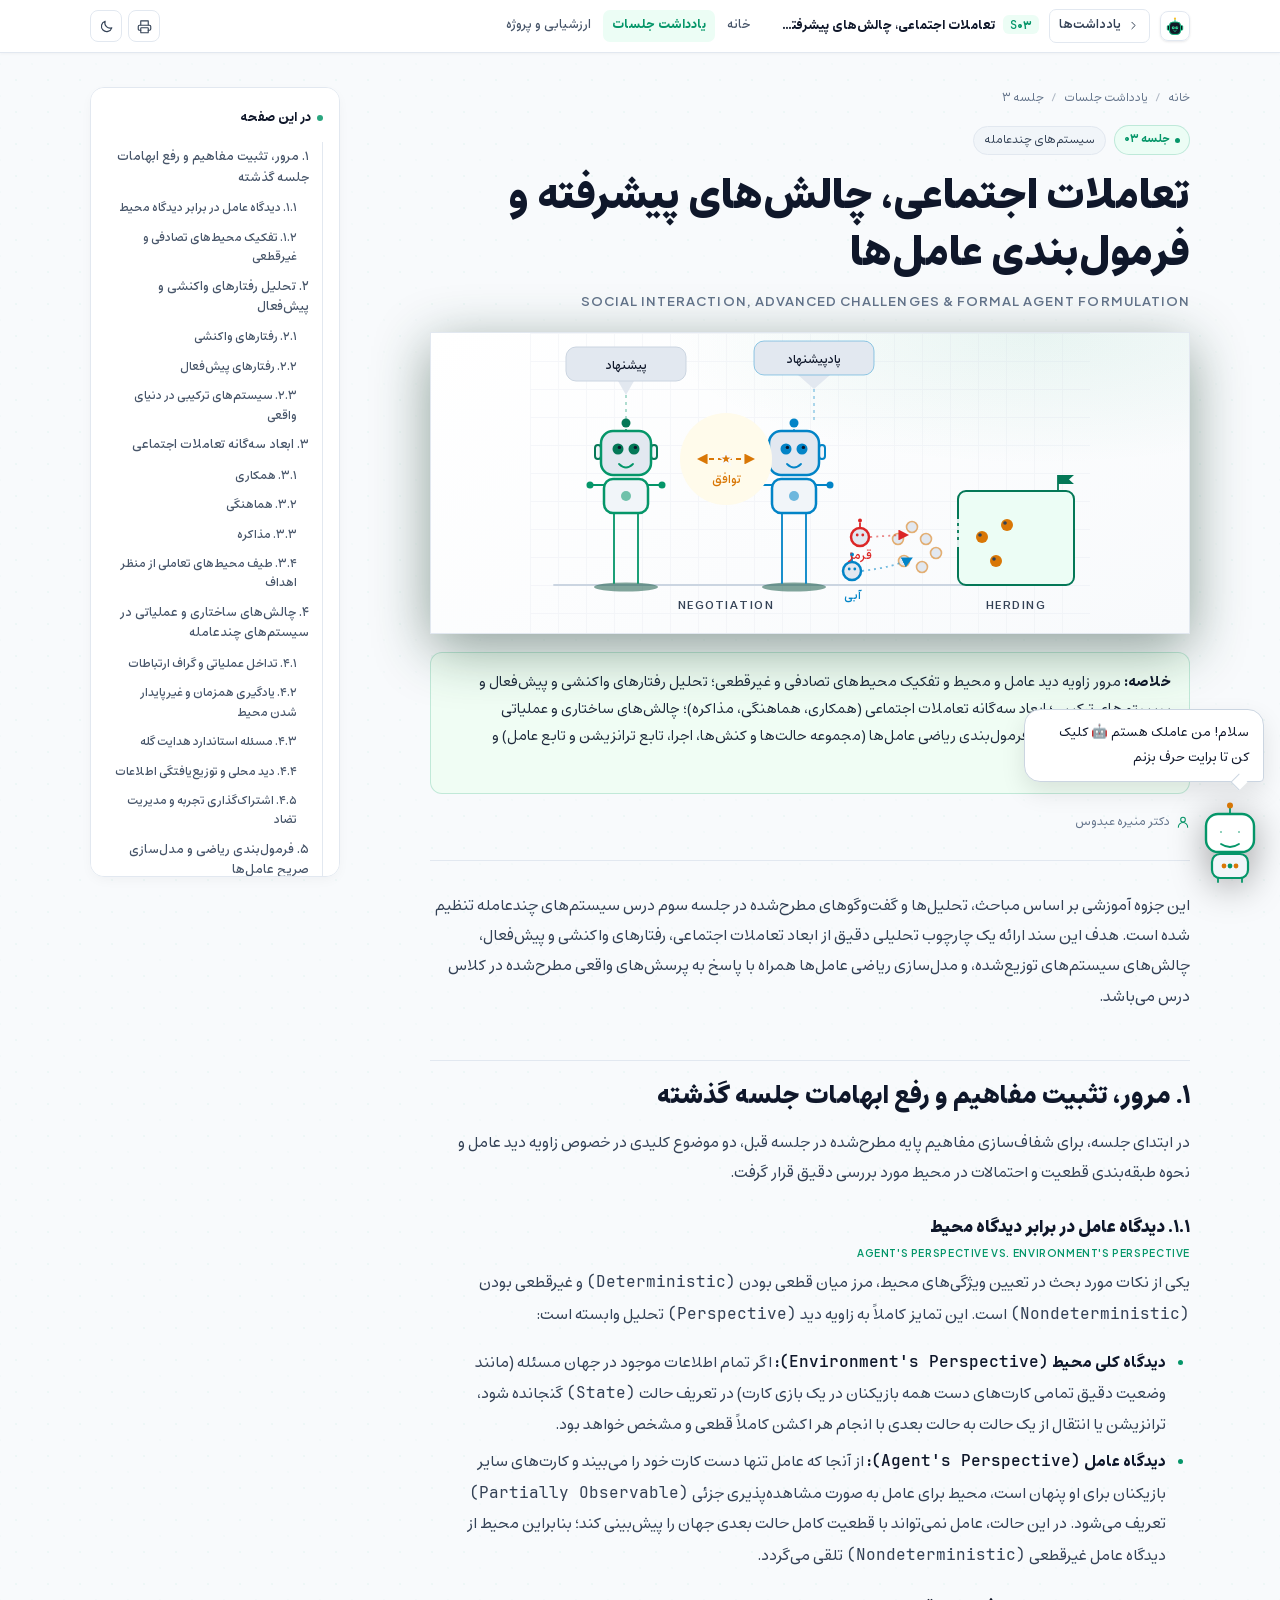
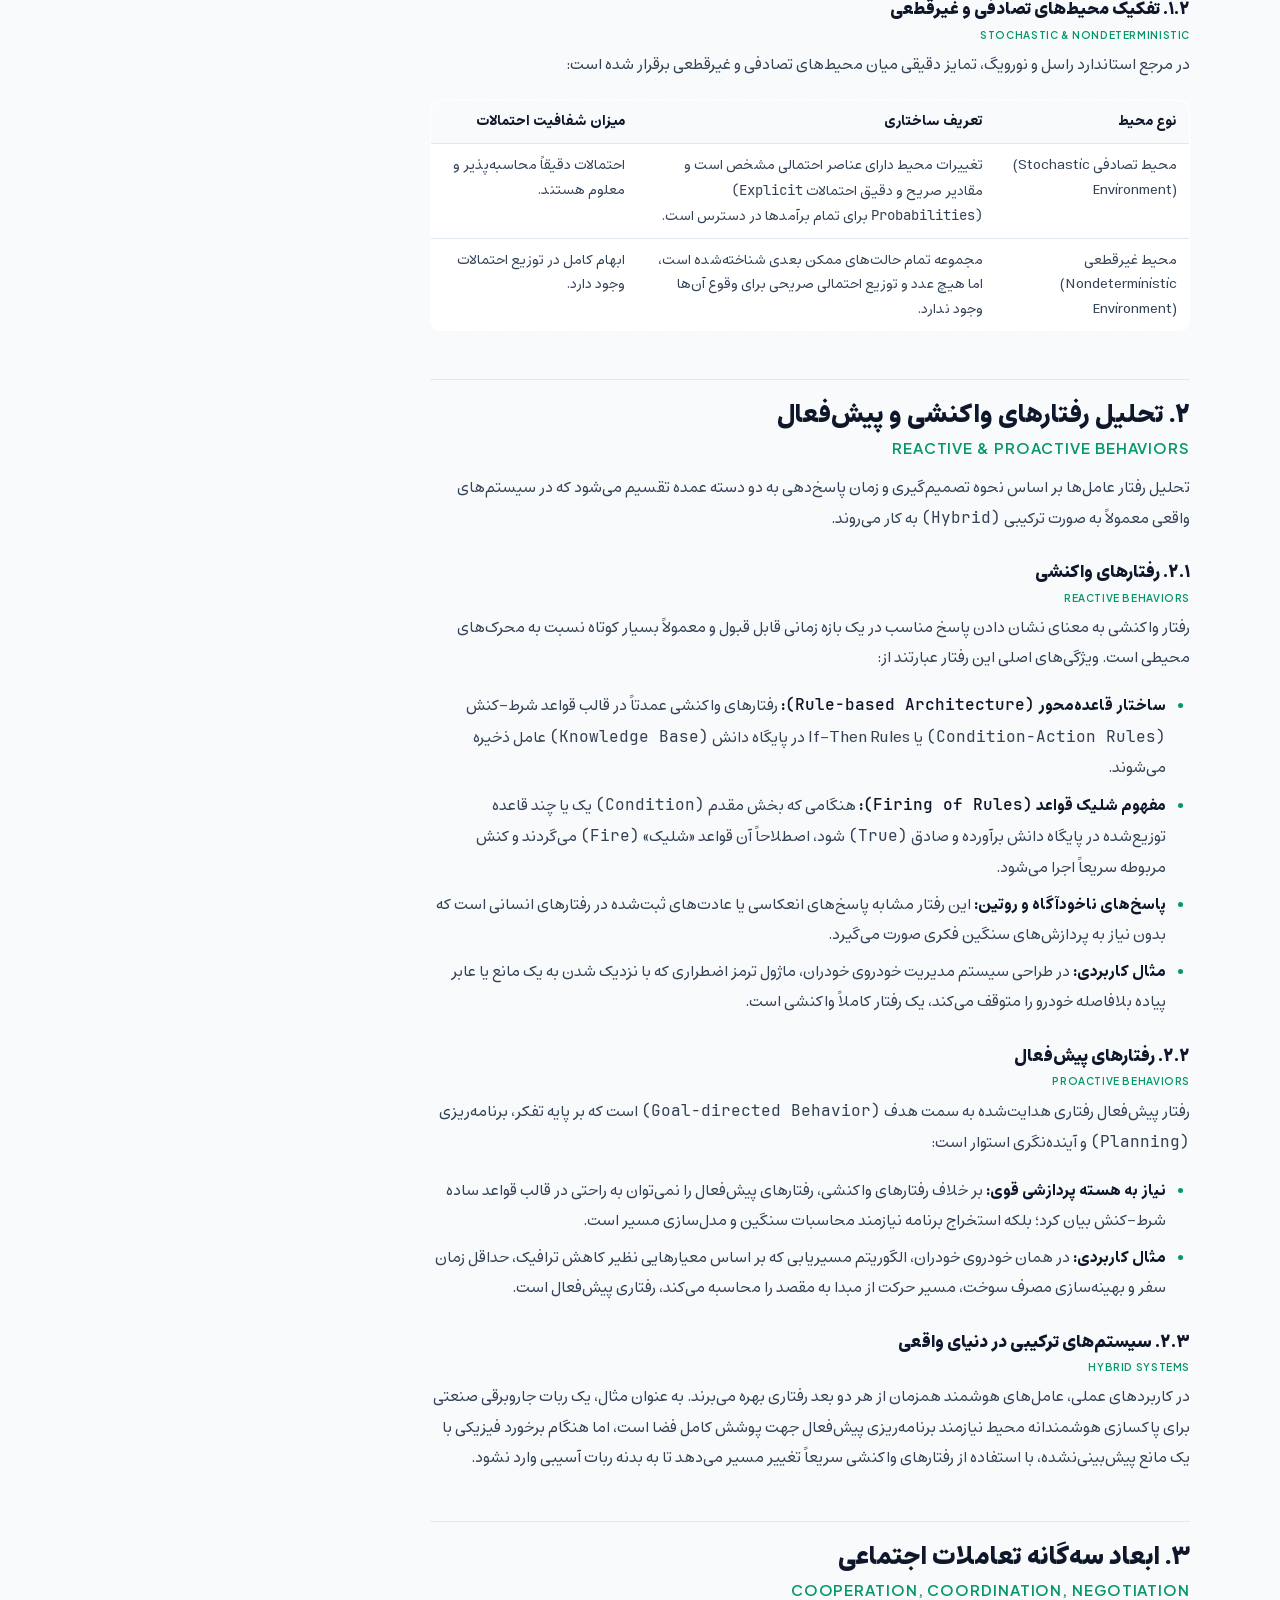
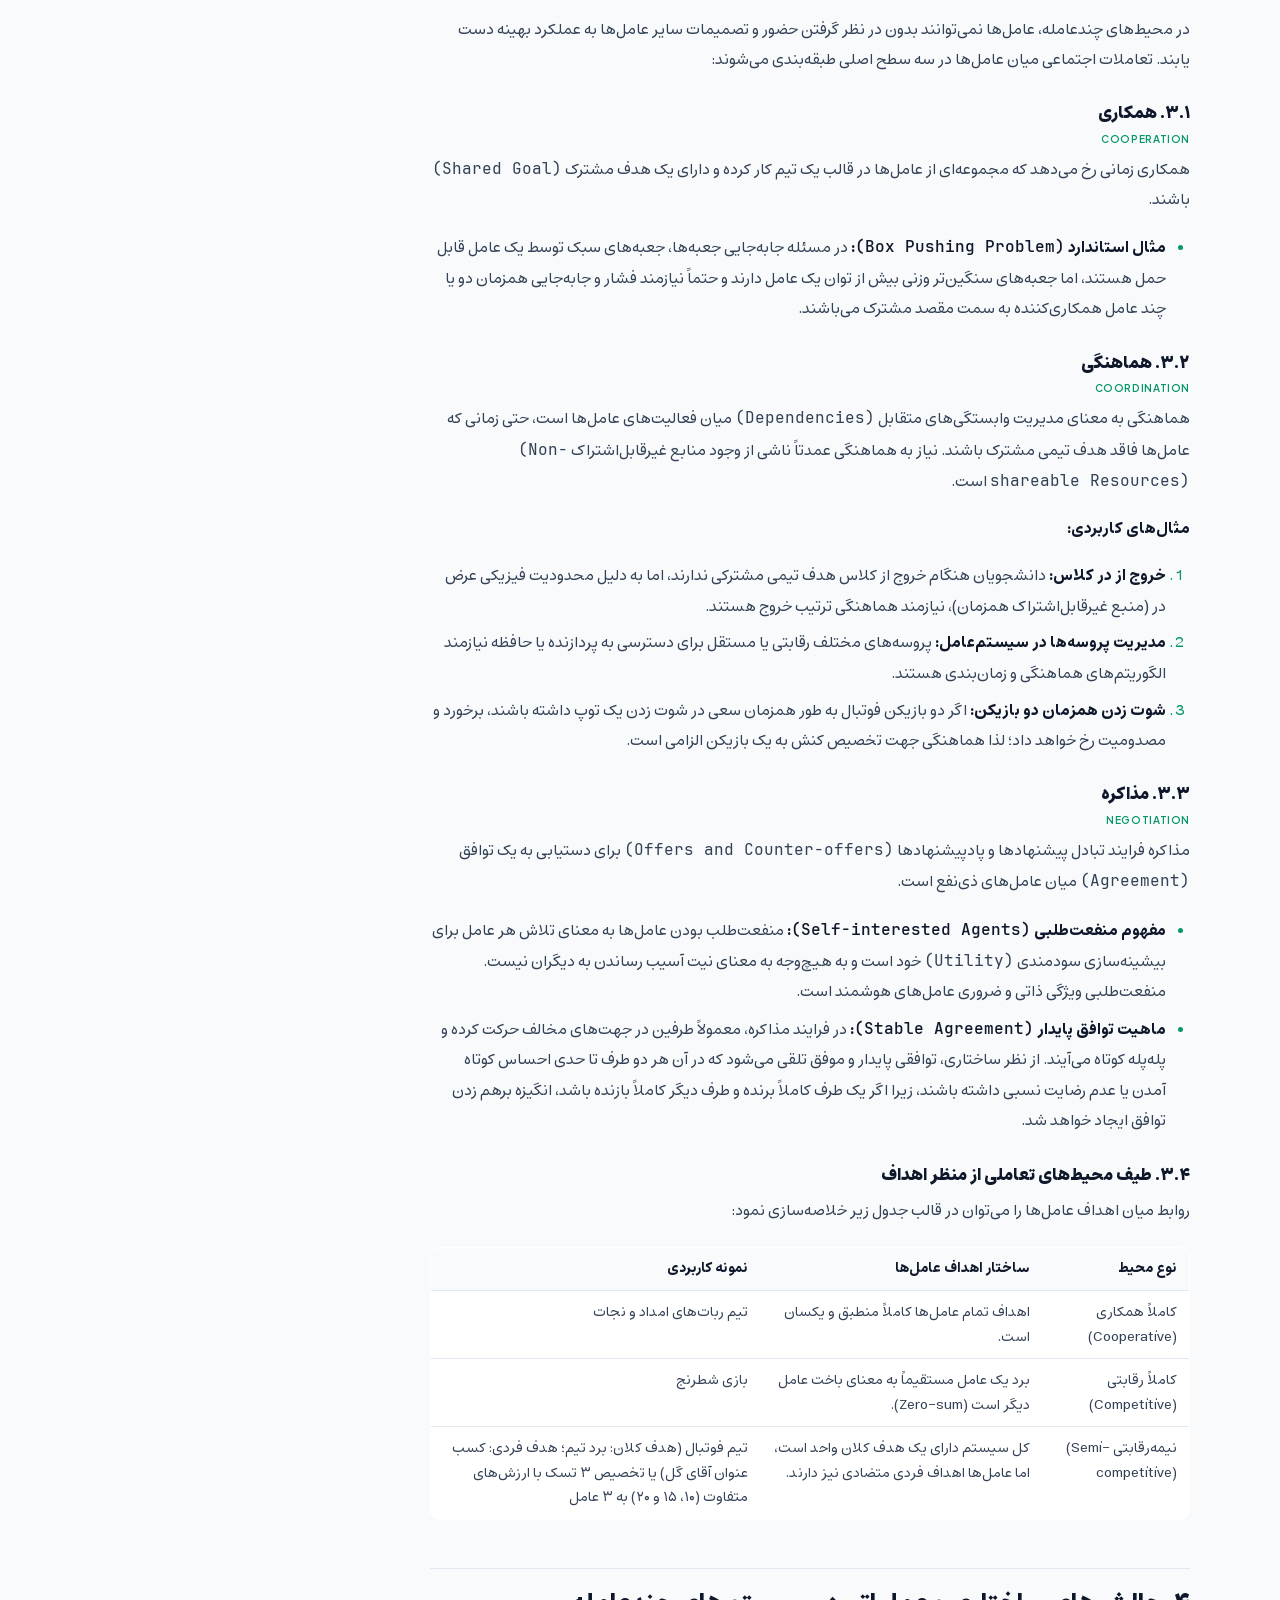
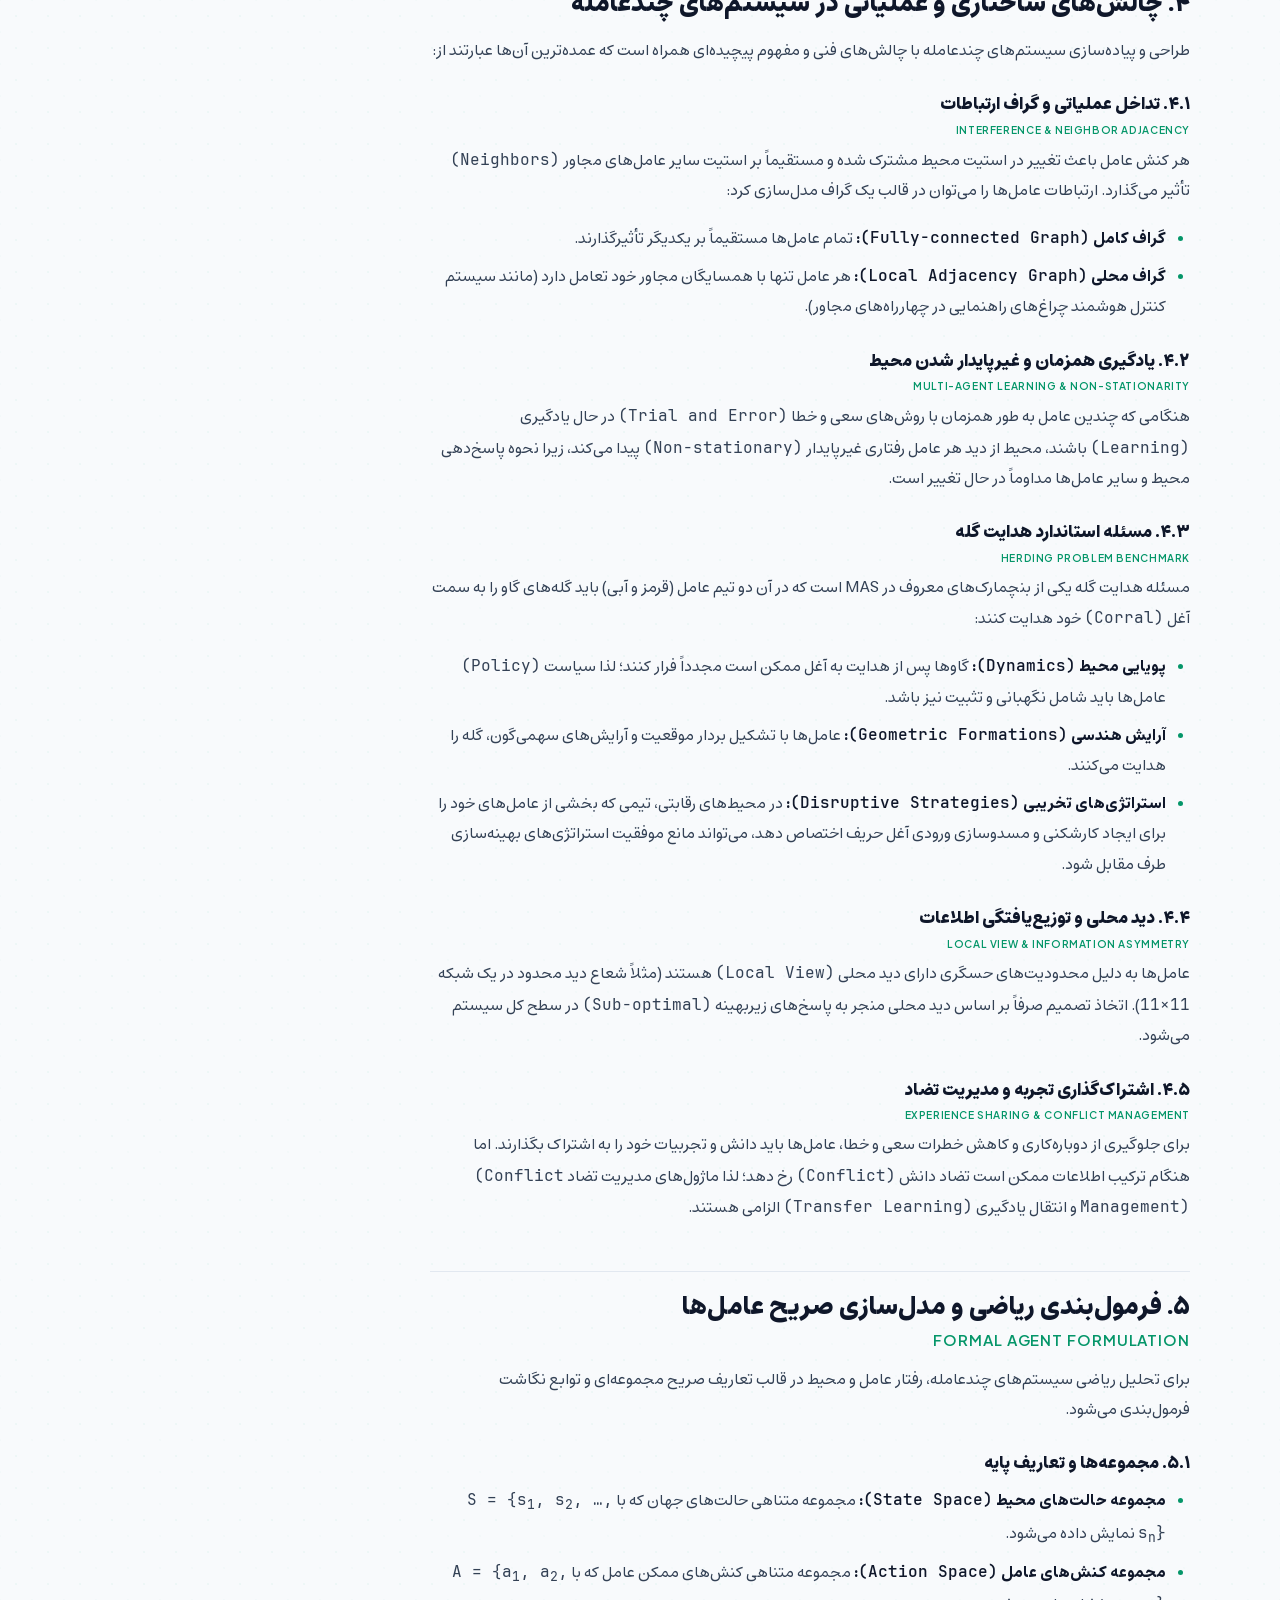
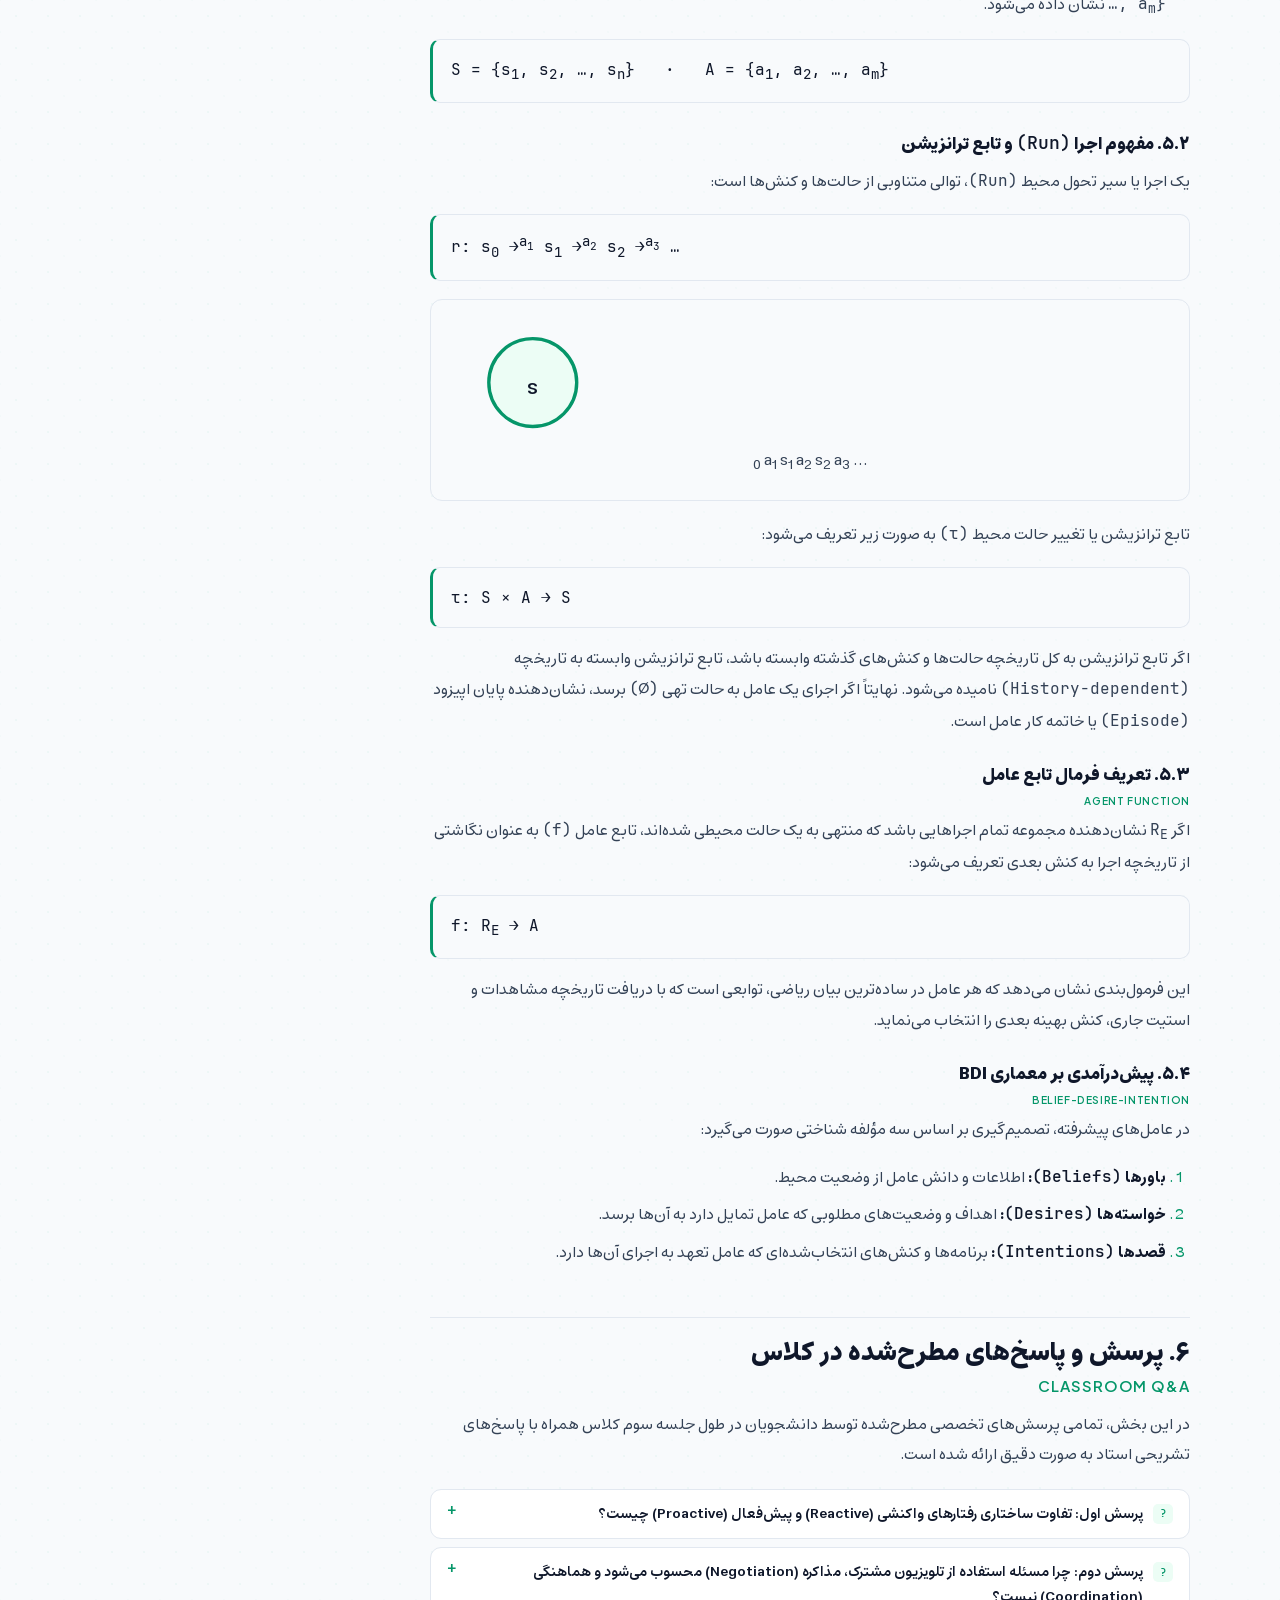
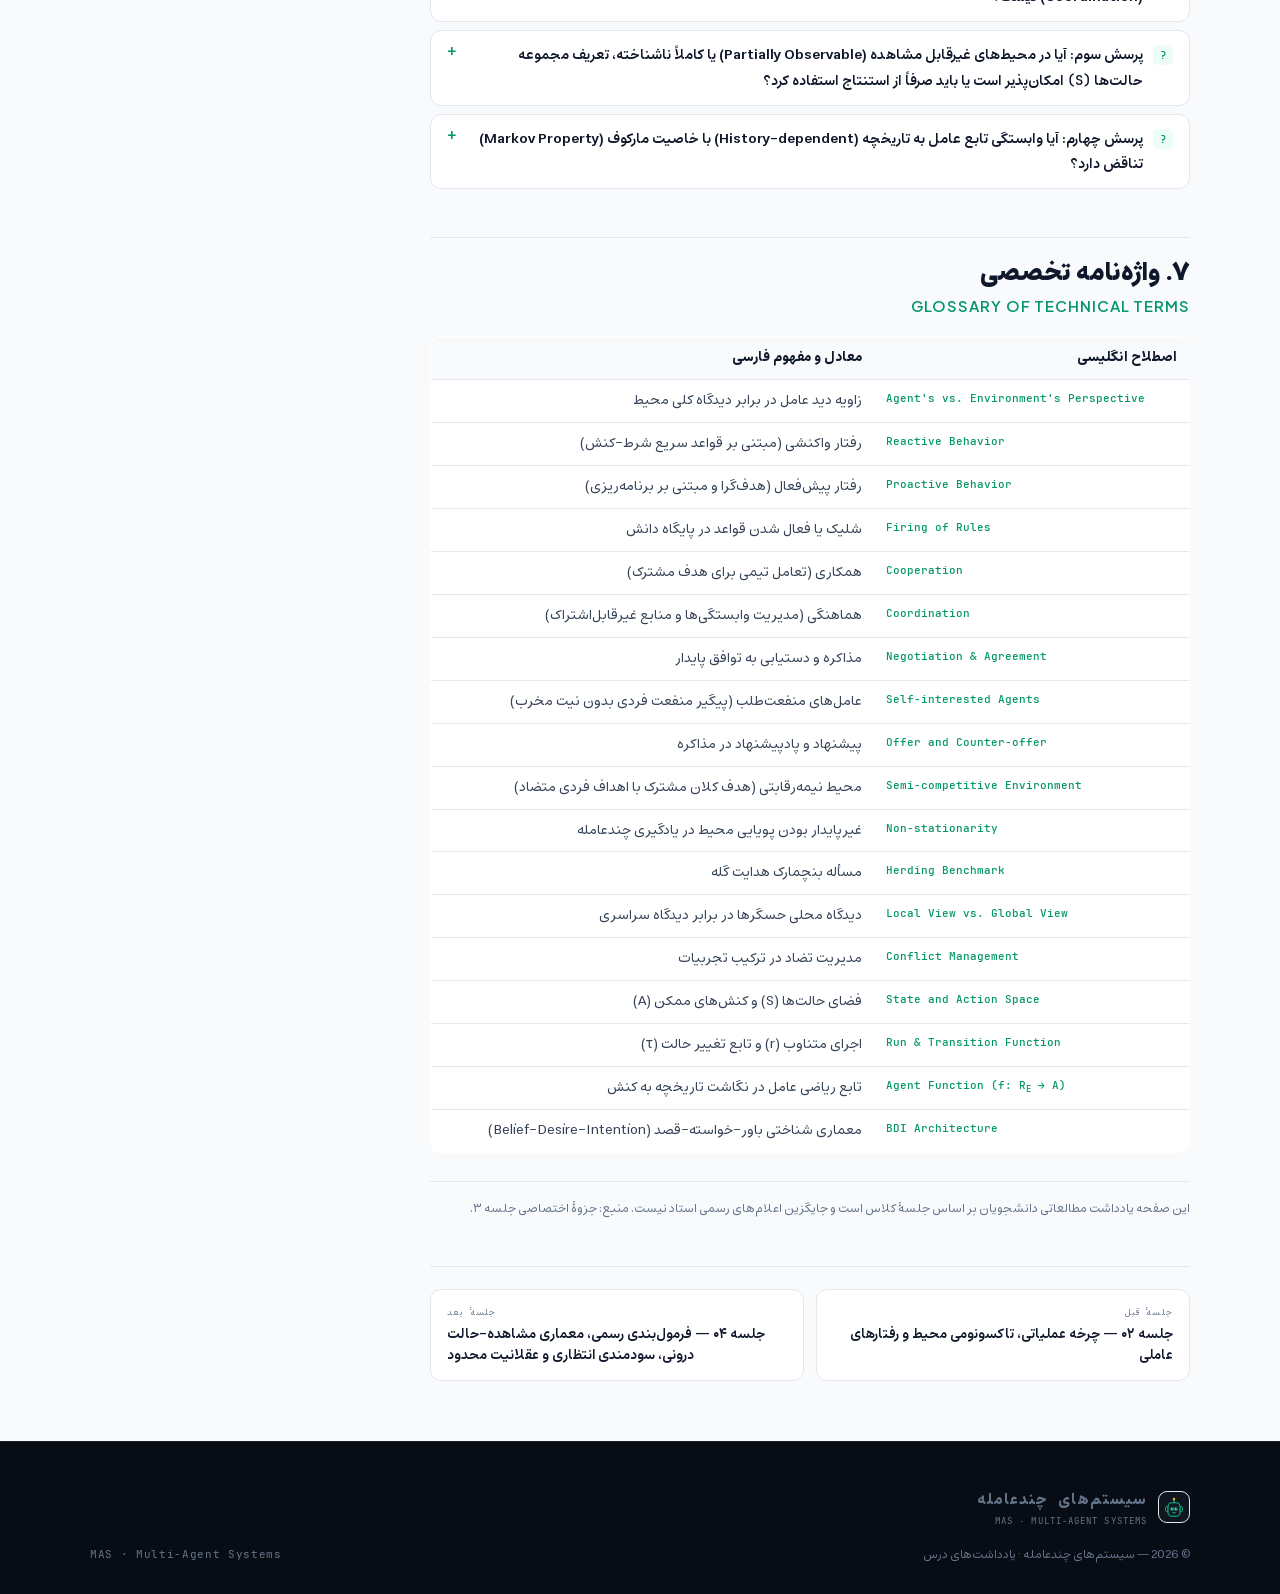
<file: sessions/session-03.html>
<!doctype html>
<html lang="fa" dir="rtl">
<head>
<meta charset="utf-8">
<meta name="viewport" content="width=device-width, initial-scale=1, viewport-fit=cover">
<title>تعاملات اجتماعی، چالش‌های پیشرفته و فرمول‌بندی عامل‌ها — جلسه ۳ · سیستم‌های چندعامله</title>
<meta name="description" content="مرور زاویه دید عامل و محیط، محیط‌های تصادفی و غیرقطعی، رفتارهای واکنشی و پیش‌فعال، همکاری، هماهنگی و مذاکره، چالش‌های سیستم‌های چندعامله و فرمول‌بندی ریاضی عامل‌ها.">
<meta name="theme-color" content="#0b0f17">
<script>(function(){try{var t=localStorage.getItem("nlp-theme");if(t==="light"||t==="dark")document.documentElement.setAttribute("data-theme",t);}catch(e){}})();</script>
<link rel="icon" href="../assets/img/mas-logo-favicon.svg" type="image/svg+xml">
<link rel="stylesheet" href="../assets/css/site.css">
<link rel="stylesheet" href="../assets/css/mas-theme.css">
<style>
  /* Page-scoped additions: session hero visual */
  .session-visual.hero-bot svg { max-width: 560px; }
  .session-visual { margin: 6px 0 18px; }
  .drift-a { animation: mas-drift 7s ease-in-out infinite alternate; }
  .drift-b { animation: mas-drift 6s ease-in-out infinite alternate-reverse; }
  @keyframes mas-drift { from { transform: translateX(0); } to { transform: translateX(20px); } }
  @media (prefers-reduced-motion: reduce) {
    .drift-a, .drift-b, .session-visual.hero-bot svg,
    .session-visual .bot-antenna, .session-visual .bot-eye,
    .session-visual .bot-glow, .session-visual .bot-shadow { animation: none; }
  }
  .qa-a blockquote { margin: 0 0 10px; }
</style>
</head>
<body>
<a class="skip-link" href="#main">پرش به محتوای اصلی</a>
<div class="read-progress" data-read-progress aria-hidden="true"><span></span></div>

<header class="session-topbar">
  <div class="container inner">
    <a class="brand-logo brand-logo--sm" href="../index.html" aria-label="صفحه اصلی"><img src="../assets/img/mas-logo.svg" alt=""></a>
    <a class="back" href="../notes.html"><svg viewBox="0 0 24 24" fill="none" stroke="currentColor" stroke-width="1.8" stroke-linecap="round" stroke-linejoin="round" aria-hidden="true"><path d="M9 18l6-6-6-6"/></svg><span>یادداشت‌ها</span></a>
    <div class="bar-title"><span class="mono">S۰۳</span>تعاملات اجتماعی، چالش‌های پیشرفته و فرمول‌بندی عامل‌ها</div>
    <nav class="topbar-nav" aria-label="ناوبری اصلی">
      <a href="../index.html">خانه</a>
      <a href="../notes.html" aria-current="page">یادداشت جلسات</a>
      <a href="../index.html#grading">ارزشیابی و پروژه</a>
    </nav>
    <div class="actions">
      <button class="icon-btn" type="button" data-print aria-label="چاپ صفحه" title="چاپ صفحه"><svg viewBox="0 0 24 24" fill="none" stroke="currentColor" stroke-width="1.8" stroke-linecap="round" stroke-linejoin="round" aria-hidden="true"><path d="M6 9V3h12v6"/><path d="M6 18H4a2 2 0 0 1-2-2v-4a2 2 0 0 1 2-2h16a2 2 0 0 1 2 2v4a2 2 0 0 1-2 2h-2"/><rect x="6" y="14" width="12" height="8" rx="1"/></svg></button>
      <button class="icon-btn" type="button" data-theme-toggle aria-label="تغییر پوسته" title="تغییر پوسته"><svg data-icon-moon viewBox="0 0 24 24" fill="none" stroke="currentColor" stroke-width="1.8" stroke-linecap="round" stroke-linejoin="round" aria-hidden="true"><path d="M20.5 14.2A8.5 8.5 0 0 1 9.8 3.5 8.5 8.5 0 1 0 20.5 14.2Z"/></svg><svg data-icon-sun viewBox="0 0 24 24" fill="none" stroke="currentColor" stroke-width="1.8" stroke-linecap="round" aria-hidden="true" style="display:none"><circle cx="12" cy="12" r="4"/><path d="M12 2v2M12 20v2M4.9 4.9l1.4 1.4M17.7 17.7l1.4 1.4M2 12h2M20 12h2M4.9 19.1l1.4-1.4M17.7 6.3l1.4-1.4"/></svg></button>
    </div>
  </div>
</header>

<main id="main" class="container">
  <div class="session-layout">
    <article class="session-main">
      <header class="session-hero">
        <nav class="breadcrumb" aria-label="مسیر">
          <a href="../index.html">خانه</a><span class="sep">/</span>
          <a href="../notes.html">یادداشت جلسات</a><span class="sep">/</span>
          <span>جلسه ۳</span>
        </nav>
        <div class="session-kicker">
          <span class="badge badge--live">جلسه ۰۳</span>
          <span class="tag tag--brand">سیستم‌های چندعامله</span>
        </div>
        <h1>تعاملات اجتماعی، چالش‌های پیشرفته و فرمول‌بندی عامل‌ها</h1>
        <div class="h1-en" dir="ltr">Social Interaction, Advanced Challenges &amp; Formal Agent Formulation</div>
        <div class="hero-bot session-visual" aria-hidden="true">
          <svg viewBox="0 0 560 300" fill="none" role="img" aria-label="دو ربات در حال مذاکره در کنار دو تیم عامل که گله را به آغل هدایت می‌کنند">
            <defs>
              <pattern id="grid3" width="28" height="28" patternUnits="userSpaceOnUse"><path d="M28 0H0V28" fill="none" stroke="var(--line-2)" stroke-opacity=".18" stroke-width="1.6"/></pattern>
              <marker id="arwG" viewBox="0 0 10 10" refX="7" refY="5" markerWidth="6" markerHeight="6" orient="auto-start-reverse"><path d="M0 0L10 5L0 10z" fill="var(--warn)"/></marker>
              <marker id="arwR" viewBox="0 0 10 10" refX="7" refY="5" markerWidth="6" markerHeight="6" orient="auto-start-reverse"><path d="M0 0L10 5L0 10z" fill="var(--bad)"/></marker>
              <marker id="arwB" viewBox="0 0 10 10" refX="7" refY="5" markerWidth="6" markerHeight="6" orient="auto-start-reverse"><path d="M0 0L10 5L0 10z" fill="var(--cyan)"/></marker>
            </defs>
            <rect x="0" y="0" width="560" height="300" fill="url(#grid3)"/>
            <path d="M24 252h512" stroke="var(--line-2)" stroke-width="2" stroke-linecap="round"/>

            <!-- corral (right) -->
            <rect x="428" y="158" width="116" height="94" rx="8" fill="var(--brand-soft)" stroke="var(--brand-2)" stroke-width="2"/>
            <line x1="428" y1="186" x2="428" y2="214" stroke="var(--bg)" stroke-width="4"/>
            <line x1="428" y1="190" x2="428" y2="210" stroke="var(--brand-2)" stroke-width="1.8" stroke-dasharray="3 4"/>
            <line x1="528" y1="158" x2="528" y2="142" stroke="var(--brand-2)" stroke-width="2"/>
            <path d="M528 142h16l-5 4.5 5 4.5h-16z" fill="var(--brand-2)"/>
            <circle cx="452" cy="204" r="6" fill="var(--warn)"/><circle cx="450" cy="202" r="1.8" fill="var(--ink-2)"/>
            <circle cx="477" cy="192" r="6" fill="var(--warn)"/><circle cx="475" cy="190" r="1.8" fill="var(--ink-2)"/>
            <circle cx="466" cy="228" r="6" fill="var(--warn)"/><circle cx="464" cy="226" r="1.8" fill="var(--ink-2)"/>

            <!-- herd (dots) -->
            <g class="drift-a">
              <circle cx="368" cy="206" r="5.5" fill="var(--surface-3)" stroke="var(--warn)" stroke-opacity=".55" stroke-width="1.6"/>
              <circle cx="382" cy="194" r="5.5" fill="var(--surface-3)" stroke="var(--warn)" stroke-opacity=".55" stroke-width="1.6"/>
              <circle cx="396" cy="206" r="5.5" fill="var(--surface-3)" stroke="var(--warn)" stroke-opacity=".55" stroke-width="1.6"/>
            </g>
            <g class="drift-b">
              <circle cx="406" cy="220" r="5.5" fill="var(--surface-3)" stroke="var(--warn)" stroke-opacity=".55" stroke-width="1.6"/>
              <circle cx="392" cy="234" r="5.5" fill="var(--surface-3)" stroke="var(--warn)" stroke-opacity=".55" stroke-width="1.6"/>
              <circle cx="374" cy="228" r="5.5" fill="var(--surface-3)" stroke="var(--warn)" stroke-opacity=".55" stroke-width="1.6"/>
            </g>

            <!-- herder agents (red & blue teams) -->
            <path d="M340 204 Q368 202 376 202" stroke="var(--bad)" stroke-opacity=".55" stroke-width="1.8" stroke-dasharray="2 4" marker-end="url(#arwR)"/>
            <path d="M332 238 Q364 234 380 226" stroke="var(--cyan)" stroke-opacity=".55" stroke-width="1.8" stroke-dasharray="2 4" marker-end="url(#arwB)"/>
            <circle cx="330" cy="204" r="9" fill="var(--surface-3)" stroke="var(--bad)" stroke-width="2.5"/>
            <circle cx="327.2" cy="202" r="1.4" fill="var(--bad)"/><circle cx="332.8" cy="202" r="1.4" fill="var(--bad)"/>
            <line x1="330" y1="195" x2="330" y2="189.5" stroke="var(--bad)" stroke-width="1.8"/><circle cx="330" cy="187.5" r="2" fill="var(--bad)"/>
            <circle cx="322" cy="238" r="9" fill="var(--surface-3)" stroke="var(--cyan)" stroke-width="2.5"/>
            <circle cx="319.2" cy="236" r="1.4" fill="var(--cyan)"/><circle cx="324.8" cy="236" r="1.4" fill="var(--cyan)"/>
            <line x1="322" y1="229" x2="322" y2="223.5" stroke="var(--cyan)" stroke-width="1.8"/><circle cx="322" cy="221.5" r="2" fill="var(--cyan)"/>
            <text x="330" y="226" text-anchor="middle" font-size="12.5" font-weight="600" fill="var(--bad)" style="direction:rtl">قرمز</text>
            <text x="322" y="266" text-anchor="middle" font-size="12.5" font-weight="600" fill="var(--cyan)" style="direction:rtl">آبی</text>

            <!-- robot A (emerald, negotiator) -->
            <ellipse class="bot-shadow" cx="96" cy="254" rx="32" ry="4.5" fill="var(--brand-3)" opacity=".5"/>
            <path d="M96 62v26" stroke="var(--brand)" stroke-opacity=".35" stroke-width="1.8" stroke-dasharray="3 4"/>
            <g class="bot-antenna">
              <line x1="96" y1="122" x2="96" y2="97" stroke="var(--brand-2)" stroke-width="3" stroke-linecap="round"/>
              <circle cx="96" cy="90" r="4.5" fill="var(--brand-2)"/>
            </g>
            <rect x="65" y="112" width="6" height="14" rx="3" fill="var(--surface-2)" stroke="var(--brand-2)" stroke-width="2"/>
            <rect x="121" y="112" width="6" height="14" rx="3" fill="var(--surface-2)" stroke="var(--brand-2)" stroke-width="2"/>
            <rect x="71" y="98" width="50" height="44" rx="12" fill="var(--surface-3)" stroke="var(--brand)" stroke-width="2.5"/>
            <g class="bot-eye">
              <circle cx="88" cy="116" r="5.5" fill="var(--brand-2)"/><circle cx="104" cy="116" r="5.5" fill="var(--brand-2)"/>
              <circle cx="89.4" cy="114.4" r="1.7" fill="var(--ink)"/><circle cx="105.4" cy="114.4" r="1.7" fill="var(--ink)"/>
            </g>
            <path d="M89 131q7 7 14 0" stroke="var(--brand)" stroke-width="2.5" stroke-linecap="round"/>
            <rect x="74" y="146" width="44" height="34" rx="9" fill="var(--surface-2)" stroke="var(--brand)" stroke-width="2.5"/>
            <circle class="bot-glow" cx="96" cy="163" r="5" fill="var(--brand)" opacity=".55"/>
            <path d="M74 152h-14M118 152h14" stroke="var(--brand)" stroke-width="4" stroke-linecap="round"/>
            <circle cx="60" cy="152" r="3.5" fill="var(--brand)"/><circle cx="132" cy="152" r="3.5" fill="var(--brand)"/>
            <path d="M84 180v70M108 180v70" stroke="var(--brand)" stroke-width="4.5" stroke-linecap="round"/>
            <!-- bubble A -->
            <path d="M88 48l16 0-8 14z" fill="var(--surface-3)"/>
            <rect x="36" y="14" width="120" height="34" rx="10" fill="var(--surface-3)" stroke="var(--line-2)"/>
            <text x="96" y="36" text-anchor="middle" font-size="12.5" font-weight="600" fill="var(--ink)" style="direction:rtl">پیشنهاد</text>

            <!-- robot B (blue, negotiator) -->
            <ellipse class="bot-shadow" cx="264" cy="254" rx="32" ry="4.5" fill="var(--brand-3)" opacity=".5"/>
            <path d="M284 56v32" stroke="var(--cyan)" stroke-opacity=".35" stroke-width="1.8" stroke-dasharray="3 4"/>
            <g class="bot-antenna">
              <line x1="264" y1="122" x2="264" y2="97" stroke="var(--cyan)" stroke-width="3" stroke-linecap="round"/>
              <circle cx="264" cy="90" r="4.5" fill="var(--cyan)"/>
            </g>
            <rect x="233" y="112" width="6" height="14" rx="3" fill="var(--surface-2)" stroke="var(--cyan)" stroke-width="2"/>
            <rect x="289" y="112" width="6" height="14" rx="3" fill="var(--surface-2)" stroke="var(--cyan)" stroke-width="2"/>
            <rect x="239" y="98" width="50" height="44" rx="12" fill="var(--surface-3)" stroke="var(--cyan)" stroke-width="2.5"/>
            <g class="bot-eye">
              <circle cx="256" cy="116" r="5.5" fill="var(--cyan)"/><circle cx="272" cy="116" r="5.5" fill="var(--cyan)"/>
              <circle cx="257.4" cy="114.4" r="1.7" fill="var(--ink)"/><circle cx="273.4" cy="114.4" r="1.7" fill="var(--ink)"/>
            </g>
            <path d="M257 131q7 7 14 0" stroke="var(--cyan)" stroke-width="2.5" stroke-linecap="round"/>
            <rect x="242" y="146" width="44" height="34" rx="9" fill="var(--surface-2)" stroke="var(--cyan)" stroke-width="2.5"/>
            <circle class="bot-glow" cx="264" cy="163" r="5" fill="var(--cyan)" opacity=".55"/>
            <path d="M242 152h-14M286 152h14" stroke="var(--cyan)" stroke-width="4" stroke-linecap="round"/>
            <circle cx="228" cy="152" r="3.5" fill="var(--cyan)"/><circle cx="300" cy="152" r="3.5" fill="var(--cyan)"/>
            <path d="M252 180v70M276 180v70" stroke="var(--cyan)" stroke-width="4.5" stroke-linecap="round"/>
            <!-- bubble B -->
            <path d="M268 42l32 0-16 14z" fill="var(--surface-3)"/>
            <rect x="224" y="8" width="120" height="34" rx="10" fill="var(--surface-3)" stroke="var(--cyan)" stroke-opacity=".4"/>
            <text x="284" y="30" text-anchor="middle" font-size="12.5" font-weight="600" fill="var(--ink)" style="direction:rtl">پادپیشنهاد</text>

            <!-- negotiation zone -->
            <circle cx="196" cy="126" r="46" fill="var(--warn-soft)"/>
            <line x1="170" y1="126" x2="222" y2="126" stroke="var(--warn)" stroke-width="2" stroke-dasharray="5 4" marker-start="url(#arwG)" marker-end="url(#arwG)"/>
            <polygon points="196,119 197.65,123.73 202.66,123.84 198.66,126.87 200.11,131.66 196,128.8 191.89,131.66 193.34,126.87 189.34,123.84 194.35,123.73" fill="var(--warn)" stroke="var(--bg)" stroke-width="1.6"/>
            <text x="196" y="150" text-anchor="middle" font-size="12.5" font-weight="600" fill="var(--warn)" style="direction:rtl">توافق</text>
            <text x="196" y="276" text-anchor="middle" font-size="12.5" fill="var(--ink-2)" style="letter-spacing:1.5px">NEGOTIATION</text>
            <text x="486" y="276" text-anchor="middle" font-size="12.5" fill="var(--ink-2)" style="letter-spacing:1.5px">HERDING</text>
          </svg>
        </div>
        <div class="session-summary"><strong>خلاصه: </strong>مرور زاویه دید عامل و محیط و تفکیک محیط‌های تصادفی و غیرقطعی؛ تحلیل رفتارهای واکنشی و پیش‌فعال و سیستم‌های ترکیبی؛ ابعاد سه‌گانه تعاملات اجتماعی (همکاری، هماهنگی، مذاکره)؛ چالش‌های ساختاری و عملیاتی سیستم‌های چندعامله؛ فرمول‌بندی ریاضی عامل‌ها (مجموعه حالت‌ها و کنش‌ها، اجرا، تابع ترانزیشن و تابع عامل) و آشنایی با معماری BDI.</div>
        <div class="session-meta"><span><svg viewBox="0 0 24 24" fill="none" stroke="currentColor" stroke-width="1.8" stroke-linecap="round" stroke-linejoin="round" aria-hidden="true"><circle cx="12" cy="8" r="4"/><path d="M4 21a8 8 0 0 1 16 0"/></svg><span>دکتر منیره عبدوس</span></span></div>
      </header>

      <details class="toc-mobile"><summary>فهرست مطالب</summary><ol><li><a href="#۱-مرور-تثبیت-مفاهیم-و-رفع-ابهامات-جلسه-گذشته">۱. مرور، تثبیت مفاهیم و رفع ابهامات جلسه گذشته</a></li>
<li class="toc-sub"><a href="#۱-۱-دیدگاه-عامل-در-برابر-دیدگاه-محیط">۱.۱. دیدگاه عامل در برابر دیدگاه محیط</a></li>
<li class="toc-sub"><a href="#۱-۲-تفکیک-محیط-های-تصادفی-و-غیرقطعی">۱.۲. تفکیک محیط‌های تصادفی و غیرقطعی</a></li>
<li><a href="#۲-تحلیل-رفتارهای-واکنشی-و-پیش-فعال">۲. تحلیل رفتارهای واکنشی و پیش‌فعال</a></li>
<li class="toc-sub"><a href="#۲-۱-رفتارهای-واکنشی">۲.۱. رفتارهای واکنشی</a></li>
<li class="toc-sub"><a href="#۲-۲-رفتارهای-پیش-فعال">۲.۲. رفتارهای پیش‌فعال</a></li>
<li class="toc-sub"><a href="#۲-۳-سیستم-های-ترکیبی-در-دنیای-واقعی">۲.۳. سیستم‌های ترکیبی در دنیای واقعی</a></li>
<li><a href="#۳-ابعاد-سه-گانه-تعاملات-اجتماعی">۳. ابعاد سه‌گانه تعاملات اجتماعی</a></li>
<li class="toc-sub"><a href="#۳-۱-همکاری">۳.۱. همکاری</a></li>
<li class="toc-sub"><a href="#۳-۲-هماهنگی">۳.۲. هماهنگی</a></li>
<li class="toc-sub"><a href="#۳-۳-مذاکره">۳.۳. مذاکره</a></li>
<li class="toc-sub"><a href="#۳-۴-طیف-محیط-های-تعاملی-از-منظر-اهداف">۳.۴. طیف محیط‌های تعاملی از منظر اهداف</a></li>
<li><a href="#۴-چالش-های-ساختاری-و-عملیاتی-در-سیستم-های-چندعامله">۴. چالش‌های ساختاری و عملیاتی در سیستم‌های چندعامله</a></li>
<li class="toc-sub"><a href="#۴-۱-تداخل-عملیاتی-و-گراف-ارتباطات">۴.۱. تداخل عملیاتی و گراف ارتباطات</a></li>
<li class="toc-sub"><a href="#۴-۲-یادگیری-همزمان-و-غیرپایدار-شدن-محیط">۴.۲. یادگیری همزمان و غیرپایدار شدن محیط</a></li>
<li class="toc-sub"><a href="#۴-۳-مسئله-استاندارد-هدایت-گله">۴.۳. مسئله استاندارد هدایت گله</a></li>
<li class="toc-sub"><a href="#۴-۴-دید-محلی-و-توزیع-یافتگی-اطلاعات">۴.۴. دید محلی و توزیع‌یافتگی اطلاعات</a></li>
<li class="toc-sub"><a href="#۴-۵-اشتراک-گذاری-تجربه-و-مدیریت-تضاد">۴.۵. اشتراک‌گذاری تجربه و مدیریت تضاد</a></li>
<li><a href="#۵-فرمول-بندی-ریاضی-و-مدل-سازی-صریح-عامل-ها">۵. فرمول‌بندی ریاضی و مدل‌سازی صریح عامل‌ها</a></li>
<li class="toc-sub"><a href="#۵-۱-مجموعه-ها-و-تعاریف-پایه">۵.۱. مجموعه‌ها و تعاریف پایه</a></li>
<li class="toc-sub"><a href="#۵-۲-مفهوم-اجرا-و-تابع-ترانزیشن">۵.۲. مفهوم اجرا و تابع ترانزیشن</a></li>
<li class="toc-sub"><a href="#۵-۳-تعریف-فرمال-تابع-عامل">۵.۳. تعریف فرمال تابع عامل</a></li>
<li class="toc-sub"><a href="#۵-۴-پیش-درآمدی-بر-معماری-bdi">۵.۴. پیش‌درآمدی بر معماری BDI</a></li>
<li><a href="#۶-پرسش-و-پاسخ-های-مطرح-شده-در-کلاس">۶. پرسش و پاسخ‌های مطرح‌شده در کلاس</a></li>
<li><a href="#۷-واژه-نامه-تخصصی">۷. واژه‌نامه تخصصی</a></li></ol></details>

      <div class="prose">
<p dir="rtl" lang="fa">این جزوه آموزشی بر اساس مباحث، تحلیل‌ها و گفت‌وگوهای مطرح‌شده در جلسه سوم درس سیستم‌های چندعامله تنظیم شده است. هدف این سند ارائه یک چارچوب تحلیلی دقیق از ابعاد تعاملات اجتماعی، رفتارهای واکنشی و پیش‌فعال، چالش‌های سیستم‌های توزیع‌شده، و مدل‌سازی ریاضی عامل‌ها همراه با پاسخ به پرسش‌های واقعی مطرح‌شده در کلاس درس می‌باشد.</p>
<h2 id="۱-مرور-تثبیت-مفاهیم-و-رفع-ابهامات-جلسه-گذشته" dir="rtl" lang="fa">۱. مرور، تثبیت مفاهیم و رفع ابهامات جلسه گذشته</h2>
<p dir="rtl" lang="fa">در ابتدای جلسه، برای شفاف‌سازی مفاهیم پایه مطرح‌شده در جلسه قبل، دو موضوع کلیدی در خصوص زاویه دید عامل و نحوه طبقه‌بندی قطعیت و احتمالات در محیط مورد بررسی دقیق قرار گرفت.</p>
<h3 id="۱-۱-دیدگاه-عامل-در-برابر-دیدگاه-محیط" dir="rtl" lang="fa">۱.۱. دیدگاه عامل در برابر دیدگاه محیط<span class="h-en" dir="ltr">Agent's Perspective vs. Environment's Perspective</span></h3>
<p dir="rtl" lang="fa">یکی از نکات مورد بحث در تعیین ویژگی‌های محیط، مرز میان قطعی بودن <span class="mono" dir="ltr">(Deterministic)</span> و غیرقطعی بودن <span class="mono" dir="ltr">(Nondeterministic)</span> است. این تمایز کاملاً به زاویه دید <span class="mono" dir="ltr">(Perspective)</span> تحلیل وابسته است:</p>
<ul dir="rtl" lang="fa">
<li><strong>دیدگاه کلی محیط <span class="mono" dir="ltr">(Environment's Perspective)</span>:</strong> اگر تمام اطلاعات موجود در جهان مسئله (مانند وضعیت دقیق تمامی کارت‌های دست همه بازیکنان در یک بازی کارت) در تعریف حالت <span class="mono" dir="ltr">(State)</span> گنجانده شود، ترانزیشن یا انتقال از یک حالت به حالت بعدی با انجام هر اکشن کاملاً قطعی و مشخص خواهد بود.</li>
<li><strong>دیدگاه عامل <span class="mono" dir="ltr">(Agent's Perspective)</span>:</strong> از آنجا که عامل تنها دست کارت خود را می‌بیند و کارت‌های سایر بازیکنان برای او پنهان است، محیط برای عامل به صورت مشاهده‌پذیری جزئی <span class="mono" dir="ltr">(Partially Observable)</span> تعریف می‌شود. در این حالت، عامل نمی‌تواند با قطعیت کامل حالت بعدی جهان را پیش‌بینی کند؛ بنابراین محیط از دیدگاه عامل غیرقطعی <span class="mono" dir="ltr">(Nondeterministic)</span> تلقی می‌گردد.</li>
</ul>
<h3 id="۱-۲-تفکیک-محیط-های-تصادفی-و-غیرقطعی" dir="rtl" lang="fa">۱.۲. تفکیک محیط‌های تصادفی و غیرقطعی<span class="h-en" dir="ltr">Stochastic &amp; Nondeterministic</span></h3>
<p dir="rtl" lang="fa">در مرجع استاندارد راسل و نورویگ، تمایز دقیقی میان محیط‌های تصادفی و غیرقطعی برقرار شده است:</p>
<div class="table-scroll"><table dir="rtl" lang="fa"><thead><tr><th dir="rtl" lang="fa">نوع محیط</th><th dir="rtl" lang="fa">تعریف ساختاری</th><th dir="rtl" lang="fa">میزان شفافیت احتمالات</th></tr></thead><tbody><tr><td dir="rtl" lang="fa">محیط تصادفی <span dir="ltr">(Stochastic Environment)</span></td><td dir="rtl" lang="fa">تغییرات محیط دارای عناصر احتمالی مشخص است و مقادیر صریح و دقیق احتمالات <span class="mono" dir="ltr">(Explicit Probabilities)</span> برای تمام برآمدها در دسترس است.</td><td dir="rtl" lang="fa">احتمالات دقیقاً محاسبه‌پذیر و معلوم هستند.</td></tr><tr><td dir="rtl" lang="fa">محیط غیرقطعی <span dir="ltr">(Nondeterministic Environment)</span></td><td dir="rtl" lang="fa">مجموعه تمام حالت‌های ممکن بعدی شناخته‌شده است، اما هیچ عدد و توزیع احتمالی صریحی برای وقوع آن‌ها وجود ندارد.</td><td dir="rtl" lang="fa">ابهام کامل در توزیع احتمالات وجود دارد.</td></tr></tbody></table></div>
<h2 id="۲-تحلیل-رفتارهای-واکنشی-و-پیش-فعال" dir="rtl" lang="fa">۲. تحلیل رفتارهای واکنشی و پیش‌فعال<span class="h-en" dir="ltr">Reactive &amp; Proactive Behaviors</span></h2>
<p dir="rtl" lang="fa">تحلیل رفتار عامل‌ها بر اساس نحوه تصمیم‌گیری و زمان پاسخ‌دهی به دو دسته عمده تقسیم می‌شود که در سیستم‌های واقعی معمولاً به صورت ترکیبی <span class="mono" dir="ltr">(Hybrid)</span> به کار می‌روند.</p>
<h3 id="۲-۱-رفتارهای-واکنشی" dir="rtl" lang="fa">۲.۱. رفتارهای واکنشی<span class="h-en" dir="ltr">Reactive Behaviors</span></h3>
<p dir="rtl" lang="fa">رفتار واکنشی به معنای نشان دادن پاسخ مناسب در یک بازه زمانی قابل قبول و معمولاً بسیار کوتاه نسبت به محرک‌های محیطی است. ویژگی‌های اصلی این رفتار عبارتند از:</p>
<ul dir="rtl" lang="fa">
<li><strong>ساختار قاعده‌محور <span class="mono" dir="ltr">(Rule-based Architecture)</span>:</strong> رفتارهای واکنشی عمدتاً در قالب قواعد شرط-کنش <span class="mono" dir="ltr">(Condition-Action Rules)</span> یا <span dir="ltr">If-Then Rules</span> در پایگاه دانش <span class="mono" dir="ltr">(Knowledge Base)</span> عامل ذخیره می‌شوند.</li>
<li><strong>مفهوم شلیک قواعد <span class="mono" dir="ltr">(Firing of Rules)</span>:</strong> هنگامی که بخش مقدم <span class="mono" dir="ltr">(Condition)</span> یک یا چند قاعده توزیع‌شده در پایگاه دانش برآورده و صادق <span class="mono" dir="ltr">(True)</span> شود، اصطلاحاً آن قواعد «شلیک» <span class="mono" dir="ltr">(Fire)</span> می‌گردند و کنش مربوطه سریعاً اجرا می‌شود.</li>
<li><strong>پاسخ‌های ناخودآگاه و روتین:</strong> این رفتار مشابه پاسخ‌های انعکاسی یا عادت‌های ثبت‌شده در رفتارهای انسانی است که بدون نیاز به پردازش‌های سنگین فکری صورت می‌گیرد.</li>
<li><strong>مثال کاربردی:</strong> در طراحی سیستم مدیریت خودروی خودران، ماژول ترمز اضطراری که با نزدیک شدن به یک مانع یا عابر پیاده بلافاصله خودرو را متوقف می‌کند، یک رفتار کاملاً واکنشی است.</li>
</ul>
<h3 id="۲-۲-رفتارهای-پیش-فعال" dir="rtl" lang="fa">۲.۲. رفتارهای پیش‌فعال<span class="h-en" dir="ltr">Proactive Behaviors</span></h3>
<p dir="rtl" lang="fa">رفتار پیش‌فعال رفتاری هدایت‌شده به سمت هدف <span class="mono" dir="ltr">(Goal-directed Behavior)</span> است که بر پایه تفکر، برنامه‌ریزی <span class="mono" dir="ltr">(Planning)</span> و آینده‌نگری استوار است:</p>
<ul dir="rtl" lang="fa">
<li><strong>نیاز به هسته پردازشی قوی:</strong> بر خلاف رفتارهای واکنشی، رفتارهای پیش‌فعال را نمی‌توان به راحتی در قالب قواعد ساده شرط-کنش بیان کرد؛ بلکه استخراج برنامه نیازمند محاسبات سنگین و مدل‌سازی مسیر است.</li>
<li><strong>مثال کاربردی:</strong> در همان خودروی خودران، الگوریتم مسیریابی که بر اساس معیارهایی نظیر کاهش ترافیک، حداقل زمان سفر و بهینه‌سازی مصرف سوخت، مسیر حرکت از مبدا به مقصد را محاسبه می‌کند، رفتاری پیش‌فعال است.</li>
</ul>
<h3 id="۲-۳-سیستم-های-ترکیبی-در-دنیای-واقعی" dir="rtl" lang="fa">۲.۳. سیستم‌های ترکیبی در دنیای واقعی<span class="h-en" dir="ltr">Hybrid Systems</span></h3>
<p dir="rtl" lang="fa">در کاربردهای عملی، عامل‌های هوشمند همزمان از هر دو بعد رفتاری بهره می‌برند. به عنوان مثال، یک ربات جاروبرقی صنعتی برای پاکسازی هوشمندانه محیط نیازمند برنامه‌ریزی پیش‌فعال جهت پوشش کامل فضا است، اما هنگام برخورد فیزیکی با یک مانع پیش‌بینی‌نشده، با استفاده از رفتارهای واکنشی سریعاً تغییر مسیر می‌دهد تا به بدنه ربات آسیبی وارد نشود.</p>
<h2 id="۳-ابعاد-سه-گانه-تعاملات-اجتماعی" dir="rtl" lang="fa">۳. ابعاد سه‌گانه تعاملات اجتماعی<span class="h-en" dir="ltr">Cooperation, Coordination, Negotiation</span></h2>
<p dir="rtl" lang="fa">در محیط‌های چندعامله، عامل‌ها نمی‌توانند بدون در نظر گرفتن حضور و تصمیمات سایر عامل‌ها به عملکرد بهینه دست یابند. تعاملات اجتماعی میان عامل‌ها در سه سطح اصلی طبقه‌بندی می‌شوند:</p>
<h3 id="۳-۱-همکاری" dir="rtl" lang="fa">۳.۱. همکاری<span class="h-en" dir="ltr">Cooperation</span></h3>
<p dir="rtl" lang="fa">همکاری زمانی رخ می‌دهد که مجموعه‌ای از عامل‌ها در قالب یک تیم کار کرده و دارای یک هدف مشترک <span class="mono" dir="ltr">(Shared Goal)</span> باشند.</p>
<ul dir="rtl" lang="fa">
<li><strong>مثال استاندارد <span class="mono" dir="ltr">(Box Pushing Problem)</span>:</strong> در مسئله جابه‌جایی جعبه‌ها، جعبه‌های سبک توسط یک عامل قابل حمل هستند، اما جعبه‌های سنگین‌تر وزنی بیش از توان یک عامل دارند و حتماً نیازمند فشار و جابه‌جایی همزمان دو یا چند عامل همکاری‌کننده به سمت مقصد مشترک می‌باشند.</li>
</ul>
<h3 id="۳-۲-هماهنگی" dir="rtl" lang="fa">۳.۲. هماهنگی<span class="h-en" dir="ltr">Coordination</span></h3>
<p dir="rtl" lang="fa">هماهنگی به معنای مدیریت وابستگی‌های متقابل <span class="mono" dir="ltr">(Dependencies)</span> میان فعالیت‌های عامل‌ها است، حتی زمانی که عامل‌ها فاقد هدف تیمی مشترک باشند. نیاز به هماهنگی عمدتاً ناشی از وجود منابع غیرقابل‌اشتراک <span class="mono" dir="ltr">(Non-shareable Resources)</span> است.</p>
<p dir="rtl" lang="fa"><strong>مثال‌های کاربردی:</strong></p>
<ol dir="rtl" lang="fa">
<li><strong>خروج از در کلاس:</strong> دانشجویان هنگام خروج از کلاس هدف تیمی مشترکی ندارند، اما به دلیل محدودیت فیزیکی عرض در (منبع غیرقابل‌اشتراک همزمان)، نیازمند هماهنگی ترتیب خروج هستند.</li>
<li><strong>مدیریت پروسه‌ها در سیستم‌عامل:</strong> پروسه‌های مختلف رقابتی یا مستقل برای دسترسی به پردازنده یا حافظه نیازمند الگوریتم‌های هماهنگی و زمان‌بندی هستند.</li>
<li><strong>شوت زدن همزمان دو بازیکن:</strong> اگر دو بازیکن فوتبال به طور همزمان سعی در شوت زدن یک توپ داشته باشند، برخورد و مصدومیت رخ خواهد داد؛ لذا هماهنگی جهت تخصیص کنش به یک بازیکن الزامی است.</li>
</ol>
<h3 id="۳-۳-مذاکره" dir="rtl" lang="fa">۳.۳. مذاکره<span class="h-en" dir="ltr">Negotiation</span></h3>
<p dir="rtl" lang="fa">مذاکره فرایند تبادل پیشنهادها و پادپیشنهادها <span class="mono" dir="ltr">(Offers and Counter-offers)</span> برای دستیابی به یک توافق <span class="mono" dir="ltr">(Agreement)</span> میان عامل‌های ذی‌نفع است.</p>
<ul dir="rtl" lang="fa">
<li><strong>مفهوم منفعت‌طلبی <span class="mono" dir="ltr">(Self-interested Agents)</span>:</strong> منفعت‌طلب بودن عامل‌ها به معنای تلاش هر عامل برای بیشینه‌سازی سودمندی <span class="mono" dir="ltr">(Utility)</span> خود است و به هیچ‌وجه به معنای نیت آسیب رساندن به دیگران نیست. منفعت‌طلبی ویژگی ذاتی و ضروری عامل‌های هوشمند است.</li>
<li><strong>ماهیت توافق پایدار <span class="mono" dir="ltr">(Stable Agreement)</span>:</strong> در فرایند مذاکره، معمولاً طرفین در جهت‌های مخالف حرکت کرده و پله‌پله کوتاه می‌آیند. از نظر ساختاری، توافقی پایدار و موفق تلقی می‌شود که در آن هر دو طرف تا حدی احساس کوتاه آمدن یا عدم رضایت نسبی داشته باشند، زیرا اگر یک طرف کاملاً برنده و طرف دیگر کاملاً بازنده باشد، انگیزه برهم زدن توافق ایجاد خواهد شد.</li>
</ul>
<h3 id="۳-۴-طیف-محیط-های-تعاملی-از-منظر-اهداف" dir="rtl" lang="fa">۳.۴. طیف محیط‌های تعاملی از منظر اهداف</h3>
<p dir="rtl" lang="fa">روابط میان اهداف عامل‌ها را می‌توان در قالب جدول زیر خلاصه‌سازی نمود:</p>
<div class="table-scroll"><table dir="rtl" lang="fa"><thead><tr><th dir="rtl" lang="fa">نوع محیط</th><th dir="rtl" lang="fa">ساختار اهداف عامل‌ها</th><th dir="rtl" lang="fa">نمونه کاربردی</th></tr></thead><tbody><tr><td dir="rtl" lang="fa">کاملاً همکاری <span dir="ltr">(Cooperative)</span></td><td dir="rtl" lang="fa">اهداف تمام عامل‌ها کاملاً منطبق و یکسان است.</td><td dir="rtl" lang="fa">تیم ربات‌های امداد و نجات</td></tr><tr><td dir="rtl" lang="fa">کاملاً رقابتی <span dir="ltr">(Competitive)</span></td><td dir="rtl" lang="fa">برد یک عامل مستقیماً به معنای باخت عامل دیگر است <span dir="ltr">(Zero-sum)</span>.</td><td dir="rtl" lang="fa">بازی شطرنج</td></tr><tr><td dir="rtl" lang="fa">نیمه‌رقابتی <span dir="ltr">(Semi-competitive)</span></td><td dir="rtl" lang="fa">کل سیستم دارای یک هدف کلان واحد است، اما عامل‌ها اهداف فردی متضادی نیز دارند.</td><td dir="rtl" lang="fa">تیم فوتبال (هدف کلان: برد تیم؛ هدف فردی: کسب عنوان آقای گل) یا تخصیص ۳ تسک با ارزش‌های متفاوت (۱۰، ۱۵ و ۲۰) به ۳ عامل</td></tr></tbody></table></div>
<h2 id="۴-چالش-های-ساختاری-و-عملیاتی-در-سیستم-های-چندعامله" dir="rtl" lang="fa">۴. چالش‌های ساختاری و عملیاتی در سیستم‌های چندعامله</h2>
<p dir="rtl" lang="fa">طراحی و پیاده‌سازی سیستم‌های چندعامله با چالش‌های فنی و مفهوم پیچیده‌ای همراه است که عمده‌ترین آن‌ها عبارتند از:</p>
<h3 id="۴-۱-تداخل-عملیاتی-و-گراف-ارتباطات" dir="rtl" lang="fa">۴.۱. تداخل عملیاتی و گراف ارتباطات<span class="h-en" dir="ltr">Interference &amp; Neighbor Adjacency</span></h3>
<p dir="rtl" lang="fa">هر کنش عامل باعث تغییر در استیت محیط مشترک شده و مستقیماً بر استیت سایر عامل‌های مجاور <span class="mono" dir="ltr">(Neighbors)</span> تأثیر می‌گذارد. ارتباطات عامل‌ها را می‌توان در قالب یک گراف مدل‌سازی کرد:</p>
<ul dir="rtl" lang="fa">
<li><strong>گراف کامل <span class="mono" dir="ltr">(Fully-connected Graph)</span>:</strong> تمام عامل‌ها مستقیماً بر یکدیگر تأثیرگذارند.</li>
<li><strong>گراف محلی <span class="mono" dir="ltr">(Local Adjacency Graph)</span>:</strong> هر عامل تنها با همسایگان مجاور خود تعامل دارد (مانند سیستم کنترل هوشمند چراغ‌های راهنمایی در چهارراه‌های مجاور).</li>
</ul>
<h3 id="۴-۲-یادگیری-همزمان-و-غیرپایدار-شدن-محیط" dir="rtl" lang="fa">۴.۲. یادگیری همزمان و غیرپایدار شدن محیط<span class="h-en" dir="ltr">Multi-Agent Learning &amp; Non-stationarity</span></h3>
<p dir="rtl" lang="fa">هنگامی که چندین عامل به طور همزمان با روش‌های سعی و خطا <span class="mono" dir="ltr">(Trial and Error)</span> در حال یادگیری <span class="mono" dir="ltr">(Learning)</span> باشند، محیط از دید هر عامل رفتاری غیرپایدار <span class="mono" dir="ltr">(Non-stationary)</span> پیدا می‌کند، زیرا نحوه پاسخ‌دهی محیط و سایر عامل‌ها مداوماً در حال تغییر است.</p>
<h3 id="۴-۳-مسئله-استاندارد-هدایت-گله" dir="rtl" lang="fa">۴.۳. مسئله استاندارد هدایت گله<span class="h-en" dir="ltr">Herding Problem Benchmark</span></h3>
<p dir="rtl" lang="fa">مسئله هدایت گله یکی از بنچمارک‌های معروف در MAS است که در آن دو تیم عامل (قرمز و آبی) باید گله‌های گاو را به سمت آغل <span class="mono" dir="ltr">(Corral)</span> خود هدایت کنند:</p>
<ul dir="rtl" lang="fa">
<li><strong>پویایی محیط <span class="mono" dir="ltr">(Dynamics)</span>:</strong> گاوها پس از هدایت به آغل ممکن است مجدداً فرار کنند؛ لذا سیاست <span class="mono" dir="ltr">(Policy)</span> عامل‌ها باید شامل نگهبانی و تثبیت نیز باشد.</li>
<li><strong>آرایش هندسی <span class="mono" dir="ltr">(Geometric Formations)</span>:</strong> عامل‌ها با تشکیل بردار موقعیت و آرایش‌های سهمی‌گون، گله را هدایت می‌کنند.</li>
<li><strong>استراتژی‌های تخریبی <span class="mono" dir="ltr">(Disruptive Strategies)</span>:</strong> در محیط‌های رقابتی، تیمی که بخشی از عامل‌های خود را برای ایجاد کارشکنی و مسدوسازی ورودی آغل حریف اختصاص دهد، می‌تواند مانع موفقیت استراتژی‌های بهینه‌سازی طرف مقابل شود.</li>
</ul>
<h3 id="۴-۴-دید-محلی-و-توزیع-یافتگی-اطلاعات" dir="rtl" lang="fa">۴.۴. دید محلی و توزیع‌یافتگی اطلاعات<span class="h-en" dir="ltr">Local View &amp; Information Asymmetry</span></h3>
<p dir="rtl" lang="fa">عامل‌ها به دلیل محدودیت‌های حسگری دارای دید محلی <span class="mono" dir="ltr">(Local View)</span> هستند (مثلاً شعاع دید محدود در یک شبکه <span class="mono" dir="ltr">11×11</span>). اتخاذ تصمیم صرفاً بر اساس دید محلی منجر به پاسخ‌های زیربهینه <span class="mono" dir="ltr">(Sub-optimal)</span> در سطح کل سیستم می‌شود.</p>
<h3 id="۴-۵-اشتراک-گذاری-تجربه-و-مدیریت-تضاد" dir="rtl" lang="fa">۴.۵. اشتراک‌گذاری تجربه و مدیریت تضاد<span class="h-en" dir="ltr">Experience Sharing &amp; Conflict Management</span></h3>
<p dir="rtl" lang="fa">برای جلوگیری از دوباره‌کاری و کاهش خطرات سعی و خطا، عامل‌ها باید دانش و تجربیات خود را به اشتراک بگذارند. اما هنگام ترکیب اطلاعات ممکن است تضاد دانش <span class="mono" dir="ltr">(Conflict)</span> رخ دهد؛ لذا ماژول‌های مدیریت تضاد <span class="mono" dir="ltr">(Conflict Management)</span> و انتقال یادگیری <span class="mono" dir="ltr">(Transfer Learning)</span> الزامی هستند.</p>
<h2 id="۵-فرمول-بندی-ریاضی-و-مدل-سازی-صریح-عامل-ها" dir="rtl" lang="fa">۵. فرمول‌بندی ریاضی و مدل‌سازی صریح عامل‌ها<span class="h-en" dir="ltr">Formal Agent Formulation</span></h2>
<p dir="rtl" lang="fa">برای تحلیل ریاضی سیستم‌های چندعامله، رفتار عامل و محیط در قالب تعاریف صریح مجموعه‌ای و توابع نگاشت فرمول‌بندی می‌شود.</p>
<h3 id="۵-۱-مجموعه-ها-و-تعاریف-پایه" dir="rtl" lang="fa">۵.۱. مجموعه‌ها و تعاریف پایه</h3>
<ul dir="rtl" lang="fa">
<li><strong>مجموعه حالت‌های محیط <span class="mono" dir="ltr">(State Space)</span>:</strong> مجموعه متناهی حالت‌های جهان که با <span class="mono" dir="ltr">S = {s<sub>1</sub>, s<sub>2</sub>, …, s<sub>n</sub>}</span> نمایش داده می‌شود.</li>
<li><strong>مجموعه کنش‌های عامل <span class="mono" dir="ltr">(Action Space)</span>:</strong> مجموعه متناهی کنش‌های ممکن عامل که با <span class="mono" dir="ltr">A = {a<sub>1</sub>, a<sub>2</sub>, …, a<sub>m</sub>}</span> نشان داده می‌شود.</li>
</ul>
<div class="formula" dir="ltr">S = {s<sub>1</sub>, s<sub>2</sub>, …, s<sub>n</sub>} &nbsp;&nbsp;·&nbsp;&nbsp; A = {a<sub>1</sub>, a<sub>2</sub>, …, a<sub>m</sub>}</div>
<h3 id="۵-۲-مفهوم-اجرا-و-تابع-ترانزیشن" dir="rtl" lang="fa">۵.۲. مفهوم اجرا <span class="mono" dir="ltr">(Run)</span> و تابع ترانزیشن</h3>
<p dir="rtl" lang="fa">یک اجرا یا سیر تحول محیط <span class="mono" dir="ltr">(Run)</span>، توالی متناوبی از حالت‌ها و کنش‌ها است:</p>
<div class="formula" dir="ltr">r: s<sub>0</sub> →<sup>a<sub>1</sub></sup> s<sub>1</sub> →<sup>a<sub>2</sub></sup> s<sub>2</sub> →<sup>a<sub>3</sub></sup> …</div>
<div class="math-block" aria-hidden="true">
<svg viewBox="0 0 420 74" fill="none" role="img" aria-label="زنجیره ترانزیشن حالت‌ها: s0 با اکشن a1 به s1 و سپس با a2 به s2 و سپس با a3 به s3">
  <defs>
    <marker id="stArw" viewBox="0 0 10 10" refX="8" refY="5" markerWidth="7" markerHeight="7" orient="auto"><path d="M0 0L10 5L0 10z" fill="var(--brand-2)"/></marker>
  </defs>
  <circle cx="46" cy="37" r="26" fill="var(--brand-soft)" stroke="var(--brand)" stroke-width="2"/>
  <text x="46" y="44" text-anchor="middle" font-size="13" font-weight="600" fill="var(--ink)" style="font-family:inherit">s<sub>0</sub></text>
  <line x1="78" y1="37" x2="128" y2="37" stroke="var(--brand-2)" stroke-width="2" marker-end="url(#stArw)"/>
  <text x="103" y="27" text-anchor="middle" font-size="12.5" font-weight="600" fill="var(--brand)">a<sub>1</sub></text>
  <circle cx="160" cy="37" r="26" fill="var(--brand-soft)" stroke="var(--brand)" stroke-width="2"/>
  <text x="160" y="44" text-anchor="middle" font-size="13" font-weight="600" fill="var(--ink)" style="font-family:inherit">s<sub>1</sub></text>
  <line x1="192" y1="37" x2="242" y2="37" stroke="var(--brand-2)" stroke-width="2" marker-end="url(#stArw)"/>
  <text x="217" y="27" text-anchor="middle" font-size="12.5" font-weight="600" fill="var(--brand)">a<sub>2</sub></text>
  <circle cx="274" cy="37" r="26" fill="var(--brand-soft)" stroke="var(--brand)" stroke-width="2"/>
  <text x="274" y="44" text-anchor="middle" font-size="13" font-weight="600" fill="var(--ink)" style="font-family:inherit">s<sub>2</sub></text>
  <line x1="306" y1="37" x2="356" y2="37" stroke="var(--brand-2)" stroke-width="2" marker-end="url(#stArw)"/>
  <text x="331" y="27" text-anchor="middle" font-size="12.5" font-weight="600" fill="var(--brand)">a<sub>3</sub></text>
  <circle cx="388" cy="37" r="26" fill="var(--brand-soft)" stroke="var(--brand-2)" stroke-width="2" stroke-dasharray="4 4"/>
  <text x="388" y="44" text-anchor="middle" font-size="13" fill="var(--ink-2)" style="font-family:inherit">…</text>
</svg>
</div>
<p dir="rtl" lang="fa">تابع ترانزیشن یا تغییر حالت محیط <span class="mono" dir="ltr">(τ)</span> به صورت زیر تعریف می‌شود:</p>
<div class="formula" dir="ltr">τ: S × A → S</div>
<p dir="rtl" lang="fa">اگر تابع ترانزیشن به کل تاریخچه حالت‌ها و کنش‌های گذشته وابسته باشد، تابع ترانزیشن وابسته به تاریخچه <span class="mono" dir="ltr">(History-dependent)</span> نامیده می‌شود. نهایتاً اگر اجرای یک عامل به حالت تهی <span class="mono" dir="ltr">(∅)</span> برسد، نشان‌دهنده پایان اپیزود <span class="mono" dir="ltr">(Episode)</span> یا خاتمه کار عامل است.</p>
<h3 id="۵-۳-تعریف-فرمال-تابع-عامل" dir="rtl" lang="fa">۵.۳. تعریف فرمال تابع عامل<span class="h-en" dir="ltr">Agent Function</span></h3>
<p dir="rtl" lang="fa">اگر <span class="mono" dir="ltr">R<sub>E</sub></span> نشان‌دهنده مجموعه تمام اجراهایی باشد که منتهی به یک حالت محیطی شده‌اند، تابع عامل <span class="mono" dir="ltr">(f)</span> به عنوان نگاشتی از تاریخچه اجرا به کنش بعدی تعریف می‌شود:</p>
<div class="formula" dir="ltr">f: R<sub>E</sub> → A</div>
<p dir="rtl" lang="fa">این فرمول‌بندی نشان می‌دهد که هر عامل در ساده‌ترین بیان ریاضی، توابعی است که با دریافت تاریخچه مشاهدات و استیت جاری، کنش بهینه بعدی را انتخاب می‌نماید.</p>
<h3 id="۵-۴-پیش-درآمدی-بر-معماری-bdi" dir="rtl" lang="fa">۵.۴. پیش‌درآمدی بر معماری BDI<span class="h-en" dir="ltr">Belief-Desire-Intention</span></h3>
<p dir="rtl" lang="fa">در عامل‌های پیشرفته، تصمیم‌گیری بر اساس سه مؤلفه شناختی صورت می‌گیرد:</p>
<ol dir="rtl" lang="fa">
<li><strong>باورها <span class="mono" dir="ltr">(Beliefs)</span>:</strong> اطلاعات و دانش عامل از وضعیت محیط.</li>
<li><strong>خواسته‌ها <span class="mono" dir="ltr">(Desires)</span>:</strong> اهداف و وضعیت‌های مطلوبی که عامل تمایل دارد به آن‌ها برسد.</li>
<li><strong>قصدها <span class="mono" dir="ltr">(Intentions)</span>:</strong> برنامه‌ها و کنش‌های انتخاب‌شده‌ای که عامل تعهد به اجرای آن‌ها دارد.</li>
</ol>
<h2 id="۶-پرسش-و-پاسخ-های-مطرح-شده-در-کلاس" dir="rtl" lang="fa">۶. پرسش و پاسخ‌های مطرح‌شده در کلاس<span class="h-en" dir="ltr">Classroom Q&amp;A</span></h2>
<p dir="rtl" lang="fa">در این بخش، تمامی پرسش‌های تخصصی مطرح‌شده توسط دانشجویان در طول جلسه سوم کلاس همراه با پاسخ‌های تشریحی استاد به صورت دقیق ارائه شده است.</p>
<div class="qa-list">
<details class="qa"><summary><span>پرسش اول: تفاوت ساختاری رفتارهای واکنشی <span dir="ltr">(Reactive)</span> و پیش‌فعال <span dir="ltr">(Proactive)</span> چیست؟</span></summary><div class="qa-a" dir="rtl" lang="fa">
<blockquote><strong>متن پرسش دانشجو:</strong> «فرق ریاکتیو و پراکتیو میشه دیگه؟»</blockquote>
<p><strong>پاسخ تشریحی:</strong> رفتارهای واکنشی <span class="mono" dir="ltr">(Reactive)</span> بر پایه قواعد شرط-کنش <span class="mono" dir="ltr">(Condition-Action Rules)</span> تعریف می‌شوند و با صادق شدن شرط، قواعد بلافاصله شلیک <span class="mono" dir="ltr">(Fire)</span> می‌گردند. این رفتارها نیازمند زمان پاسخ کوتاه و پردازش اندک هستند. در مقابل، رفتارهای پیش‌فعال <span class="mono" dir="ltr">(Proactive)</span> هدایت‌شده به سمت هدف <span class="mono" dir="ltr">(Goal-directed)</span> بوده، متکی بر برنامه‌ریزی <span class="mono" dir="ltr">(Planning)</span> و محاسبات سنگین در هسته پردازشی هستند و نمی‌توان آن‌ها را در قالب قواعد ساده شرط-کنش خلاصه‌سازی نمود.</p>
</div></details>
<details class="qa"><summary><span>پرسش دوم: چرا مسئله استفاده از تلویزیون مشترک، مذاکره <span dir="ltr">(Negotiation)</span> محسوب می‌شود و هماهنگی <span dir="ltr">(Coordination)</span> نیست؟</span></summary><div class="qa-a" dir="rtl" lang="fa">
<blockquote><strong>متن پرسش دانشجو:</strong> «این مثالی که زدین کدینیشن نمیشه؟ یه ریسورس داریم تلویزیون… یکی میخواد فوتبال ببینه یکی هم میخواد فیلم ببینه… اینا کدینیت می‌کنند که؟»</blockquote>
<p><strong>پاسخ تشریحی:</strong> اگر دو نفر زمان استفاده از تلویزیون را تقسیم کنند (مثلاً ۱۰ دقیقه این و ۱۰ دقیقه آن)، هماهنگی <span class="mono" dir="ltr">(Coordination)</span> رخ داده است. اما هنگامی که دو برنامه همزمان در حال پخش است و امکان تقسیم منبع وجود ندارد، طرفین وارد چانه‌زنی و ارائه پیشنهاد <span class="mono" dir="ltr">(Offer)</span> می‌شوند (مثلاً امشب مشاهده فوتبال آنلاین و فردا مشاهده فیلم ضبط‌شده). این فرایند دستیابی به توافق <span class="mono" dir="ltr">(Agreement)</span> با قبول کوتاه آمدن طرفین، کاملاً در ساختار مذاکره <span class="mono" dir="ltr">(Negotiation)</span> قرار می‌گیرد.</p>
</div></details>
<details class="qa"><summary><span>پرسش سوم: آیا در محیط‌های غیرقابل مشاهده <span dir="ltr">(Partially Observable)</span> یا کاملاً ناشناخته، تعریف مجموعه حالت‌ها <span class="mono" dir="ltr">(S)</span> امکان‌پذیر است یا باید صرفاً از استنتاج استفاده کرد؟</span></summary><div class="qa-a" dir="rtl" lang="fa">
<blockquote><strong>متن پرسش دانشجو:</strong> «استیتش که برام تعریف نشده است… برای محیط‌هایی که غیرقابل مشاهده‌ام باید از استیت استفاده کنیم؟ کلاً بهتر نیست از استنتاج استفاده کنیم چون یه تعداد مشخصی استیت وجود نداره دیگه تعدادش خیلی زیاد…»</blockquote>
<p><strong>پاسخ تشریحی:</strong> در مدل‌سازی ریاضی پایه، مجموعه حالت‌ها <span class="mono" dir="ltr">(S)</span> همواره متناهی <span class="mono" dir="ltr">(Finite)</span> فرض می‌شود. حتی در بازی کارت که دست سایرین برای عامل پنهان است، کل حالت‌های جهان بازی متناهی و مشخص است، اگرچه از دیدگاه عامل غیرقطعی به نظر می‌رسد. در محیط‌های کاملاً ناشناخته واقعی، مدل‌سازی می‌تواند به صورت افزایشی <span class="mono" dir="ltr">(Incremental)</span> تعاریف حالت جدید را در طول زمان اضافه کند، اما چارچوب فرمال اولیه بر فرض وجود مجموعه S استوار است.</p>
</div></details>
<details class="qa"><summary><span>پرسش چهارم: آیا وابستگی تابع عامل به تاریخچه <span dir="ltr">(History-dependent)</span> با خاصیت مارکوف <span dir="ltr">(Markov Property)</span> تناقض دارد؟</span></summary><div class="qa-a" dir="rtl" lang="fa">
<blockquote><strong>متن پرسش دانشجو:</strong> «این که میگید هیستوری-دیپندنت مثلاً اینا استیت حالت مارکوفی داره؟»</blockquote>
<p><strong>پاسخ تشریحی:</strong> خیر، در صورتی که محیط دارای خاصیت مارکوف باشد <span class="mono" dir="ltr">(Markov Decision Process - MDP)</span>، تابع ترانزیشن و تصمیم‌گیری تنها به حالت جاری و کنش انتخابی وابسته خواهد بود <span class="mono" dir="ltr">(T(s, a) → s')</span>. اما تعریف ریاضی عام عامل <span class="mono" dir="ltr">(f: R<sub>E</sub> → A)</span> به گونه‌ای فرمول‌بندی شده است که شامل حالت‌های غیرمارکوفی که تصمیم‌گیری در آن‌ها به کل تاریخچه تعاملات <span class="mono" dir="ltr">(History)</span> بستگی دارد نیز بشود.</p>
</div></details>
</div>
<h2 id="۷-واژه-نامه-تخصصی" dir="rtl" lang="fa">۷. واژه‌نامه تخصصی<span class="h-en" dir="ltr">Glossary of Technical Terms</span></h2>
<div class="table-scroll"><table dir="rtl" lang="fa" class="glossary-table"><thead><tr><th dir="rtl" lang="fa">اصطلاح انگلیسی</th><th dir="rtl" lang="fa">معادل و مفهوم فارسی</th></tr></thead><tbody>
<tr><td dir="ltr"><span class="en">Agent's vs. Environment's Perspective</span></td><td dir="rtl" lang="fa">زاویه دید عامل در برابر دیدگاه کلی محیط</td></tr>
<tr><td dir="ltr"><span class="en">Reactive Behavior</span></td><td dir="rtl" lang="fa">رفتار واکنشی (مبتنی بر قواعد سریع شرط-کنش)</td></tr>
<tr><td dir="ltr"><span class="en">Proactive Behavior</span></td><td dir="rtl" lang="fa">رفتار پیش‌فعال (هدف‌گرا و مبتنی بر برنامه‌ریزی)</td></tr>
<tr><td dir="ltr"><span class="en">Firing of Rules</span></td><td dir="rtl" lang="fa">شلیک یا فعال شدن قواعد در پایگاه دانش</td></tr>
<tr><td dir="ltr"><span class="en">Cooperation</span></td><td dir="rtl" lang="fa">همکاری (تعامل تیمی برای هدف مشترک)</td></tr>
<tr><td dir="ltr"><span class="en">Coordination</span></td><td dir="rtl" lang="fa">هماهنگی (مدیریت وابستگی‌ها و منابع غیرقابل‌اشتراک)</td></tr>
<tr><td dir="ltr"><span class="en">Negotiation &amp; Agreement</span></td><td dir="rtl" lang="fa">مذاکره و دستیابی به توافق پایدار</td></tr>
<tr><td dir="ltr"><span class="en">Self-interested Agents</span></td><td dir="rtl" lang="fa">عامل‌های منفعت‌طلب (پیگیر منفعت فردی بدون نیت مخرب)</td></tr>
<tr><td dir="ltr"><span class="en">Offer and Counter-offer</span></td><td dir="rtl" lang="fa">پیشنهاد و پادپیشنهاد در مذاکره</td></tr>
<tr><td dir="ltr"><span class="en">Semi-competitive Environment</span></td><td dir="rtl" lang="fa">محیط نیمه‌رقابتی (هدف کلان مشترک با اهداف فردی متضاد)</td></tr>
<tr><td dir="ltr"><span class="en">Non-stationarity</span></td><td dir="rtl" lang="fa">غیرپایدار بودن پویایی محیط در یادگیری چندعامله</td></tr>
<tr><td dir="ltr"><span class="en">Herding Benchmark</span></td><td dir="rtl" lang="fa">مسأله بنچمارک هدایت گله</td></tr>
<tr><td dir="ltr"><span class="en">Local View vs. Global View</span></td><td dir="rtl" lang="fa">دیدگاه محلی حسگرها در برابر دیدگاه سراسری</td></tr>
<tr><td dir="ltr"><span class="en">Conflict Management</span></td><td dir="rtl" lang="fa">مدیریت تضاد در ترکیب تجربیات</td></tr>
<tr><td dir="ltr"><span class="en">State and Action Space</span></td><td dir="rtl" lang="fa">فضای حالت‌ها (S) و کنش‌های ممکن (A)</td></tr>
<tr><td dir="ltr"><span class="en">Run &amp; Transition Function</span></td><td dir="rtl" lang="fa">اجرای متناوب (r) و تابع تغییر حالت (τ)</td></tr>
<tr><td dir="ltr"><span class="en">Agent Function (f: R<sub>E</sub> → A)</span></td><td dir="rtl" lang="fa">تابع ریاضی عامل در نگاشت تاریخچه به کنش</td></tr>
<tr><td dir="ltr"><span class="en">BDI Architecture</span></td><td dir="rtl" lang="fa">معماری شناختی باور-خواسته-قصد (Belief-Desire-Intention)</td></tr>
</tbody></table></div>
      </div>

      <div class="session-foot-note">
        این صفحه یادداشت مطالعاتی دانشجویان بر اساس جلسهٔ کلاس است و جایگزین اعلام‌های رسمی استاد نیست.
        منبع: جزوهٔ اختصاصی جلسه ۳.
      </div>

      <nav class="session-nav" aria-label="ناوبری جلسات">
        <a class="prev" href="session-02.html"><span class="sn-label">جلسهٔ قبل</span><span class="sn-title">جلسه ۰۲ — چرخه عملیاتی، تاکسونومی محیط و رفتارهای عاملی</span></a>
        <a class="next" href="session-04.html"><span class="sn-label">جلسهٔ بعد</span><span class="sn-title">جلسه ۰۴ — فرمول‌بندی رسمی، معماری مشاهده-حالت درونی، سودمندی انتظاری و عقلانیت محدود</span></a>
      </nav>
    </article>

    <aside class="toc" data-toc aria-label="فهرست مطالب">
      <div class="toc-title">در این صفحه</div>
      <ol><li><a href="#۱-مرور-تثبیت-مفاهیم-و-رفع-ابهامات-جلسه-گذشته">۱. مرور، تثبیت مفاهیم و رفع ابهامات جلسه گذشته</a></li>
<li class="toc-sub"><a href="#۱-۱-دیدگاه-عامل-در-برابر-دیدگاه-محیط">۱.۱. دیدگاه عامل در برابر دیدگاه محیط</a></li>
<li class="toc-sub"><a href="#۱-۲-تفکیک-محیط-های-تصادفی-و-غیرقطعی">۱.۲. تفکیک محیط‌های تصادفی و غیرقطعی</a></li>
<li><a href="#۲-تحلیل-رفتارهای-واکنشی-و-پیش-فعال">۲. تحلیل رفتارهای واکنشی و پیش‌فعال</a></li>
<li class="toc-sub"><a href="#۲-۱-رفتارهای-واکنشی">۲.۱. رفتارهای واکنشی</a></li>
<li class="toc-sub"><a href="#۲-۲-رفتارهای-پیش-فعال">۲.۲. رفتارهای پیش‌فعال</a></li>
<li class="toc-sub"><a href="#۲-۳-سیستم-های-ترکیبی-در-دنیای-واقعی">۲.۳. سیستم‌های ترکیبی در دنیای واقعی</a></li>
<li><a href="#۳-ابعاد-سه-گانه-تعاملات-اجتماعی">۳. ابعاد سه‌گانه تعاملات اجتماعی</a></li>
<li class="toc-sub"><a href="#۳-۱-همکاری">۳.۱. همکاری</a></li>
<li class="toc-sub"><a href="#۳-۲-هماهنگی">۳.۲. هماهنگی</a></li>
<li class="toc-sub"><a href="#۳-۳-مذاکره">۳.۳. مذاکره</a></li>
<li class="toc-sub"><a href="#۳-۴-طیف-محیط-های-تعاملی-از-منظر-اهداف">۳.۴. طیف محیط‌های تعاملی از منظر اهداف</a></li>
<li><a href="#۴-چالش-های-ساختاری-و-عملیاتی-در-سیستم-های-چندعامله">۴. چالش‌های ساختاری و عملیاتی در سیستم‌های چندعامله</a></li>
<li class="toc-sub"><a href="#۴-۱-تداخل-عملیاتی-و-گراف-ارتباطات">۴.۱. تداخل عملیاتی و گراف ارتباطات</a></li>
<li class="toc-sub"><a href="#۴-۲-یادگیری-همزمان-و-غیرپایدار-شدن-محیط">۴.۲. یادگیری همزمان و غیرپایدار شدن محیط</a></li>
<li class="toc-sub"><a href="#۴-۳-مسئله-استاندارد-هدایت-گله">۴.۳. مسئله استاندارد هدایت گله</a></li>
<li class="toc-sub"><a href="#۴-۴-دید-محلی-و-توزیع-یافتگی-اطلاعات">۴.۴. دید محلی و توزیع‌یافتگی اطلاعات</a></li>
<li class="toc-sub"><a href="#۴-۵-اشتراک-گذاری-تجربه-و-مدیریت-تضاد">۴.۵. اشتراک‌گذاری تجربه و مدیریت تضاد</a></li>
<li><a href="#۵-فرمول-بندی-ریاضی-و-مدل-سازی-صریح-عامل-ها">۵. فرمول‌بندی ریاضی و مدل‌سازی صریح عامل‌ها</a></li>
<li class="toc-sub"><a href="#۵-۱-مجموعه-ها-و-تعاریف-پایه">۵.۱. مجموعه‌ها و تعاریف پایه</a></li>
<li class="toc-sub"><a href="#۵-۲-مفهوم-اجرا-و-تابع-ترانزیشن">۵.۲. مفهوم اجرا و تابع ترانزیشن</a></li>
<li class="toc-sub"><a href="#۵-۳-تعریف-فرمال-تابع-عامل">۵.۳. تعریف فرمال تابع عامل</a></li>
<li class="toc-sub"><a href="#۵-۴-پیش-درآمدی-بر-معماری-bdi">۵.۴. پیش‌درآمدی بر معماری BDI</a></li>
<li><a href="#۶-پرسش-و-پاسخ-های-مطرح-شده-در-کلاس">۶. پرسش و پاسخ‌های مطرح‌شده در کلاس</a></li>
<li><a href="#۷-واژه-نامه-تخصصی">۷. واژه‌نامه تخصصی</a></li></ol>
    </aside>
  </div>
</main>

<footer class="site-footer">
  <div class="container">
    <div class="footer-brand" style="margin-bottom:14px">
      <span class="brand-logo" aria-hidden="true"><img src="../assets/img/mas-logo.svg" alt=""></span>
      <span><strong>سیستم‌های چندعامله</strong><span>MAS · Multi-Agent Systems</span></span>
    </div>
    <div class="footer-bottom" style="margin-top:0;border-top:0;padding-top:0">
      <span>© <span data-year>2026</span> — سیستم‌های چندعامله · یادداشت‌های درس</span>
      <span class="mono">MAS · Multi-Agent Systems</span>
    </div>
  </div>
</footer>
<script src="../assets/js/mas-fun.js" defer></script>
<script src="../assets/js/site.js" defer></script>
</body>
</html>
</file>
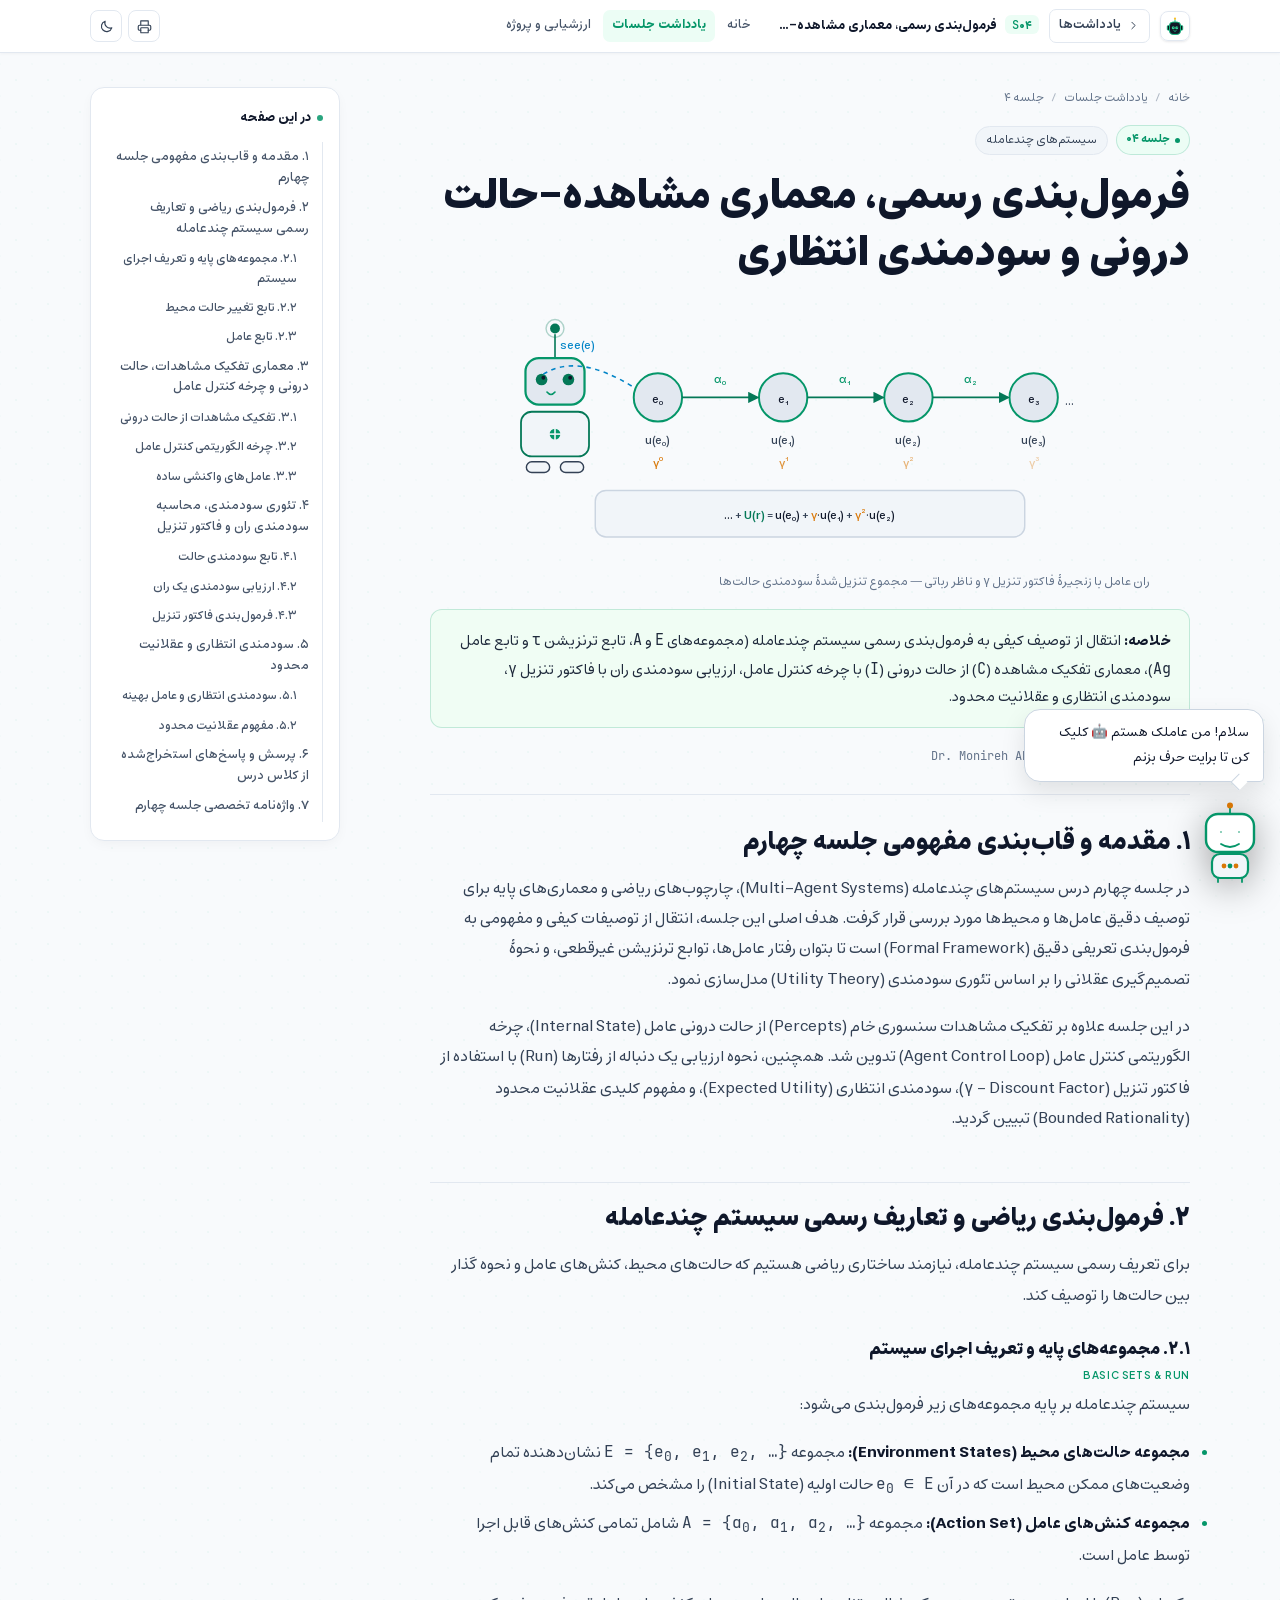
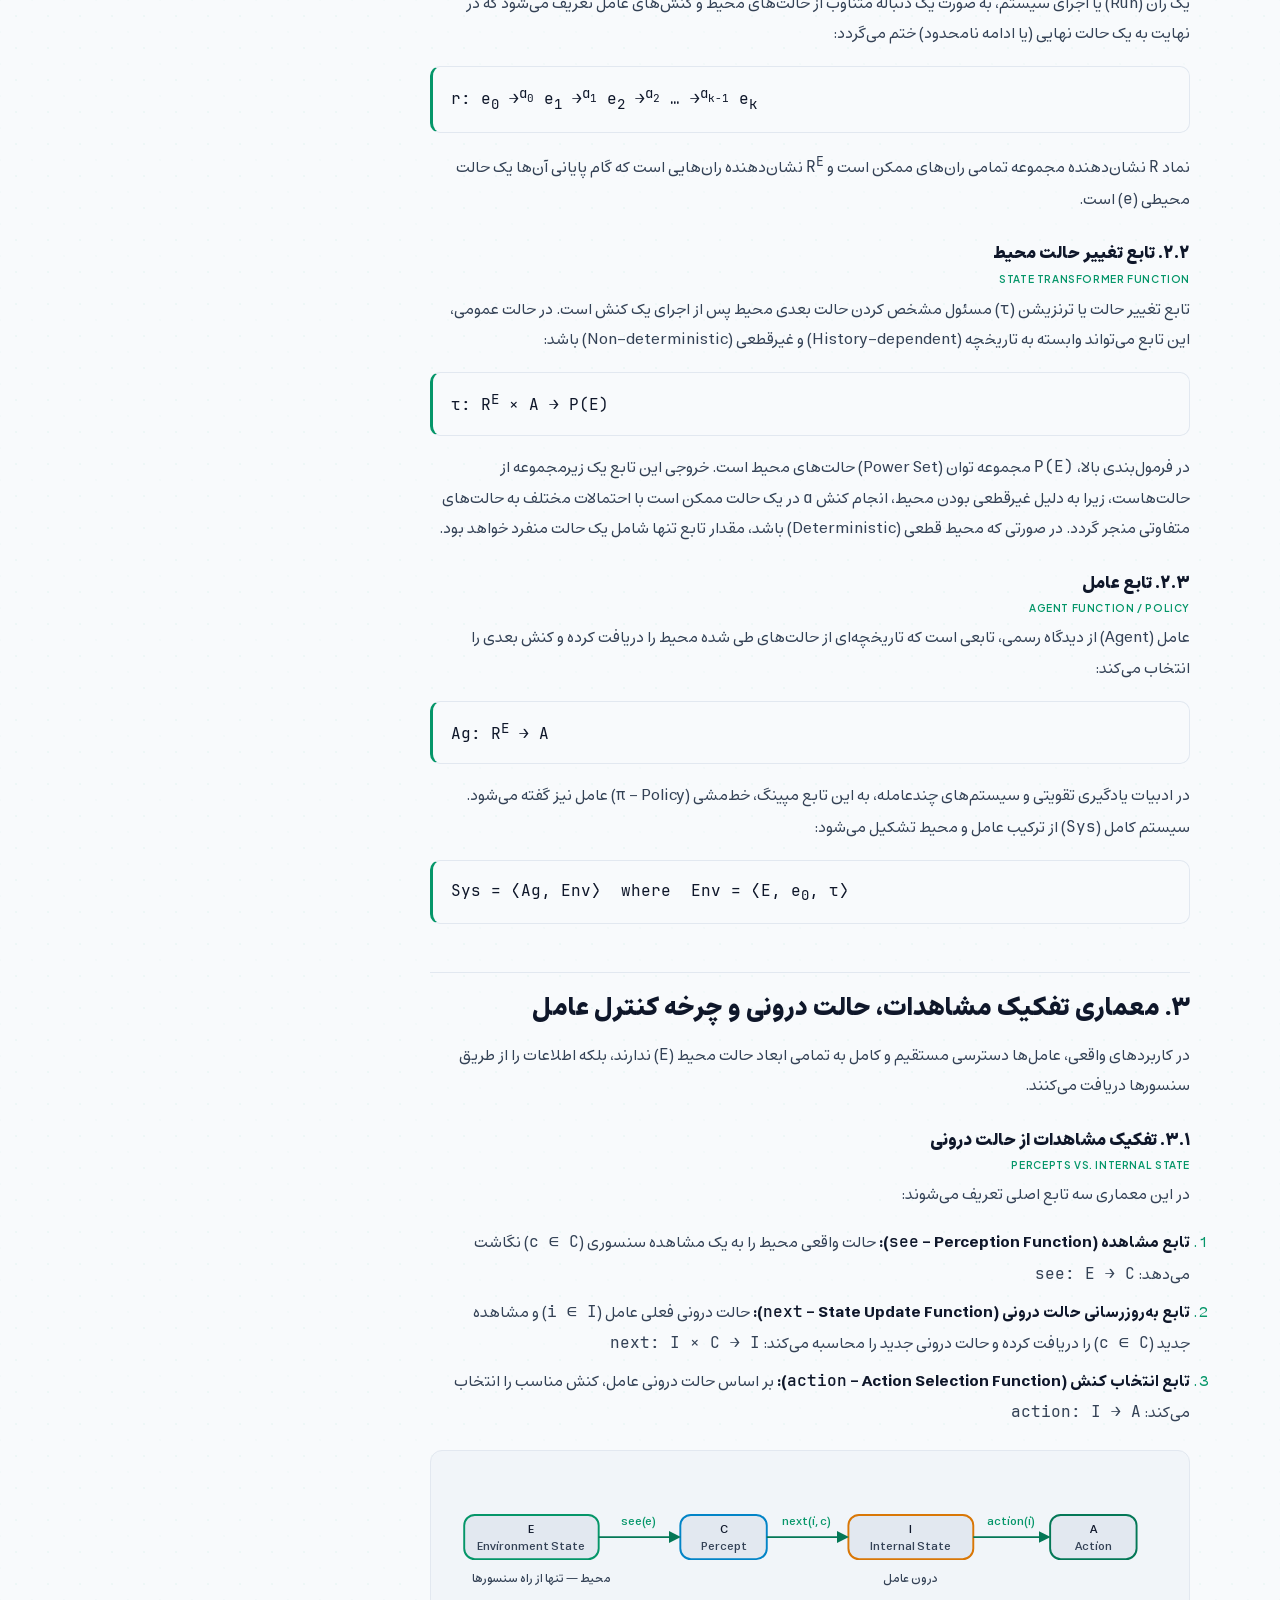
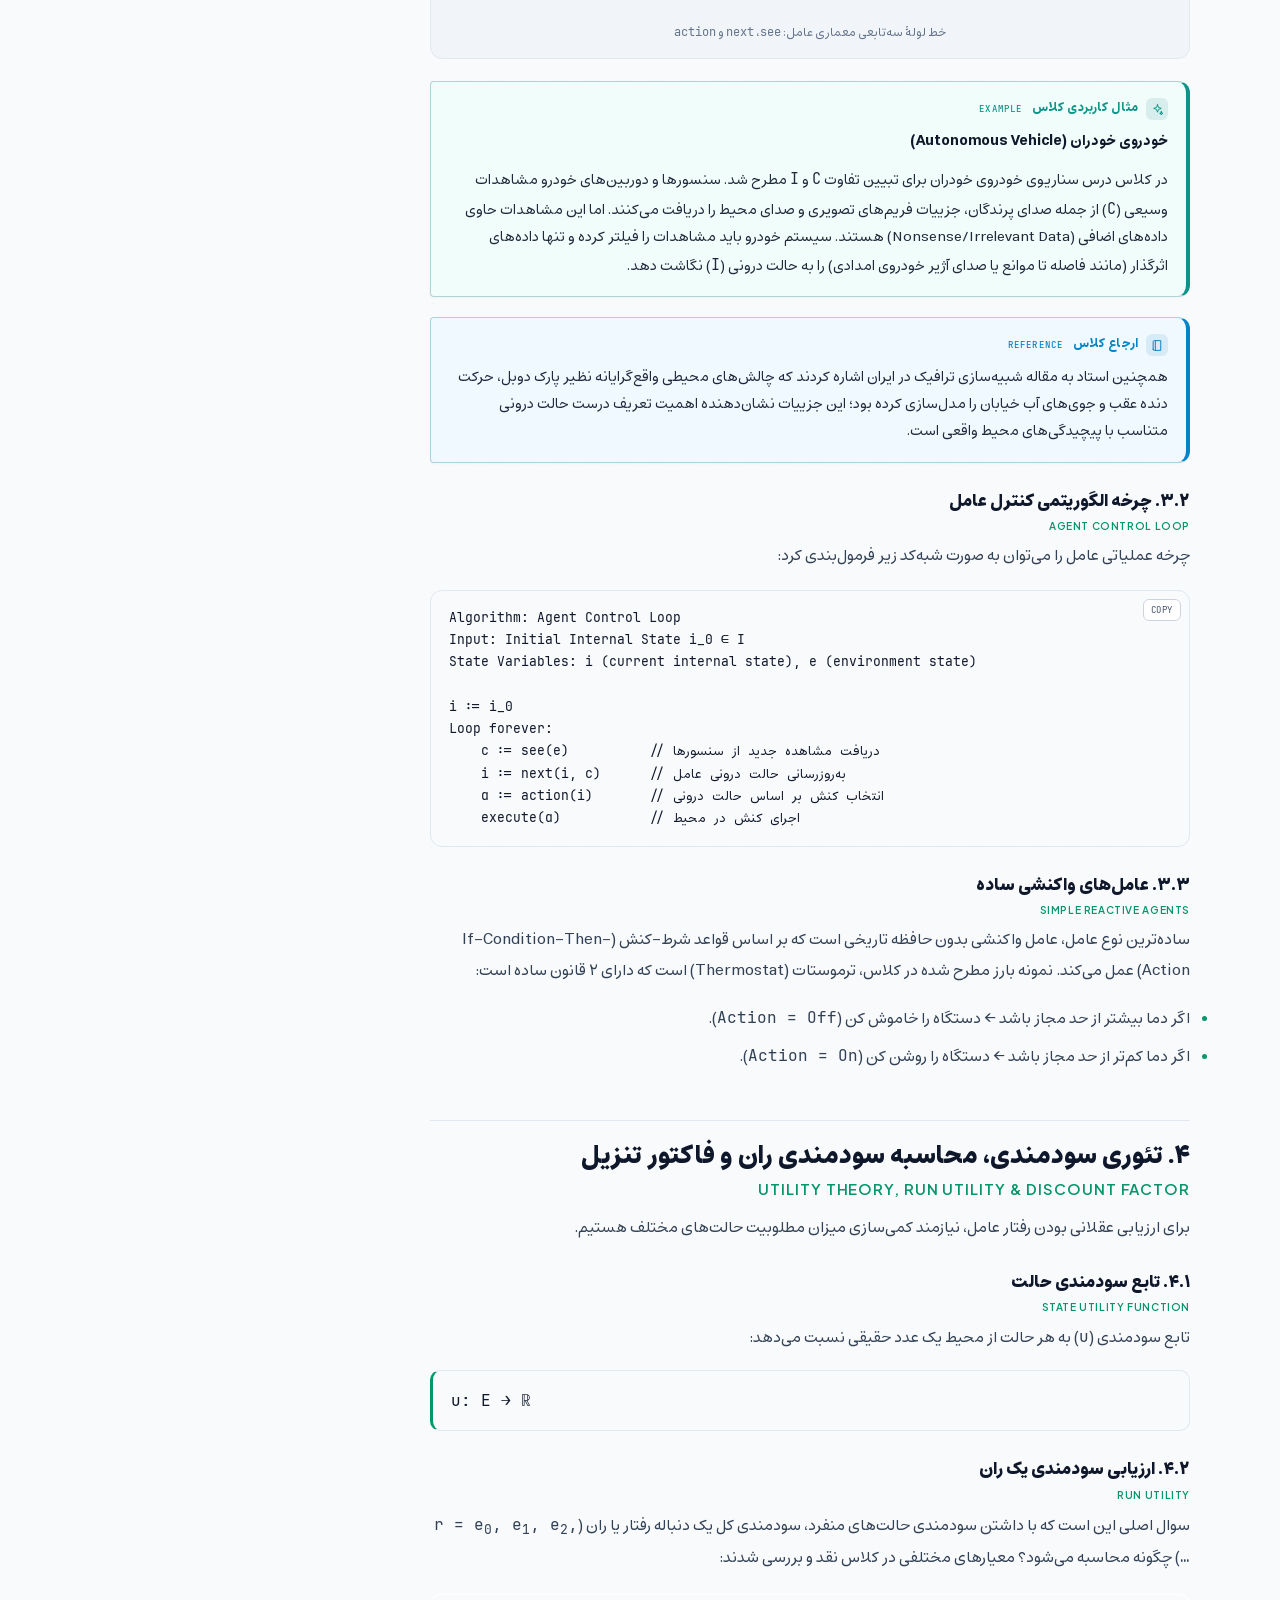
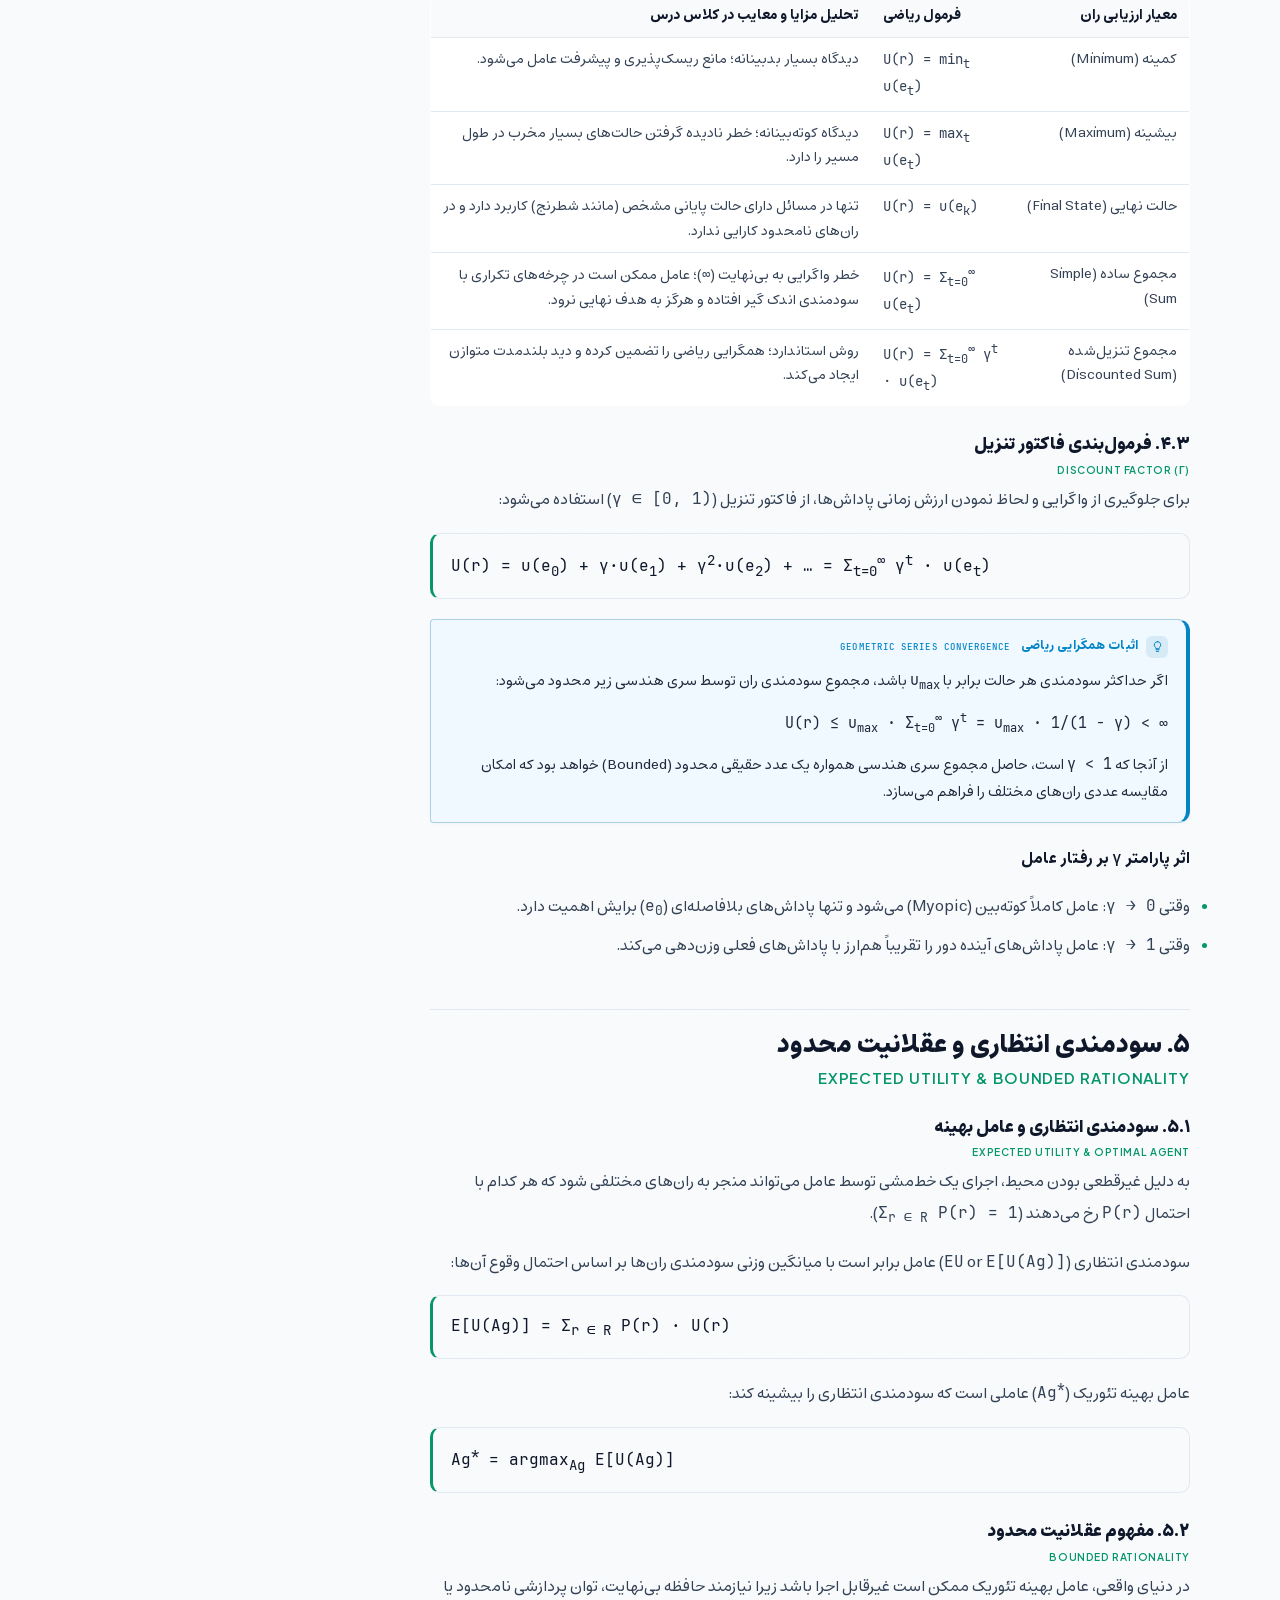
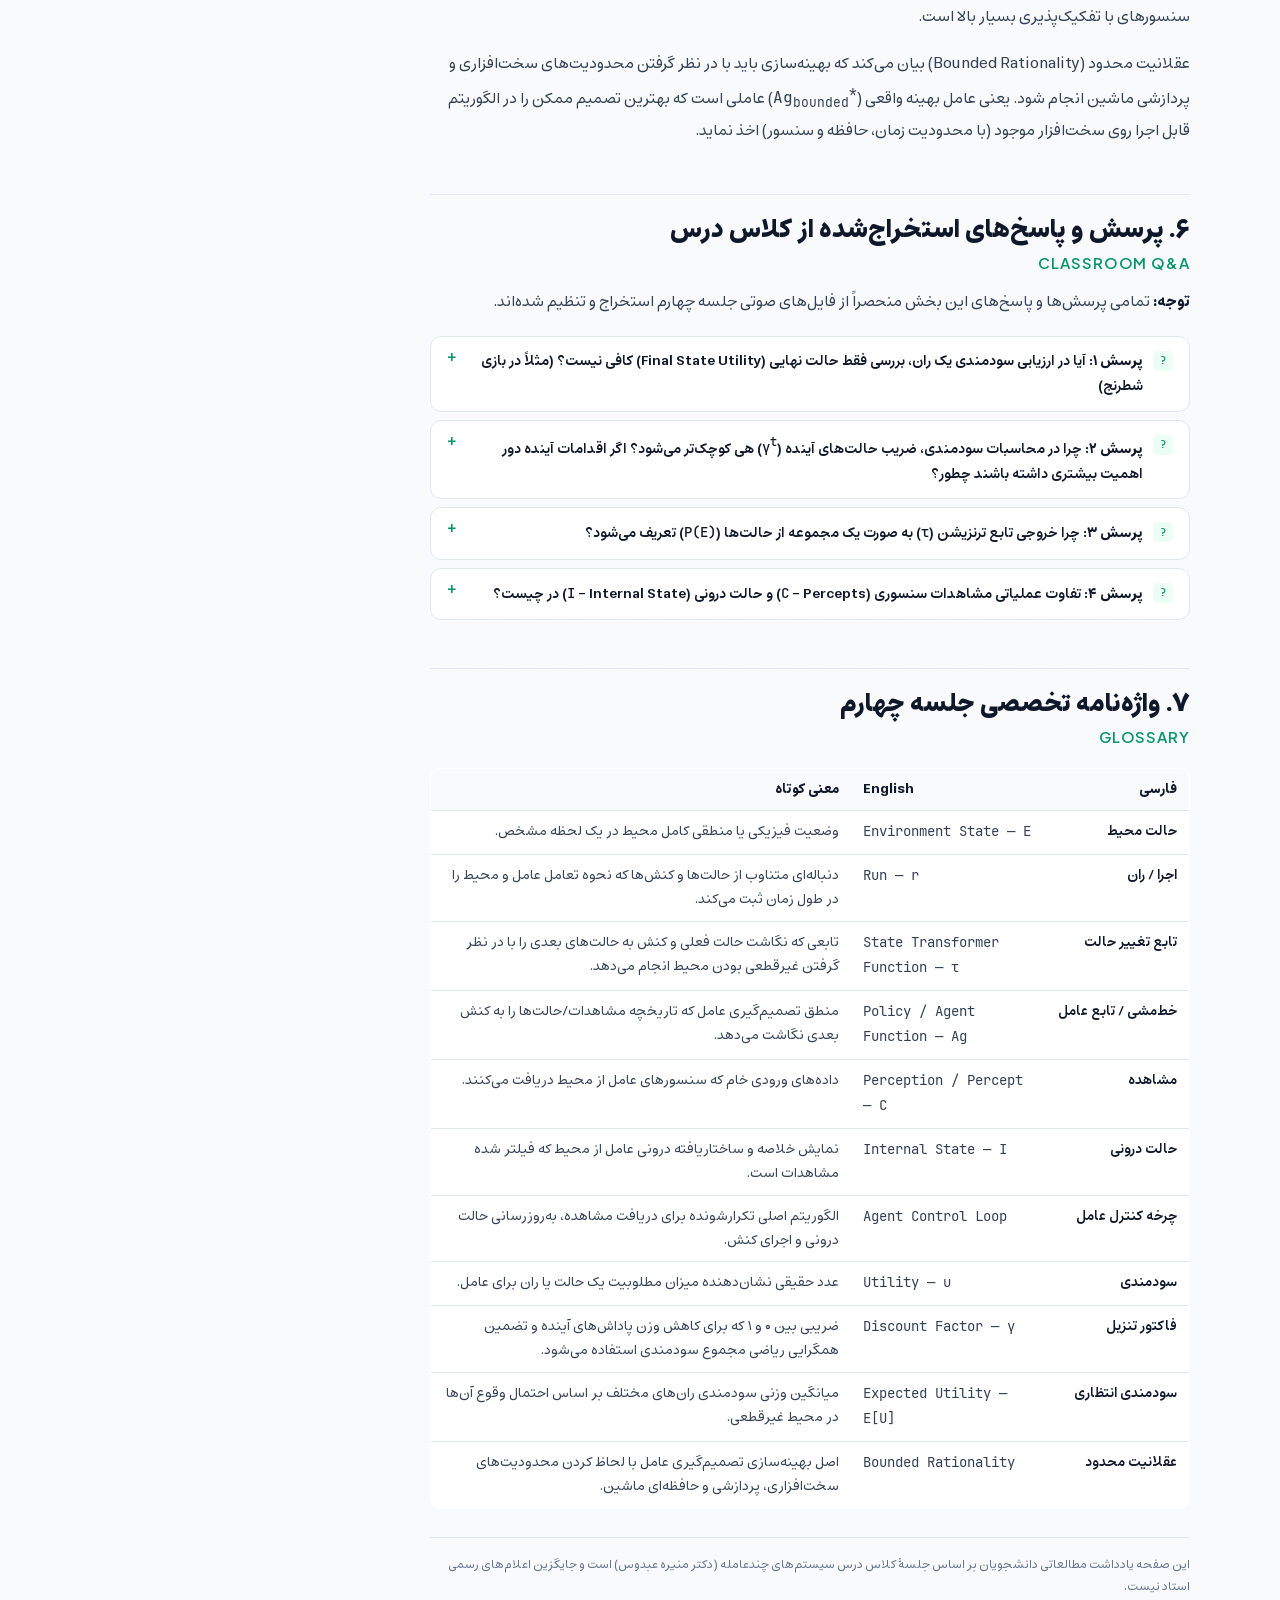
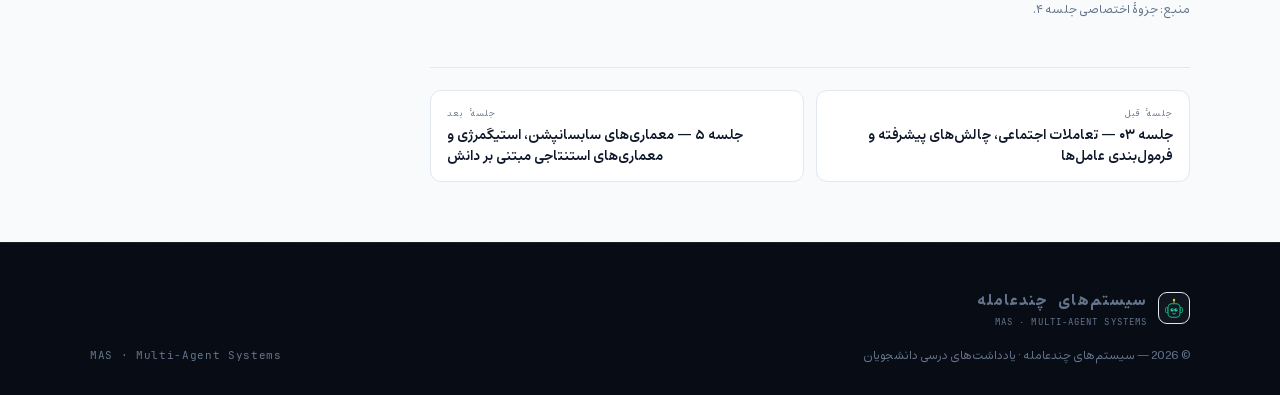
<file: sessions/session-04.html>
<!doctype html>
<html lang="fa" dir="rtl">
<head>
<meta charset="utf-8">
<meta name="viewport" content="width=device-width, initial-scale=1, viewport-fit=cover">
<title>جلسه ۴ · فرمول‌بندی رسمی، معماری مشاهده-حالت درونی و سودمندی انتظاری — سیستم‌های چندعامله</title>
<meta name="description" content="فرمول‌بندی رسمی سیستم چندعامله (E، A، τ، Ag)، معماری تفکیک مشاهده از حالت درونی با چرخه کنترل عامل، ارزیابی سودمندی ران با فاکتور تنزیل γ، سودمندی انتظاری و عقلانیت محدود.">
<meta name="theme-color" content="#0b0f17">
<script>(function(){try{var t=localStorage.getItem("nlp-theme");if(t==="light"||t==="dark")document.documentElement.setAttribute("data-theme",t);}catch(e){}})();</script>
<link rel="icon" href="../assets/img/mas-logo-favicon.svg" type="image/svg+xml">
<link rel="stylesheet" href="../assets/css/site.css">
<link rel="stylesheet" href="../assets/css/mas-theme.css">
</head>
<body>
<a class="skip-link" href="#main">پرش به محتوای اصلی</a>
<div class="read-progress" data-read-progress aria-hidden="true"><span></span></div>

<header class="session-topbar">
  <div class="container inner">
    <a class="brand-logo brand-logo--sm" href="../index.html" aria-label="صفحه اصلی"><img src="../assets/img/mas-logo.svg" alt=""></a>
    <a class="back" href="../notes.html"><svg viewBox="0 0 24 24" fill="none" stroke="currentColor" stroke-width="1.8" stroke-linecap="round" stroke-linejoin="round" aria-hidden="true"><path d="M9 18l6-6-6-6"/></svg><span>یادداشت‌ها</span></a>
    <div class="bar-title"><span class="mono">S۰۴</span>فرمول‌بندی رسمی، معماری مشاهده-حالت درونی و سودمندی انتظاری</div>
    <nav class="topbar-nav" aria-label="ناوبری اصلی">
      <a href="../index.html">خانه</a>
      <a href="../notes.html" aria-current="page">یادداشت جلسات</a>
      <a href="../index.html#grading">ارزشیابی و پروژه</a>
    </nav>
    <div class="actions">
      <button class="icon-btn" type="button" data-print aria-label="چاپ صفحه" title="چاپ صفحه"><svg viewBox="0 0 24 24" fill="none" stroke="currentColor" stroke-width="1.8" stroke-linecap="round" stroke-linejoin="round" aria-hidden="true"><path d="M6 9V3h12v6"/><path d="M6 18H4a2 2 0 0 1-2-2v-4a2 2 0 0 1 2-2h16a2 2 0 0 1 2 2v4a2 2 0 0 1-2 2h-2"/><rect x="6" y="14" width="12" height="8" rx="1"/></svg></button>
      <button class="icon-btn" type="button" data-theme-toggle aria-label="تغییر پوسته" title="تغییر پوسته"><svg data-icon-moon viewBox="0 0 24 24" fill="none" stroke="currentColor" stroke-width="1.8" stroke-linecap="round" stroke-linejoin="round" aria-hidden="true"><path d="M20.5 14.2A8.5 8.5 0 0 1 9.8 3.5 8.5 8.5 0 1 0 20.5 14.2Z"/></svg><svg data-icon-sun viewBox="0 0 24 24" fill="none" stroke="currentColor" stroke-width="1.8" stroke-linecap="round" aria-hidden="true" style="display:none"><circle cx="12" cy="12" r="4"/><path d="M12 2v2M12 20v2M4.9 4.9l1.4 1.4M17.7 17.7l1.4 1.4M2 12h2M20 12h2M4.9 19.1l1.4-1.4M17.7 6.3l1.4-1.4"/></svg></button>
    </div>
  </div>
</header>

<main id="main" class="container">
  <div class="session-layout">
    <article class="session-main">
      <header class="session-hero">
        <nav class="breadcrumb" aria-label="مسیر">
          <a href="../index.html">خانه</a><span class="sep">/</span>
          <a href="../notes.html">یادداشت جلسات</a><span class="sep">/</span>
          <span>جلسه ۴</span>
        </nav>
        <div class="session-kicker">
          <span class="badge badge--live">جلسه ۰۴</span>
          <span class="tag tag--brand">سیستم‌های چندعامله</span>
        </div>
        <h1>فرمول‌بندی رسمی، معماری مشاهده-حالت درونی و سودمندی انتظاری</h1>

        <figure class="diagram" role="img" aria-label="نمودار ران عامل با زنجیرهٔ فاکتور تنزیل گاما و ناظر رباتی">
          <svg viewBox="0 0 760 290" style="font-family:'JetBrains Mono',ui-monospace,monospace" aria-hidden="true">
            <defs>
              <marker id="arr04" viewBox="0 0 10 10" refX="8" refY="5" markerWidth="7" markerHeight="7" orient="auto-start-reverse">
                <path d="M0 0L10 5L0 10z" fill="var(--brand-2)"/>
              </marker>
            </defs>

            <!-- robot observer -->
            <line x1="95" y1="66" x2="95" y2="40" stroke="var(--brand-2)" stroke-width="2.5" stroke-linecap="round"/>
            <circle cx="95" cy="33" r="5.5" fill="var(--brand-2)"/>
            <circle cx="95" cy="33" r="10" fill="none" stroke="var(--brand-2)" stroke-opacity=".3" stroke-width="1.6"/>
            <rect x="62" y="66" width="66" height="52" rx="15" fill="var(--surface-3)" stroke="var(--brand)" stroke-width="2.5"/>
            <circle cx="80" cy="90" r="6.5" fill="var(--brand-2)"/>
            <circle cx="110" cy="90" r="6.5" fill="var(--brand-2)"/>
            <circle cx="82" cy="88" r="2.2" fill="var(--ink)"/>
            <circle cx="112" cy="88" r="2.2" fill="var(--ink)"/>
            <path d="M86 104q4.5 5.5 9 0" fill="none" stroke="var(--brand)" stroke-width="2.2" stroke-linecap="round"/>
            <rect x="57" y="126" width="76" height="50" rx="12" fill="var(--surface-2)" stroke="var(--brand-2)" stroke-width="2"/>
            <circle cx="95" cy="151" r="6" fill="var(--brand)"/>
            <line x1="95" y1="140" x2="95" y2="162" stroke="var(--surface-2)" stroke-width="2"/>
            <line x1="84" y1="151" x2="106" y2="151" stroke="var(--surface-2)" stroke-width="2"/>
            <rect x="63" y="182" width="26" height="12" rx="6" fill="var(--surface-2)" stroke="var(--ink-2)" stroke-width="1.6"/>
            <rect x="101" y="182" width="26" height="12" rx="6" fill="var(--surface-2)" stroke="var(--ink-2)" stroke-width="1.6"/>
            <!-- observation beam -->
            <path d="M82 84 Q 120 60 182 98" fill="none" stroke="var(--cyan)" stroke-width="1.8" stroke-dasharray="5 5"/>
            <text x="120" y="56" text-anchor="middle" font-size="12.5" font-weight="600" fill="var(--cyan)">see(e)</text>

            <!-- run chain: e0 -> e1 -> e2 -> e3 -->
            <circle cx="210" cy="110" r="27" fill="var(--surface-3)" stroke="var(--brand)" stroke-width="2.2"/>
            <circle cx="350" cy="110" r="27" fill="var(--surface-3)" stroke="var(--brand)" stroke-width="2.2"/>
            <circle cx="490" cy="110" r="27" fill="var(--surface-3)" stroke="var(--brand)" stroke-width="2.2"/>
            <circle cx="630" cy="110" r="27" fill="var(--surface-3)" stroke="var(--brand)" stroke-width="2.2"/>
            <text x="210" y="116" text-anchor="middle" font-size="13" font-weight="600" fill="var(--ink)">e₀</text>
            <text x="350" y="116" text-anchor="middle" font-size="13" font-weight="600" fill="var(--ink)">e₁</text>
            <text x="490" y="116" text-anchor="middle" font-size="13" font-weight="600" fill="var(--ink)">e₂</text>
            <text x="630" y="116" text-anchor="middle" font-size="13" font-weight="600" fill="var(--ink)">e₃</text>
            <line x1="237" y1="110" x2="321" y2="110" stroke="var(--brand-2)" stroke-width="2" marker-end="url(#arr04)"/>
            <line x1="377" y1="110" x2="461" y2="110" stroke="var(--brand-2)" stroke-width="2" marker-end="url(#arr04)"/>
            <line x1="517" y1="110" x2="601" y2="110" stroke="var(--brand-2)" stroke-width="2" marker-end="url(#arr04)"/>
            <text x="279" y="94" text-anchor="middle" font-size="12.5" font-weight="600" fill="var(--brand)">α₀</text>
            <text x="419" y="94" text-anchor="middle" font-size="12.5" font-weight="600" fill="var(--brand)">α₁</text>
            <text x="559" y="94" text-anchor="middle" font-size="12.5" font-weight="600" fill="var(--brand)">α₂</text>
            <text x="670" y="118" text-anchor="middle" font-size="12.5" fill="var(--ink-2)">…</text>

            <!-- utility row -->
            <text x="210" y="162" text-anchor="middle" font-size="12.5" fill="var(--ink-2)">u(e₀)</text>
            <text x="350" y="162" text-anchor="middle" font-size="12.5" fill="var(--ink-2)">u(e₁)</text>
            <text x="490" y="162" text-anchor="middle" font-size="12.5" fill="var(--ink-2)">u(e₂)</text>
            <text x="630" y="162" text-anchor="middle" font-size="12.5" fill="var(--ink-2)">u(e₃)</text>

            <!-- discount chain -->
            <text x="210" y="188" text-anchor="middle" font-size="12.5" fill="var(--warn)">γ⁰</text>
            <text x="350" y="188" text-anchor="middle" font-size="12.5" fill="var(--warn)" opacity=".8">γ¹</text>
            <text x="490" y="188" text-anchor="middle" font-size="12.5" fill="var(--warn)" opacity=".55">γ²</text>
            <text x="630" y="188" text-anchor="middle" font-size="12.5" fill="var(--warn)" opacity=".35">γ³</text>

            <!-- discounted sum panel -->
            <rect x="140" y="214" width="480" height="52" rx="12" fill="var(--surface-2)" stroke="var(--line-2)" stroke-width="1.6"/>
            <text x="380" y="246" text-anchor="middle" font-size="13">
              <tspan fill="var(--brand-2)" font-weight="600">U(r)</tspan><tspan fill="var(--ink-2)"> = </tspan><tspan fill="var(--ink)">u(e₀)</tspan><tspan fill="var(--ink-2)"> + </tspan><tspan fill="var(--warn)">γ</tspan><tspan fill="var(--ink-2)">·</tspan><tspan fill="var(--ink)">u(e₁)</tspan><tspan fill="var(--ink-2)"> + </tspan><tspan fill="var(--warn)">γ²</tspan><tspan fill="var(--ink-2)">·</tspan><tspan fill="var(--ink)">u(e₂)</tspan><tspan fill="var(--ink-2)"> + </tspan><tspan fill="var(--ink)">…</tspan>
            </text>
          </svg>
          <figcaption style="font-size:.78rem;color:var(--muted);margin-top:10px">ران عامل با زنجیرهٔ فاکتور تنزیل <span class="mono" dir="ltr">γ</span> و ناظر رباتی — مجموع تنزیل‌شدهٔ سودمندی حالت‌ها</figcaption>
        </figure>

        <div class="session-summary"><strong>خلاصه: </strong>انتقال از توصیف کیفی به فرمول‌بندی رسمی سیستم چندعامله (مجموعه‌های <span class="mono" dir="ltr">E</span> و <span class="mono" dir="ltr">A</span>، تابع ترنزیشن <span class="mono" dir="ltr">τ</span> و تابع عامل <span class="mono" dir="ltr">Ag</span>)، معماری تفکیک مشاهده (<span class="mono" dir="ltr">C</span>) از حالت درونی (<span class="mono" dir="ltr">I</span>) با چرخه کنترل عامل، ارزیابی سودمندی ران با فاکتور تنزیل <span class="mono" dir="ltr">γ</span>، سودمندی انتظاری و عقلانیت محدود.</div>
        <div class="session-meta">
          <span><svg viewBox="0 0 24 24" fill="none" stroke="currentColor" stroke-width="1.8" stroke-linecap="round" stroke-linejoin="round" aria-hidden="true"><circle cx="12" cy="8" r="4"/><path d="M4 21a8 8 0 0 1 16 0"/></svg><span>دکتر منیره عبدوس</span></span>
          <span class="mono" dir="ltr">Dr. Monireh Abdoos</span>
        </div>
      </header>

      <details class="toc-mobile"><summary>فهرست مطالب</summary><ol><li><a href="#۱-مقدمه-و-قاب-بندی-مفهومی-جلسه-چهارم">۱. مقدمه و قاب‌بندی مفهومی جلسه چهارم</a></li>
<li><a href="#۲-فرمول-بندی-ریاضی-و-تعاریف-رسمی-سیستم-چندعامله">۲. فرمول‌بندی ریاضی و تعاریف رسمی سیستم چندعامله</a></li>
<li class="toc-sub"><a href="#۲-۱-مجموعه-های-پایه-و-تعریف-اجرای-سیستم">۲.۱. مجموعه‌های پایه و تعریف اجرای سیستم</a></li>
<li class="toc-sub"><a href="#۲-۲-تابع-تغییر-حالت-محیط">۲.۲. تابع تغییر حالت محیط</a></li>
<li class="toc-sub"><a href="#۲-۳-تابع-عامل">۲.۳. تابع عامل</a></li>
<li><a href="#۳-معماری-تفکیک-مشاهدات-حالت-درونی-و-چرخه-کنترل-عامل">۳. معماری تفکیک مشاهدات، حالت درونی و چرخه کنترل عامل</a></li>
<li class="toc-sub"><a href="#۳-۱-تفکیک-مشاهدات-از-حالت-درونی">۳.۱. تفکیک مشاهدات از حالت درونی</a></li>
<li class="toc-sub"><a href="#۳-۲-چرخه-الگوریتمی-کنترل-عامل">۳.۲. چرخه الگوریتمی کنترل عامل</a></li>
<li class="toc-sub"><a href="#۳-۳-عامل-های-واکنشی-ساده">۳.۳. عامل‌های واکنشی ساده</a></li>
<li><a href="#۴-تئوری-سودمندی-محاسبه-سودمندی-ران-و-فاکتور-تنزیل">۴. تئوری سودمندی، محاسبه سودمندی ران و فاکتور تنزیل</a></li>
<li class="toc-sub"><a href="#۴-۱-تابع-سودمندی-حالت">۴.۱. تابع سودمندی حالت</a></li>
<li class="toc-sub"><a href="#۴-۲-ارزیابی-سودمندی-یک-ران">۴.۲. ارزیابی سودمندی یک ران</a></li>
<li class="toc-sub"><a href="#۴-۳-فرمول-بندی-فاکتور-تنزیل">۴.۳. فرمول‌بندی فاکتور تنزیل</a></li>
<li><a href="#۵-سودمندی-انتظاری-و-عقلانیت-محدود">۵. سودمندی انتظاری و عقلانیت محدود</a></li>
<li class="toc-sub"><a href="#۵-۱-سودمندی-انتظاری-و-عامل-بهینه">۵.۱. سودمندی انتظاری و عامل بهینه</a></li>
<li class="toc-sub"><a href="#۵-۲-مفهوم-عقلانیت-محدود">۵.۲. مفهوم عقلانیت محدود</a></li>
<li><a href="#۶-پرسش-و-پاسخ-های-استخراج-شده-از-کلاس-درس">۶. پرسش و پاسخ‌های استخراج‌شده از کلاس درس</a></li>
<li><a href="#۷-واژه-نامه-تخصصی-جلسه-چهارم">۷. واژه‌نامه تخصصی جلسه چهارم</a></li></ol></details>

      <div class="prose">
<h2 id="۱-مقدمه-و-قاب-بندی-مفهومی-جلسه-چهارم" dir="auto">۱. مقدمه و قاب‌بندی مفهومی جلسه چهارم</h2>
<p dir="rtl" lang="fa">در جلسه چهارم درس سیستم‌های چندعامله (<span dir="ltr">Multi-Agent Systems</span>)، چارچوب‌های ریاضی و معماری‌های پایه برای توصیف دقیق عامل‌ها و محیط‌ها مورد بررسی قرار گرفت. هدف اصلی این جلسه، انتقال از توصیفات کیفی و مفهومی به فرمول‌بندی تعریفی دقیق (<span dir="ltr">Formal Framework</span>) است تا بتوان رفتار عامل‌ها، توابع ترنزیشن غیرقطعی، و نحوهٔ تصمیم‌گیری عقلانی را بر اساس تئوری سودمندی (<span dir="ltr">Utility Theory</span>) مدل‌سازی نمود.</p>
<p dir="rtl" lang="fa">در این جلسه علاوه بر تفکیک مشاهدات سنسوری خام (<span dir="ltr">Percepts</span>) از حالت درونی عامل (<span dir="ltr">Internal State</span>)، چرخه الگوریتمی کنترل عامل (<span dir="ltr">Agent Control Loop</span>) تدوین شد. همچنین، نحوه ارزیابی یک دنباله از رفتارها (<span dir="ltr">Run</span>) با استفاده از فاکتور تنزیل (<span dir="ltr">Discount Factor</span> - <span class="mono" dir="ltr">γ</span>)، سودمندی انتظاری (<span dir="ltr">Expected Utility</span>)، و مفهوم کلیدی عقلانیت محدود (<span dir="ltr">Bounded Rationality</span>) تبیین گردید.</p>

<h2 id="۲-فرمول-بندی-ریاضی-و-تعاریف-رسمی-سیستم-چندعامله" dir="rtl" lang="fa">۲. فرمول‌بندی ریاضی و تعاریف رسمی سیستم چندعامله</h2>
<p dir="rtl" lang="fa">برای تعریف رسمی سیستم چندعامله، نیازمند ساختاری ریاضی هستیم که حالت‌های محیط، کنش‌های عامل و نحوه گذار بین حالت‌ها را توصیف کند.</p>

<h3 id="۲-۱-مجموعه-های-پایه-و-تعریف-اجرای-سیستم" dir="rtl" lang="fa">۲.۱. مجموعه‌های پایه و تعریف اجرای سیستم<span class="h-en" dir="ltr">Basic Sets &amp; Run</span></h3>
<p dir="rtl" lang="fa">سیستم چندعامله بر پایه مجموعه‌های زیر فرمول‌بندی می‌شود:</p>
<ul dir="auto">
<li dir="rtl" lang="fa"><strong>مجموعه حالت‌های محیط (<span dir="ltr">Environment States</span>):</strong> مجموعه <span class="mono" dir="ltr">E = {e<sub>0</sub>, e<sub>1</sub>, e<sub>2</sub>, …}</span> نشان‌دهنده تمام وضعیت‌های ممکن محیط است که در آن <span class="mono" dir="ltr">e<sub>0</sub> ∈ E</span> حالت اولیه (<span dir="ltr">Initial State</span>) را مشخص می‌کند.</li>
<li dir="rtl" lang="fa"><strong>مجموعه کنش‌های عامل (<span dir="ltr">Action Set</span>):</strong> مجموعه <span class="mono" dir="ltr">A = {α<sub>0</sub>, α<sub>1</sub>, α<sub>2</sub>, …}</span> شامل تمامی کنش‌های قابل اجرا توسط عامل است.</li>
</ul>
<p dir="rtl" lang="fa">یک ران (<span dir="ltr">Run</span>) یا اجرای سیستم، به صورت یک دنباله متناوب از حالت‌های محیط و کنش‌های عامل تعریف می‌شود که در نهایت به یک حالت نهایی (یا ادامه نامحدود) ختم می‌گردد:</p>
<div class="formula" dir="ltr" lang="en">r: e<sub>0</sub> →<sup>α<sub>0</sub></sup> e<sub>1</sub> →<sup>α<sub>1</sub></sup> e<sub>2</sub> →<sup>α<sub>2</sub></sup> … →<sup>α<sub>k−1</sub></sup> e<sub>k</sub></div>
<p dir="rtl" lang="fa">نماد <span class="mono" dir="ltr">R</span> نشان‌دهنده مجموعه تمامی ران‌های ممکن است و <span class="mono" dir="ltr">R<sup>E</sup></span> نشان‌دهنده ران‌هایی است که گام پایانی آن‌ها یک حالت محیطی (<span class="mono" dir="ltr">e</span>) است.</p>

<h3 id="۲-۲-تابع-تغییر-حالت-محیط" dir="rtl" lang="fa">۲.۲. تابع تغییر حالت محیط<span class="h-en" dir="ltr">State Transformer Function</span></h3>
<p dir="rtl" lang="fa">تابع تغییر حالت یا ترنزیشن (<span class="mono" dir="ltr">τ</span>) مسئول مشخص کردن حالت بعدی محیط پس از اجرای یک کنش است. در حالت عمومی، این تابع می‌تواند وابسته به تاریخچه (<span dir="ltr">History-dependent</span>) و غیرقطعی (<span dir="ltr">Non-deterministic</span>) باشد:</p>
<div class="formula" dir="ltr" lang="en">τ: R<sup>E</sup> × A → P(E)</div>
<p dir="rtl" lang="fa">در فرمول‌بندی بالا، <span class="mono" dir="ltr">P(E)</span> مجموعه توان (<span dir="ltr">Power Set</span>) حالت‌های محیط است. خروجی این تابع یک زیرمجموعه از حالت‌هاست، زیرا به دلیل غیرقطعی بودن محیط، انجام کنش <span class="mono" dir="ltr">α</span> در یک حالت ممکن است با احتمالات مختلف به حالت‌های متفاوتی منجر گردد. در صورتی که محیط قطعی (<span dir="ltr">Deterministic</span>) باشد، مقدار تابع تنها شامل یک حالت منفرد خواهد بود.</p>

<h3 id="۲-۳-تابع-عامل" dir="rtl" lang="fa">۲.۳. تابع عامل<span class="h-en" dir="ltr">Agent Function / Policy</span></h3>
<p dir="rtl" lang="fa">عامل (<span dir="ltr">Agent</span>) از دیدگاه رسمی، تابعی است که تاریخچه‌ای از حالت‌های طی شده محیط را دریافت کرده و کنش بعدی را انتخاب می‌کند:</p>
<div class="formula" dir="ltr" lang="en">Ag: R<sup>E</sup> → A</div>
<p dir="rtl" lang="fa">در ادبیات یادگیری تقویتی و سیستم‌های چندعامله، به این تابع مپینگ، خط‌مشی (<span dir="ltr">Policy</span> - <span class="mono" dir="ltr">π</span>) عامل نیز گفته می‌شود. سیستم کامل (<span class="mono" dir="ltr">Sys</span>) از ترکیب عامل و محیط تشکیل می‌شود:</p>
<div class="formula" dir="ltr" lang="en">Sys = ⟨Ag, Env⟩&nbsp;&nbsp;where&nbsp;&nbsp;Env = ⟨E, e<sub>0</sub>, τ⟩</div>

<h2 id="۳-معماری-تفکیک-مشاهدات-حالت-درونی-و-چرخه-کنترل-عامل" dir="rtl" lang="fa">۳. معماری تفکیک مشاهدات، حالت درونی و چرخه کنترل عامل</h2>
<p dir="rtl" lang="fa">در کاربردهای واقعی، عامل‌ها دسترسی مستقیم و کامل به تمامی ابعاد حالت محیط (<span class="mono" dir="ltr">E</span>) ندارند، بلکه اطلاعات را از طریق سنسورها دریافت می‌کنند.</p>

<h3 id="۳-۱-تفکیک-مشاهدات-از-حالت-درونی" dir="rtl" lang="fa">۳.۱. تفکیک مشاهدات از حالت درونی<span class="h-en" dir="ltr">Percepts vs. Internal State</span></h3>
<p dir="rtl" lang="fa">در این معماری سه تابع اصلی تعریف می‌شوند:</p>
<ol dir="auto">
<li dir="rtl" lang="fa"><strong>تابع مشاهده (<span dir="ltr">Perception Function</span> - <span class="mono" dir="ltr">see</span>):</strong> حالت واقعی محیط را به یک مشاهده سنسوری (<span class="mono" dir="ltr">c ∈ C</span>) نگاشت می‌دهد: <span class="mono" dir="ltr">see: E → C</span></li>
<li dir="rtl" lang="fa"><strong>تابع به‌روزرسانی حالت درونی (<span dir="ltr">State Update Function</span> - <span class="mono" dir="ltr">next</span>):</strong> حالت درونی فعلی عامل (<span class="mono" dir="ltr">i ∈ I</span>) و مشاهده جدید (<span class="mono" dir="ltr">c ∈ C</span>) را دریافت کرده و حالت درونی جدید را محاسبه می‌کند: <span class="mono" dir="ltr">next: I × C → I</span></li>
<li dir="rtl" lang="fa"><strong>تابع انتخاب کنش (<span dir="ltr">Action Selection Function</span> - <span class="mono" dir="ltr">action</span>):</strong> بر اساس حالت درونی عامل، کنش مناسب را انتخاب می‌کند: <span class="mono" dir="ltr">action: I → A</span></li>
</ol>
<figure class="diagram" role="img" aria-label="خط لولهٔ سه تابعی معماری عامل: مشاهده، به‌روزرسانی حالت درونی و انتخاب کنش">
  <svg viewBox="0 0 760 150" style="font-family:'JetBrains Mono',ui-monospace,monospace" aria-hidden="true">
    <defs>
      <marker id="arrp" viewBox="0 0 10 10" refX="8" refY="5" markerWidth="7" markerHeight="7" orient="auto-start-reverse">
        <path d="M0 0L10 5L0 10z" fill="var(--brand-2)"/>
      </marker>
    </defs>
    <rect x="20" y="52" width="140" height="46" rx="11" fill="var(--surface-3)" stroke="var(--brand)" stroke-width="2"/>
    <text x="90" y="71" text-anchor="middle" font-size="13" font-weight="600" fill="var(--ink)">E</text>
    <text x="90" y="88" text-anchor="middle" font-size="12.5" fill="var(--ink-2)">Environment State</text>
    <rect x="245" y="52" width="90" height="46" rx="11" fill="var(--surface-3)" stroke="var(--cyan)" stroke-width="2"/>
    <text x="290" y="71" text-anchor="middle" font-size="13" font-weight="600" fill="var(--ink)">C</text>
    <text x="290" y="88" text-anchor="middle" font-size="12.5" fill="var(--ink-2)">Percept</text>
    <rect x="420" y="52" width="130" height="46" rx="11" fill="var(--surface-3)" stroke="var(--warn)" stroke-width="2"/>
    <text x="485" y="71" text-anchor="middle" font-size="13" font-weight="600" fill="var(--ink)">I</text>
    <text x="485" y="88" text-anchor="middle" font-size="12.5" fill="var(--ink-2)">Internal State</text>
    <rect x="630" y="52" width="90" height="46" rx="11" fill="var(--surface-3)" stroke="var(--brand-2)" stroke-width="2"/>
    <text x="675" y="71" text-anchor="middle" font-size="13" font-weight="600" fill="var(--ink)">A</text>
    <text x="675" y="88" text-anchor="middle" font-size="12.5" fill="var(--ink-2)">Action</text>
    <line x1="160" y1="75" x2="243" y2="75" stroke="var(--brand-2)" stroke-width="2" marker-end="url(#arrp)"/>
    <text x="201.5" y="62" text-anchor="middle" font-size="12.5" font-weight="600" fill="var(--brand)">see(e)</text>
    <line x1="335" y1="75" x2="418" y2="75" stroke="var(--brand-2)" stroke-width="2" marker-end="url(#arrp)"/>
    <text x="376.5" y="62" text-anchor="middle" font-size="12.5" font-weight="600" fill="var(--brand)">next(i, c)</text>
    <line x1="550" y1="75" x2="628" y2="75" stroke="var(--brand-2)" stroke-width="2" marker-end="url(#arrp)"/>
    <text x="589" y="62" text-anchor="middle" font-size="12.5" font-weight="600" fill="var(--brand)">action(i)</text>
    <text x="100" y="122" text-anchor="middle" font-size="12.5" fill="var(--ink-2)">محیط — تنها از راه سنسورها</text>
    <text x="485" y="122" text-anchor="middle" font-size="12.5" fill="var(--ink-2)">درون عامل</text>
  </svg>
  <figcaption style="font-size:.78rem;color:var(--muted);margin-top:10px">خط لولهٔ سه‌تابعی معماری عامل: <span class="mono" dir="ltr">see</span>، <span class="mono" dir="ltr">next</span> و <span class="mono" dir="ltr">action</span></figcaption>
</figure>
<div class="callout callout--example"><div class="callout-head"><span class="co-icon"><svg viewBox="0 0 24 24" fill="none" stroke="currentColor" stroke-width="1.8" stroke-linecap="round" stroke-linejoin="round" aria-hidden="true"><path d="m12 3 1.8 5.2L19 10l-5.2 1.8L12 17l-1.8-5.2L5 10l5.2-1.8L12 3Z"/><path d="m19 16 .7 2.3L22 19l-2.3.7L19 22l-.7-2.3L16 19l2.3-.7L19 16Z"/></svg></span><span>مثال کاربردی کلاس</span><span class="co-label">Example</span></div><div class="callout-body">
<p dir="rtl" lang="fa"><strong>خودروی خودران (<span dir="ltr">Autonomous Vehicle</span>)</strong></p>
<p dir="rtl" lang="fa">در کلاس درس سناریوی خودروی خودران برای تبیین تفاوت <span class="mono" dir="ltr">C</span> و <span class="mono" dir="ltr">I</span> مطرح شد. سنسورها و دوربین‌های خودرو مشاهدات وسیعی (<span class="mono" dir="ltr">C</span>) از جمله صدای پرندگان، جزییات فریم‌های تصویری و صدای محیط را دریافت می‌کنند. اما این مشاهدات حاوی داده‌های اضافی (<span dir="ltr">Nonsense/Irrelevant Data</span>) هستند. سیستم خودرو باید مشاهدات را فیلتر کرده و تنها داده‌های اثرگذار (مانند فاصله تا موانع یا صدای آژیر خودروی امدادی) را به حالت درونی (<span class="mono" dir="ltr">I</span>) نگاشت دهد.</p>
</div></div>
<div class="callout callout--note"><div class="callout-head"><span class="co-icon"><svg viewBox="0 0 24 24" fill="none" stroke="currentColor" stroke-width="1.8" stroke-linecap="round" stroke-linejoin="round" aria-hidden="true"><path d="M4 19V5a2 2 0 0 1 2-2h12v18H6a2 2 0 0 1-2-2Z"/><path d="M8 3v18"/></svg></span><span>ارجاع کلاس</span><span class="co-label">Reference</span></div><div class="callout-body"><p dir="rtl" lang="fa">همچنین استاد به مقاله شبیه‌سازی ترافیک در ایران اشاره کردند که چالش‌های محیطی واقع‌گرایانه نظیر پارک دوبل، حرکت دنده عقب و جوی‌های آب خیابان را مدل‌سازی کرده بود؛ این جزییات نشان‌دهنده اهمیت تعریف درست حالت درونی متناسب با پیچیدگی‌های محیط واقعی است.</p></div></div>

<h3 id="۳-۲-چرخه-الگوریتمی-کنترل-عامل" dir="rtl" lang="fa">۳.۲. چرخه الگوریتمی کنترل عامل<span class="h-en" dir="ltr">Agent Control Loop</span></h3>
<p dir="rtl" lang="fa">چرخه عملیاتی عامل را می‌توان به صورت شبه‌کد زیر فرمول‌بندی کرد:</p>
<pre dir="ltr"><code>Algorithm: Agent Control Loop
Input: Initial Internal State i_0 ∈ I
State Variables: i (current internal state), e (environment state)

i := i_0
Loop forever:
    c := see(e)          // دریافت مشاهده جدید از سنسورها
    i := next(i, c)      // به‌روزرسانی حالت درونی عامل
    α := action(i)       // انتخاب کنش بر اساس حالت درونی
    execute(α)           // اجرای کنش در محیط</code></pre>

<h3 id="۳-۳-عامل-های-واکنشی-ساده" dir="rtl" lang="fa">۳.۳. عامل‌های واکنشی ساده<span class="h-en" dir="ltr">Simple Reactive Agents</span></h3>
<p dir="rtl" lang="fa">ساده‌ترین نوع عامل، عامل واکنشی بدون حافظه تاریخی است که بر اساس قواعد شرط-کنش (<span dir="ltr">If-Condition-Then-Action</span>) عمل می‌کند. نمونه بارز مطرح شده در کلاس، ترموستات (<span dir="ltr">Thermostat</span>) است که دارای ۲ قانون ساده است:</p>
<ul dir="auto">
<li dir="rtl" lang="fa">اگر دما بیشتر از حد مجاز باشد ← دستگاه را خاموش کن (<span class="mono" dir="ltr">Action = Off</span>).</li>
<li dir="rtl" lang="fa">اگر دما کم‌تر از حد مجاز باشد ← دستگاه را روشن کن (<span class="mono" dir="ltr">Action = On</span>).</li>
</ul>

<h2 id="۴-تئوری-سودمندی-محاسبه-سودمندی-ران-و-فاکتور-تنزیل" dir="rtl" lang="fa">۴. تئوری سودمندی، محاسبه سودمندی ران و فاکتور تنزیل<span class="h-en" dir="ltr">Utility Theory, Run Utility &amp; Discount Factor</span></h2>
<p dir="rtl" lang="fa">برای ارزیابی عقلانی بودن رفتار عامل، نیازمند کمی‌سازی میزان مطلوبیت حالت‌های مختلف هستیم.</p>

<h3 id="۴-۱-تابع-سودمندی-حالت" dir="rtl" lang="fa">۴.۱. تابع سودمندی حالت<span class="h-en" dir="ltr">State Utility Function</span></h3>
<p dir="rtl" lang="fa">تابع سودمندی (<span class="mono" dir="ltr">u</span>) به هر حالت از محیط یک عدد حقیقی نسبت می‌دهد:</p>
<div class="formula" dir="ltr" lang="en">u: E → ℝ</div>

<h3 id="۴-۲-ارزیابی-سودمندی-یک-ران" dir="rtl" lang="fa">۴.۲. ارزیابی سودمندی یک ران<span class="h-en" dir="ltr">Run Utility</span></h3>
<p dir="rtl" lang="fa">سوال اصلی این است که با داشتن سودمندی حالت‌های منفرد، سودمندی کل یک دنباله رفتار یا ران (<span class="mono" dir="ltr">r = e<sub>0</sub>, e<sub>1</sub>, e<sub>2</sub>, …</span>) چگونه محاسبه می‌شود؟ معیارهای مختلفی در کلاس نقد و بررسی شدند:</p>
<div class="table-scroll"><table dir="rtl" lang="fa"><thead><tr><th dir="rtl" lang="fa">معیار ارزیابی ران</th><th dir="ltr" lang="en">فرمول ریاضی</th><th dir="rtl" lang="fa">تحلیل مزایا و معایب در کلاس درس</th></tr></thead><tbody>
<tr><td dir="rtl" lang="fa">کمینه (<span dir="ltr">Minimum</span>)</td><td class="mono" dir="ltr" lang="en">U(r) = min<sub>t</sub> u(e<sub>t</sub>)</td><td dir="rtl" lang="fa">دیدگاه بسیار بدبینانه؛ مانع ریسک‌پذیری و پیشرفت عامل می‌شود.</td></tr>
<tr><td dir="rtl" lang="fa">بیشینه (<span dir="ltr">Maximum</span>)</td><td class="mono" dir="ltr" lang="en">U(r) = max<sub>t</sub> u(e<sub>t</sub>)</td><td dir="rtl" lang="fa">دیدگاه کوته‌بینانه؛ خطر نادیده گرفتن حالت‌های بسیار مخرب در طول مسیر را دارد.</td></tr>
<tr><td dir="rtl" lang="fa">حالت نهایی (<span dir="ltr">Final State</span>)</td><td class="mono" dir="ltr" lang="en">U(r) = u(e<sub>k</sub>)</td><td dir="rtl" lang="fa">تنها در مسائل دارای حالت پایانی مشخص (مانند شطرنج) کاربرد دارد و در ران‌های نامحدود کارایی ندارد.</td></tr>
<tr><td dir="rtl" lang="fa">مجموع ساده (<span dir="ltr">Simple Sum</span>)</td><td class="mono" dir="ltr" lang="en">U(r) = Σ<sub>t=0</sub><sup>∞</sup> u(e<sub>t</sub>)</td><td dir="rtl" lang="fa">خطر واگرایی به بی‌نهایت (<span class="mono" dir="ltr">∞</span>)؛ عامل ممکن است در چرخه‌های تکراری با سودمندی اندک گیر افتاده و هرگز به هدف نهایی نرود.</td></tr>
<tr><td dir="rtl" lang="fa">مجموع تنزیل‌شده (<span dir="ltr">Discounted Sum</span>)</td><td class="mono" dir="ltr" lang="en">U(r) = Σ<sub>t=0</sub><sup>∞</sup> γ<sup>t</sup> · u(e<sub>t</sub>)</td><td dir="rtl" lang="fa">روش استاندارد؛ همگرایی ریاضی را تضمین کرده و دید بلندمدت متوازن ایجاد می‌کند.</td></tr>
</tbody></table></div>

<h3 id="۴-۳-فرمول-بندی-فاکتور-تنزیل" dir="rtl" lang="fa">۴.۳. فرمول‌بندی فاکتور تنزیل<span class="h-en" dir="ltr">Discount Factor (γ)</span></h3>
<p dir="rtl" lang="fa">برای جلوگیری از واگرایی و لحاظ نمودن ارزش زمانی پاداش‌ها، از فاکتور تنزیل (<span class="mono" dir="ltr">γ ∈ [0, 1)</span>) استفاده می‌شود:</p>
<div class="formula" dir="ltr" lang="en">U(r) = u(e<sub>0</sub>) + γ·u(e<sub>1</sub>) + γ<sup>2</sup>·u(e<sub>2</sub>) + … = Σ<sub>t=0</sub><sup>∞</sup> γ<sup>t</sup> · u(e<sub>t</sub>)</div>
<div class="callout callout--note"><div class="callout-head"><span class="co-icon"><svg viewBox="0 0 24 24" fill="none" stroke="currentColor" stroke-width="1.8" stroke-linecap="round" stroke-linejoin="round" aria-hidden="true"><path d="M9 18h6"/><path d="M10 21h4"/><path d="M12 3a6 6 0 0 0-3.6 10.8c.4.3.6.7.6 1.2V16h6v-1c0-.5.2-.9.6-1.2A6 6 0 0 0 12 3Z"/></svg></span><span>اثبات همگرایی ریاضی</span><span class="co-label">Geometric Series Convergence</span></div><div class="callout-body">
<p dir="rtl" lang="fa">اگر حداکثر سودمندی هر حالت برابر با <span class="mono" dir="ltr">u<sub>max</sub></span> باشد، مجموع سودمندی ران توسط سری هندسی زیر محدود می‌شود:</p>
<p><span class="mono" dir="ltr">U(r) ≤ u<sub>max</sub> · Σ<sub>t=0</sub><sup>∞</sup> γ<sup>t</sup> = u<sub>max</sub> · 1/(1 − γ) &lt; ∞</span></p>
<p dir="rtl" lang="fa">از آنجا که <span class="mono" dir="ltr">γ &lt; 1</span> است، حاصل مجموع سری هندسی همواره یک عدد حقیقی محدود (<span dir="ltr">Bounded</span>) خواهد بود که امکان مقایسه عددی ران‌های مختلف را فراهم می‌سازد.</p>
</div></div>
<p dir="rtl" lang="fa"><strong>اثر پارامتر <span class="mono" dir="ltr">γ</span> بر رفتار عامل</strong></p>
<ul dir="auto">
<li dir="rtl" lang="fa">وقتی <span class="mono" dir="ltr">γ → 0</span>: عامل کاملاً کوته‌بین (<span dir="ltr">Myopic</span>) می‌شود و تنها پاداش‌های بلافاصله‌ای (<span class="mono" dir="ltr">e<sub>0</sub></span>) برایش اهمیت دارد.</li>
<li dir="rtl" lang="fa">وقتی <span class="mono" dir="ltr">γ → 1</span>: عامل پاداش‌های آینده دور را تقریباً هم‌ارز با پاداش‌های فعلی وزن‌دهی می‌کند.</li>
</ul>

<h2 id="۵-سودمندی-انتظاری-و-عقلانیت-محدود" dir="rtl" lang="fa">۵. سودمندی انتظاری و عقلانیت محدود<span class="h-en" dir="ltr">Expected Utility &amp; Bounded Rationality</span></h2>

<h3 id="۵-۱-سودمندی-انتظاری-و-عامل-بهینه" dir="rtl" lang="fa">۵.۱. سودمندی انتظاری و عامل بهینه<span class="h-en" dir="ltr">Expected Utility &amp; Optimal Agent</span></h3>
<p dir="rtl" lang="fa">به دلیل غیرقطعی بودن محیط، اجرای یک خط‌مشی توسط عامل می‌تواند منجر به ران‌های مختلفی شود که هر کدام با احتمال <span class="mono" dir="ltr">P(r)</span> رخ می‌دهند (<span class="mono" dir="ltr">Σ<sub>r ∈ R</sub> P(r) = 1</span>).</p>
<p dir="rtl" lang="fa">سودمندی انتظاری (<span class="mono" dir="ltr">E[U(Ag)]</span> or <span class="mono" dir="ltr">EU</span>) عامل برابر است با میانگین وزنی سودمندی ران‌ها بر اساس احتمال وقوع آن‌ها:</p>
<div class="formula" dir="ltr" lang="en">E[U(Ag)] = Σ<sub>r ∈ R</sub> P(r) · U(r)</div>
<p dir="rtl" lang="fa">عامل بهینه تئوریک (<span class="mono" dir="ltr">Ag<sup>*</sup></span>) عاملی است که سودمندی انتظاری را بیشینه کند:</p>
<div class="formula" dir="ltr" lang="en">Ag<sup>*</sup> = argmax<sub>Ag</sub> E[U(Ag)]</div>

<h3 id="۵-۲-مفهوم-عقلانیت-محدود" dir="rtl" lang="fa">۵.۲. مفهوم عقلانیت محدود<span class="h-en" dir="ltr">Bounded Rationality</span></h3>
<p dir="rtl" lang="fa">در دنیای واقعی، عامل بهینه تئوریک ممکن است غیرقابل اجرا باشد زیرا نیازمند حافظه بی‌نهایت، توان پردازشی نامحدود یا سنسورهای با تفکیک‌پذیری بسیار بالا است.</p>
<p dir="rtl" lang="fa">عقلانیت محدود (<span dir="ltr">Bounded Rationality</span>) بیان می‌کند که بهینه‌سازی باید با در نظر گرفتن محدودیت‌های سخت‌افزاری و پردازشی ماشین انجام شود. یعنی عامل بهینه واقعی (<span class="mono" dir="ltr">Ag<sub>bounded</sub><sup>*</sup></span>) عاملی است که بهترین تصمیم ممکن را در الگوریتم قابل اجرا روی سخت‌افزار موجود (با محدودیت زمان، حافظه و سنسور) اخذ نماید.</p>

<h2 id="۶-پرسش-و-پاسخ-های-استخراج-شده-از-کلاس-درس" dir="rtl" lang="fa">۶. پرسش و پاسخ‌های استخراج‌شده از کلاس درس<span class="h-en" dir="ltr">Classroom Q&amp;A</span></h2>
<p dir="rtl" lang="fa"><strong>توجه:</strong> تمامی پرسش‌ها و پاسخ‌های این بخش منحصراً از فایل‌های صوتی جلسه چهارم استخراج و تنظیم شده‌اند.</p>
<div class="qa-list">
<details class="qa"><summary><span><strong>پرسش ۱:</strong> آیا در ارزیابی سودمندی یک ران، بررسی فقط حالت نهایی (<span dir="ltr">Final State Utility</span>) کافی نیست؟ (مثلاً در بازی شطرنج)</span></summary><div class="qa-a" dir="rtl" lang="fa"><p><strong>پاسخ استاد:</strong> در مسائل بسیار ساده و محدود که فضای حالت کوچک است و امکان پیمایش کامل درخت جستجو تا حالت پایانی وجود دارد، ارزیابی حالت نهایی می‌تواند مبنا قرار گیرد. اما در اکثر مسائل واقعی و محیط‌های پیچیده، ابعاد مسئله بسیار بزرگ است و امکان دیدن انتهای ران وجود ندارد. بنابراین عامل باید در طول مسیر و در گام‌های میانی، بر اساس تخمین سودمندی حالت‌ها تصمیم‌گیری کند و نمی‌تواند صرفاً منتظر حالت نهایی بماند.</p></div></details>
<details class="qa"><summary><span><strong>پرسش ۲:</strong> چرا در محاسبات سودمندی، ضریب حالت‌های آینده (<span class="mono" dir="ltr">γ<sup>t</sup></span>) هی کوچک‌تر می‌شود؟ اگر اقدامات آینده دور اهمیت بیشتری داشته باشند چطور؟</span></summary><div class="qa-a" dir="rtl" lang="fa"><p><strong>پاسخ استاد و بحث کلاس:</strong></p>
<ol dir="auto">
<li dir="rtl" lang="fa"><strong>عدم قطعیت آینده:</strong> هرچه یک گام در آینده دورتر باشد، احتمال رسیدن دقیق به آن حالت کمتر است؛ بنابراین عقلانی است که وزن کمتری به آن اختصاص یابد.</li>
<li dir="rtl" lang="fa"><strong>جلوگیری از واگرایی ریاضی:</strong> اگر ضرایب آینده صعودی یا برابر ۱ باشند، مجموع سودمندی یک ران نامحدود به بی‌نهایت (<span class="mono" dir="ltr">∞</span>) واگرا می‌شود و ریاضیات تصمیم‌گیری فرو می‌ریزد.</li>
<li dir="rtl" lang="fa"><strong>توازن بین پاداش فوری و دید بلندمدت:</strong> فاکتور تنزیل تضمین می‌کند که عامل در عین داشتن دید بلندمدت (<span dir="ltr">Long-term view</span>)، مقادیر کراندار و قابل مقایسه‌ای را برای انتخاب کنش بهینه محاسبه کند.</li>
</ol></div></details>
<details class="qa"><summary><span><strong>پرسش ۳:</strong> چرا خروجی تابع ترنزیشن (<span class="mono" dir="ltr">τ</span>) به صورت یک مجموعه از حالت‌ها (<span class="mono" dir="ltr">P(E)</span>) تعریف می‌شود؟</span></summary><div class="qa-a" dir="rtl" lang="fa"><p><strong>پاسخ استاد:</strong> به این دلیل که اکثر محیط‌های عملیاتی غیرقطعی (<span dir="ltr">Non-deterministic</span>) هستند. هنگامی که عامل کنشی را در یک حالت انجام می‌دهد، ممکن است بر اثر شانس یا عوامل محیطی به یکی از چندین حالت ممکن منتقل شود. تعریف خروجی به صورت زیرمجموعه‌ای از حالت‌ها، تمامی حالات غیرقطعی را پوشش می‌دهد.</p></div></details>
<details class="qa"><summary><span><strong>پرسش ۴:</strong> تفاوت عملیاتی مشاهدات سنسوری (<span dir="ltr">Percepts</span> - <span class="mono" dir="ltr">C</span>) و حالت درونی (<span dir="ltr">Internal State</span> - <span class="mono" dir="ltr">I</span>) در چیست؟</span></summary><div class="qa-a" dir="rtl" lang="fa"><p><strong>پاسخ استاد:</strong> سنسورهای عامل تمامی داده‌های ورودی خام (مانند داده‌های تصویری و صوتی) را ثبت می‌کنند که دامنه آن‌ها می‌تواند بی‌نهایت و حاوی نویزهای بی‌ارتباط باشد. اما حالت درونی (<span class="mono" dir="ltr">I</span>) متغیرهایی است که پس از فیلتر کردن نویز و استخراج اطلاعات کلیدی تشکیل می‌شوند و مبنای واقعی تصمیم‌گیری عامل قرار می‌گیرند.</p></div></details>
</div>

<h2 id="۷-واژه-نامه-تخصصی-جلسه-چهارم" dir="rtl" lang="fa">۷. واژه‌نامه تخصصی جلسه چهارم<span class="h-en" dir="ltr">Glossary</span></h2>
<div class="table-scroll"><table class="glossary-table" dir="rtl" lang="fa"><thead><tr><th dir="rtl" lang="fa">فارسی</th><th dir="ltr" lang="en">English</th><th dir="rtl" lang="fa">معنی کوتاه</th></tr></thead><tbody>
<tr><td dir="rtl" lang="fa">حالت محیط</td><td dir="ltr" lang="en"><span class="mono">Environment State — E</span></td><td dir="rtl" lang="fa">وضعیت فیزیکی یا منطقی کامل محیط در یک لحظه مشخص.</td></tr>
<tr><td dir="rtl" lang="fa">اجرا / ران</td><td dir="ltr" lang="en"><span class="mono">Run — r</span></td><td dir="rtl" lang="fa">دنباله‌ای متناوب از حالت‌ها و کنش‌ها که نحوه تعامل عامل و محیط را در طول زمان ثبت می‌کند.</td></tr>
<tr><td dir="rtl" lang="fa">تابع تغییر حالت</td><td dir="ltr" lang="en"><span class="mono">State Transformer Function — τ</span></td><td dir="rtl" lang="fa">تابعی که نگاشت حالت فعلی و کنش به حالت‌های بعدی را با در نظر گرفتن غیرقطعی بودن محیط انجام می‌دهد.</td></tr>
<tr><td dir="rtl" lang="fa">خط‌مشی / تابع عامل</td><td dir="ltr" lang="en"><span class="mono">Policy / Agent Function — Ag</span></td><td dir="rtl" lang="fa">منطق تصمیم‌گیری عامل که تاریخچه مشاهدات/حالت‌ها را به کنش بعدی نگاشت می‌دهد.</td></tr>
<tr><td dir="rtl" lang="fa">مشاهده</td><td dir="ltr" lang="en"><span class="mono">Perception / Percept — C</span></td><td dir="rtl" lang="fa">داده‌های ورودی خام که سنسورهای عامل از محیط دریافت می‌کنند.</td></tr>
<tr><td dir="rtl" lang="fa">حالت درونی</td><td dir="ltr" lang="en"><span class="mono">Internal State — I</span></td><td dir="rtl" lang="fa">نمایش خلاصه و ساختاریافته درونی عامل از محیط که فیلتر شده مشاهدات است.</td></tr>
<tr><td dir="rtl" lang="fa">چرخه کنترل عامل</td><td dir="ltr" lang="en"><span class="mono">Agent Control Loop</span></td><td dir="rtl" lang="fa">الگوریتم اصلی تکرارشونده برای دریافت مشاهده، به‌روزرسانی حالت درونی و اجرای کنش.</td></tr>
<tr><td dir="rtl" lang="fa">سودمندی</td><td dir="ltr" lang="en"><span class="mono">Utility — u</span></td><td dir="rtl" lang="fa">عدد حقیقی نشان‌دهنده میزان مطلوبیت یک حالت یا ران برای عامل.</td></tr>
<tr><td dir="rtl" lang="fa">فاکتور تنزیل</td><td dir="ltr" lang="en"><span class="mono">Discount Factor — γ</span></td><td dir="rtl" lang="fa">ضریبی بین ۰ و ۱ که برای کاهش وزن پاداش‌های آینده و تضمین همگرایی ریاضی مجموع سودمندی استفاده می‌شود.</td></tr>
<tr><td dir="rtl" lang="fa">سودمندی انتظاری</td><td dir="ltr" lang="en"><span class="mono">Expected Utility — E[U]</span></td><td dir="rtl" lang="fa">میانگین وزنی سودمندی ران‌های مختلف بر اساس احتمال وقوع آن‌ها در محیط غیرقطعی.</td></tr>
<tr><td dir="rtl" lang="fa">عقلانیت محدود</td><td dir="ltr" lang="en"><span class="mono">Bounded Rationality</span></td><td dir="rtl" lang="fa">اصل بهینه‌سازی تصمیم‌گیری عامل با لحاظ کردن محدودیت‌های سخت‌افزاری، پردازشی و حافظه‌ای ماشین.</td></tr>
</tbody></table></div>
      </div>

      <div class="session-foot-note">
        این صفحه یادداشت مطالعاتی دانشجویان بر اساس جلسهٔ کلاس درس سیستم‌های چندعامله (دکتر منیره عبدوس) است و جایگزین اعلام‌های رسمی استاد نیست.
        <br>منبع: جزوهٔ اختصاصی جلسه ۴.
      </div>

      <nav class="session-nav" aria-label="ناوبری جلسات">
        <a class="prev" href="session-03.html"><span class="sn-label">جلسهٔ قبل</span><span class="sn-title">جلسه ۰۳ — تعاملات اجتماعی، چالش‌های پیشرفته و فرمول‌بندی عامل‌ها</span></a>
        <a class="next" href="session-05.html"><span class="sn-label">جلسهٔ بعد</span><span class="sn-title">جلسه ۵ — معماری‌های سابسانپشن، استیگمرژی و معماری‌های استنتاجی مبتنی بر دانش</span></a>
      </nav>
    </article>

    <aside class="toc" data-toc aria-label="فهرست مطالب">
      <div class="toc-title">در این صفحه</div>
      <ol><li><a href="#۱-مقدمه-و-قاب-بندی-مفهومی-جلسه-چهارم">۱. مقدمه و قاب‌بندی مفهومی جلسه چهارم</a></li>
<li><a href="#۲-فرمول-بندی-ریاضی-و-تعاریف-رسمی-سیستم-چندعامله">۲. فرمول‌بندی ریاضی و تعاریف رسمی سیستم چندعامله</a></li>
<li class="toc-sub"><a href="#۲-۱-مجموعه-های-پایه-و-تعریف-اجرای-سیستم">۲.۱. مجموعه‌های پایه و تعریف اجرای سیستم</a></li>
<li class="toc-sub"><a href="#۲-۲-تابع-تغییر-حالت-محیط">۲.۲. تابع تغییر حالت محیط</a></li>
<li class="toc-sub"><a href="#۲-۳-تابع-عامل">۲.۳. تابع عامل</a></li>
<li><a href="#۳-معماری-تفکیک-مشاهدات-حالت-درونی-و-چرخه-کنترل-عامل">۳. معماری تفکیک مشاهدات، حالت درونی و چرخه کنترل عامل</a></li>
<li class="toc-sub"><a href="#۳-۱-تفکیک-مشاهدات-از-حالت-درونی">۳.۱. تفکیک مشاهدات از حالت درونی</a></li>
<li class="toc-sub"><a href="#۳-۲-چرخه-الگوریتمی-کنترل-عامل">۳.۲. چرخه الگوریتمی کنترل عامل</a></li>
<li class="toc-sub"><a href="#۳-۳-عامل-های-واکنشی-ساده">۳.۳. عامل‌های واکنشی ساده</a></li>
<li><a href="#۴-تئوری-سودمندی-محاسبه-سودمندی-ران-و-فاکتور-تنزیل">۴. تئوری سودمندی، محاسبه سودمندی ران و فاکتور تنزیل</a></li>
<li class="toc-sub"><a href="#۴-۱-تابع-سودمندی-حالت">۴.۱. تابع سودمندی حالت</a></li>
<li class="toc-sub"><a href="#۴-۲-ارزیابی-سودمندی-یک-ران">۴.۲. ارزیابی سودمندی یک ران</a></li>
<li class="toc-sub"><a href="#۴-۳-فرمول-بندی-فاکتور-تنزیل">۴.۳. فرمول‌بندی فاکتور تنزیل</a></li>
<li><a href="#۵-سودمندی-انتظاری-و-عقلانیت-محدود">۵. سودمندی انتظاری و عقلانیت محدود</a></li>
<li class="toc-sub"><a href="#۵-۱-سودمندی-انتظاری-و-عامل-بهینه">۵.۱. سودمندی انتظاری و عامل بهینه</a></li>
<li class="toc-sub"><a href="#۵-۲-مفهوم-عقلانیت-محدود">۵.۲. مفهوم عقلانیت محدود</a></li>
<li><a href="#۶-پرسش-و-پاسخ-های-استخراج-شده-از-کلاس-درس">۶. پرسش و پاسخ‌های استخراج‌شده از کلاس درس</a></li>
<li><a href="#۷-واژه-نامه-تخصصی-جلسه-چهارم">۷. واژه‌نامه تخصصی جلسه چهارم</a></li></ol>
    </aside>
  </div>
</main>

<footer class="site-footer">
  <div class="container">
    <div class="footer-brand" style="margin-bottom:14px">
      <span class="brand-logo" aria-hidden="true"><img src="../assets/img/mas-logo.svg" alt=""></span>
      <span><strong>سیستم‌های چندعامله</strong><span>MAS · Multi-Agent Systems</span></span>
    </div>
    <div class="footer-bottom" style="margin-top:0;border-top:0;padding-top:0">
      <span>© <span data-year>2026</span> — سیستم‌های چندعامله · یادداشت‌های درسی دانشجویان</span>
      <span class="mono">MAS · Multi-Agent Systems</span>
    </div>
  </div>
</footer>
<script src="../assets/js/mas-fun.js" defer></script>
<script src="../assets/js/site.js" defer></script>
</body>
</html>
</file>
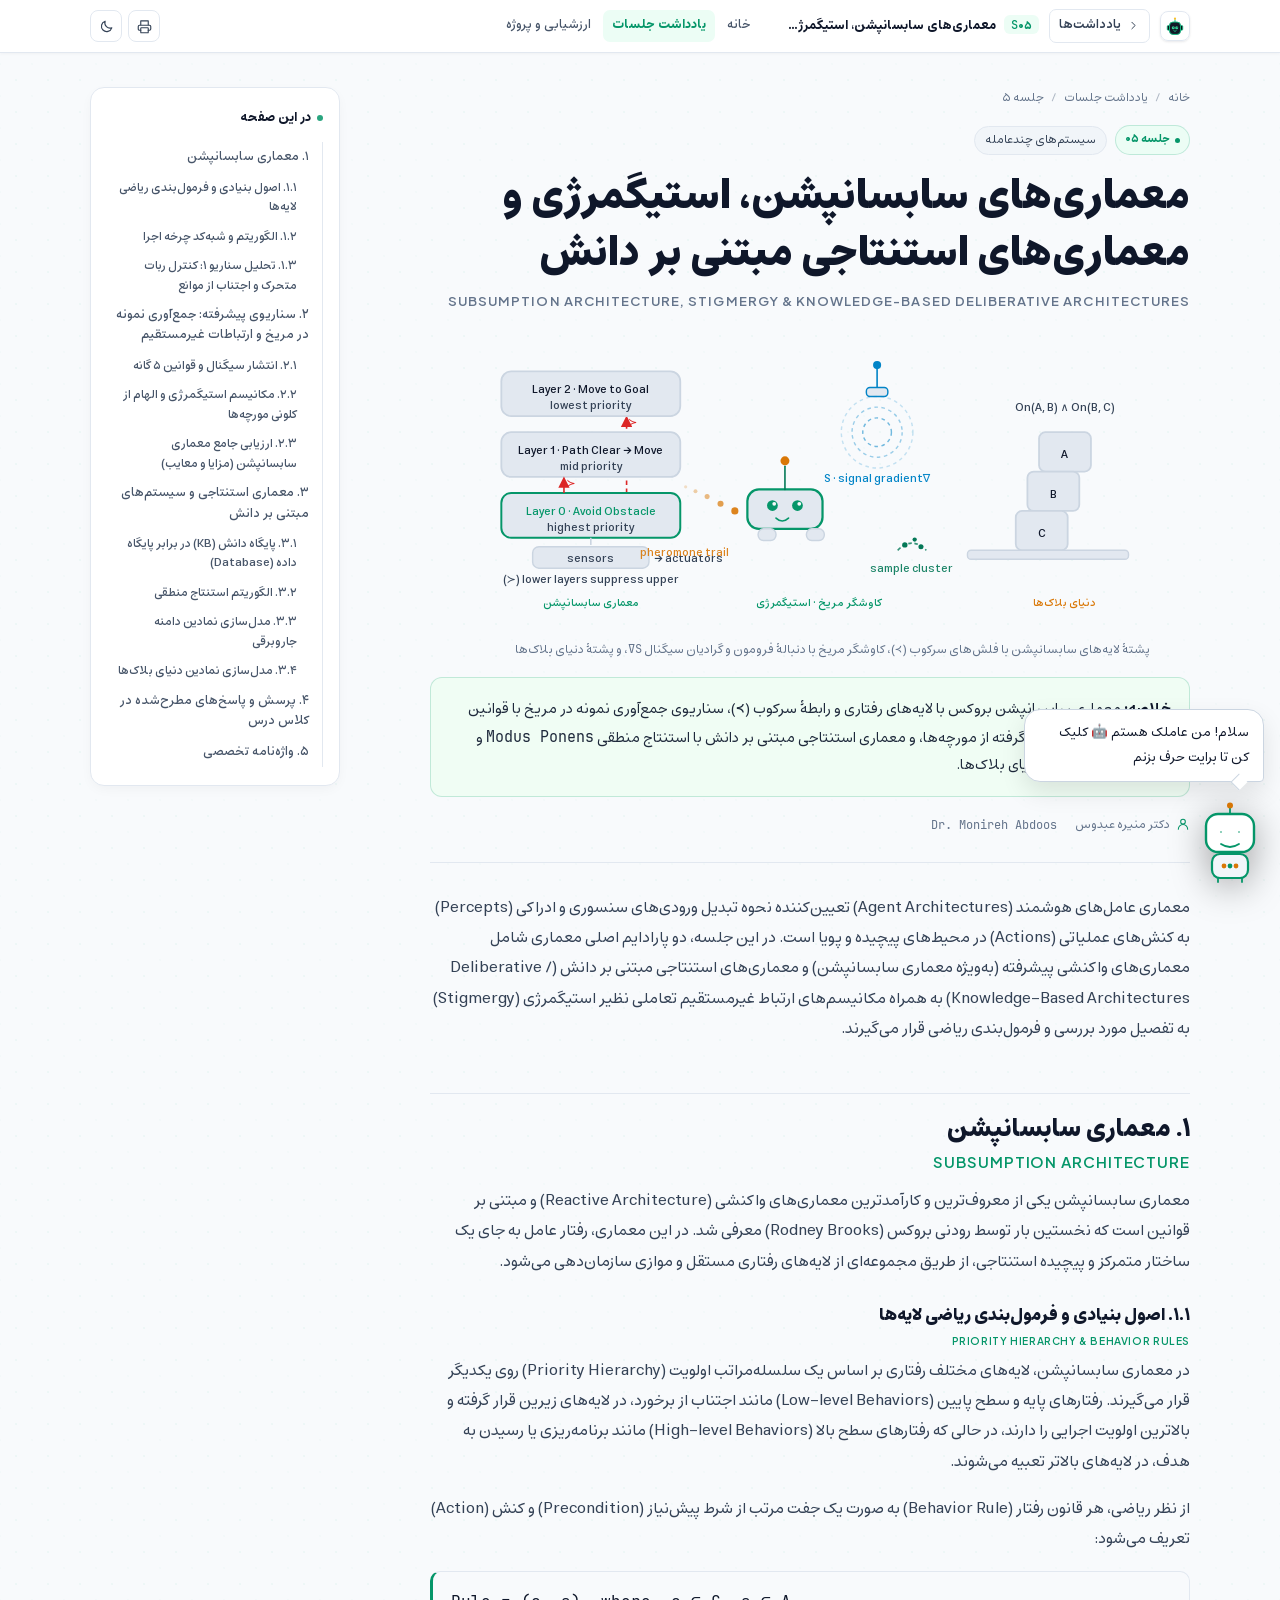
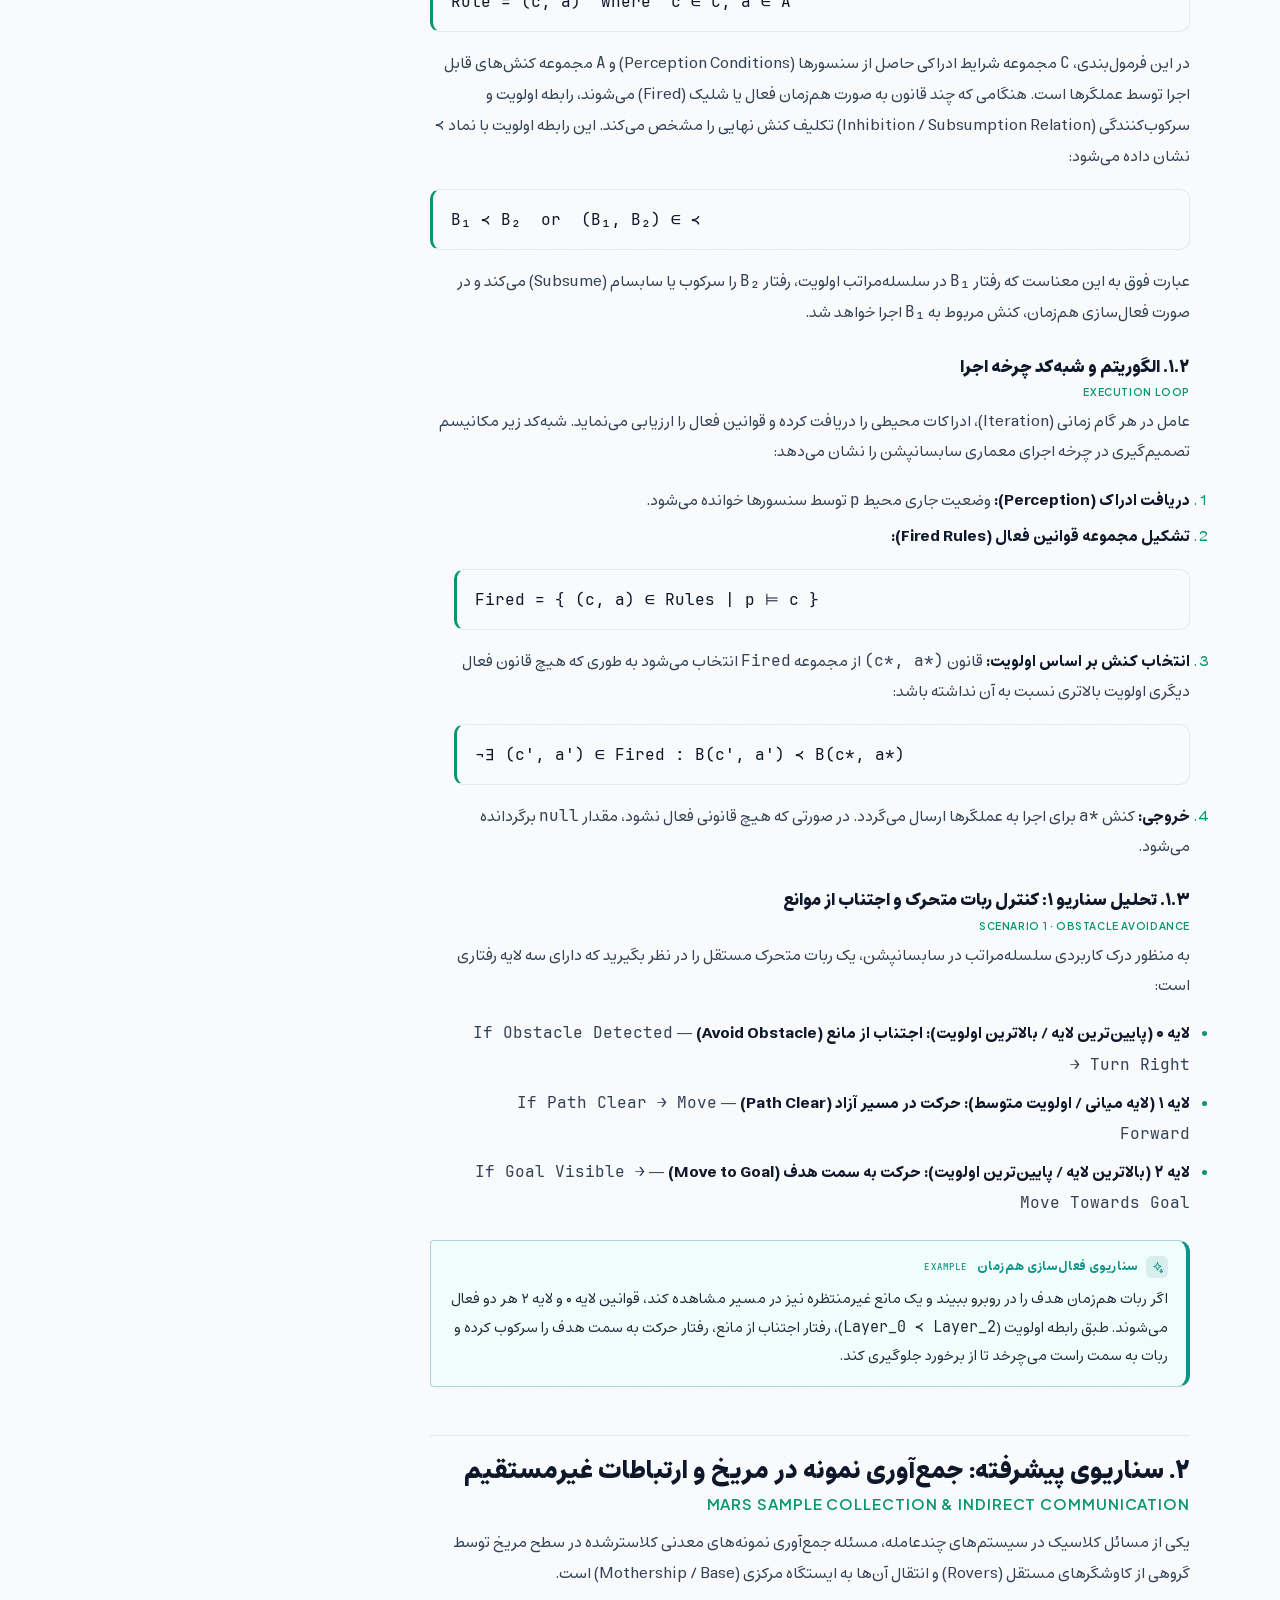
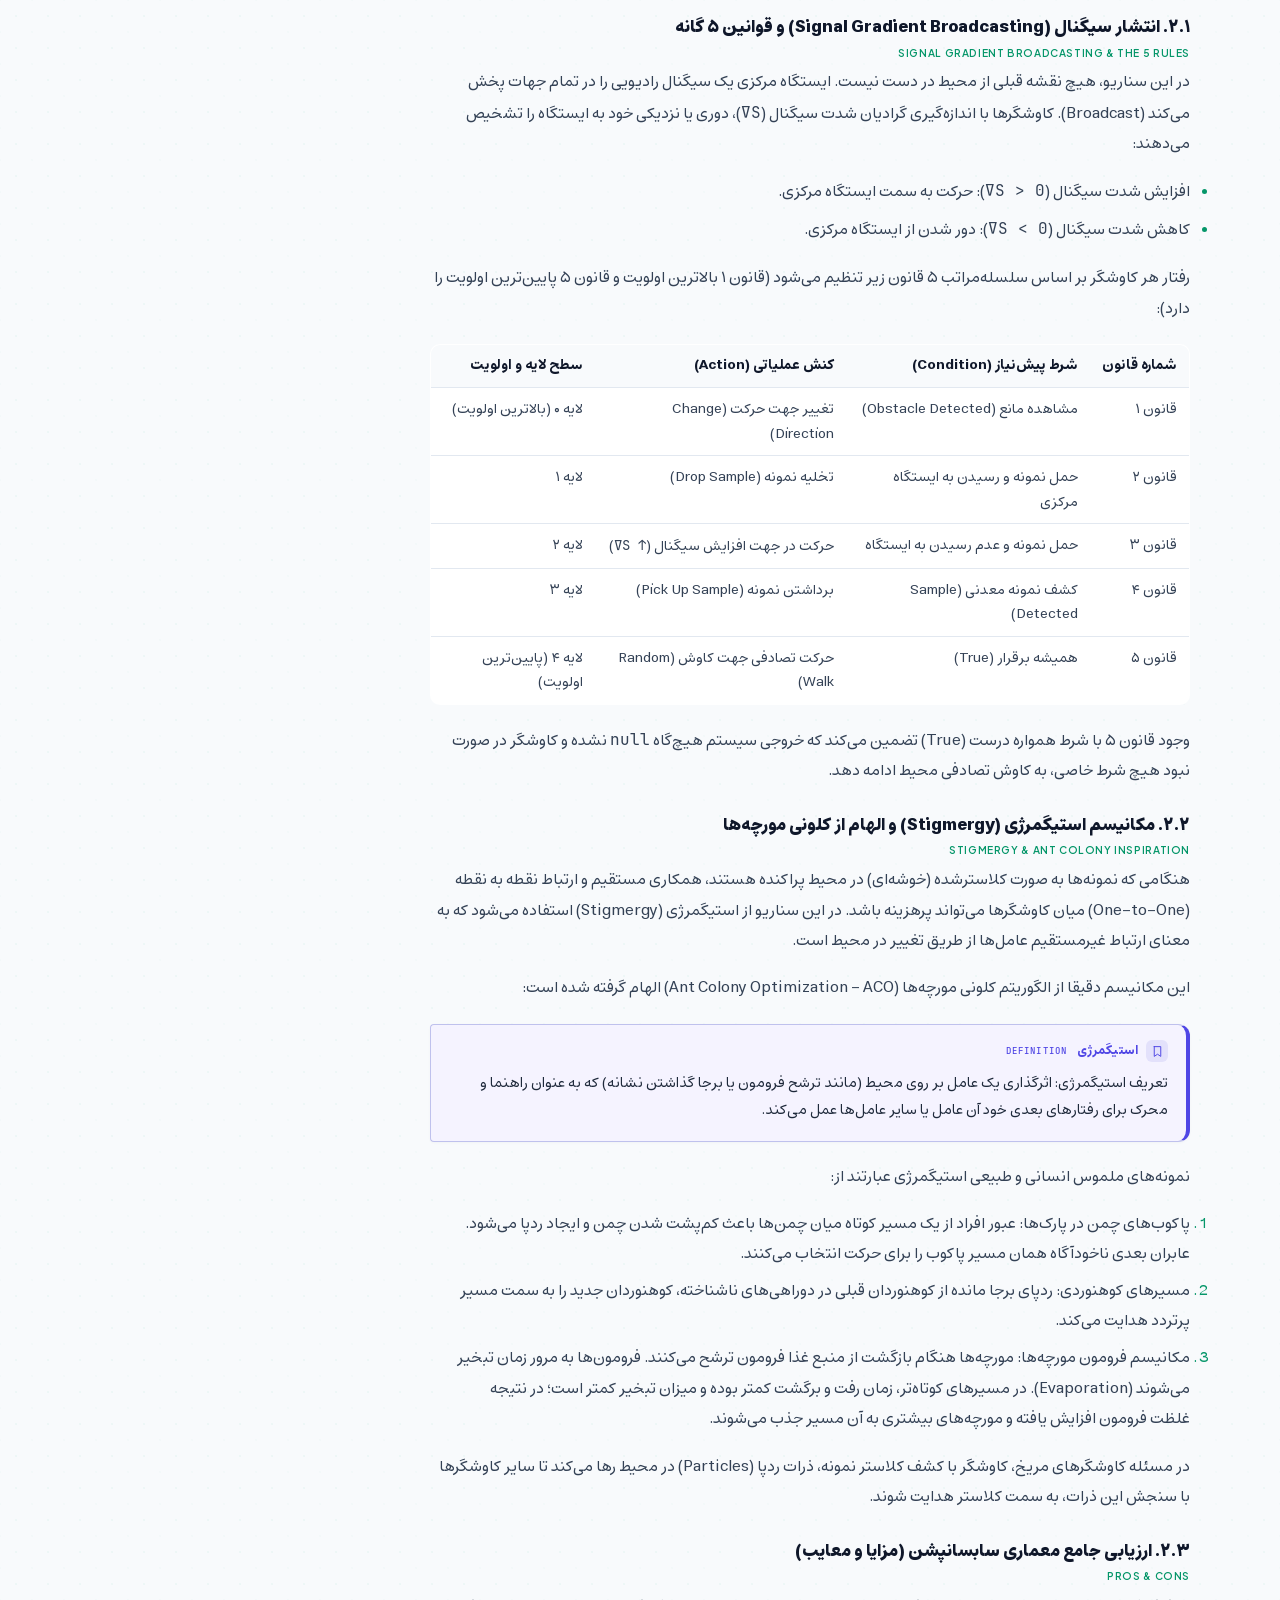
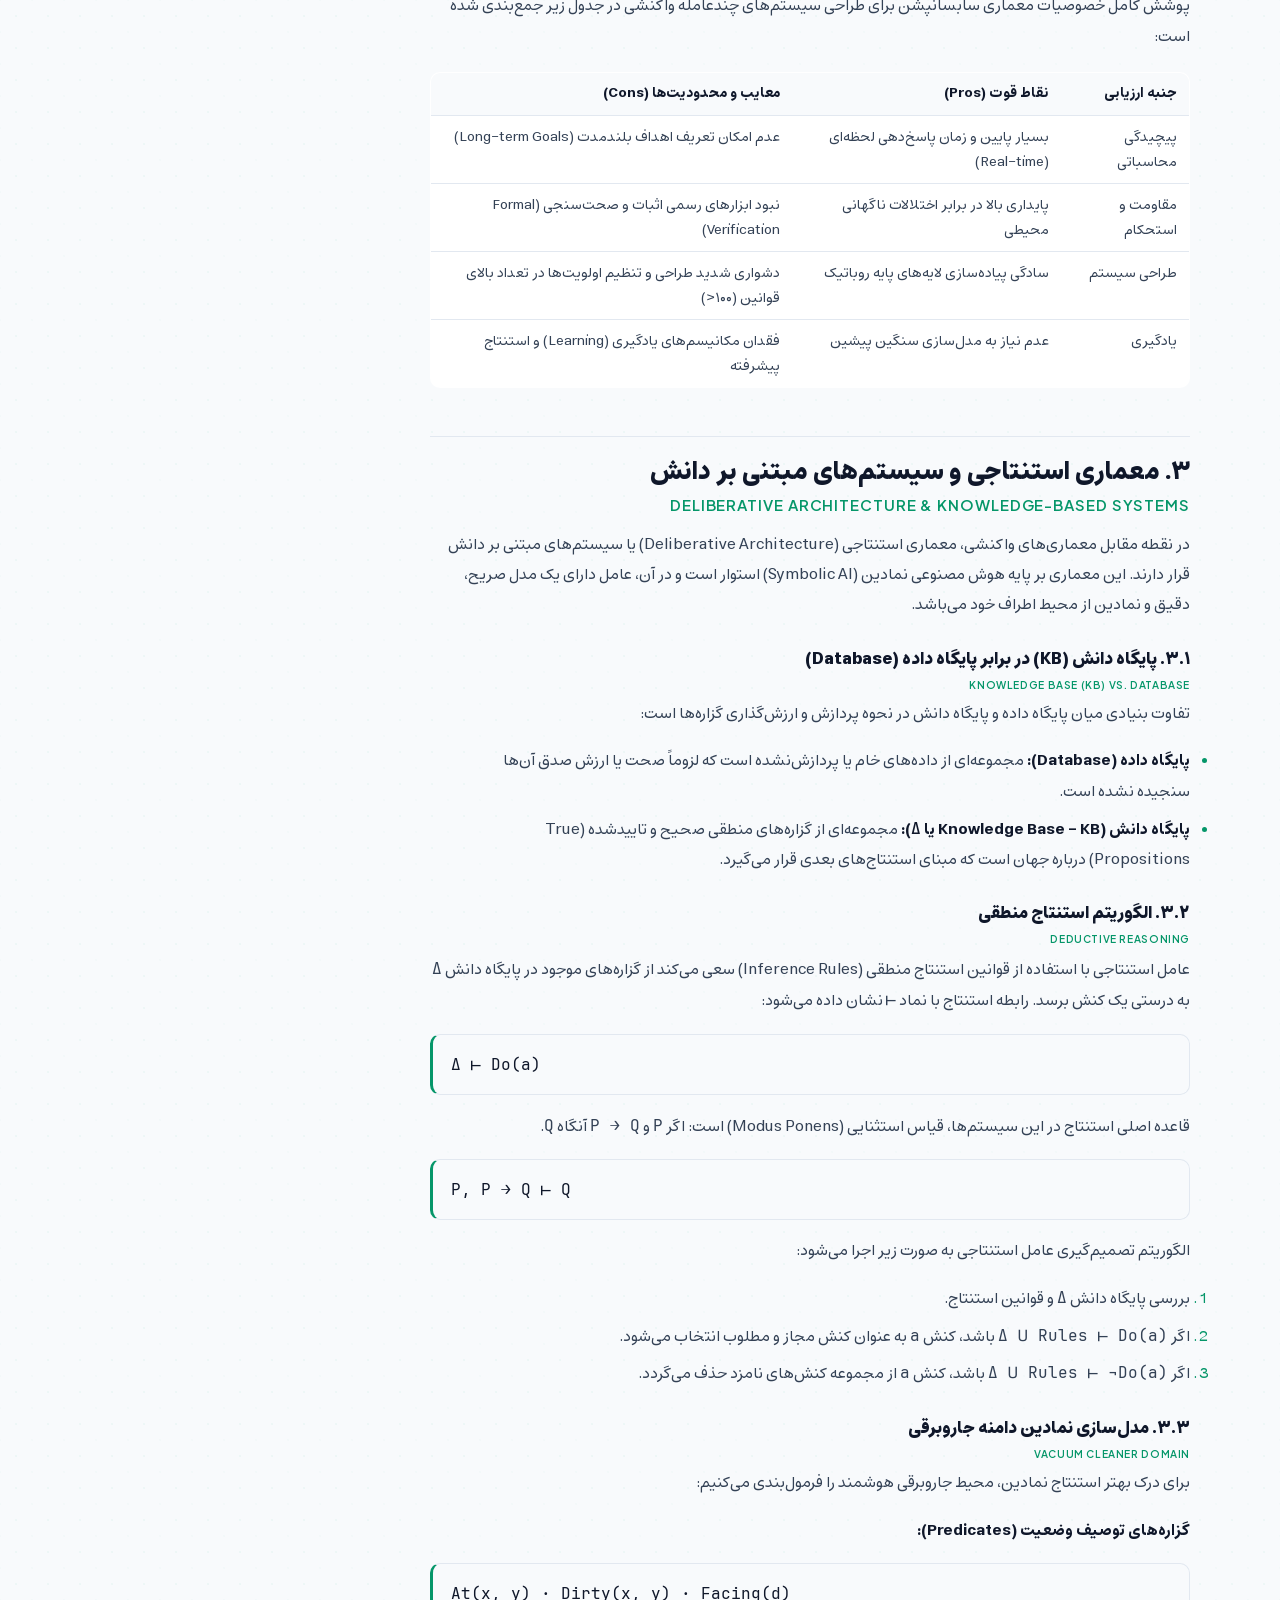
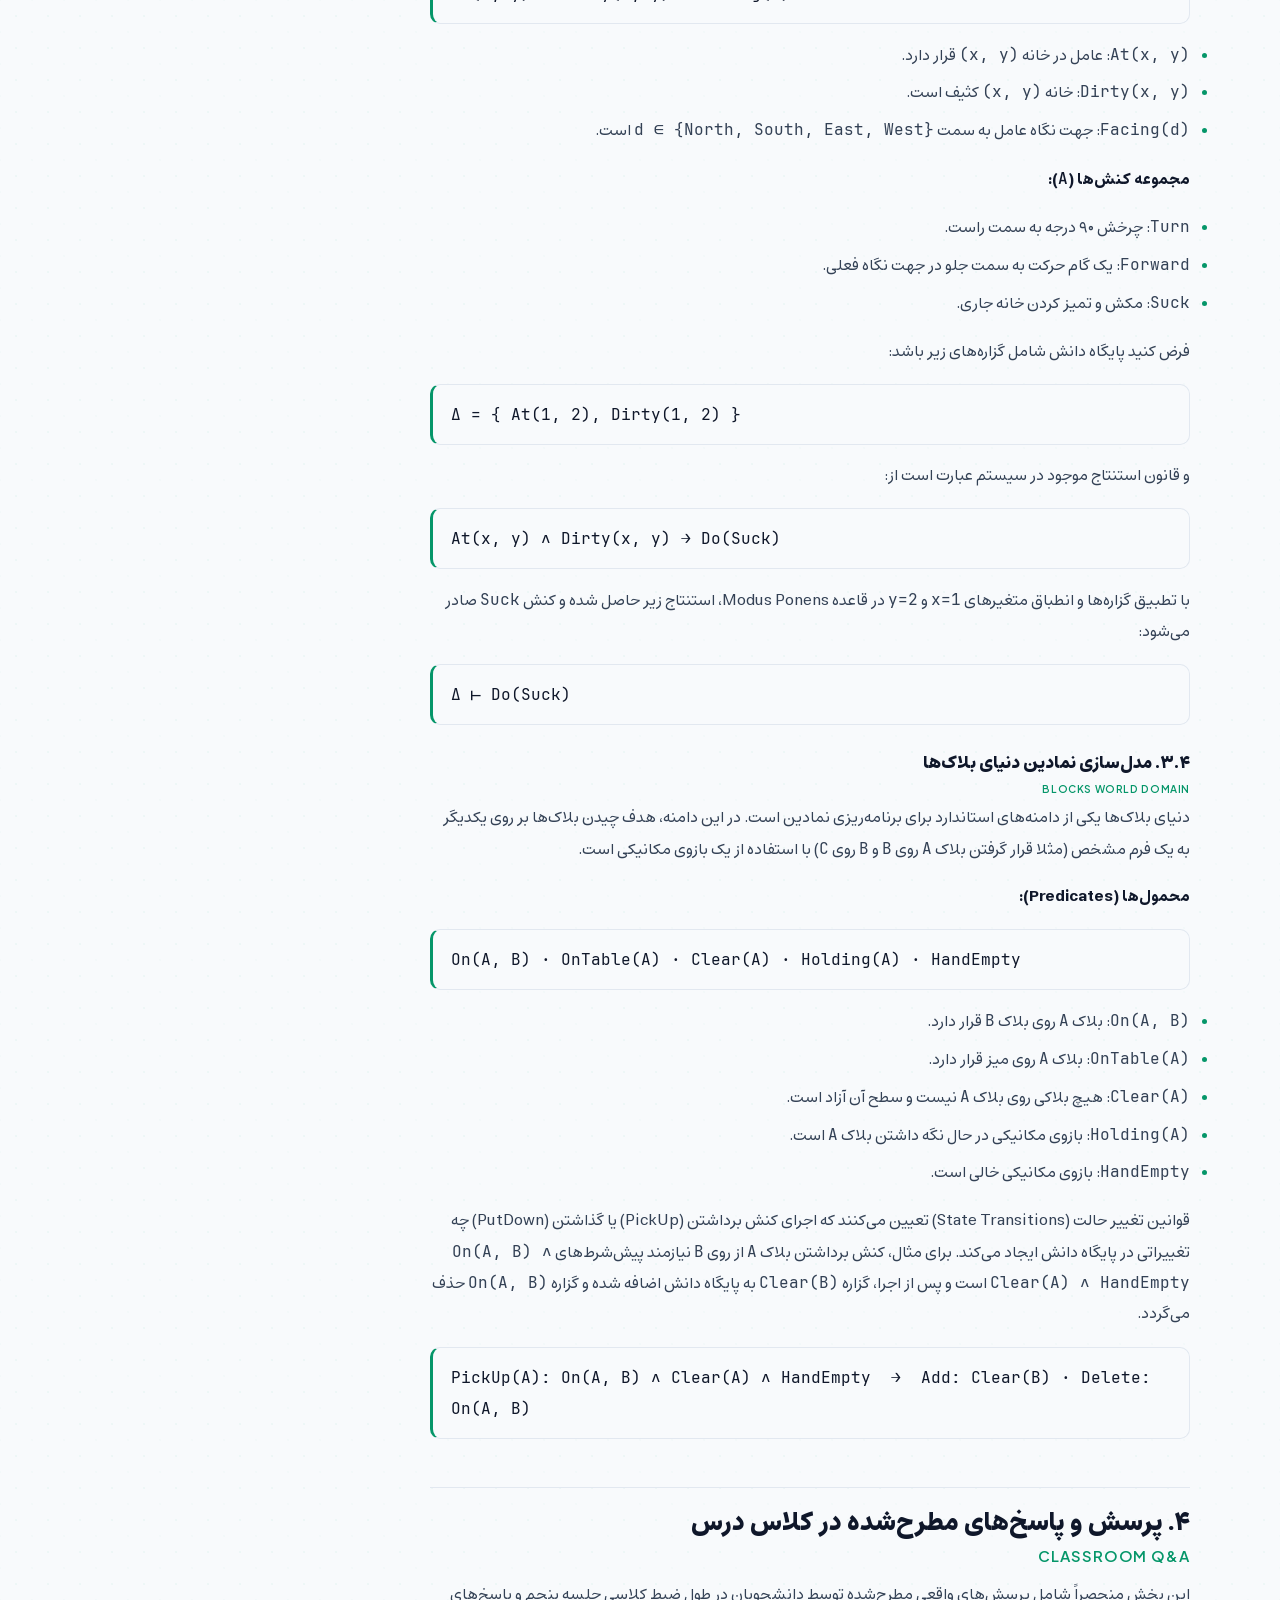
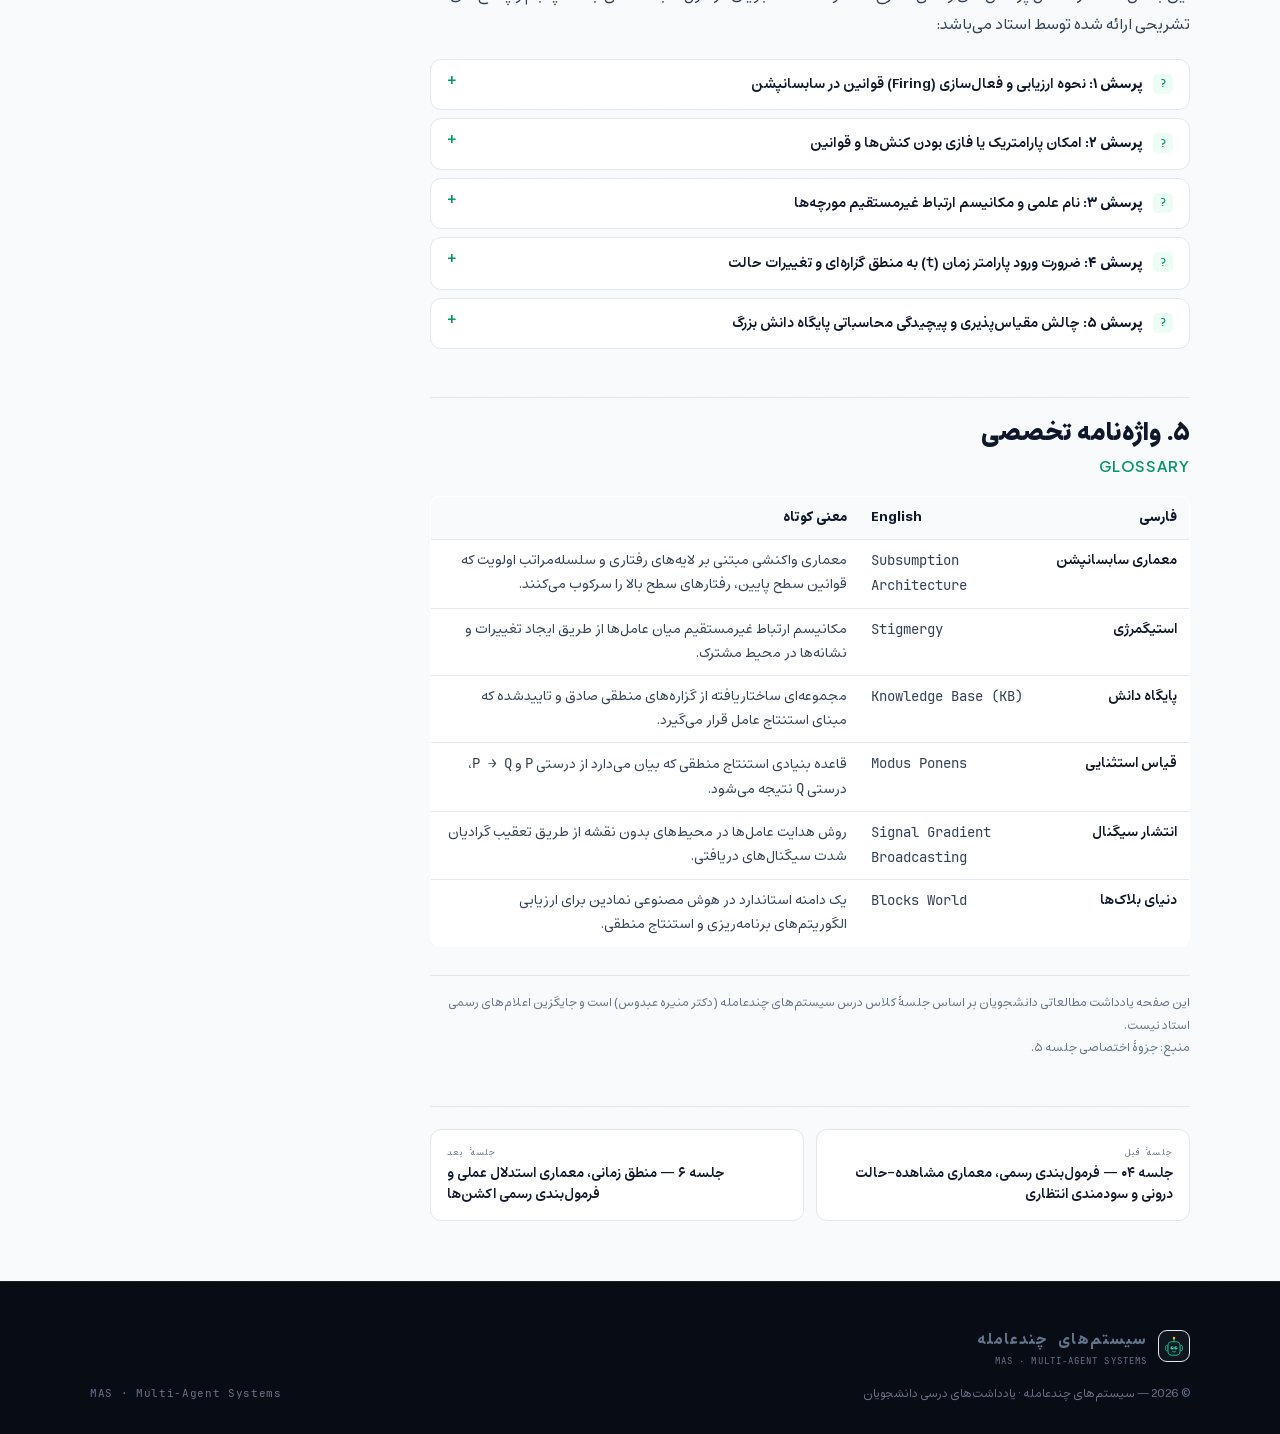
<file: sessions/session-05.html>
<!doctype html>
<html lang="fa" dir="rtl">
<head>
<meta charset="utf-8">
<meta name="viewport" content="width=device-width, initial-scale=1, viewport-fit=cover">
<title>جلسه ۵ · معماری‌های سابسانپشن، استیگمرژی و معماری‌های استنتاجی مبتنی بر دانش — سیستم‌های چندعامله</title>
<meta name="description" content="معماری سابسانپشن رودنی بروکس با سلسله‌مراتب اولویت و رابطهٔ سرکوب (≺)، سناریوی جمع‌آوری نمونه در مریخ با قوانین ۵گانه و استیگمرژی، و معماری استنتاجی مبتنی بر دانش با استنتاج منطقی Modus Ponens و دامنه‌های جاروبرقی و دنیای بلاک‌ها.">
<meta name="theme-color" content="#0b0f17">
<script>(function(){try{var t=localStorage.getItem("nlp-theme");if(t==="light"||t==="dark")document.documentElement.setAttribute("data-theme",t);}catch(e){}})();</script>
<link rel="icon" href="../assets/img/mas-logo-favicon.svg" type="image/svg+xml">
<link rel="stylesheet" href="../assets/css/site.css">
<link rel="stylesheet" href="../assets/css/mas-theme.css">
</head>
<body>
<a class="skip-link" href="#main">پرش به محتوای اصلی</a>
<div class="read-progress" data-read-progress aria-hidden="true"><span></span></div>

<header class="session-topbar">
  <div class="container inner">
    <a class="brand-logo brand-logo--sm" href="../index.html" aria-label="صفحه اصلی"><img src="../assets/img/mas-logo.svg" alt=""></a>
    <a class="back" href="../notes.html"><svg viewBox="0 0 24 24" fill="none" stroke="currentColor" stroke-width="1.8" stroke-linecap="round" stroke-linejoin="round" aria-hidden="true"><path d="M9 18l6-6-6-6"/></svg><span>یادداشت‌ها</span></a>
    <div class="bar-title"><span class="mono">S۰۵</span>معماری‌های سابسانپشن، استیگمرژی و معماری‌های استنتاجی مبتنی بر دانش</div>
    <nav class="topbar-nav" aria-label="ناوبری اصلی">
      <a href="../index.html">خانه</a>
      <a href="../notes.html" aria-current="page">یادداشت جلسات</a>
      <a href="../index.html#grading">ارزشیابی و پروژه</a>
    </nav>
    <div class="actions">
      <button class="icon-btn" type="button" data-print aria-label="چاپ صفحه" title="چاپ صفحه"><svg viewBox="0 0 24 24" fill="none" stroke="currentColor" stroke-width="1.8" stroke-linecap="round" stroke-linejoin="round" aria-hidden="true"><path d="M6 9V3h12v6"/><path d="M6 18H4a2 2 0 0 1-2-2v-4a2 2 0 0 1 2-2h16a2 2 0 0 1 2 2v4a2 2 0 0 1-2 2h-2"/><rect x="6" y="14" width="12" height="8" rx="1"/></svg></button>
      <button class="icon-btn" type="button" data-theme-toggle aria-label="تغییر پوسته" title="تغییر پوسته"><svg data-icon-moon viewBox="0 0 24 24" fill="none" stroke="currentColor" stroke-width="1.8" stroke-linecap="round" stroke-linejoin="round" aria-hidden="true"><path d="M20.5 14.2A8.5 8.5 0 0 1 9.8 3.5 8.5 8.5 0 1 0 20.5 14.2Z"/></svg><svg data-icon-sun viewBox="0 0 24 24" fill="none" stroke="currentColor" stroke-width="1.8" stroke-linecap="round" aria-hidden="true" style="display:none"><circle cx="12" cy="12" r="4"/><path d="M12 2v2M12 20v2M4.9 4.9l1.4 1.4M17.7 17.7l1.4 1.4M2 12h2M20 12h2M4.9 19.1l1.4-1.4M17.7 6.3l1.4-1.4"/></svg></button>
    </div>
  </div>
</header>

<main id="main" class="container">
  <div class="session-layout">
    <article class="session-main">
      <header class="session-hero">
        <nav class="breadcrumb" aria-label="مسیر">
          <a href="../index.html">خانه</a><span class="sep">/</span>
          <a href="../notes.html">یادداشت جلسات</a><span class="sep">/</span>
          <span>جلسه ۵</span>
        </nav>
        <div class="session-kicker">
          <span class="badge badge--live">جلسه ۰۵</span>
          <span class="tag tag--brand">سیستم‌های چندعامله</span>
        </div>
        <h1>معماری‌های سابسانپشن، استیگمرژی و معماری‌های استنتاجی مبتنی بر دانش</h1>
        <div class="h1-en" dir="ltr">Subsumption Architecture, Stigmergy &amp; Knowledge-Based Deliberative Architectures</div>

        <figure class="diagram" role="img" aria-label="پشتهٔ لایه‌های سابسانپشن با فلش‌های سرکوب، کاوشگر مریخ با دنبالهٔ فرومون و گرادیان سیگنال، و پشتهٔ دنیای بلاک‌ها">
          <svg viewBox="0 0 760 330" style="font-family:'JetBrains Mono',ui-monospace,monospace" aria-hidden="true">
            <defs>
              <marker id="sup05" viewBox="0 0 10 10" refX="8" refY="5" markerWidth="7" markerHeight="7" orient="auto-start-reverse">
                <path d="M0 0L10 5L0 10z" fill="var(--bad)"/>
              </marker>
            </defs>

            <!-- suppression: layer0 -> layer2 (drawn under the boxes) -->
            <line x1="175" y1="180" x2="175" y2="96" stroke="var(--bad)" stroke-width="2" stroke-dasharray="5 4" marker-end="url(#sup05)"/>

            <!-- subsumption stack -->
            <rect x="35" y="44" width="200" height="50" rx="11" fill="var(--surface-3)" stroke="var(--line-2)" stroke-width="2"/>
            <text x="135" y="68" text-anchor="middle" font-size="12.5" font-weight="600" fill="var(--ink)">Layer 2 · Move to Goal</text>
            <text x="135" y="86" text-anchor="middle" font-size="12.5" fill="var(--ink-2)">lowest priority</text>
            <rect x="35" y="112" width="200" height="50" rx="11" fill="var(--surface-3)" stroke="var(--line-2)" stroke-width="2"/>
            <text x="135" y="136" text-anchor="middle" font-size="12.5" font-weight="600" fill="var(--ink)">Layer 1 · Path Clear → Move</text>
            <text x="135" y="154" text-anchor="middle" font-size="12.5" fill="var(--ink-2)">mid priority</text>
            <rect x="35" y="180" width="200" height="50" rx="11" fill="var(--surface-3)" stroke="var(--brand)" stroke-width="2.2"/>
            <text x="135" y="204" text-anchor="middle" font-size="12.5" font-weight="600" fill="var(--brand)">Layer 0 · Avoid Obstacle</text>
            <text x="135" y="222" text-anchor="middle" font-size="12.5" fill="var(--ink-2)">highest priority</text>
            <!-- suppression: layer0 -> layer1 -->
            <line x1="105" y1="180" x2="105" y2="164" stroke="var(--bad)" stroke-width="2" marker-end="url(#sup05)"/>
            <text x="118" y="173" font-size="13" font-weight="700" fill="var(--bad)">≺</text>
            <text x="187" y="105" font-size="13" font-weight="700" fill="var(--bad)">≺</text>
            <!-- sensors / actuators -->
            <rect x="70" y="240" width="130" height="24" rx="7" fill="var(--surface-3)" stroke="var(--line-2)" stroke-width="1.6"/>
            <text x="135" y="257" text-anchor="middle" font-size="12.5" font-weight="600" fill="var(--ink-2)">sensors</text>
            <line x1="135" y1="230" x2="135" y2="238" stroke="var(--line-2)" stroke-width="1.8"/>
            <text x="206" y="257" style="direction:ltr;unicode-bidi:isolate" font-size="12.5" fill="var(--ink-2)">→ actuators</text>
            <text x="135" y="280" text-anchor="middle" font-size="12.5" fill="var(--ink-2)">lower layers suppress upper (≺)</text>

            <!-- broadcast station + signal gradient -->
            <line x1="455" y1="62" x2="455" y2="42" stroke="var(--cyan)" stroke-width="2.5" stroke-linecap="round"/>
            <circle cx="455" cy="37" r="4.5" fill="var(--cyan)"/>
            <rect x="443" y="62" width="24" height="10" rx="4" fill="var(--surface-3)" stroke="var(--cyan)" stroke-width="1.6"/>
            <circle cx="455" cy="112" r="16" fill="none" stroke="var(--cyan)" stroke-width="1.6" stroke-dasharray="4 4" opacity=".55"/>
            <circle cx="455" cy="112" r="28" fill="none" stroke="var(--cyan)" stroke-width="1.6" stroke-dasharray="4 4" opacity=".38"/>
            <circle cx="455" cy="112" r="40" fill="none" stroke="var(--cyan)" stroke-width="1.6" stroke-dasharray="4 4" opacity=".22"/>
            <text x="455" y="168" text-anchor="middle" font-size="12.5" font-weight="600" fill="var(--cyan)">∇S · signal gradient</text>

            <!-- rover -->
            <rect x="310" y="176" width="84" height="44" rx="13" fill="var(--surface-3)" stroke="var(--brand)" stroke-width="2.5"/>
            <g class="bot-eye">
              <circle cx="338" cy="194" r="6" fill="var(--brand)"/>
              <circle cx="366" cy="194" r="6" fill="var(--brand)"/>
              <circle cx="340" cy="192" r="2.1" fill="var(--bg)"/>
              <circle cx="368" cy="192" r="2.1" fill="var(--bg)"/>
            </g>
            <path d="M342 208q7 6.5 14 0" fill="none" stroke="var(--brand)" stroke-width="2" stroke-linecap="round"/>
            <g class="bot-antenna">
              <line x1="352" y1="176" x2="352" y2="150" stroke="var(--brand-2)" stroke-width="2.5" stroke-linecap="round"/>
              <circle cx="352" cy="144" r="5" fill="var(--warn)"/>
            </g>
            <rect x="322" y="220" width="20" height="13" rx="6" fill="var(--surface-3)" stroke="var(--line-2)" stroke-width="1.6"/>
            <rect x="376" y="220" width="20" height="13" rx="6" fill="var(--surface-3)" stroke="var(--line-2)" stroke-width="1.6"/>

            <!-- pheromone / particle trail behind the rover -->
            <circle cx="296" cy="200" r="4" fill="var(--warn)" opacity=".9"/>
            <circle cx="280" cy="192" r="3.4" fill="var(--warn)" opacity=".7"/>
            <circle cx="265" cy="184" r="2.8" fill="var(--warn)" opacity=".5"/>
            <circle cx="252" cy="178" r="2.2" fill="var(--warn)" opacity=".35"/>
            <circle cx="241" cy="173" r="1.8" fill="var(--warn)" opacity=".22"/>
            <text x="290" y="250" text-anchor="end" style="direction:ltr;unicode-bidi:isolate" font-size="12.5" fill="var(--warn)" opacity=".9">pheromone trail</text>

            <!-- sample cluster ahead -->
            <path d="M478 244 q16 -16 32 0" fill="none" stroke="var(--brand-2)" stroke-width="1.6" stroke-dasharray="4 3" opacity=".8"/>
            <circle cx="486" cy="238" r="3" fill="var(--brand-2)"/>
            <circle cx="497" cy="232" r="2.4" fill="var(--brand-2)"/>
            <circle cx="504" cy="240" r="2.8" fill="var(--brand-2)"/>
            <text x="494" y="268" text-anchor="middle" font-size="12.5" fill="var(--brand-2)" opacity=".9">sample cluster</text>

            <!-- blocks world -->
            <text x="665" y="88" text-anchor="middle" font-size="12.5" font-weight="600" fill="var(--ink-2)">On(A, B) ∧ On(B, C)</text>
            <rect x="636" y="112" width="58" height="44" rx="7" fill="var(--surface-3)" stroke="var(--line-2)" stroke-width="2"/>
            <text x="665" y="141" text-anchor="middle" font-size="13" font-weight="700" fill="var(--ink)">A</text>
            <rect x="623" y="156" width="58" height="44" rx="7" fill="var(--surface-3)" stroke="var(--line-2)" stroke-width="2"/>
            <text x="652" y="185" text-anchor="middle" font-size="13" font-weight="700" fill="var(--ink)">B</text>
            <rect x="610" y="200" width="58" height="44" rx="7" fill="var(--surface-3)" stroke="var(--line-2)" stroke-width="2"/>
            <text x="639" y="229" text-anchor="middle" font-size="13" font-weight="700" fill="var(--ink)">C</text>
            <rect x="556" y="244" width="180" height="10" rx="4" fill="var(--surface-3)" stroke="var(--line-2)" stroke-width="1.6"/>

            <text x="135" y="306" text-anchor="middle" font-size="12.5" font-weight="600" fill="var(--brand)">معماری سابسانپشن</text>
            <text x="390" y="306" text-anchor="middle" font-size="12.5" font-weight="600" fill="var(--brand)">کاوشگر مریخ · استیگمرژی</text>
            <text x="665" y="306" text-anchor="middle" font-size="12.5" font-weight="600" fill="var(--warn)">دنیای بلاک‌ها</text>
          </svg>
          <figcaption style="font-size:.78rem;color:var(--muted);margin-top:10px">پشتهٔ لایه‌های سابسانپشن با فلش‌های سرکوب (<span class="mono" dir="ltr">≺</span>)، کاوشگر مریخ با دنبالهٔ فرومون و گرادیان سیگنال <span class="mono" dir="ltr">∇S</span>، و پشتهٔ دنیای بلاک‌ها</figcaption>
        </figure>

        <div class="session-summary"><strong>خلاصه: </strong>معماری سابسانپشن بروکس با لایه‌های رفتاری و رابطهٔ سرکوب (<span class="mono" dir="ltr">≺</span>)، سناریوی جمع‌آوری نمونه در مریخ با قوانین ۵گانه و استیگمرژی الهام‌گرفته از مورچه‌ها، و معماری استنتاجی مبتنی بر دانش با استنتاج منطقی <span class="mono" dir="ltr">Modus Ponens</span> و دامنه‌های جاروبرقی و دنیای بلاک‌ها.</div>
        <div class="session-meta">
          <span><svg viewBox="0 0 24 24" fill="none" stroke="currentColor" stroke-width="1.8" stroke-linecap="round" stroke-linejoin="round" aria-hidden="true"><circle cx="12" cy="8" r="4"/><path d="M4 21a8 8 0 0 1 16 0"/></svg><span>دکتر منیره عبدوس</span></span>
          <span class="mono" dir="ltr">Dr. Monireh Abdoos</span>
        </div>
      </header>

      <details class="toc-mobile"><summary>فهرست مطالب</summary><ol><li><a href="#۱-معماری-سابسانپشن-subsumption-architecture">۱. معماری سابسانپشن</a></li>
<li class="toc-sub"><a href="#۱-۱-اصول-بنیادی-و-فرمول-بندی-ریاضی-لایه-ها">۱.۱. اصول بنیادی و فرمول‌بندی ریاضی لایه‌ها</a></li>
<li class="toc-sub"><a href="#۱-۲-الگوریتم-و-شبه-کد-چرخه-اجرا-execution-loop">۱.۲. الگوریتم و شبه‌کد چرخه اجرا</a></li>
<li class="toc-sub"><a href="#۱-۳-تحلیل-سناریو-۱-کنترل-ربات-متحرک-و-اجتناب-از-موانع">۱.۳. تحلیل سناریو ۱: کنترل ربات متحرک و اجتناب از موانع</a></li>
<li><a href="#۲-سناریوی-پیشرفته-جمع-آوری-نمونه-در-مریخ-و-ارتباطات-غیرمستقیم">۲. سناریوی پیشرفته: جمع‌آوری نمونه در مریخ و ارتباطات غیرمستقیم</a></li>
<li class="toc-sub"><a href="#۲-۱-انتشار-سیگنال-signal-gradient-broadcasting-و-قوانین-۵-گانه">۲.۱. انتشار سیگنال و قوانین ۵ گانه</a></li>
<li class="toc-sub"><a href="#۲-۲-مکانیسم-استیگمرژی-stigmergy-و-الهام-از-کلونی-مورچه-ها">۲.۲. مکانیسم استیگمرژی و الهام از کلونی مورچه‌ها</a></li>
<li class="toc-sub"><a href="#۲-۳-ارزیابی-جامع-معماری-سابسانپشن-مزایا-و-معایب">۲.۳. ارزیابی جامع معماری سابسانپشن (مزایا و معایب)</a></li>
<li><a href="#۳-معماری-استنتاجی-و-سیستم-های-مبتنی-بر-دانش-deliberative-architecture">۳. معماری استنتاجی و سیستم‌های مبتنی بر دانش</a></li>
<li class="toc-sub"><a href="#۳-۱-پایگاه-دانش-kb-در-برابر-پایگاه-داده-database">۳.۱. پایگاه دانش (KB) در برابر پایگاه داده (Database)</a></li>
<li class="toc-sub"><a href="#۳-۲-الگوریتم-استنتاج-منطقی-deductive-reasoning">۳.۲. الگوریتم استنتاج منطقی</a></li>
<li class="toc-sub"><a href="#۳-۳-مدل-سازی-نمادین-دامنه-جاروبرقی-vacuum-cleaner-domain">۳.۳. مدل‌سازی نمادین دامنه جاروبرقی</a></li>
<li class="toc-sub"><a href="#۳-۴-مدل-سازی-نمادین-دنیای-بلاک-ها-blocks-world-domain">۳.۴. مدل‌سازی نمادین دنیای بلاک‌ها</a></li>
<li><a href="#۴-پرسش-و-پاسخ-های-مطرح-شده-در-کلاس-درس-classroom-qa">۴. پرسش و پاسخ‌های مطرح‌شده در کلاس درس</a></li>
<li><a href="#۵-واژه-نامه-تخصصی-glossary">۵. واژه‌نامه تخصصی</a></li></ol></details>

      <div class="prose">
<p dir="rtl" lang="fa">معماری عامل‌های هوشمند (<span dir="ltr">Agent Architectures</span>) تعیین‌کننده نحوه تبدیل ورودی‌های سنسوری و ادراکی (<span dir="ltr">Percepts</span>) به کنش‌های عملیاتی (<span dir="ltr">Actions</span>) در محیط‌های پیچیده و پویا است. در این جلسه، دو پارادایم اصلی معماری شامل معماری‌های واکنشی پیشرفته (به‌ویژه معماری سابسانپشن) و معماری‌های استنتاجی مبتنی بر دانش (<span dir="ltr">Deliberative / Knowledge-Based Architectures</span>) به همراه مکانیسم‌های ارتباط غیرمستقیم تعاملی نظیر استیگمرژی (<span dir="ltr">Stigmergy</span>) به تفصیل مورد بررسی و فرمول‌بندی ریاضی قرار می‌گیرند.</p>

<h2 id="۱-معماری-سابسانپشن-subsumption-architecture" dir="rtl" lang="fa">۱. معماری سابسانپشن<span class="h-en" dir="ltr">Subsumption Architecture</span></h2>
<p dir="rtl" lang="fa">معماری سابسانپشن یکی از معروف‌ترین و کارآمدترین معماری‌های واکنشی (<span dir="ltr">Reactive Architecture</span>) و مبتنی بر قوانین است که نخستین بار توسط رودنی بروکس (<span dir="ltr">Rodney Brooks</span>) معرفی شد. در این معماری، رفتار عامل به جای یک ساختار متمرکز و پیچیده استنتاجی، از طریق مجموعه‌ای از لایه‌های رفتاری مستقل و موازی سازمان‌دهی می‌شود.</p>

<h3 id="۱-۱-اصول-بنیادی-و-فرمول-بندی-ریاضی-لایه-ها" dir="rtl" lang="fa">۱.۱. اصول بنیادی و فرمول‌بندی ریاضی لایه‌ها<span class="h-en" dir="ltr">Priority Hierarchy &amp; Behavior Rules</span></h3>
<p dir="rtl" lang="fa">در معماری سابسانپشن، لایه‌های مختلف رفتاری بر اساس یک سلسله‌مراتب اولویت (<span dir="ltr">Priority Hierarchy</span>) روی یکدیگر قرار می‌گیرند. رفتارهای پایه و سطح پایین (<span dir="ltr">Low-level Behaviors</span>) مانند اجتناب از برخورد، در لایه‌های زیرین قرار گرفته و بالاترین اولویت اجرایی را دارند، در حالی که رفتارهای سطح بالا (<span dir="ltr">High-level Behaviors</span>) مانند برنامه‌ریزی یا رسیدن به هدف، در لایه‌های بالاتر تعبیه می‌شوند.</p>
<p dir="rtl" lang="fa">از نظر ریاضی، هر قانون رفتار (<span dir="ltr">Behavior Rule</span>) به صورت یک جفت مرتب از شرط پیش‌نیاز (<span dir="ltr">Precondition</span>) و کنش (<span dir="ltr">Action</span>) تعریف می‌شود:</p>
<div class="formula" dir="ltr" lang="en">Rule = (c, a)&nbsp;&nbsp;where&nbsp;&nbsp;c ∈ C, a ∈ A</div>
<p dir="rtl" lang="fa">در این فرمول‌بندی، <span class="mono" dir="ltr">C</span> مجموعه شرایط ادراکی حاصل از سنسورها (<span dir="ltr">Perception Conditions</span>) و <span class="mono" dir="ltr">A</span> مجموعه کنش‌های قابل اجرا توسط عملگرها است. هنگامی که چند قانون به صورت هم‌زمان فعال یا شلیک (<span dir="ltr">Fired</span>) می‌شوند، رابطه اولویت و سرکوب‌کنندگی (<span dir="ltr">Inhibition / Subsumption Relation</span>) تکلیف کنش نهایی را مشخص می‌کند. این رابطه اولویت با نماد <span class="mono" dir="ltr">≺</span> نشان داده می‌شود:</p>
<div class="formula" dir="ltr" lang="en">B₁ ≺ B₂&nbsp;&nbsp;or&nbsp;&nbsp;(B₁, B₂) ∈ ≺</div>
<p dir="rtl" lang="fa">عبارت فوق به این معناست که رفتار <span class="mono" dir="ltr">B₁</span> در سلسله‌مراتب اولویت، رفتار <span class="mono" dir="ltr">B₂</span> را سرکوب یا سابسام (<span dir="ltr">Subsume</span>) می‌کند و در صورت فعال‌سازی هم‌زمان، کنش مربوط به <span class="mono" dir="ltr">B₁</span> اجرا خواهد شد.</p>

<h3 id="۱-۲-الگوریتم-و-شبه-کد-چرخه-اجرا-execution-loop" dir="rtl" lang="fa">۱.۲. الگوریتم و شبه‌کد چرخه اجرا<span class="h-en" dir="ltr">Execution Loop</span></h3>
<p dir="rtl" lang="fa">عامل در هر گام زمانی (<span dir="ltr">Iteration</span>)، ادراکات محیطی را دریافت کرده و قوانین فعال را ارزیابی می‌نماید. شبه‌کد زیر مکانیسم تصمیم‌گیری در چرخه اجرای معماری سابسانپشن را نشان می‌دهد:</p>
<ol dir="auto">
<li dir="rtl" lang="fa"><strong>دریافت ادراک (<span dir="ltr">Perception</span>):</strong> وضعیت جاری محیط <span class="mono" dir="ltr">p</span> توسط سنسورها خوانده می‌شود.</li>
<li dir="rtl" lang="fa"><strong>تشکیل مجموعه قوانین فعال (<span dir="ltr">Fired Rules</span>):</strong>
<div class="formula" dir="ltr" lang="en">Fired = { (c, a) ∈ Rules | p ⊨ c }</div></li>
<li dir="rtl" lang="fa"><strong>انتخاب کنش بر اساس اولویت:</strong> قانون <span class="mono" dir="ltr">(c*, a*)</span> از مجموعه <span class="mono" dir="ltr">Fired</span> انتخاب می‌شود به طوری که هیچ قانون فعال دیگری اولویت بالاتری نسبت به آن نداشته باشد:
<div class="formula" dir="ltr" lang="en">¬∃ (c', a') ∈ Fired : B(c', a') ≺ B(c*, a*)</div></li>
<li dir="rtl" lang="fa"><strong>خروجی:</strong> کنش <span class="mono" dir="ltr">a*</span> برای اجرا به عملگرها ارسال می‌گردد. در صورتی که هیچ قانونی فعال نشود، مقدار <span class="mono" dir="ltr">null</span> برگردانده می‌شود.</li>
</ol>

<h3 id="۱-۳-تحلیل-سناریو-۱-کنترل-ربات-متحرک-و-اجتناب-از-موانع" dir="rtl" lang="fa">۱.۳. تحلیل سناریو ۱: کنترل ربات متحرک و اجتناب از موانع<span class="h-en" dir="ltr">Scenario 1 · Obstacle Avoidance</span></h3>
<p dir="rtl" lang="fa">به منظور درک کاربردی سلسله‌مراتب در سابسانپشن، یک ربات متحرک مستقل را در نظر بگیرید که دارای سه لایه رفتاری است:</p>
<ul dir="auto">
<li dir="rtl" lang="fa"><strong>لایه ۰ (پایین‌ترین لایه / بالاترین اولویت): اجتناب از مانع (<span dir="ltr">Avoid Obstacle</span>)</strong> — <span class="mono" dir="ltr">If Obstacle Detected → Turn Right</span></li>
<li dir="rtl" lang="fa"><strong>لایه ۱ (لایه میانی / اولویت متوسط): حرکت در مسیر آزاد (<span dir="ltr">Path Clear</span>)</strong> — <span class="mono" dir="ltr">If Path Clear → Move Forward</span></li>
<li dir="rtl" lang="fa"><strong>لایه ۲ (بالاترین لایه / پایین‌ترین اولویت): حرکت به سمت هدف (<span dir="ltr">Move to Goal</span>)</strong> — <span class="mono" dir="ltr">If Goal Visible → Move Towards Goal</span></li>
</ul>
<div class="callout callout--example"><div class="callout-head"><span class="co-icon"><svg viewBox="0 0 24 24" fill="none" stroke="currentColor" stroke-width="1.8" stroke-linecap="round" stroke-linejoin="round" aria-hidden="true"><path d="m12 3 1.8 5.2L19 10l-5.2 1.8L12 17l-1.8-5.2L5 10l5.2-1.8L12 3Z"/><path d="m19 16 .7 2.3L22 19l-2.3.7L19 22l-.7-2.3L16 19l2.3-.7L19 16Z"/></svg></span><span>سناریوی فعال‌سازی هم‌زمان</span><span class="co-label">Example</span></div><div class="callout-body">
<p dir="rtl" lang="fa">اگر ربات هم‌زمان هدف را در روبرو ببیند و یک مانع غیرمنتظره نیز در مسیر مشاهده کند، قوانین لایه ۰ و لایه ۲ هر دو فعال می‌شوند. طبق رابطه اولویت (<span class="mono" dir="ltr">Layer_0 ≺ Layer_2</span>)، رفتار اجتناب از مانع، رفتار حرکت به سمت هدف را سرکوب کرده و ربات به سمت راست می‌چرخد تا از برخورد جلوگیری کند.</p>
</div></div>

<h2 id="۲-سناریوی-پیشرفته-جمع-آوری-نمونه-در-مریخ-و-ارتباطات-غیرمستقیم" dir="rtl" lang="fa">۲. سناریوی پیشرفته: جمع‌آوری نمونه در مریخ و ارتباطات غیرمستقیم<span class="h-en" dir="ltr">Mars Sample Collection &amp; Indirect Communication</span></h2>
<p dir="rtl" lang="fa">یکی از مسائل کلاسیک در سیستم‌های چندعامله، مسئله جمع‌آوری نمونه‌های معدنی کلاسترشده در سطح مریخ توسط گروهی از کاوشگرهای مستقل (<span dir="ltr">Rovers</span>) و انتقال آن‌ها به ایستگاه مرکزی (<span dir="ltr">Mothership / Base</span>) است.</p>

<h3 id="۲-۱-انتشار-سیگنال-signal-gradient-broadcasting-و-قوانین-۵-گانه" dir="rtl" lang="fa">۲.۱. انتشار سیگنال (<span dir="ltr">Signal Gradient Broadcasting</span>) و قوانین ۵ گانه<span class="h-en" dir="ltr">Signal Gradient Broadcasting &amp; the 5 Rules</span></h3>
<p dir="rtl" lang="fa">در این سناریو، هیچ نقشه قبلی از محیط در دست نیست. ایستگاه مرکزی یک سیگنال رادیویی را در تمام جهات پخش می‌کند (<span dir="ltr">Broadcast</span>). کاوشگرها با اندازه‌گیری گرادیان شدت سیگنال (<span class="mono" dir="ltr">∇S</span>)، دوری یا نزدیکی خود به ایستگاه را تشخیص می‌دهند:</p>
<ul dir="auto">
<li dir="rtl" lang="fa">افزایش شدت سیگنال (<span class="mono" dir="ltr">∇S &gt; 0</span>): حرکت به سمت ایستگاه مرکزی.</li>
<li dir="rtl" lang="fa">کاهش شدت سیگنال (<span class="mono" dir="ltr">∇S &lt; 0</span>): دور شدن از ایستگاه مرکزی.</li>
</ul>
<p dir="rtl" lang="fa">رفتار هر کاوشگر بر اساس سلسله‌مراتب ۵ قانون زیر تنظیم می‌شود (قانون ۱ بالاترین اولویت و قانون ۵ پایین‌ترین اولویت را دارد):</p>
<div class="table-scroll"><table dir="rtl" lang="fa"><thead><tr><th dir="rtl" lang="fa">شماره قانون</th><th dir="rtl" lang="fa">شرط پیش‌نیاز (<span dir="ltr">Condition</span>)</th><th dir="rtl" lang="fa">کنش عملیاتی (<span dir="ltr">Action</span>)</th><th dir="rtl" lang="fa">سطح لایه و اولویت</th></tr></thead><tbody>
<tr><td dir="rtl" lang="fa">قانون ۱</td><td dir="rtl" lang="fa">مشاهده مانع (<span dir="ltr">Obstacle Detected</span>)</td><td dir="rtl" lang="fa">تغییر جهت حرکت (<span dir="ltr">Change Direction</span>)</td><td dir="rtl" lang="fa">لایه ۰ (بالاترین اولویت)</td></tr>
<tr><td dir="rtl" lang="fa">قانون ۲</td><td dir="rtl" lang="fa">حمل نمونه و رسیدن به ایستگاه مرکزی</td><td dir="rtl" lang="fa">تخلیه نمونه (<span dir="ltr">Drop Sample</span>)</td><td dir="rtl" lang="fa">لایه ۱</td></tr>
<tr><td dir="rtl" lang="fa">قانون ۳</td><td dir="rtl" lang="fa">حمل نمونه و عدم رسیدن به ایستگاه</td><td dir="rtl" lang="fa">حرکت در جهت افزایش سیگنال (<span class="mono" dir="ltr">∇S ↑</span>)</td><td dir="rtl" lang="fa">لایه ۲</td></tr>
<tr><td dir="rtl" lang="fa">قانون ۴</td><td dir="rtl" lang="fa">کشف نمونه معدنی (<span dir="ltr">Sample Detected</span>)</td><td dir="rtl" lang="fa">برداشتن نمونه (<span dir="ltr">Pick Up Sample</span>)</td><td dir="rtl" lang="fa">لایه ۳</td></tr>
<tr><td dir="rtl" lang="fa">قانون ۵</td><td dir="rtl" lang="fa">همیشه برقرار (<span dir="ltr">True</span>)</td><td dir="rtl" lang="fa">حرکت تصادفی جهت کاوش (<span dir="ltr">Random Walk</span>)</td><td dir="rtl" lang="fa">لایه ۴ (پایین‌ترین اولویت)</td></tr>
</tbody></table></div>
<p dir="rtl" lang="fa">وجود قانون ۵ با شرط همواره درست (<span dir="ltr">True</span>) تضمین می‌کند که خروجی سیستم هیچ‌گاه <span class="mono" dir="ltr">null</span> نشده و کاوشگر در صورت نبود هیچ شرط خاصی، به کاوش تصادفی محیط ادامه دهد.</p>

<h3 id="۲-۲-مکانیسم-استیگمرژی-stigmergy-و-الهام-از-کلونی-مورچه-ها" dir="rtl" lang="fa">۲.۲. مکانیسم استیگمرژی (<span dir="ltr">Stigmergy</span>) و الهام از کلونی مورچه‌ها<span class="h-en" dir="ltr">Stigmergy &amp; Ant Colony Inspiration</span></h3>
<p dir="rtl" lang="fa">هنگامی که نمونه‌ها به صورت کلاسترشده (خوشه‌ای) در محیط پراکنده هستند، همکاری مستقیم و ارتباط نقطه به نقطه (<span dir="ltr">One-to-One</span>) میان کاوشگرها می‌تواند پرهزینه باشد. در این سناریو از استیگمرژی (<span dir="ltr">Stigmergy</span>) استفاده می‌شود که به معنای ارتباط غیرمستقیم عامل‌ها از طریق تغییر در محیط است.</p>
<p dir="rtl" lang="fa">این مکانیسم دقیقا از الگوریتم کلونی مورچه‌ها (<span dir="ltr">Ant Colony Optimization - ACO</span>) الهام گرفته شده است:</p>
<div class="callout callout--definition"><div class="callout-head"><span class="co-icon"><svg viewBox="0 0 24 24" fill="none" stroke="currentColor" stroke-width="1.8" stroke-linecap="round" stroke-linejoin="round" aria-hidden="true"><path d="M6 3h12v18l-6-4-6 4V3Z"/></svg></span><span>استیگمرژی</span><span class="co-label">Definition</span></div><div class="callout-body">
<p dir="rtl" lang="fa">تعریف استیگمرژی: اثرگذاری یک عامل بر روی محیط (مانند ترشح فرومون یا برجا گذاشتن نشانه) که به عنوان راهنما و محرک برای رفتارهای بعدی خود آن عامل یا سایر عامل‌ها عمل می‌کند.</p>
</div></div>
<p dir="rtl" lang="fa">نمونه‌های ملموس انسانی و طبیعی استیگمرژی عبارتند از:</p>
<ol dir="auto">
<li dir="rtl" lang="fa">پاکوب‌های چمن در پارک‌ها: عبور افراد از یک مسیر کوتاه میان چمن‌ها باعث کم‌پشت شدن چمن و ایجاد ردپا می‌شود. عابران بعدی ناخودآگاه همان مسیر پاکوب را برای حرکت انتخاب می‌کنند.</li>
<li dir="rtl" lang="fa">مسیرهای کوهنوردی: ردپای برجا مانده از کوهنوردان قبلی در دوراهی‌های ناشناخته، کوهنوردان جدید را به سمت مسیر پرتردد هدایت می‌کند.</li>
<li dir="rtl" lang="fa">مکانیسم فرومون مورچه‌ها: مورچه‌ها هنگام بازگشت از منبع غذا فرومون ترشح می‌کنند. فرومون‌ها به مرور زمان تبخیر می‌شوند (<span dir="ltr">Evaporation</span>). در مسیرهای کوتاه‌تر، زمان رفت و برگشت کمتر بوده و میزان تبخیر کمتر است؛ در نتیجه غلظت فرومون افزایش یافته و مورچه‌های بیشتری به آن مسیر جذب می‌شوند.</li>
</ol>
<p dir="rtl" lang="fa">در مسئله کاوشگرهای مریخ، کاوشگر با کشف کلاستر نمونه، ذرات ردپا (<span dir="ltr">Particles</span>) در محیط رها می‌کند تا سایر کاوشگرها با سنجش این ذرات، به سمت کلاستر هدایت شوند.</p>

<h3 id="۲-۳-ارزیابی-جامع-معماری-سابسانپشن-مزایا-و-معایب" dir="rtl" lang="fa">۲.۳. ارزیابی جامع معماری سابسانپشن (مزایا و معایب)<span class="h-en" dir="ltr">Pros &amp; Cons</span></h3>
<p dir="rtl" lang="fa">پوشش کامل خصوصیات معماری سابسانپشن برای طراحی سیستم‌های چندعامله واکنشی در جدول زیر جمع‌بندی شده است:</p>
<div class="table-scroll"><table dir="rtl" lang="fa"><thead><tr><th dir="rtl" lang="fa">جنبه ارزیابی</th><th dir="rtl" lang="fa">نقاط قوت (<span dir="ltr">Pros</span>)</th><th dir="rtl" lang="fa">معایب و محدودیت‌ها (<span dir="ltr">Cons</span>)</th></tr></thead><tbody>
<tr><td dir="rtl" lang="fa">پیچیدگی محاسباتی</td><td dir="rtl" lang="fa">بسیار پایین و زمان پاسخ‌دهی لحظه‌ای (<span dir="ltr">Real-time</span>)</td><td dir="rtl" lang="fa">عدم امکان تعریف اهداف بلندمدت (<span dir="ltr">Long-term Goals</span>)</td></tr>
<tr><td dir="rtl" lang="fa">مقاومت و استحکام</td><td dir="rtl" lang="fa">پایداری بالا در برابر اختلالات ناگهانی محیطی</td><td dir="rtl" lang="fa">نبود ابزارهای رسمی اثبات و صحت‌سنجی (<span dir="ltr">Formal Verification</span>)</td></tr>
<tr><td dir="rtl" lang="fa">طراحی سیستم</td><td dir="rtl" lang="fa">سادگی پیاده‌سازی لایه‌های پایه روباتیک</td><td dir="rtl" lang="fa">دشواری شدید طراحی و تنظیم اولویت‌ها در تعداد بالای قوانین (<span dir="ltr">&gt;۱۰۰</span>)</td></tr>
<tr><td dir="rtl" lang="fa">یادگیری</td><td dir="rtl" lang="fa">عدم نیاز به مدل‌سازی سنگین پیشین</td><td dir="rtl" lang="fa">فقدان مکانیسم‌های یادگیری (<span dir="ltr">Learning</span>) و استنتاج پیشرفته</td></tr>
</tbody></table></div>

<h2 id="۳-معماری-استنتاجی-و-سیستم-های-مبتنی-بر-دانش-deliberative-architecture" dir="rtl" lang="fa">۳. معماری استنتاجی و سیستم‌های مبتنی بر دانش<span class="h-en" dir="ltr">Deliberative Architecture &amp; Knowledge-Based Systems</span></h2>
<p dir="rtl" lang="fa">در نقطه مقابل معماری‌های واکنشی، معماری استنتاجی (<span dir="ltr">Deliberative Architecture</span>) یا سیستم‌های مبتنی بر دانش قرار دارند. این معماری بر پایه هوش مصنوعی نمادین (<span dir="ltr">Symbolic AI</span>) استوار است و در آن، عامل دارای یک مدل صریح، دقیق و نمادین از محیط اطراف خود می‌باشد.</p>

<h3 id="۳-۱-پایگاه-دانش-kb-در-برابر-پایگاه-داده-database" dir="rtl" lang="fa">۳.۱. پایگاه دانش (<span dir="ltr">KB</span>) در برابر پایگاه داده (<span dir="ltr">Database</span>)<span class="h-en" dir="ltr">Knowledge Base (KB) vs. Database</span></h3>
<p dir="rtl" lang="fa">تفاوت بنیادی میان پایگاه داده و پایگاه دانش در نحوه پردازش و ارزش‌گذاری گزاره‌ها است:</p>
<ul dir="auto">
<li dir="rtl" lang="fa"><strong>پایگاه داده (<span dir="ltr">Database</span>):</strong> مجموعه‌ای از داده‌های خام یا پردازش‌نشده است که لزوماً صحت یا ارزش صدق آن‌ها سنجیده نشده است.</li>
<li dir="rtl" lang="fa"><strong>پایگاه دانش (<span dir="ltr">Knowledge Base - KB</span> یا <span class="mono" dir="ltr">Δ</span>):</strong> مجموعه‌ای از گزاره‌های منطقی صحیح و تاییدشده (<span dir="ltr">True Propositions</span>) درباره جهان است که مبنای استنتاج‌های بعدی قرار می‌گیرد.</li>
</ul>

<h3 id="۳-۲-الگوریتم-استنتاج-منطقی-deductive-reasoning" dir="rtl" lang="fa">۳.۲. الگوریتم استنتاج منطقی<span class="h-en" dir="ltr">Deductive Reasoning</span></h3>
<p dir="rtl" lang="fa">عامل استنتاجی با استفاده از قوانین استنتاج منطقی (<span dir="ltr">Inference Rules</span>) سعی می‌کند از گزاره‌های موجود در پایگاه دانش <span class="mono" dir="ltr">Δ</span> به درستی یک کنش برسد. رابطه استنتاج با نماد <span class="mono" dir="ltr">⊢</span> نشان داده می‌شود:</p>
<div class="formula" dir="ltr" lang="en">Δ ⊢ Do(a)</div>
<p dir="rtl" lang="fa">قاعده اصلی استنتاج در این سیستم‌ها، قیاس استثنایی (<span dir="ltr">Modus Ponens</span>) است: اگر <span class="mono" dir="ltr">P</span> و <span class="mono" dir="ltr">P → Q</span> آنگاه <span class="mono" dir="ltr">Q</span>.</p>
<div class="formula" dir="ltr" lang="en">P, P → Q ⊢ Q</div>
<p dir="rtl" lang="fa">الگوریتم تصمیم‌گیری عامل استنتاجی به صورت زیر اجرا می‌شود:</p>
<ol dir="auto">
<li dir="rtl" lang="fa">بررسی پایگاه دانش <span class="mono" dir="ltr">Δ</span> و قوانین استنتاج.</li>
<li dir="rtl" lang="fa">اگر <span class="mono" dir="ltr">Δ ∪ Rules ⊢ Do(a)</span> باشد، کنش <span class="mono" dir="ltr">a</span> به عنوان کنش مجاز و مطلوب انتخاب می‌شود.</li>
<li dir="rtl" lang="fa">اگر <span class="mono" dir="ltr">Δ ∪ Rules ⊢ ¬Do(a)</span> باشد، کنش <span class="mono" dir="ltr">a</span> از مجموعه کنش‌های نامزد حذف می‌گردد.</li>
</ol>

<h3 id="۳-۳-مدل-سازی-نمادین-دامنه-جاروبرقی-vacuum-cleaner-domain" dir="rtl" lang="fa">۳.۳. مدل‌سازی نمادین دامنه جاروبرقی<span class="h-en" dir="ltr">Vacuum Cleaner Domain</span></h3>
<p dir="rtl" lang="fa">برای درک بهتر استنتاج نمادین، محیط جاروبرقی هوشمند را فرمول‌بندی می‌کنیم:</p>
<p dir="rtl" lang="fa"><strong>گزاره‌های توصیف وضعیت (<span dir="ltr">Predicates</span>):</strong></p>
<div class="formula" dir="ltr" lang="en">At(x, y)&nbsp;·&nbsp;Dirty(x, y)&nbsp;·&nbsp;Facing(d)</div>
<ul dir="auto">
<li dir="rtl" lang="fa"><span class="mono" dir="ltr">At(x, y)</span>: عامل در خانه <span class="mono" dir="ltr">(x, y)</span> قرار دارد.</li>
<li dir="rtl" lang="fa"><span class="mono" dir="ltr">Dirty(x, y)</span>: خانه <span class="mono" dir="ltr">(x, y)</span> کثیف است.</li>
<li dir="rtl" lang="fa"><span class="mono" dir="ltr">Facing(d)</span>: جهت نگاه عامل به سمت <span class="mono" dir="ltr">d ∈ {North, South, East, West}</span> است.</li>
</ul>
<p dir="rtl" lang="fa"><strong>مجموعه کنش‌ها (<span class="mono" dir="ltr">A</span>):</strong></p>
<ul dir="auto">
<li dir="rtl" lang="fa"><span class="mono" dir="ltr">Turn</span>: چرخش ۹۰ درجه به سمت راست.</li>
<li dir="rtl" lang="fa"><span class="mono" dir="ltr">Forward</span>: یک گام حرکت به سمت جلو در جهت نگاه فعلی.</li>
<li dir="rtl" lang="fa"><span class="mono" dir="ltr">Suck</span>: مکش و تمیز کردن خانه جاری.</li>
</ul>
<p dir="rtl" lang="fa">فرض کنید پایگاه دانش شامل گزاره‌های زیر باشد:</p>
<div class="formula" dir="ltr" lang="en">Δ = { At(1, 2), Dirty(1, 2) }</div>
<p dir="rtl" lang="fa">و قانون استنتاج موجود در سیستم عبارت است از:</p>
<div class="formula" dir="ltr" lang="en">At(x, y) ∧ Dirty(x, y) → Do(Suck)</div>
<p dir="rtl" lang="fa">با تطبیق گزاره‌ها و انطباق متغیرهای <span class="mono" dir="ltr">x=1</span> و <span class="mono" dir="ltr">y=2</span> در قاعده <span dir="ltr">Modus Ponens</span>، استنتاج زیر حاصل شده و کنش <span class="mono" dir="ltr">Suck</span> صادر می‌شود:</p>
<div class="formula" dir="ltr" lang="en">Δ ⊢ Do(Suck)</div>

<h3 id="۳-۴-مدل-سازی-نمادین-دنیای-بلاک-ها-blocks-world-domain" dir="rtl" lang="fa">۳.۴. مدل‌سازی نمادین دنیای بلاک‌ها<span class="h-en" dir="ltr">Blocks World Domain</span></h3>
<p dir="rtl" lang="fa">دنیای بلاک‌ها یکی از دامنه‌های استاندارد برای برنامه‌ریزی نمادین است. در این دامنه، هدف چیدن بلاک‌ها بر روی یکدیگر به یک فرم مشخص (مثلا قرار گرفتن بلاک <span class="mono" dir="ltr">A</span> روی <span class="mono" dir="ltr">B</span> و <span class="mono" dir="ltr">B</span> روی <span class="mono" dir="ltr">C</span>) با استفاده از یک بازوی مکانیکی است.</p>
<p dir="rtl" lang="fa"><strong>محمول‌ها (<span dir="ltr">Predicates</span>):</strong></p>
<div class="formula" dir="ltr" lang="en">On(A, B)&nbsp;·&nbsp;OnTable(A)&nbsp;·&nbsp;Clear(A)&nbsp;·&nbsp;Holding(A)&nbsp;·&nbsp;HandEmpty</div>
<ul dir="auto">
<li dir="rtl" lang="fa"><span class="mono" dir="ltr">On(A, B)</span>: بلاک <span class="mono" dir="ltr">A</span> روی بلاک <span class="mono" dir="ltr">B</span> قرار دارد.</li>
<li dir="rtl" lang="fa"><span class="mono" dir="ltr">OnTable(A)</span>: بلاک <span class="mono" dir="ltr">A</span> روی میز قرار دارد.</li>
<li dir="rtl" lang="fa"><span class="mono" dir="ltr">Clear(A)</span>: هیچ بلاکی روی بلاک <span class="mono" dir="ltr">A</span> نیست و سطح آن آزاد است.</li>
<li dir="rtl" lang="fa"><span class="mono" dir="ltr">Holding(A)</span>: بازوی مکانیکی در حال نگه داشتن بلاک <span class="mono" dir="ltr">A</span> است.</li>
<li dir="rtl" lang="fa"><span class="mono" dir="ltr">HandEmpty</span>: بازوی مکانیکی خالی است.</li>
</ul>
<p dir="rtl" lang="fa">قوانین تغییر حالت (<span dir="ltr">State Transitions</span>) تعیین می‌کنند که اجرای کنش برداشتن (<span dir="ltr">PickUp</span>) یا گذاشتن (<span dir="ltr">PutDown</span>) چه تغییراتی در پایگاه دانش ایجاد می‌کند. برای مثال، کنش برداشتن بلاک <span class="mono" dir="ltr">A</span> از روی <span class="mono" dir="ltr">B</span> نیازمند پیش‌شرط‌های <span class="mono" dir="ltr">On(A, B) ∧ Clear(A) ∧ HandEmpty</span> است و پس از اجرا، گزاره <span class="mono" dir="ltr">Clear(B)</span> به پایگاه دانش اضافه شده و گزاره <span class="mono" dir="ltr">On(A, B)</span> حذف می‌گردد.</p>
<div class="formula" dir="ltr" lang="en">PickUp(A): On(A, B) ∧ Clear(A) ∧ HandEmpty&nbsp;&nbsp;→&nbsp;&nbsp;Add: Clear(B) · Delete: On(A, B)</div>

<h2 id="۴-پرسش-و-پاسخ-های-مطرح-شده-در-کلاس-درس-classroom-qa" dir="rtl" lang="fa">۴. پرسش و پاسخ‌های مطرح‌شده در کلاس درس<span class="h-en" dir="ltr">Classroom Q&amp;A</span></h2>
<p dir="rtl" lang="fa">این بخش منحصراً شامل پرسش‌های واقعی مطرح‌شده توسط دانشجویان در طول ضبط کلاسی جلسه پنجم و پاسخ‌های تشریحی ارائه شده توسط استاد می‌باشد:</p>
<div class="qa-list">
<details class="qa"><summary><span><strong>پرسش ۱:</strong> نحوه ارزیابی و فعال‌سازی (<span dir="ltr">Firing</span>) قوانین در سابسانپشن</span></summary><div class="qa-a" dir="rtl" lang="fa"><p><strong>سوال دانشجو:</strong> قوانین در معماری سابسانپشن چگونه بر اساس مشاهدات سنسوری ارزیابی و فعال (<span dir="ltr">Fire</span>) می‌شوند؟ اگر شرط یک قانون در یک گام برقرار نباشد چه اتفاقی می‌افتد؟</p>
<p><strong>پاسخ استاد:</strong> هر قانون به صورت جفت شرط-کنش (<span class="mono" dir="ltr">c → a</span>) تعریف می‌شود. در هر گام زمانی (<span dir="ltr">Iteration</span>)، سنسورها مشاهدات محیطی را دریافت می‌کنند. اگر مشاهده با شرط پیش‌نیاز <span class="mono" dir="ltr">c</span> تطبیق داشته باشد (ارزش آن <span dir="ltr">True</span> شود)، آن قانون فعال یا اصطلاحاً <span dir="ltr">Fired</span> می‌شود. اگر شرط یک قانون صادق نباشد (مثلا شرط مشاهده مانع برقرار نباشد)، آن قانون <span dir="ltr">Fired</span> نمی‌شود و از رقابت در آن گام خارج می‌گردد. از میان تمامی قوانین <span dir="ltr">Fired</span> شده، تنها قانونی که بالاترین اولویت را در سلسله‌مراتب دارد انتخاب و اجرا می‌شود.</p></div></details>
<details class="qa"><summary><span><strong>پرسش ۲:</strong> امکان پارامتریک یا فازی بودن کنش‌ها و قوانین</span></summary><div class="qa-a" dir="rtl" lang="fa"><p><strong>سوال دانشجو:</strong> آیا کنش‌های تعریف‌شده در قوانین سابسانپشن می‌توانند دارای پارامتر (مثلاً حرکت به میزان ۱، ۲ یا ۳ متر) باشند یا به صورت منطق فازی (<span dir="ltr">Fuzzy Logic</span>) با یکدیگر ترکیب شوند؟</p>
<p><strong>پاسخ استاد:</strong> از نظر طراح سیستم، بهتر است کنش‌ها گسسته و بدون پارامترهای پیچیده باشند؛ مثلاً به جای تعریف سه کنش مجزای حرکت ۱، ۲ و ۳ متری، یک کنش ساده "حرکت ۱ متری" تعریف می‌کنیم و برای فواصل بیشتر، همان کنش را به دفعات (مثلاً ۳ بار) تکرار می‌کنیم تا مجموعه اکشن‌ها بزرگ و پیچیده نشود. در مورد منطق فازی نیز می‌توان قوانین را به جای حالت قطعی صفر و یک، به صورت فازی بیان کرد تا شرایط محیطی با درجات مختلف صادق شوند، اما ساختار کلی معماری سابسانپشن بر روی همان لایه‌بندی رفتاری استوار است.</p></div></details>
<details class="qa"><summary><span><strong>پرسش ۳:</strong> نام علمی و مکانیسم ارتباط غیرمستقیم مورچه‌ها</span></summary><div class="qa-a" dir="rtl" lang="fa"><p><strong>سوال دانشجو:</strong> نام علمی مکانیسم ارتباط غیرمستقیم مورچه‌ها از طریق محیط که در مثال کاوشگرهای مریخ‌نورد به آن اشاره شد چیست و دقیقاً چگونه کار می‌کند؟</p>
<p><strong>پاسخ استاد:</strong> به این مکانیسم ارتباط غیرمستقیم از طریق تغییرات در محیط، استیگمرژی (<span dir="ltr">Stigmergy</span>) گفته می‌شود. در این روش، عامل‌ها پیام مستقیمی به یکدیگر ارسال نمی‌کنند، بلکه نشانه یا اثری (مانند فرومون در مورچه‌ها یا رهاسازی ردپا در محیط) برجا می‌گذارند. عامل‌های دیگر با مشاهده این تغییرات در محیط، رفتار خود را تنظیم می‌کنند. این مکانیسم باعث می‌شود بدون نیاز به ارتباط مستقیم سنگین، همکاری و الگوریتم‌های بهینه‌سازی (مانند یافتن کوتاه‌ترین مسیر) به صورت خودسازمان‌ده شکل بگیرند.</p></div></details>
<details class="qa"><summary><span><strong>پرسش ۴:</strong> ضرورت ورود پارامتر زمان (<span class="mono" dir="ltr">t</span>) به منطق گزاره‌ای و تغییرات حالت</span></summary><div class="qa-a" dir="rtl" lang="fa"><p><strong>سوال دانشجو:</strong> در مدل‌سازی منطقی مسئله جاروبرقی، آیا نباید پارامتر زمان (<span class="mono" dir="ltr">t</span>) به گزاره‌ها (مثلاً <span class="mono" dir="ltr">Dirty(x, y, t)</span>) اضافه شود تا پاک شدن خانه پس از اجرای کنش <span class="mono" dir="ltr">Suck</span> نشان داده شود؟</p>
<p><strong>پاسخ استاد:</strong> در محیط‌های ساده و ایستا لزومی به پارامتر زمان در گزاره‌ها نیست؛ زیرا با اجرای کنش مکش، تغییرات محیط از طریق حذف گزاره‌های قدیمی از پایگاه دانش (<span dir="ltr">Delete List</span>) و اضافه کردن گزاره‌های جدید (<span dir="ltr">Add List</span>) مدیریت می‌شود (مثلا <span class="mono" dir="ltr">Dirty(x,y)</span> از پایگاه دانش حذف شده و <span class="mono" dir="ltr">Clean(x,y)</span> اضافه می‌شود). اما اگر بخواهیم رفتارهای وابسته به زمان و پویایی‌های پیچیده محیطی را به صورت صریح مدل کنیم، به منطق‌های پیشرفته‌تری مانند منطق زمانی (<span dir="ltr">Temporal Logic</span>) نیاز داریم که در جلسات آینده بررسی خواهد شد.</p></div></details>
<details class="qa"><summary><span><strong>پرسش ۵:</strong> چالش مقیاس‌پذیری و پیچیدگی محاسباتی پایگاه دانش بزرگ</span></summary><div class="qa-a" dir="rtl" lang="fa"><p><strong>سوال دانشجو:</strong> اگر پایگاه دانش عامل بسیار بزرگ شود (مثلاً تمام دانش یک متخصص پزشکی در پایگاه دانش قرار گیرد)، فرایند استنتاج منطقی با چه چالشی مواجه می‌شود؟</p>
<p><strong>پاسخ استاد:</strong> با افزایش شدید تعداد گزاره‌ها و قوانین در پایگاه دانش، اردر و مرتبه محاسباتی فرایند استنتاج به شدت بالا می‌رود و جستجو میان گزاره‌ها برای اثبات درستی یک کنش از نظر محاسباتی فوق‌العاده زمان‌بر و گاه غیرممکن می‌شود. به همین دلیل در سیستم‌های واقع‌گرایانه با مقیاس بزرگ، یا از منطق‌های تضعیف‌شده استفاده می‌شود یا از نمایش‌های غیرمنطقی (<span dir="ltr">Non-Logical Representations</span>) بهره می‌برند.</p></div></details>
</div>

<h2 id="۵-واژه-نامه-تخصصی-glossary" dir="rtl" lang="fa">۵. واژه‌نامه تخصصی<span class="h-en" dir="ltr">Glossary</span></h2>
<div class="table-scroll"><table class="glossary-table" dir="rtl" lang="fa"><thead><tr><th dir="rtl" lang="fa">فارسی</th><th dir="ltr" lang="en">English</th><th dir="rtl" lang="fa">معنی کوتاه</th></tr></thead><tbody>
<tr><td dir="rtl" lang="fa">معماری سابسانپشن</td><td dir="ltr" lang="en"><span class="mono">Subsumption Architecture</span></td><td dir="rtl" lang="fa">معماری واکنشی مبتنی بر لایه‌های رفتاری و سلسله‌مراتب اولویت که قوانین سطح پایین، رفتارهای سطح بالا را سرکوب می‌کنند.</td></tr>
<tr><td dir="rtl" lang="fa">استیگمرژی</td><td dir="ltr" lang="en"><span class="mono">Stigmergy</span></td><td dir="rtl" lang="fa">مکانیسم ارتباط غیرمستقیم میان عامل‌ها از طریق ایجاد تغییرات و نشانه‌ها در محیط مشترک.</td></tr>
<tr><td dir="rtl" lang="fa">پایگاه دانش</td><td dir="ltr" lang="en"><span class="mono">Knowledge Base (KB)</span></td><td dir="rtl" lang="fa">مجموعه‌ای ساختاریافته از گزاره‌های منطقی صادق و تاییدشده که مبنای استنتاج عامل قرار می‌گیرد.</td></tr>
<tr><td dir="rtl" lang="fa">قیاس استثنایی</td><td dir="ltr" lang="en"><span class="mono">Modus Ponens</span></td><td dir="rtl" lang="fa">قاعده بنیادی استنتاج منطقی که بیان می‌دارد از درستی <span class="mono" dir="ltr">P</span> و <span class="mono" dir="ltr">P → Q</span>، درستی <span class="mono" dir="ltr">Q</span> نتیجه می‌شود.</td></tr>
<tr><td dir="rtl" lang="fa">انتشار سیگنال</td><td dir="ltr" lang="en"><span class="mono">Signal Gradient Broadcasting</span></td><td dir="rtl" lang="fa">روش هدایت عامل‌ها در محیط‌های بدون نقشه از طریق تعقیب گرادیان شدت سیگنال‌های دریافتی.</td></tr>
<tr><td dir="rtl" lang="fa">دنیای بلاک‌ها</td><td dir="ltr" lang="en"><span class="mono">Blocks World</span></td><td dir="rtl" lang="fa">یک دامنه استاندارد در هوش مصنوعی نمادین برای ارزیابی الگوریتم‌های برنامه‌ریزی و استنتاج منطقی.</td></tr>
</tbody></table></div>
      </div>

      <div class="session-foot-note">
        این صفحه یادداشت مطالعاتی دانشجویان بر اساس جلسهٔ کلاس درس سیستم‌های چندعامله (دکتر منیره عبدوس) است و جایگزین اعلام‌های رسمی استاد نیست.
        <br>منبع: جزوهٔ اختصاصی جلسه ۵.
      </div>

      <nav class="session-nav" aria-label="ناوبری جلسات">
        <a class="prev" href="session-04.html"><span class="sn-label">جلسهٔ قبل</span><span class="sn-title">جلسه ۰۴ — فرمول‌بندی رسمی، معماری مشاهده-حالت درونی و سودمندی انتظاری</span></a>
        <a class="next" href="session-06.html"><span class="sn-label">جلسهٔ بعد</span><span class="sn-title">جلسه ۶ — منطق زمانی، معماری استدلال عملی و فرمول‌بندی رسمی اکشن‌ها</span></a>
      </nav>
    </article>

    <aside class="toc" data-toc aria-label="فهرست مطالب">
      <div class="toc-title">در این صفحه</div>
      <ol><li><a href="#۱-معماری-سابسانپشن-subsumption-architecture">۱. معماری سابسانپشن</a></li>
<li class="toc-sub"><a href="#۱-۱-اصول-بنیادی-و-فرمول-بندی-ریاضی-لایه-ها">۱.۱. اصول بنیادی و فرمول‌بندی ریاضی لایه‌ها</a></li>
<li class="toc-sub"><a href="#۱-۲-الگوریتم-و-شبه-کد-چرخه-اجرا-execution-loop">۱.۲. الگوریتم و شبه‌کد چرخه اجرا</a></li>
<li class="toc-sub"><a href="#۱-۳-تحلیل-سناریو-۱-کنترل-ربات-متحرک-و-اجتناب-از-موانع">۱.۳. تحلیل سناریو ۱: کنترل ربات متحرک و اجتناب از موانع</a></li>
<li><a href="#۲-سناریوی-پیشرفته-جمع-آوری-نمونه-در-مریخ-و-ارتباطات-غیرمستقیم">۲. سناریوی پیشرفته: جمع‌آوری نمونه در مریخ و ارتباطات غیرمستقیم</a></li>
<li class="toc-sub"><a href="#۲-۱-انتشار-سیگنال-signal-gradient-broadcasting-و-قوانین-۵-گانه">۲.۱. انتشار سیگنال و قوانین ۵ گانه</a></li>
<li class="toc-sub"><a href="#۲-۲-مکانیسم-استیگمرژی-stigmergy-و-الهام-از-کلونی-مورچه-ها">۲.۲. مکانیسم استیگمرژی و الهام از کلونی مورچه‌ها</a></li>
<li class="toc-sub"><a href="#۲-۳-ارزیابی-جامع-معماری-سابسانپشن-مزایا-و-معایب">۲.۳. ارزیابی جامع معماری سابسانپشن (مزایا و معایب)</a></li>
<li><a href="#۳-معماری-استنتاجی-و-سیستم-های-مبتنی-بر-دانش-deliberative-architecture">۳. معماری استنتاجی و سیستم‌های مبتنی بر دانش</a></li>
<li class="toc-sub"><a href="#۳-۱-پایگاه-دانش-kb-در-برابر-پایگاه-داده-database">۳.۱. پایگاه دانش (KB) در برابر پایگاه داده (Database)</a></li>
<li class="toc-sub"><a href="#۳-۲-الگوریتم-استنتاج-منطقی-deductive-reasoning">۳.۲. الگوریتم استنتاج منطقی</a></li>
<li class="toc-sub"><a href="#۳-۳-مدل-سازی-نمادین-دامنه-جاروبرقی-vacuum-cleaner-domain">۳.۳. مدل‌سازی نمادین دامنه جاروبرقی</a></li>
<li class="toc-sub"><a href="#۳-۴-مدل-سازی-نمادین-دنیای-بلاک-ها-blocks-world-domain">۳.۴. مدل‌سازی نمادین دنیای بلاک‌ها</a></li>
<li><a href="#۴-پرسش-و-پاسخ-های-مطرح-شده-در-کلاس-درس-classroom-qa">۴. پرسش و پاسخ‌های مطرح‌شده در کلاس درس</a></li>
<li><a href="#۵-واژه-نامه-تخصصی-glossary">۵. واژه‌نامه تخصصی</a></li></ol>
    </aside>
  </div>
</main>

<footer class="site-footer">
  <div class="container">
    <div class="footer-brand" style="margin-bottom:14px">
      <span class="brand-logo" aria-hidden="true"><img src="../assets/img/mas-logo.svg" alt=""></span>
      <span><strong>سیستم‌های چندعامله</strong><span>MAS · Multi-Agent Systems</span></span>
    </div>
    <div class="footer-bottom" style="margin-top:0;border-top:0;padding-top:0">
      <span>© <span data-year>2026</span> — سیستم‌های چندعامله · یادداشت‌های درسی دانشجویان</span>
      <span class="mono">MAS · Multi-Agent Systems</span>
    </div>
  </div>
</footer>
<script src="../assets/js/mas-fun.js" defer></script>
<script src="../assets/js/site.js" defer></script>
</body>
</html>
</file>
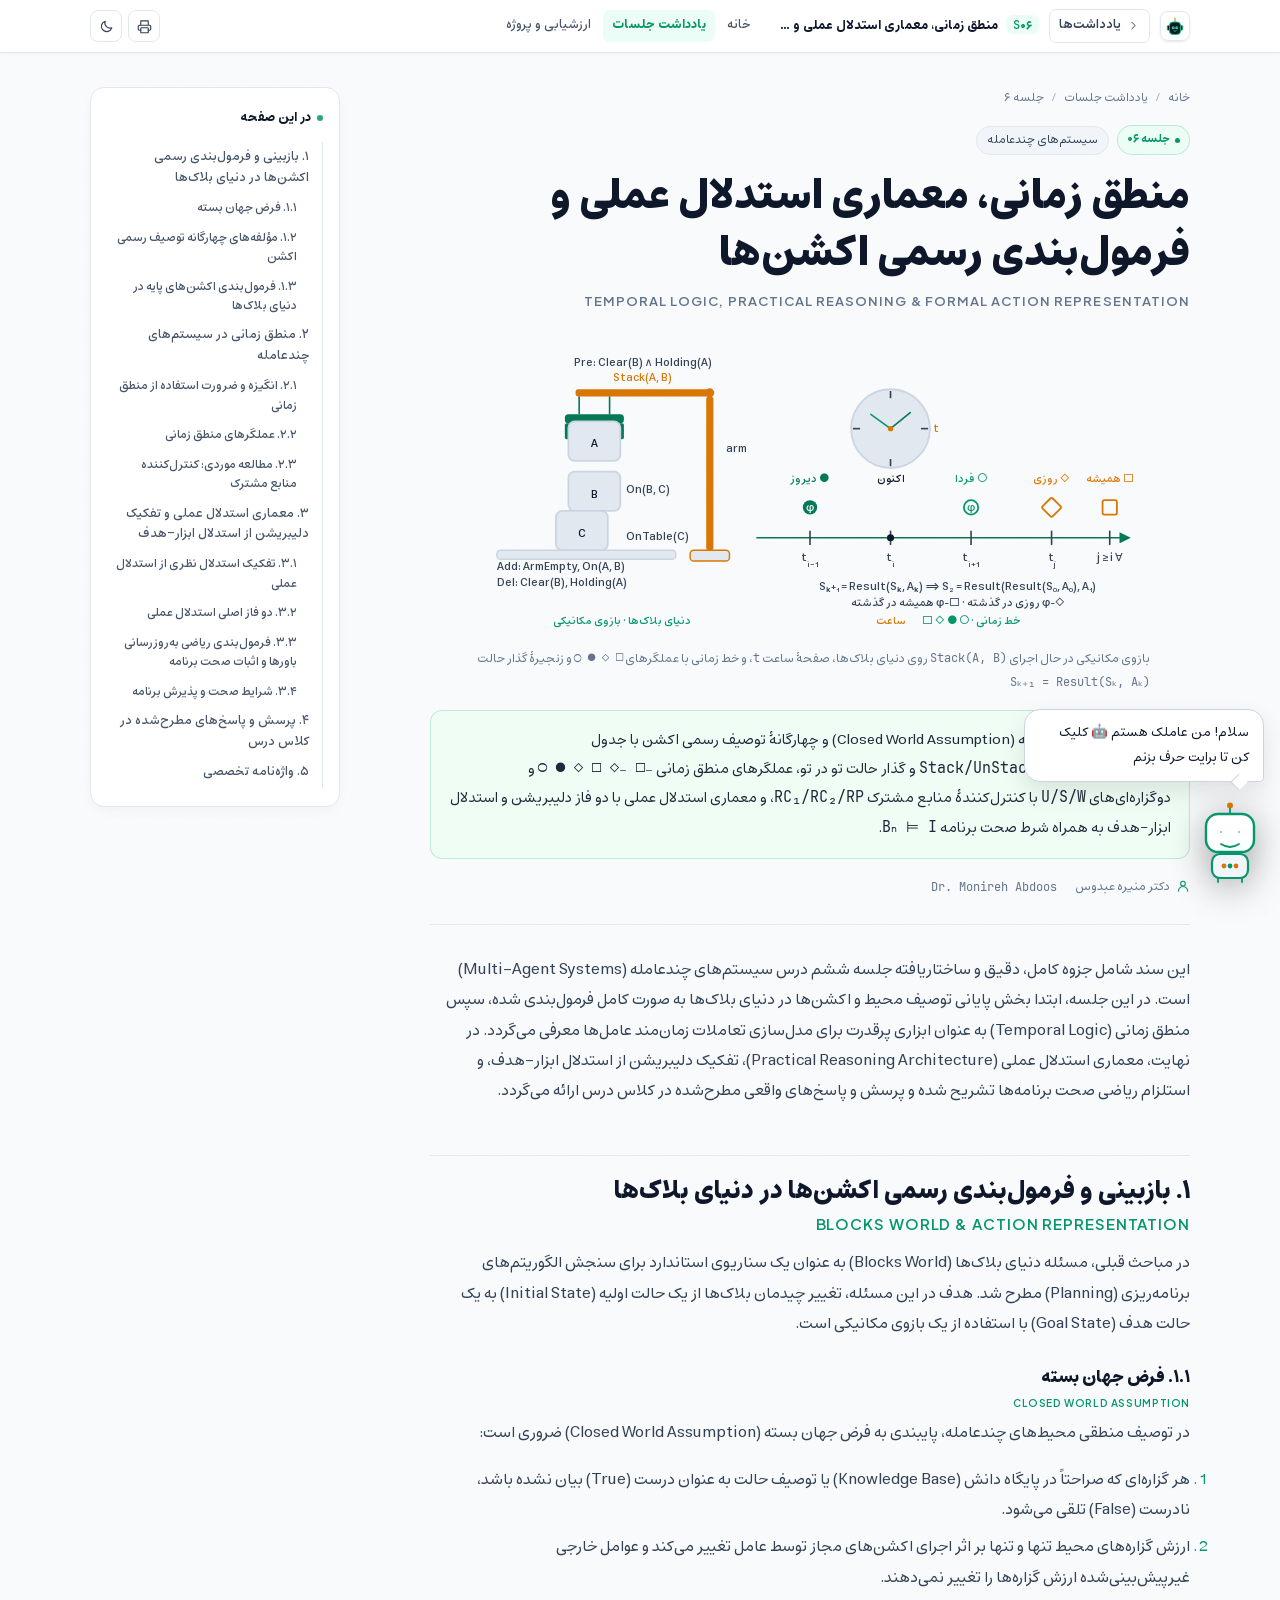
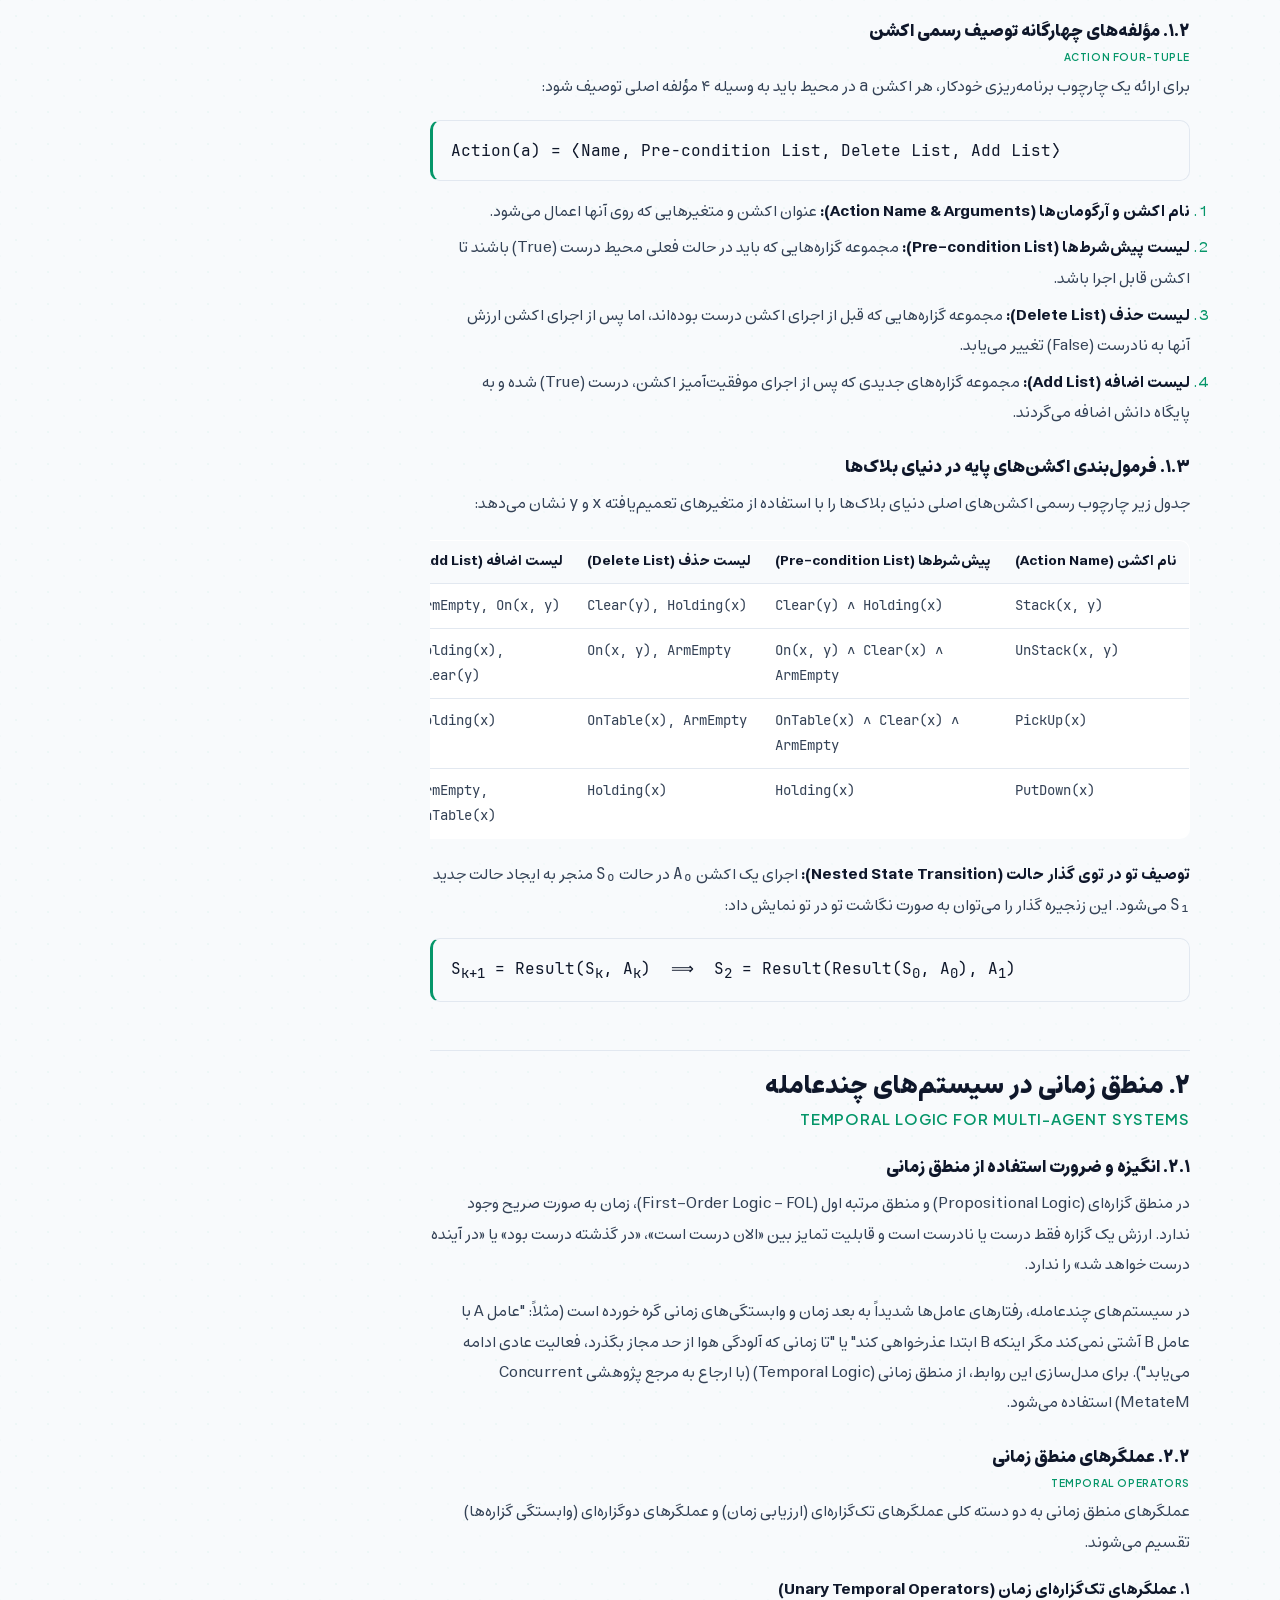
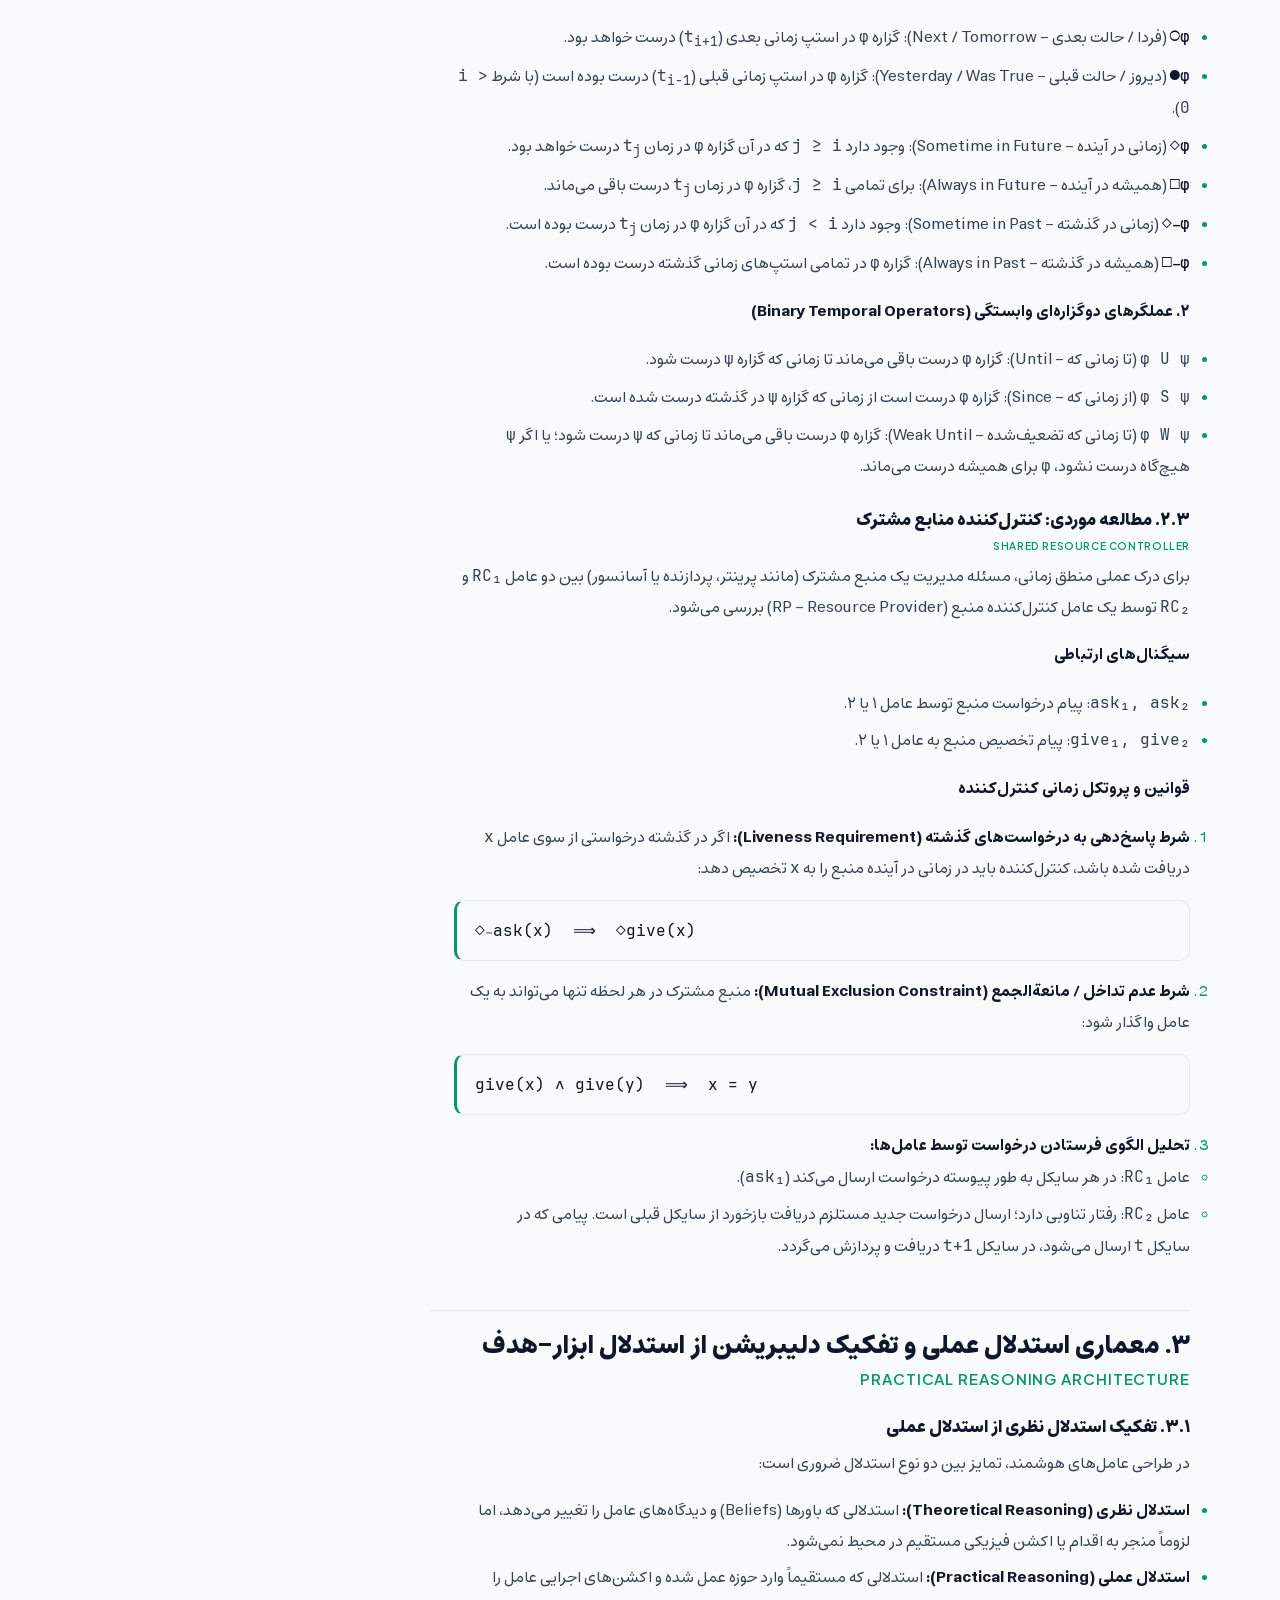
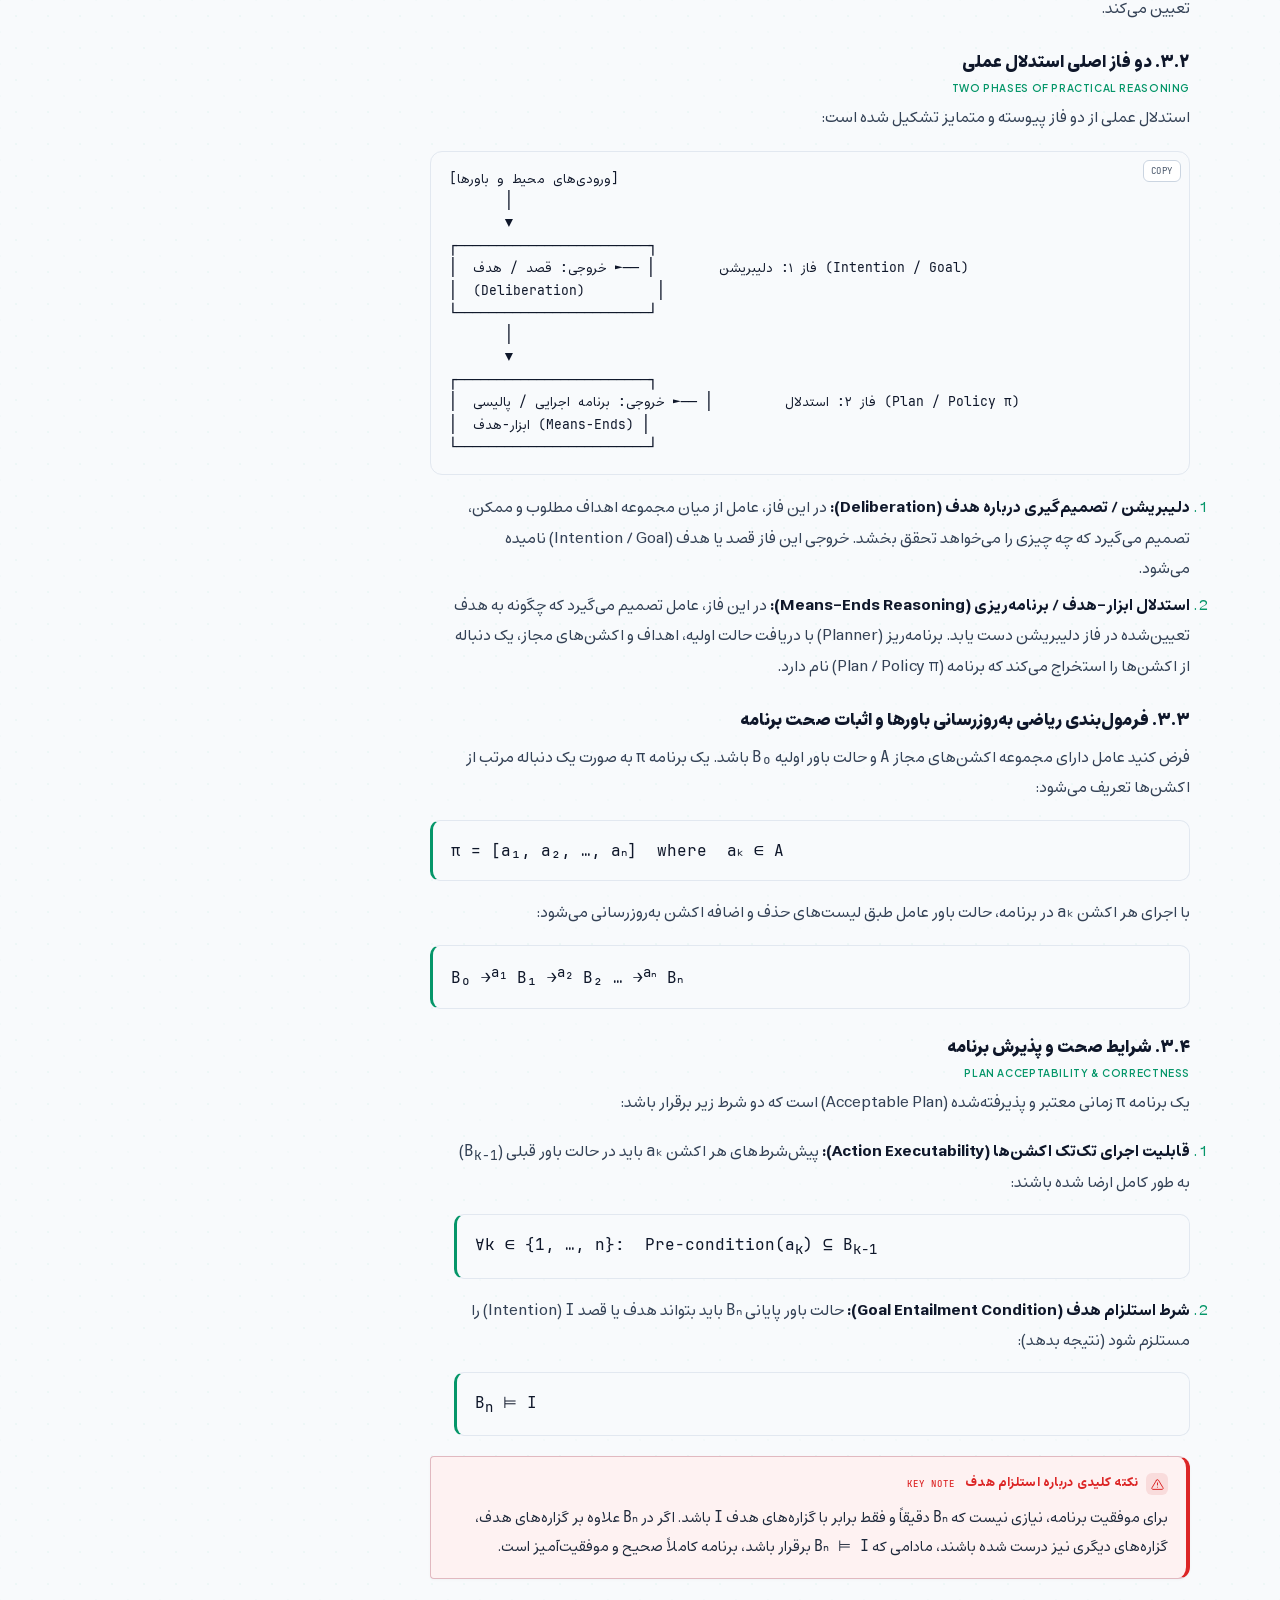
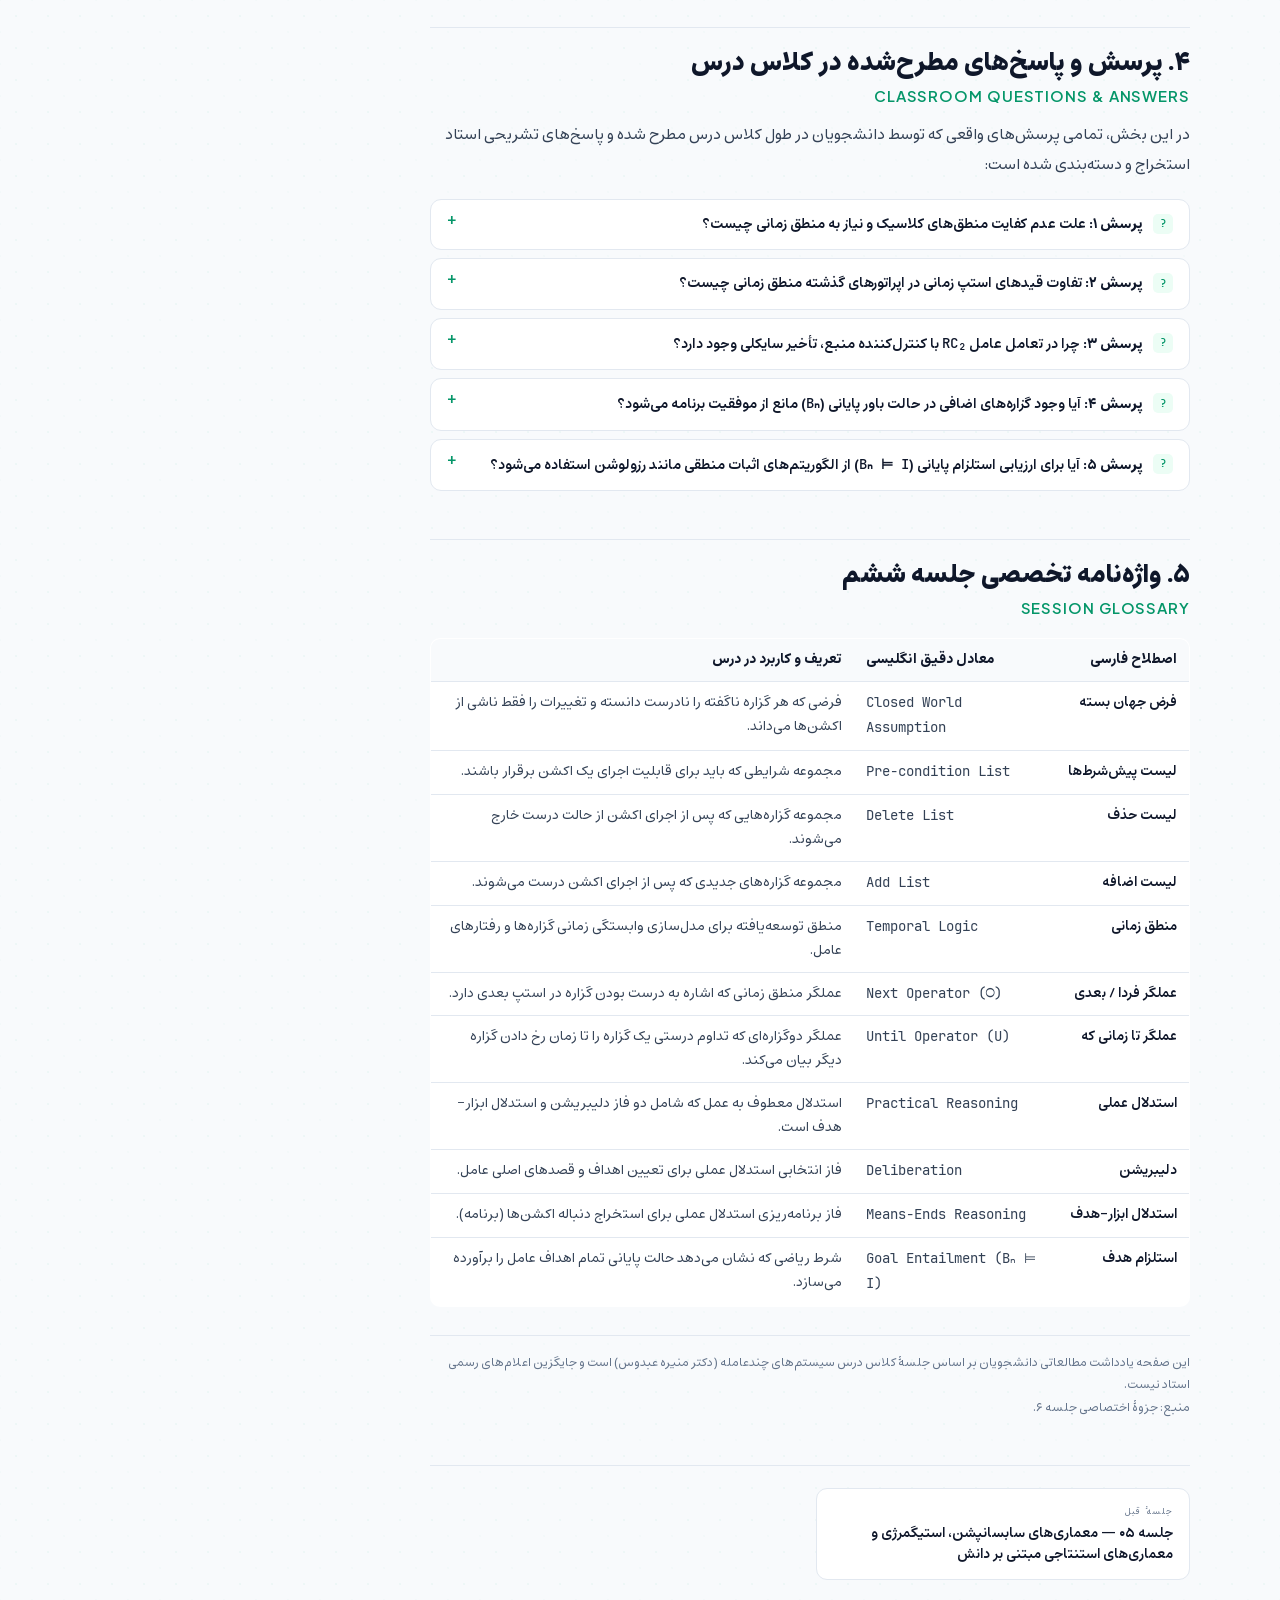
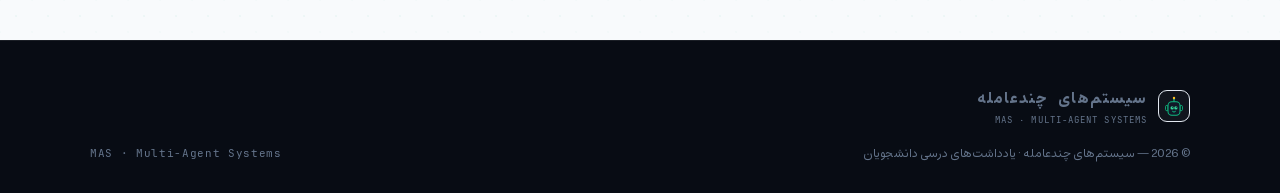
<file: sessions/session-06.html>
<!doctype html>
<html lang="fa" dir="rtl">
<head>
<meta charset="utf-8">
<meta name="viewport" content="width=device-width, initial-scale=1, viewport-fit=cover">
<title>جلسه ۶ · منطق زمانی، معماری استدلال عملی و فرمول‌بندی رسمی اکشن‌ها — سیستم‌های چندعامله</title>
<meta name="description" content="فرض جهان بسته و چهارگانهٔ توصیف رسمی اکشن با جدول Stack/UnStack/PickUp/PutDown و گذار حالت تو در تو، عملگرهای منطق زمانی ○ ● ◇ □ ◇₋ □₋ و U/S/W با کنترل‌کنندهٔ منابع مشترک، و معماری استدلال عملی با دلیبریشن، استدلال ابزار-هدف و شرط صحت برنامه Bₙ ⊨ I.">
<meta name="theme-color" content="#0b0f17">
<script>(function(){try{var t=localStorage.getItem("nlp-theme");if(t==="light"||t==="dark")document.documentElement.setAttribute("data-theme",t);}catch(e){}})();</script>
<link rel="icon" href="../assets/img/mas-logo-favicon.svg" type="image/svg+xml">
<link rel="stylesheet" href="../assets/css/site.css">
<link rel="stylesheet" href="../assets/css/mas-theme.css">
</head>
<body>
<a class="skip-link" href="#main">پرش به محتوای اصلی</a>
<div class="read-progress" data-read-progress aria-hidden="true"><span></span></div>

<header class="session-topbar">
  <div class="container inner">
    <a class="brand-logo brand-logo--sm" href="../index.html" aria-label="صفحه اصلی"><img src="../assets/img/mas-logo.svg" alt=""></a>
    <a class="back" href="../notes.html"><svg viewBox="0 0 24 24" fill="none" stroke="currentColor" stroke-width="1.8" stroke-linecap="round" stroke-linejoin="round" aria-hidden="true"><path d="M9 18l6-6-6-6"/></svg><span>یادداشت‌ها</span></a>
    <div class="bar-title"><span class="mono">S۰۶</span>منطق زمانی، معماری استدلال عملی و فرمول‌بندی رسمی اکشن‌ها</div>
    <nav class="topbar-nav" aria-label="ناوبری اصلی">
      <a href="../index.html">خانه</a>
      <a href="../notes.html" aria-current="page">یادداشت جلسات</a>
      <a href="../index.html#grading">ارزشیابی و پروژه</a>
    </nav>
    <div class="actions">
      <button class="icon-btn" type="button" data-print aria-label="چاپ صفحه" title="چاپ صفحه"><svg viewBox="0 0 24 24" fill="none" stroke="currentColor" stroke-width="1.8" stroke-linecap="round" stroke-linejoin="round" aria-hidden="true"><path d="M6 9V3h12v6"/><path d="M6 18H4a2 2 0 0 1-2-2v-4a2 2 0 0 1 2-2h16a2 2 0 0 1 2 2v4a2 2 0 0 1-2 2h-2"/><rect x="6" y="14" width="12" height="8" rx="1"/></svg></button>
      <button class="icon-btn" type="button" data-theme-toggle aria-label="تغییر پوسته" title="تغییر پوسته"><svg data-icon-moon viewBox="0 0 24 24" fill="none" stroke="currentColor" stroke-width="1.8" stroke-linecap="round" stroke-linejoin="round" aria-hidden="true"><path d="M20.5 14.2A8.5 8.5 0 0 1 9.8 3.5 8.5 8.5 0 1 0 20.5 14.2Z"/></svg><svg data-icon-sun viewBox="0 0 24 24" fill="none" stroke="currentColor" stroke-width="1.8" stroke-linecap="round" aria-hidden="true" style="display:none"><circle cx="12" cy="12" r="4"/><path d="M12 2v2M12 20v2M4.9 4.9l1.4 1.4M17.7 17.7l1.4 1.4M2 12h2M20 12h2M4.9 19.1l1.4-1.4M17.7 6.3l1.4-1.4"/></svg></button>
    </div>
  </div>
</header>

<main id="main" class="container">
  <div class="session-layout">
    <article class="session-main">
      <header class="session-hero">
        <nav class="breadcrumb" aria-label="مسیر">
          <a href="../index.html">خانه</a><span class="sep">/</span>
          <a href="../notes.html">یادداشت جلسات</a><span class="sep">/</span>
          <span>جلسه ۶</span>
        </nav>
        <div class="session-kicker">
          <span class="badge badge--live">جلسه ۰۶</span>
          <span class="tag tag--brand">سیستم‌های چندعامله</span>
        </div>
        <h1>منطق زمانی، معماری استدلال عملی و فرمول‌بندی رسمی اکشن‌ها</h1>
        <div class="h1-en" dir="ltr">Temporal Logic, Practical Reasoning &amp; Formal Action Representation</div>

        <figure class="diagram" role="img" aria-label="دنیای بلاک‌ها با بازوی مکانیکی در حال اجرای Stack، صفحهٔ ساعت، و خط زمانی با عملگرهای ○ ● ◇ □">
          <svg viewBox="0 0 760 340" style="font-family:'JetBrains Mono',ui-monospace,monospace" aria-hidden="true">
            <defs>
              <marker id="arr06" viewBox="0 0 10 10" refX="8" refY="5" markerWidth="7" markerHeight="7" orient="auto-start-reverse">
                <path d="M0 0L10 5L0 10z" fill="var(--brand-2)"/>
              </marker>
            </defs>

            <!-- ===== blocks world + robotic arm executing Stack(A, B) ===== -->
            <text x="193" y="38" text-anchor="middle" font-size="12.5" fill="var(--ink-2)">Pre: Clear(B) ∧ Holding(A)</text>
            <text x="193" y="55" text-anchor="middle" font-size="12.5" font-weight="700" fill="var(--warn)">Stack(A, B)</text>

            <!-- arm: boom, mast, joint, base, cables, gripper -->
            <rect x="118" y="64" width="150" height="8" rx="3" fill="var(--warn)"/>
            <rect x="264" y="72" width="8" height="172" rx="3" fill="var(--warn)"/>
            <circle cx="268" cy="68" r="5" fill="var(--warn)"/>
            <rect x="246" y="244" width="44" height="12" rx="4" fill="var(--surface-3)" stroke="var(--warn)" stroke-width="1.6"/>
            <line x1="122" y1="72" x2="122" y2="92" stroke="var(--brand-2)" stroke-width="2"/>
            <line x1="156" y1="72" x2="156" y2="92" stroke="var(--brand-2)" stroke-width="2"/>
            <rect x="106" y="92" width="66" height="10" rx="4" fill="var(--brand-2)"/>
            <rect x="106" y="102" width="6" height="18" rx="2" fill="var(--brand-2)"/>
            <rect x="166" y="102" width="6" height="18" rx="2" fill="var(--brand-2)"/>
            <text x="286" y="134" style="direction:ltr;unicode-bidi:isolate" font-size="12.5" fill="var(--ink-2)">arm</text>

            <!-- block A held by gripper, about to be placed on B -->
            <rect x="110" y="100" width="58" height="44" rx="7" fill="var(--surface-3)" stroke="var(--line-2)" stroke-width="2"/>
            <text x="139" y="129" text-anchor="middle" font-size="13" font-weight="700" fill="var(--ink)">A</text>
            <rect x="110" y="156" width="58" height="44" rx="7" fill="var(--surface-3)" stroke="var(--line-2)" stroke-width="2"/>
            <text x="139" y="185" text-anchor="middle" font-size="13" font-weight="700" fill="var(--ink)">B</text>
            <rect x="96" y="200" width="58" height="44" rx="7" fill="var(--surface-3)" stroke="var(--line-2)" stroke-width="2"/>
            <text x="125" y="229" text-anchor="middle" font-size="13" font-weight="700" fill="var(--ink)">C</text>
            <rect x="30" y="244" width="200" height="10" rx="4" fill="var(--surface-3)" stroke="var(--line-2)" stroke-width="1.6"/>
            <text x="174" y="180" style="direction:ltr;unicode-bidi:isolate" font-size="12.5" fill="var(--ink-2)">On(B, C)</text>
            <text x="174" y="232" style="direction:ltr;unicode-bidi:isolate" font-size="12.5" fill="var(--ink-2)">OnTable(C)</text>
            <text x="30" y="266" style="direction:ltr;unicode-bidi:isolate" font-size="12.5" fill="var(--ink-2)">Add: ArmEmpty, On(A, B)</text>
            <text x="30" y="284" style="direction:ltr;unicode-bidi:isolate" font-size="12.5" fill="var(--ink-2)">Del: Clear(B), Holding(A)</text>

            <!-- ===== clock face ===== -->
            <circle cx="470" cy="108" r="44" fill="var(--surface-3)" stroke="var(--line-2)" stroke-width="2"/>
            <line x1="470" y1="66" x2="470" y2="74" stroke="var(--ink-2)" stroke-width="2"/>
            <line x1="512" y1="108" x2="504" y2="108" stroke="var(--ink-2)" stroke-width="2"/>
            <line x1="470" y1="150" x2="470" y2="142" stroke="var(--ink-2)" stroke-width="2"/>
            <line x1="428" y1="108" x2="436" y2="108" stroke="var(--ink-2)" stroke-width="2"/>
            <line x1="470" y1="108" x2="448" y2="92" stroke="var(--brand)" stroke-width="3.5" stroke-linecap="round"/>
            <line x1="470" y1="108" x2="492" y2="90" stroke="var(--brand-2)" stroke-width="2.5" stroke-linecap="round"/>
            <circle cx="470" cy="108" r="3" fill="var(--warn)"/>
            <text x="518" y="112" text-anchor="start" style="direction:ltr;unicode-bidi:isolate" font-size="13" font-weight="700" fill="var(--warn)">t</text>

            <!-- ===== temporal timeline with operator glyphs ===== -->
            <line x1="320" y1="230" x2="736" y2="230" stroke="var(--brand-2)" stroke-width="2" marker-end="url(#arr06)"/>
            <line x1="380" y1="222" x2="380" y2="238" stroke="var(--ink-2)" stroke-width="1.6"/>
            <line x1="470" y1="222" x2="470" y2="238" stroke="var(--ink-2)" stroke-width="1.6"/>
            <line x1="560" y1="222" x2="560" y2="238" stroke="var(--ink-2)" stroke-width="1.6"/>
            <line x1="650" y1="222" x2="650" y2="238" stroke="var(--ink-2)" stroke-width="1.6"/>
            <line x1="715" y1="222" x2="715" y2="238" stroke="var(--ink-2)" stroke-width="1.6"/>

            <!-- ● yesterday -->
            <text x="380" y="168" text-anchor="middle" font-size="12.5" font-weight="600" fill="var(--brand-2)">● دیروز</text>
            <circle cx="380" cy="196" r="8" fill="var(--brand-2)"/>
            <text x="380" y="200" text-anchor="middle" font-size="12.5" font-weight="700" fill="var(--bg)">φ</text>
            <!-- now -->
            <text x="470" y="168" text-anchor="middle" font-size="12.5" font-weight="600" fill="var(--ink)">اکنون</text>
            <circle cx="470" cy="230" r="4" fill="var(--ink)"/>
            <!-- ○ tomorrow -->
            <text x="560" y="168" text-anchor="middle" font-size="12.5" font-weight="600" fill="var(--brand)">○ فردا</text>
            <circle cx="560" cy="196" r="8" fill="none" stroke="var(--brand)" stroke-width="2"/>
            <text x="560" y="200" text-anchor="middle" font-size="12.5" font-weight="700" fill="var(--brand)">φ</text>
            <!-- ◇ sometime -->
            <text x="650" y="168" text-anchor="middle" font-size="12.5" font-weight="600" fill="var(--warn)">◇ روزی</text>
            <rect x="642" y="188" width="16" height="16" rx="2" transform="rotate(45 650 196)" fill="none" stroke="var(--warn)" stroke-width="2"/>
            <!-- □ always -->
            <text x="715" y="168" text-anchor="middle" font-size="12.5" font-weight="600" fill="var(--warn)">□ همیشه</text>
            <rect x="707" y="188" width="16" height="16" rx="2" fill="none" stroke="var(--warn)" stroke-width="2"/>

            <text x="380" y="256" text-anchor="middle" font-size="12.5" fill="var(--ink-2)">t<tspan baseline-shift="sub" font-size="9">i-1</tspan></text>
            <text x="470" y="256" text-anchor="middle" font-size="12.5" fill="var(--ink-2)">t<tspan baseline-shift="sub" font-size="9">i</tspan></text>
            <text x="560" y="256" text-anchor="middle" font-size="12.5" fill="var(--ink-2)">t<tspan baseline-shift="sub" font-size="9">i+1</tspan></text>
            <text x="650" y="256" text-anchor="middle" font-size="12.5" fill="var(--ink-2)">t<tspan baseline-shift="sub" font-size="9">j</tspan></text>
            <text x="715" y="256" text-anchor="middle" font-size="12.5" fill="var(--ink-2)">∀ j ≥ i</text>

            <text x="545" y="288" text-anchor="middle" font-size="12.5" fill="var(--ink-2)">Sₖ₊₁ = Result(Sₖ, Aₖ) ⟹ S₂ = Result(Result(S₀, A₀), A₁)</text>
            <text x="545" y="306" text-anchor="middle" font-size="12.5" fill="var(--ink-2)">◇₋φ روزی در گذشته · □₋φ همیشه در گذشته</text>

            <text x="170" y="326" text-anchor="middle" font-size="12.5" font-weight="600" fill="var(--brand)">دنیای بلاک‌ها · بازوی مکانیکی</text>
            <text x="470" y="326" text-anchor="middle" font-size="12.5" font-weight="600" fill="var(--warn)">ساعت</text>
            <text x="560" y="326" text-anchor="middle" font-size="12.5" font-weight="600" fill="var(--brand)">خط زمانی · ○ ● ◇ □</text>
          </svg>
          <figcaption style="font-size:.78rem;color:var(--muted);margin-top:10px">بازوی مکانیکی در حال اجرای <span class="mono" dir="ltr">Stack(A, B)</span> روی دنیای بلاک‌ها، صفحهٔ ساعت <span class="mono" dir="ltr">t</span>، و خط زمانی با عملگرهای <span class="mono" dir="ltr">○ ● ◇ □</span> و زنجیرهٔ گذار حالت <span class="mono" dir="ltr">Sₖ₊₁ = Result(Sₖ, Aₖ)</span></figcaption>
        </figure>

        <div class="session-summary"><strong>خلاصه: </strong>فرض جهان بسته (<span dir="ltr">Closed World Assumption</span>) و چهارگانهٔ توصیف رسمی اکشن با جدول <span class="mono" dir="ltr">Stack/UnStack/PickUp/PutDown</span> و گذار حالت تو در تو، عملگرهای منطق زمانی <span class="mono" dir="ltr">○ ● ◇ □ ◇₋ □₋</span> و دوگزاره‌ای‌های <span class="mono" dir="ltr">U/S/W</span> با کنترل‌کنندهٔ منابع مشترک <span class="mono" dir="ltr">RC₁/RC₂/RP</span>، و معماری استدلال عملی با دو فاز دلیبریشن و استدلال ابزار-هدف به همراه شرط صحت برنامه <span class="mono" dir="ltr">Bₙ ⊨ I</span>.</div>
        <div class="session-meta">
          <span><svg viewBox="0 0 24 24" fill="none" stroke="currentColor" stroke-width="1.8" stroke-linecap="round" stroke-linejoin="round" aria-hidden="true"><circle cx="12" cy="8" r="4"/><path d="M4 21a8 8 0 0 1 16 0"/></svg><span>دکتر منیره عبدوس</span></span>
          <span class="mono" dir="ltr">Dr. Monireh Abdoos</span>
        </div>
      </header>

      <details class="toc-mobile"><summary>فهرست مطالب</summary><ol><li><a href="#۱-بازبینی-و-فرمول-بندی-رسمی-اکشن-ها-در-دنیای-بلاک-ها-blocks-world-action-representation">۱. بازبینی و فرمول‌بندی رسمی اکشن‌ها در دنیای بلاک‌ها</a></li>
<li class="toc-sub"><a href="#۱-۱-فرض-جهان-بسته-closed-world-assumption">۱.۱. فرض جهان بسته</a></li>
<li class="toc-sub"><a href="#۱-۲-مؤلفه-های-چهارگانه-توصیف-رسمی-اکشن-action-four-tuple">۱.۲. مؤلفه‌های چهارگانه توصیف رسمی اکشن</a></li>
<li class="toc-sub"><a href="#۱-۳-فرمول-بندی-اکشن-های-پایه-در-دنیای-بلاک-ها">۱.۳. فرمول‌بندی اکشن‌های پایه در دنیای بلاک‌ها</a></li>
<li><a href="#۲-منطق-زمانی-در-سیستم-های-چندعامله-temporal-logic-for-multi-agent-systems">۲. منطق زمانی در سیستم‌های چندعامله</a></li>
<li class="toc-sub"><a href="#۲-۱-انگیزه-و-ضرورت-استفاده-از-منطق-زمانی">۲.۱. انگیزه و ضرورت استفاده از منطق زمانی</a></li>
<li class="toc-sub"><a href="#۲-۲-عملگرهای-منطق-زمانی-temporal-operators">۲.۲. عملگرهای منطق زمانی</a></li>
<li class="toc-sub"><a href="#۲-۳-مطالعه-موردی-کنترل-کننده-منابع-مشترک-shared-resource-controller">۲.۳. مطالعه موردی: کنترل‌کننده منابع مشترک</a></li>
<li><a href="#۳-معماری-استدلال-عملی-و-تفکیک-دلیبریشن-از-استدلال-ابزار-هدف-practical-reasoning-architecture">۳. معماری استدلال عملی و تفکیک دلیبریشن از استدلال ابزار-هدف</a></li>
<li class="toc-sub"><a href="#۳-۱-تفکیک-استدلال-نظری-از-استدلال-عملی">۳.۱. تفکیک استدلال نظری از استدلال عملی</a></li>
<li class="toc-sub"><a href="#۳-۲-دو-فاز-اصلی-استدلال-عملی-two-phases-of-practical-reasoning">۳.۲. دو فاز اصلی استدلال عملی</a></li>
<li class="toc-sub"><a href="#۳-۳-فرمول-بندی-ریاضی-به-روزرسانی-باورها-و-اثبات-صحت-برنامه">۳.۳. فرمول‌بندی ریاضی به‌روزرسانی باورها و اثبات صحت برنامه</a></li>
<li class="toc-sub"><a href="#۳-۴-شرایط-صحت-و-پذیرش-برنامه-plan-acceptability-correctness">۳.۴. شرایط صحت و پذیرش برنامه</a></li>
<li><a href="#۴-پرسش-و-پاسخ-های-مطرح-شده-در-کلاس-درس-classroom-qa">۴. پرسش و پاسخ‌های مطرح‌شده در کلاس درس</a></li>
<li><a href="#۵-واژه-نامه-تخصصی-glossary">۵. واژه‌نامه تخصصی</a></li></ol></details>

      <div class="prose">
<p dir="rtl" lang="fa">این سند شامل جزوه کامل، دقیق و ساختاریافته جلسه ششم درس سیستم‌های چندعامله (<span dir="ltr">Multi-Agent Systems</span>) است. در این جلسه، ابتدا بخش پایانی توصیف محیط و اکشن‌ها در دنیای بلاک‌ها به صورت کامل فرمول‌بندی شده، سپس منطق زمانی (<span dir="ltr">Temporal Logic</span>) به عنوان ابزاری پرقدرت برای مدل‌سازی تعاملات زمان‌مند عامل‌ها معرفی می‌گردد. در نهایت، معماری استدلال عملی (<span dir="ltr">Practical Reasoning Architecture</span>)، تفکیک دلیبریشن از استدلال ابزار-هدف، و استلزام ریاضی صحت برنامه‌ها تشریح شده و پرسش و پاسخ‌های واقعی مطرح‌شده در کلاس درس ارائه می‌گردد.</p>

<h2 id="۱-بازبینی-و-فرمول-بندی-رسمی-اکشن-ها-در-دنیای-بلاک-ها-blocks-world-action-representation" dir="rtl" lang="fa">۱. بازبینی و فرمول‌بندی رسمی اکشن‌ها در دنیای بلاک‌ها<span class="h-en" dir="ltr">Blocks World &amp; Action Representation</span></h2>
<p dir="rtl" lang="fa">در مباحث قبلی، مسئله دنیای بلاک‌ها (<span dir="ltr">Blocks World</span>) به عنوان یک سناریوی استاندارد برای سنجش الگوریتم‌های برنامه‌ریزی (<span dir="ltr">Planning</span>) مطرح شد. هدف در این مسئله، تغییر چیدمان بلاک‌ها از یک حالت اولیه (<span dir="ltr">Initial State</span>) به یک حالت هدف (<span dir="ltr">Goal State</span>) با استفاده از یک بازوی مکانیکی است.</p>

<h3 id="۱-۱-فرض-جهان-بسته-closed-world-assumption" dir="rtl" lang="fa">۱.۱. فرض جهان بسته<span class="h-en" dir="ltr">Closed World Assumption</span></h3>
<p dir="rtl" lang="fa">در توصیف منطقی محیط‌های چندعامله، پایبندی به فرض جهان بسته (<span dir="ltr">Closed World Assumption</span>) ضروری است:</p>
<ol dir="auto">
<li dir="rtl" lang="fa">هر گزاره‌ای که صراحتاً در پایگاه دانش (<span dir="ltr">Knowledge Base</span>) یا توصیف حالت به عنوان درست (<span dir="ltr">True</span>) بیان نشده باشد، نادرست (<span dir="ltr">False</span>) تلقی می‌شود.</li>
<li dir="rtl" lang="fa">ارزش گزاره‌های محیط تنها و تنها بر اثر اجرای اکشن‌های مجاز توسط عامل تغییر می‌کند و عوامل خارجی غیرپیش‌بینی‌شده ارزش گزاره‌ها را تغییر نمی‌دهند.</li>
</ol>

<h3 id="۱-۲-مؤلفه-های-چهارگانه-توصیف-رسمی-اکشن-action-four-tuple" dir="rtl" lang="fa">۱.۲. مؤلفه‌های چهارگانه توصیف رسمی اکشن<span class="h-en" dir="ltr">Action Four-Tuple</span></h3>
<p dir="rtl" lang="fa">برای ارائه یک چارچوب برنامه‌ریزی خودکار، هر اکشن <span class="mono" dir="ltr">a</span> در محیط باید به وسیله ۴ مؤلفه اصلی توصیف شود:</p>
<div class="formula" dir="ltr" lang="en">Action(a) = ⟨Name, Pre-condition List, Delete List, Add List⟩</div>
<ol dir="auto">
<li dir="rtl" lang="fa"><strong>نام اکشن و آرگومان‌ها (<span dir="ltr">Action Name &amp; Arguments</span>):</strong> عنوان اکشن و متغیرهایی که روی آنها اعمال می‌شود.</li>
<li dir="rtl" lang="fa"><strong>لیست پیش‌شرط‌ها (<span dir="ltr">Pre-condition List</span>):</strong> مجموعه گزاره‌هایی که باید در حالت فعلی محیط درست (<span dir="ltr">True</span>) باشند تا اکشن قابل اجرا باشد.</li>
<li dir="rtl" lang="fa"><strong>لیست حذف (<span dir="ltr">Delete List</span>):</strong> مجموعه گزاره‌هایی که قبل از اجرای اکشن درست بوده‌اند، اما پس از اجرای اکشن ارزش آنها به نادرست (<span dir="ltr">False</span>) تغییر می‌یابد.</li>
<li dir="rtl" lang="fa"><strong>لیست اضافه (<span dir="ltr">Add List</span>):</strong> مجموعه گزاره‌های جدیدی که پس از اجرای موفقیت‌آمیز اکشن، درست (<span dir="ltr">True</span>) شده و به پایگاه دانش اضافه می‌گردند.</li>
</ol>

<h3 id="۱-۳-فرمول-بندی-اکشن-های-پایه-در-دنیای-بلاک-ها" dir="rtl" lang="fa">۱.۳. فرمول‌بندی اکشن‌های پایه در دنیای بلاک‌ها</h3>
<p dir="rtl" lang="fa">جدول زیر چارچوب رسمی اکشن‌های اصلی دنیای بلاک‌ها را با استفاده از متغیرهای تعمیم‌یافته <span class="mono" dir="ltr">x</span> و <span class="mono" dir="ltr">y</span> نشان می‌دهد:</p>
<div class="table-scroll"><table dir="rtl" lang="fa"><thead><tr><th dir="rtl" lang="fa">نام اکشن (<span dir="ltr">Action Name</span>)</th><th dir="rtl" lang="fa">پیش‌شرط‌ها (<span dir="ltr">Pre-condition List</span>)</th><th dir="rtl" lang="fa">لیست حذف (<span dir="ltr">Delete List</span>)</th><th dir="rtl" lang="fa">لیست اضافه (<span dir="ltr">Add List</span>)</th></tr></thead><tbody>
<tr><td dir="ltr" lang="en"><span class="mono">Stack(x, y)</span></td><td dir="ltr" lang="en"><span class="mono">Clear(y) ∧ Holding(x)</span></td><td dir="ltr" lang="en"><span class="mono">Clear(y), Holding(x)</span></td><td dir="ltr" lang="en"><span class="mono">ArmEmpty, On(x, y)</span></td></tr>
<tr><td dir="ltr" lang="en"><span class="mono">UnStack(x, y)</span></td><td dir="ltr" lang="en"><span class="mono">On(x, y) ∧ Clear(x) ∧ ArmEmpty</span></td><td dir="ltr" lang="en"><span class="mono">On(x, y), ArmEmpty</span></td><td dir="ltr" lang="en"><span class="mono">Holding(x), Clear(y)</span></td></tr>
<tr><td dir="ltr" lang="en"><span class="mono">PickUp(x)</span></td><td dir="ltr" lang="en"><span class="mono">OnTable(x) ∧ Clear(x) ∧ ArmEmpty</span></td><td dir="ltr" lang="en"><span class="mono">OnTable(x), ArmEmpty</span></td><td dir="ltr" lang="en"><span class="mono">Holding(x)</span></td></tr>
<tr><td dir="ltr" lang="en"><span class="mono">PutDown(x)</span></td><td dir="ltr" lang="en"><span class="mono">Holding(x)</span></td><td dir="ltr" lang="en"><span class="mono">Holding(x)</span></td><td dir="ltr" lang="en"><span class="mono">ArmEmpty, OnTable(x)</span></td></tr>
</tbody></table></div>
<p dir="rtl" lang="fa"><strong>توصیف تو در توی گذار حالت (<span dir="ltr">Nested State Transition</span>):</strong> اجرای یک اکشن <span class="mono" dir="ltr">A₀</span> در حالت <span class="mono" dir="ltr">S₀</span> منجر به ایجاد حالت جدید <span class="mono" dir="ltr">S₁</span> می‌شود. این زنجیره گذار را می‌توان به صورت نگاشت تو در تو نمایش داد:</p>
<div class="formula" dir="ltr" lang="en">S<sub>k+1</sub> = Result(S<sub>k</sub>, A<sub>k</sub>)&nbsp;&nbsp;⟹&nbsp;&nbsp;S<sub>2</sub> = Result(Result(S<sub>0</sub>, A<sub>0</sub>), A<sub>1</sub>)</div>

<h2 id="۲-منطق-زمانی-در-سیستم-های-چندعامله-temporal-logic-for-multi-agent-systems" dir="rtl" lang="fa">۲. منطق زمانی در سیستم‌های چندعامله<span class="h-en" dir="ltr">Temporal Logic for Multi-Agent Systems</span></h2>

<h3 id="۲-۱-انگیزه-و-ضرورت-استفاده-از-منطق-زمانی" dir="rtl" lang="fa">۲.۱. انگیزه و ضرورت استفاده از منطق زمانی</h3>
<p dir="rtl" lang="fa">در منطق گزاره‌ای (<span dir="ltr">Propositional Logic</span>) و منطق مرتبه اول (<span dir="ltr">First-Order Logic - FOL</span>)، زمان به صورت صریح وجود ندارد. ارزش یک گزاره فقط درست یا نادرست است و قابلیت تمایز بین «الان درست است»، «در گذشته درست بود» یا «در آینده درست خواهد شد» را ندارد.</p>
<p dir="rtl" lang="fa">در سیستم‌های چندعامله، رفتارهای عامل‌ها شدیداً به بعد زمان و وابستگی‌های زمانی گره خورده است (مثلاً: "عامل A با عامل B آشتی نمی‌کند مگر اینکه B ابتدا عذرخواهی کند" یا "تا زمانی که آلودگی هوا از حد مجاز بگذرد، فعالیت عادی ادامه می‌یابد"). برای مدل‌سازی این روابط، از منطق زمانی (<span dir="ltr">Temporal Logic</span>) (با ارجاع به مرجع پژوهشی <span dir="ltr">Concurrent MetateM</span>) استفاده می‌شود.</p>

<h3 id="۲-۲-عملگرهای-منطق-زمانی-temporal-operators" dir="rtl" lang="fa">۲.۲. عملگرهای منطق زمانی<span class="h-en" dir="ltr">Temporal Operators</span></h3>
<p dir="rtl" lang="fa">عملگرهای منطق زمانی به دو دسته کلی عملگرهای تک‌گزاره‌ای (ارزیابی زمان) و عملگرهای دوگزاره‌ای (وابستگی گزاره‌ها) تقسیم می‌شوند.</p>
<p dir="rtl" lang="fa"><strong>۱. عملگرهای تک‌گزاره‌ای زمان (<span dir="ltr">Unary Temporal Operators</span>)</strong></p>
<ul dir="auto">
<li dir="rtl" lang="fa"><strong><span class="mono" dir="ltr">○φ</span></strong> (فردا / حالت بعدی - <span dir="ltr">Next / Tomorrow</span>): گزاره <span class="mono" dir="ltr">φ</span> در استپ زمانی بعدی (<span class="mono" dir="ltr">t<sub>i+1</sub></span>) درست خواهد بود.</li>
<li dir="rtl" lang="fa"><strong><span class="mono" dir="ltr">●φ</span></strong> (دیروز / حالت قبلی - <span dir="ltr">Yesterday / Was True</span>): گزاره <span class="mono" dir="ltr">φ</span> در استپ زمانی قبلی (<span class="mono" dir="ltr">t<sub>i-1</sub></span>) درست بوده است (با شرط <span class="mono" dir="ltr">i &gt; 0</span>).</li>
<li dir="rtl" lang="fa"><strong><span class="mono" dir="ltr">◇φ</span></strong> (زمانی در آینده - <span dir="ltr">Sometime in Future</span>): وجود دارد <span class="mono" dir="ltr">j ≥ i</span> که در آن گزاره <span class="mono" dir="ltr">φ</span> در زمان <span class="mono" dir="ltr">t<sub>j</sub></span> درست خواهد بود.</li>
<li dir="rtl" lang="fa"><strong><span class="mono" dir="ltr">□φ</span></strong> (همیشه در آینده - <span dir="ltr">Always in Future</span>): برای تمامی <span class="mono" dir="ltr">j ≥ i</span>، گزاره <span class="mono" dir="ltr">φ</span> در زمان <span class="mono" dir="ltr">t<sub>j</sub></span> درست باقی می‌ماند.</li>
<li dir="rtl" lang="fa"><strong><span class="mono" dir="ltr">◇₋φ</span></strong> (زمانی در گذشته - <span dir="ltr">Sometime in Past</span>): وجود دارد <span class="mono" dir="ltr">j &lt; i</span> که در آن گزاره <span class="mono" dir="ltr">φ</span> در زمان <span class="mono" dir="ltr">t<sub>j</sub></span> درست بوده است.</li>
<li dir="rtl" lang="fa"><strong><span class="mono" dir="ltr">□₋φ</span></strong> (همیشه در گذشته - <span dir="ltr">Always in Past</span>): گزاره <span class="mono" dir="ltr">φ</span> در تمامی استپ‌های زمانی گذشته درست بوده است.</li>
</ul>
<p dir="rtl" lang="fa"><strong>۲. عملگرهای دوگزاره‌ای وابستگی (<span dir="ltr">Binary Temporal Operators</span>)</strong></p>
<ul dir="auto">
<li dir="rtl" lang="fa"><span class="mono" dir="ltr">φ U ψ</span> (تا زمانی که - <span dir="ltr">Until</span>): گزاره <span class="mono" dir="ltr">φ</span> درست باقی می‌ماند تا زمانی که گزاره <span class="mono" dir="ltr">ψ</span> درست شود.</li>
<li dir="rtl" lang="fa"><span class="mono" dir="ltr">φ S ψ</span> (از زمانی که - <span dir="ltr">Since</span>): گزاره <span class="mono" dir="ltr">φ</span> درست است از زمانی که گزاره <span class="mono" dir="ltr">ψ</span> در گذشته درست شده است.</li>
<li dir="rtl" lang="fa"><span class="mono" dir="ltr">φ W ψ</span> (تا زمانی که تضعیف‌شده - <span dir="ltr">Weak Until</span>): گزاره <span class="mono" dir="ltr">φ</span> درست باقی می‌ماند تا زمانی که <span class="mono" dir="ltr">ψ</span> درست شود؛ یا اگر <span class="mono" dir="ltr">ψ</span> هیچ‌گاه درست نشود، <span class="mono" dir="ltr">φ</span> برای همیشه درست می‌ماند.</li>
</ul>

<h3 id="۲-۳-مطالعه-موردی-کنترل-کننده-منابع-مشترک-shared-resource-controller" dir="rtl" lang="fa">۲.۳. مطالعه موردی: کنترل‌کننده منابع مشترک<span class="h-en" dir="ltr">Shared Resource Controller</span></h3>
<p dir="rtl" lang="fa">برای درک عملی منطق زمانی، مسئله مدیریت یک منبع مشترک (مانند پرینتر، پردازنده یا آسانسور) بین دو عامل <span class="mono" dir="ltr">RC₁</span> و <span class="mono" dir="ltr">RC₂</span> توسط یک عامل کنترل‌کننده منبع (<span dir="ltr">RP - Resource Provider</span>) بررسی می‌شود.</p>
<p dir="rtl" lang="fa"><strong>سیگنال‌های ارتباطی</strong></p>
<ul dir="auto">
<li dir="rtl" lang="fa"><span class="mono" dir="ltr">ask₁, ask₂</span>: پیام درخواست منبع توسط عامل ۱ یا ۲.</li>
<li dir="rtl" lang="fa"><span class="mono" dir="ltr">give₁, give₂</span>: پیام تخصیص منبع به عامل ۱ یا ۲.</li>
</ul>
<p dir="rtl" lang="fa"><strong>قوانین و پروتکل زمانی کنترل‌کننده</strong></p>
<ol dir="auto">
<li dir="rtl" lang="fa"><strong>شرط پاسخ‌دهی به درخواست‌های گذشته (<span dir="ltr">Liveness Requirement</span>):</strong> اگر در گذشته درخواستی از سوی عامل <span class="mono" dir="ltr">x</span> دریافت شده باشد، کنترل‌کننده باید در زمانی در آینده منبع را به <span class="mono" dir="ltr">x</span> تخصیص دهد:
<div class="formula" dir="ltr" lang="en">◇₋ask(x)&nbsp;&nbsp;⟹&nbsp;&nbsp;◇give(x)</div></li>
<li dir="rtl" lang="fa"><strong>شرط عدم تداخل / مانعةالجمع (<span dir="ltr">Mutual Exclusion Constraint</span>):</strong> منبع مشترک در هر لحظه تنها می‌تواند به یک عامل واگذار شود:
<div class="formula" dir="ltr" lang="en">give(x) ∧ give(y)&nbsp;&nbsp;⟹&nbsp;&nbsp;x = y</div></li>
<li dir="rtl" lang="fa"><strong>تحلیل الگوی فرستادن درخواست توسط عامل‌ها:</strong>
<ul dir="auto">
<li dir="rtl" lang="fa">عامل <span class="mono" dir="ltr">RC₁</span>: در هر سایکل به طور پیوسته درخواست ارسال می‌کند (<span class="mono" dir="ltr">ask₁</span>).</li>
<li dir="rtl" lang="fa">عامل <span class="mono" dir="ltr">RC₂</span>: رفتار تناوبی دارد؛ ارسال درخواست جدید مستلزم دریافت بازخورد از سایکل قبلی است. پیامی که در سایکل <span class="mono" dir="ltr">t</span> ارسال می‌شود، در سایکل <span class="mono" dir="ltr">t+1</span> دریافت و پردازش می‌گردد.</li>
</ul></li>
</ol>

<h2 id="۳-معماری-استدلال-عملی-و-تفکیک-دلیبریشن-از-استدلال-ابزار-هدف-practical-reasoning-architecture" dir="rtl" lang="fa">۳. معماری استدلال عملی و تفکیک دلیبریشن از استدلال ابزار-هدف<span class="h-en" dir="ltr">Practical Reasoning Architecture</span></h2>

<h3 id="۳-۱-تفکیک-استدلال-نظری-از-استدلال-عملی" dir="rtl" lang="fa">۳.۱. تفکیک استدلال نظری از استدلال عملی</h3>
<p dir="rtl" lang="fa">در طراحی عامل‌های هوشمند، تمایز بین دو نوع استدلال ضروری است:</p>
<ul dir="auto">
<li dir="rtl" lang="fa"><strong>استدلال نظری (<span dir="ltr">Theoretical Reasoning</span>):</strong> استدلالی که باورها (<span dir="ltr">Beliefs</span>) و دیدگاه‌های عامل را تغییر می‌دهد، اما لزوماً منجر به اقدام یا اکشن فیزیکی مستقیم در محیط نمی‌شود.</li>
<li dir="rtl" lang="fa"><strong>استدلال عملی (<span dir="ltr">Practical Reasoning</span>):</strong> استدلالی که مستقیماً وارد حوزه عمل شده و اکشن‌های اجرایی عامل را تعیین می‌کند.</li>
</ul>

<h3 id="۳-۲-دو-فاز-اصلی-استدلال-عملی-two-phases-of-practical-reasoning" dir="rtl" lang="fa">۳.۲. دو فاز اصلی استدلال عملی<span class="h-en" dir="ltr">Two Phases of Practical Reasoning</span></h3>
<p dir="rtl" lang="fa">استدلال عملی از دو فاز پیوسته و متمایز تشکیل شده است:</p>
<pre dir="ltr" lang="en">[ورودی‌های محیط و باورها]
       │
       ▼
┌────────────────────────┐
│  فاز ۱: دلیبریشن        │ ──► خروجی: قصد / هدف (Intention / Goal)
│  (Deliberation)         │
└────────────────────────┘
       │
       ▼
┌────────────────────────┐
│  فاز ۲: استدلال         │ ──► خروجی: برنامه اجرایی / پالیسی (Plan / Policy π)
│  ابزار-هدف (Means-Ends) │
└────────────────────────┘</pre>
<ol dir="auto">
<li dir="rtl" lang="fa"><strong>دلیبریشن / تصمیم‌گیری درباره هدف (<span dir="ltr">Deliberation</span>):</strong> در این فاز، عامل از میان مجموعه اهداف مطلوب و ممکن، تصمیم می‌گیرد که چه چیزی را می‌خواهد تحقق بخشد. خروجی این فاز قصد یا هدف (<span dir="ltr">Intention / Goal</span>) نامیده می‌شود.</li>
<li dir="rtl" lang="fa"><strong>استدلال ابزار-هدف / برنامه‌ریزی (<span dir="ltr">Means-Ends Reasoning</span>):</strong> در این فاز، عامل تصمیم می‌گیرد که چگونه به هدف تعیین‌شده در فاز دلیبریشن دست یابد. برنامه‌ریز (<span dir="ltr">Planner</span>) با دریافت حالت اولیه، اهداف و اکشن‌های مجاز، یک دنباله از اکشن‌ها را استخراج می‌کند که برنامه (<span dir="ltr">Plan / Policy π</span>) نام دارد.</li>
</ol>

<h3 id="۳-۳-فرمول-بندی-ریاضی-به-روزرسانی-باورها-و-اثبات-صحت-برنامه" dir="rtl" lang="fa">۳.۳. فرمول‌بندی ریاضی به‌روزرسانی باورها و اثبات صحت برنامه</h3>
<p dir="rtl" lang="fa">فرض کنید عامل دارای مجموعه اکشن‌های مجاز <span class="mono" dir="ltr">A</span> و حالت باور اولیه <span class="mono" dir="ltr">B₀</span> باشد. یک برنامه <span class="mono" dir="ltr">π</span> به صورت یک دنباله مرتب از اکشن‌ها تعریف می‌شود:</p>
<div class="formula" dir="ltr" lang="en">π = [a₁, a₂, …, aₙ]&nbsp;&nbsp;where&nbsp;&nbsp;aₖ ∈ A</div>
<p dir="rtl" lang="fa">با اجرای هر اکشن <span class="mono" dir="ltr">aₖ</span> در برنامه، حالت باور عامل طبق لیست‌های حذف و اضافه اکشن به‌روزرسانی می‌شود:</p>
<div class="formula" dir="ltr" lang="en">B₀ →<sup>a₁</sup> B₁ →<sup>a₂</sup> B₂ … →<sup>aₙ</sup> Bₙ</div>

<h3 id="۳-۴-شرایط-صحت-و-پذیرش-برنامه-plan-acceptability-correctness" dir="rtl" lang="fa">۳.۴. شرایط صحت و پذیرش برنامه<span class="h-en" dir="ltr">Plan Acceptability &amp; Correctness</span></h3>
<p dir="rtl" lang="fa">یک برنامه <span class="mono" dir="ltr">π</span> زمانی معتبر و پذیرفته‌شده (<span dir="ltr">Acceptable Plan</span>) است که دو شرط زیر برقرار باشد:</p>
<ol dir="auto">
<li dir="rtl" lang="fa"><strong>قابلیت اجرای تک‌تک اکشن‌ها (<span dir="ltr">Action Executability</span>):</strong> پیش‌شرط‌های هر اکشن <span class="mono" dir="ltr">aₖ</span> باید در حالت باور قبلی (<span class="mono" dir="ltr">B<sub>k-1</sub></span>) به طور کامل ارضا شده باشند:
<div class="formula" dir="ltr" lang="en">∀k ∈ {1, …, n}:&nbsp;&nbsp;Pre-condition(a<sub>k</sub>) ⊆ B<sub>k-1</sub></div></li>
<li dir="rtl" lang="fa"><strong>شرط استلزام هدف (<span dir="ltr">Goal Entailment Condition</span>):</strong> حالت باور پایانی <span class="mono" dir="ltr">Bₙ</span> باید بتواند هدف یا قصد <span class="mono" dir="ltr">I</span> (<span dir="ltr">Intention</span>) را مستلزم شود (نتیجه بدهد):
<div class="formula" dir="ltr" lang="en">B<sub>n</sub> ⊨ I</div></li>
</ol>
<div class="callout callout--important"><div class="callout-head"><span class="co-icon"><svg viewBox="0 0 24 24" fill="none" stroke="currentColor" stroke-width="1.8" stroke-linecap="round" stroke-linejoin="round" aria-hidden="true"><path d="M12 9v4M12 17h.01M10.3 3.9 1.8 18a2 2 0 0 0 1.7 3h17a2 2 0 0 0 1.7-3L13.7 3.9a2 2 0 0 0-3.4 0Z"/></svg></span><span>نکته کلیدی درباره استلزام هدف</span><span class="co-label">Key Note</span></div><div class="callout-body">
<p dir="rtl" lang="fa">برای موفقیت برنامه، نیازی نیست که <span class="mono" dir="ltr">Bₙ</span> دقیقاً و فقط برابر با گزاره‌های هدف <span class="mono" dir="ltr">I</span> باشد. اگر در <span class="mono" dir="ltr">Bₙ</span> علاوه بر گزاره‌های هدف، گزاره‌های دیگری نیز درست شده باشند، مادامی که <span class="mono" dir="ltr">Bₙ ⊨ I</span> برقرار باشد، برنامه کاملاً صحیح و موفقیت‌آمیز است.</p>
</div></div>

<h2 id="۴-پرسش-و-پاسخ-های-مطرح-شده-در-کلاس-درس-classroom-qa" dir="rtl" lang="fa">۴. پرسش و پاسخ‌های مطرح‌شده در کلاس درس<span class="h-en" dir="ltr">Classroom Questions &amp; Answers</span></h2>
<p dir="rtl" lang="fa">در این بخش، تمامی پرسش‌های واقعی که توسط دانشجویان در طول کلاس درس مطرح شده و پاسخ‌های تشریحی استاد استخراج و دسته‌بندی شده است:</p>
<div class="qa-list">
<details class="qa"><summary><span><strong>پرسش ۱:</strong> علت عدم کفایت منطق‌های کلاسیک و نیاز به منطق زمانی چیست؟</span></summary><div class="qa-a" dir="rtl" lang="fa"><p><strong>سوال دانشجو:</strong> چرا منطق گزاره‌ای (<span dir="ltr">Propositional Logic</span>) و منطق مرتبه اول (<span dir="ltr">FOL</span>) برای سیستم‌های چندعامله کافی نیستند و استاد تاکید دارند که از منطق زمانی (<span dir="ltr">Temporal Logic</span>) استفاده کنیم؟</p>
<p><strong>پاسخ استاد:</strong> منطق‌های کلاسیک فاقد عنصر «زمان» هستند؛ یعنی گزاره‌ها در منطق گزاره‌ای تنها ارزش درستی یا نادرستی ثابت دارند و نمی‌توان وابستگی زمانی ارزش گزاره‌ها (مانند «در آینده درست می‌شود» یا «تا زمانی که شرطی برقرار باشد درست می‌ماند») را بیان کرد. در سیستم‌های چندعامله، رفتار عامل‌ها، توافقات، و تعاملات اجتماعی شدیداً وابسته به زمان و ترتیب رویدادها هستند، لذا استفاده از ابزار قدرتمندتر منطق زمانی الزام‌آور است.</p></div></details>
<details class="qa"><summary><span><strong>پرسش ۲:</strong> تفاوت قیدهای استپ زمانی در اپراتورهای گذشته منطق زمانی چیست؟</span></summary><div class="qa-a" dir="rtl" lang="fa"><p><strong>سوال دانشجو:</strong> در تعریف اپراتورهای مربوط به گذشته (<span class="mono" dir="ltr">●</span> و <span class="mono" dir="ltr">◇₋</span>)، شرط <span class="mono" dir="ltr">i ≠ 0</span> یا عدم وجود گذشته به چه معناست؟</p>
<p><strong>پاسخ استاد:</strong> در حالت اولیه سیستم (<span class="mono" dir="ltr">t₀</span>)، هیچ زمان گذشته‌ای وجود ندارد (<span class="mono" dir="ltr">t₋₁</span> تعریف نشده است). تفاوت در نمادها به این خاطر است که برخی عملگرها مؤکداً تاکید دارند که سیستم باید از <span class="mono" dir="ltr">t₀</span> عبور کرده باشد و یک استپ زمانی قبل‌تر وجود داشته باشد، در حالی که برخی دیگر حالت <span class="mono" dir="ltr">t₀</span> را نیز شامل می‌شوند.</p></div></details>
<details class="qa"><summary><span><strong>پرسش ۳:</strong> چرا در تعامل عامل <span class="mono" dir="ltr">RC₂</span> با کنترل‌کننده منبع، تأخیر سایکلی وجود دارد؟</span></summary><div class="qa-a" dir="rtl" lang="fa"><p><strong>سوال دانشجو:</strong> علت اینکه عامل <span class="mono" dir="ltr">RC₂</span> برخلاف <span class="mono" dir="ltr">RC₁</span> در هر سایکل پیام نمی‌فرستد و پردازش آن با یک سایکل تأخیر همراه است چیست؟</p>
<p><strong>پاسخ استاد:</strong> در سیستم‌های چندعامله واقعی و پروتکل‌های ارتباطی، پیام ارسال‌شده توسط یک عامل در سایکل <span class="mono" dir="ltr">t</span>، در سایکل بعدی (<span class="mono" dir="ltr">t+1</span>) به دست عامل مقصد رسیده و دریافت می‌شود. عامل <span class="mono" dir="ltr">RC₂</span> طوری طراحی شده که بر اساس بازخورد دریافتی از سایکل قبلی تصمیم می‌گیرد، بنابراین یک سایکل در میان یا با تأخیر ارتباطی عمل می‌کند.</p></div></details>
<details class="qa"><summary><span><strong>پرسش ۴:</strong> آیا وجود گزاره‌های اضافی در حالت باور پایانی (<span class="mono" dir="ltr">Bₙ</span>) مانع از موفقیت برنامه می‌شود؟</span></summary><div class="qa-a" dir="rtl" lang="fa"><p><strong>سوال دانشجو:</strong> اگر پس از اجرای برنامه در حالت <span class="mono" dir="ltr">Bₙ</span>، علاوه بر گزاره‌های مورد نیاز هدف (<span class="mono" dir="ltr">I</span>)، گزاره‌های دیگری هم درست شده باشند، آیا برنامه شکست خورده است؟</p>
<p><strong>پاسخ استاد:</strong> خیر، به هیچ وجه. شرط اثبات صحت برنامه این است که <span class="mono" dir="ltr">Bₙ</span> بتواند <span class="mono" dir="ltr">I</span> را استنتاج کند (<span class="mono" dir="ltr">Bₙ ⊨ I</span>). اگر علاوه بر ۴ گزاره هدف، ۶ گزاره دیگر هم در <span class="mono" dir="ltr">Bₙ</span> درست شده باشند، مادامی که تمام ۴ گزاره هدف درست باشند، استلزام ریاضی برقرار است و برنامه کاملاً موفق است.</p></div></details>
<details class="qa"><summary><span><strong>پرسش ۵:</strong> آیا برای ارزیابی استلزام پایانی (<span class="mono" dir="ltr">Bₙ ⊨ I</span>) از الگوریتم‌های اثبات منطقی مانند رزولوشن استفاده می‌شود؟</span></summary><div class="qa-a" dir="rtl" lang="fa"><p><strong>سوال دانشجو:</strong> استاد، آیا در انتهای سرچ و الگوریتم‌های پلنینگ، برای اینکه بفهمیم به هدف رسیده‌ایم یا نه، از روش‌هایی مثل رزولوشن (<span dir="ltr">Resolution</span>) استفاده می‌کنیم؟</p>
<p><strong>پاسخ استاد:</strong> بله، دقیقاً. پس از تولید دنباله اکشن‌ها توسط موتور سرچ، با استفاده از قواعد استنتاج منطقی (مانند الگوریتم رزولوشن یا روش‌های مشابه در هوش مصنوعی نمادین)، بررسی می‌شود که آیا مجموعه باور پایانی <span class="mono" dir="ltr">Bₙ</span> مستلزم اهداف <span class="mono" dir="ltr">I</span> هست یا خیر.</p></div></details>
</div>

<h2 id="۵-واژه-نامه-تخصصی-glossary" dir="rtl" lang="fa">۵. واژه‌نامه تخصصی جلسه ششم<span class="h-en" dir="ltr">Session Glossary</span></h2>
<div class="table-scroll"><table class="glossary-table" dir="rtl" lang="fa"><thead><tr><th dir="rtl" lang="fa">اصطلاح فارسی</th><th dir="ltr" lang="en">معادل دقیق انگلیسی</th><th dir="rtl" lang="fa">تعریف و کاربرد در درس</th></tr></thead><tbody>
<tr><td dir="rtl" lang="fa">فرض جهان بسته</td><td dir="ltr" lang="en"><span class="mono">Closed World Assumption</span></td><td dir="rtl" lang="fa">فرضی که هر گزاره ناگفته را نادرست دانسته و تغییرات را فقط ناشی از اکشن‌ها می‌داند.</td></tr>
<tr><td dir="rtl" lang="fa">لیست پیش‌شرط‌ها</td><td dir="ltr" lang="en"><span class="mono">Pre-condition List</span></td><td dir="rtl" lang="fa">مجموعه شرایطی که باید برای قابلیت اجرای یک اکشن برقرار باشند.</td></tr>
<tr><td dir="rtl" lang="fa">لیست حذف</td><td dir="ltr" lang="en"><span class="mono">Delete List</span></td><td dir="rtl" lang="fa">مجموعه گزاره‌هایی که پس از اجرای اکشن از حالت درست خارج می‌شوند.</td></tr>
<tr><td dir="rtl" lang="fa">لیست اضافه</td><td dir="ltr" lang="en"><span class="mono">Add List</span></td><td dir="rtl" lang="fa">مجموعه گزاره‌های جدیدی که پس از اجرای اکشن درست می‌شوند.</td></tr>
<tr><td dir="rtl" lang="fa">منطق زمانی</td><td dir="ltr" lang="en"><span class="mono">Temporal Logic</span></td><td dir="rtl" lang="fa">منطق توسعه‌یافته برای مدل‌سازی وابستگی زمانی گزاره‌ها و رفتارهای عامل.</td></tr>
<tr><td dir="rtl" lang="fa">عملگر فردا / بعدی</td><td dir="ltr" lang="en"><span class="mono">Next Operator (○)</span></td><td dir="rtl" lang="fa">عملگر منطق زمانی که اشاره به درست بودن گزاره در استپ بعدی دارد.</td></tr>
<tr><td dir="rtl" lang="fa">عملگر تا زمانی که</td><td dir="ltr" lang="en"><span class="mono">Until Operator (U)</span></td><td dir="rtl" lang="fa">عملگر دوگزاره‌ای که تداوم درستی یک گزاره را تا زمان رخ دادن گزاره دیگر بیان می‌کند.</td></tr>
<tr><td dir="rtl" lang="fa">استدلال عملی</td><td dir="ltr" lang="en"><span class="mono">Practical Reasoning</span></td><td dir="rtl" lang="fa">استدلال معطوف به عمل که شامل دو فاز دلیبریشن و استدلال ابزار-هدف است.</td></tr>
<tr><td dir="rtl" lang="fa">دلیبریشن</td><td dir="ltr" lang="en"><span class="mono">Deliberation</span></td><td dir="rtl" lang="fa">فاز انتخابی استدلال عملی برای تعیین اهداف و قصدهای اصلی عامل.</td></tr>
<tr><td dir="rtl" lang="fa">استدلال ابزار-هدف</td><td dir="ltr" lang="en"><span class="mono">Means-Ends Reasoning</span></td><td dir="rtl" lang="fa">فاز برنامه‌ریزی استدلال عملی برای استخراج دنباله اکشن‌ها (برنامه).</td></tr>
<tr><td dir="rtl" lang="fa">استلزام هدف</td><td dir="ltr" lang="en"><span class="mono">Goal Entailment (Bₙ ⊨ I)</span></td><td dir="rtl" lang="fa">شرط ریاضی که نشان می‌دهد حالت پایانی تمام اهداف عامل را برآورده می‌سازد.</td></tr>
</tbody></table></div>
      </div>

      <div class="session-foot-note">
        این صفحه یادداشت مطالعاتی دانشجویان بر اساس جلسهٔ کلاس درس سیستم‌های چندعامله (دکتر منیره عبدوس) است و جایگزین اعلام‌های رسمی استاد نیست.
        <br>منبع: جزوهٔ اختصاصی جلسه ۶.
      </div>

      <nav class="session-nav" aria-label="ناوبری جلسات">
        <a class="prev" href="session-05.html"><span class="sn-label">جلسهٔ قبل</span><span class="sn-title">جلسه ۰۵ — معماری‌های سابسانپشن، استیگمرژی و معماری‌های استنتاجی مبتنی بر دانش</span></a>
      </nav>
    </article>

    <aside class="toc" data-toc aria-label="فهرست مطالب">
      <div class="toc-title">در این صفحه</div>
      <ol><li><a href="#۱-بازبینی-و-فرمول-بندی-رسمی-اکشن-ها-در-دنیای-بلاک-ها-blocks-world-action-representation">۱. بازبینی و فرمول‌بندی رسمی اکشن‌ها در دنیای بلاک‌ها</a></li>
<li class="toc-sub"><a href="#۱-۱-فرض-جهان-بسته-closed-world-assumption">۱.۱. فرض جهان بسته</a></li>
<li class="toc-sub"><a href="#۱-۲-مؤلفه-های-چهارگانه-توصیف-رسمی-اکشن-action-four-tuple">۱.۲. مؤلفه‌های چهارگانه توصیف رسمی اکشن</a></li>
<li class="toc-sub"><a href="#۱-۳-فرمول-بندی-اکشن-های-پایه-در-دنیای-بلاک-ها">۱.۳. فرمول‌بندی اکشن‌های پایه در دنیای بلاک‌ها</a></li>
<li><a href="#۲-منطق-زمانی-در-سیستم-های-چندعامله-temporal-logic-for-multi-agent-systems">۲. منطق زمانی در سیستم‌های چندعامله</a></li>
<li class="toc-sub"><a href="#۲-۱-انگیزه-و-ضرورت-استفاده-از-منطق-زمانی">۲.۱. انگیزه و ضرورت استفاده از منطق زمانی</a></li>
<li class="toc-sub"><a href="#۲-۲-عملگرهای-منطق-زمانی-temporal-operators">۲.۲. عملگرهای منطق زمانی</a></li>
<li class="toc-sub"><a href="#۲-۳-مطالعه-موردی-کنترل-کننده-منابع-مشترک-shared-resource-controller">۲.۳. مطالعه موردی: کنترل‌کننده منابع مشترک</a></li>
<li><a href="#۳-معماری-استدلال-عملی-و-تفکیک-دلیبریشن-از-استدلال-ابزار-هدف-practical-reasoning-architecture">۳. معماری استدلال عملی و تفکیک دلیبریشن از استدلال ابزار-هدف</a></li>
<li class="toc-sub"><a href="#۳-۱-تفکیک-استدلال-نظری-از-استدلال-عملی">۳.۱. تفکیک استدلال نظری از استدلال عملی</a></li>
<li class="toc-sub"><a href="#۳-۲-دو-فاز-اصلی-استدلال-عملی-two-phases-of-practical-reasoning">۳.۲. دو فاز اصلی استدلال عملی</a></li>
<li class="toc-sub"><a href="#۳-۳-فرمول-بندی-ریاضی-به-روزرسانی-باورها-و-اثبات-صحت-برنامه">۳.۳. فرمول‌بندی ریاضی به‌روزرسانی باورها و اثبات صحت برنامه</a></li>
<li class="toc-sub"><a href="#۳-۴-شرایط-صحت-و-پذیرش-برنامه-plan-acceptability-correctness">۳.۴. شرایط صحت و پذیرش برنامه</a></li>
<li><a href="#۴-پرسش-و-پاسخ-های-مطرح-شده-در-کلاس-درس-classroom-qa">۴. پرسش و پاسخ‌های مطرح‌شده در کلاس درس</a></li>
<li><a href="#۵-واژه-نامه-تخصصی-glossary">۵. واژه‌نامه تخصصی</a></li></ol>
    </aside>
  </div>
</main>

<footer class="site-footer">
  <div class="container">
    <div class="footer-brand" style="margin-bottom:14px">
      <span class="brand-logo" aria-hidden="true"><img src="../assets/img/mas-logo.svg" alt=""></span>
      <span><strong>سیستم‌های چندعامله</strong><span>MAS · Multi-Agent Systems</span></span>
    </div>
    <div class="footer-bottom" style="margin-top:0;border-top:0;padding-top:0">
      <span>© <span data-year>2026</span> — سیستم‌های چندعامله · یادداشت‌های درسی دانشجویان</span>
      <span class="mono">MAS · Multi-Agent Systems</span>
    </div>
  </div>
</footer>
<script src="../assets/js/mas-fun.js" defer></script>
<script src="../assets/js/site.js" defer></script>
</body>
</html>
</file>
<file: assets/css/site.css>
/* ==========================================================================
   NLP @ SBU — course site stylesheet
   Blue / white editorial system · Persian-first, bilingual · no CDN
   ========================================================================== */

/* ---------- Fonts (local) ---------- */
@font-face {
  font-family: "Estedad";
  src: url("../fonts/Estedad-Variable.woff2") format("woff2-variations"),
       url("../fonts/Estedad-Variable.woff2") format("woff2");
  font-weight: 100 900;
  font-style: normal;
  font-display: swap;
}
@font-face {
  font-family: "Estedad";
  src: url("../fonts/Estedad-Regular.woff2") format("woff2");
  font-weight: 400;
  font-style: normal;
  font-display: swap;
}
@font-face {
  font-family: "Estedad";
  src: url("../fonts/Estedad-Medium.woff2") format("woff2");
  font-weight: 500;
  font-style: normal;
  font-display: swap;
}
@font-face {
  font-family: "Estedad";
  src: url("../fonts/Estedad-SemiBold.woff2") format("woff2");
  font-weight: 600;
  font-style: normal;
  font-display: swap;
}
@font-face {
  font-family: "Estedad";
  src: url("../fonts/Estedad-Bold.woff2") format("woff2");
  font-weight: 700;
  font-style: normal;
  font-display: swap;
}
@font-face {
  font-family: "Estedad";
  src: url("../fonts/Estedad-ExtraBold.woff2") format("woff2");
  font-weight: 800;
  font-style: normal;
  font-display: swap;
}
@font-face {
  font-family: "Estedad";
  src: url("../fonts/Estedad-Black.woff2") format("woff2");
  font-weight: 900;
  font-style: normal;
  font-display: swap;
}
@font-face {
  font-family: "Plus Jakarta Sans";
  src: url("../fonts/PlusJakartaSans-Variable.woff2") format("woff2-variations"),
       url("../fonts/PlusJakartaSans-Variable.woff2") format("woff2");
  font-weight: 300 800;
  font-style: normal;
  font-display: swap;
}
@font-face {
  font-family: "Inter";
  src: url("../fonts/Inter-Regular.woff2") format("woff2");
  font-weight: 400;
  font-style: normal;
  font-display: swap;
}
@font-face {
  font-family: "Inter";
  src: url("../fonts/Inter-Medium.woff2") format("woff2");
  font-weight: 500;
  font-style: normal;
  font-display: swap;
}
@font-face {
  font-family: "Inter";
  src: url("../fonts/Inter-SemiBold.woff2") format("woff2");
  font-weight: 600;
  font-style: normal;
  font-display: swap;
}
@font-face {
  font-family: "Inter";
  src: url("../fonts/Inter-Bold.woff2") format("woff2");
  font-weight: 700;
  font-style: normal;
  font-display: swap;
}
@font-face {
  font-family: "Vazirmatn";
  src: url("../fonts/Vazirmatn-Regular.woff2") format("woff2");
  font-weight: 400;
  font-style: normal;
  font-display: swap;
}
@font-face {
  font-family: "Vazirmatn";
  src: url("../fonts/Vazirmatn-Medium.woff2") format("woff2");
  font-weight: 500;
  font-style: normal;
  font-display: swap;
}
@font-face {
  font-family: "Vazirmatn";
  src: url("../fonts/Vazirmatn-Bold.woff2") format("woff2");
  font-weight: 700;
  font-style: normal;
  font-display: swap;
}
@font-face {
  font-family: "Vazirmatn";
  src: url("../fonts/Vazirmatn-Black.woff2") format("woff2");
  font-weight: 900;
  font-style: normal;
  font-display: swap;
}
@font-face {
  font-family: "JetBrains Mono";
  src: url("../fonts/JetBrainsMono-Regular.woff2") format("woff2");
  font-weight: 400;
  font-style: normal;
  font-display: swap;
}
@font-face {
  font-family: "JetBrains Mono";
  src: url("../fonts/JetBrainsMono-SemiBold.woff2") format("woff2");
  font-weight: 600;
  font-style: normal;
  font-display: swap;
}

/* ---------- Tokens ---------- */
:root {
  color-scheme: light;
  --bg: #f6f9fe;
  --bg-grid: rgba(29, 78, 216, 0.045);
  --surface: #ffffff;
  --surface-2: #edf3fc;
  --surface-3: #e3ecfa;
  --ink: #0a1a33;
  --ink-2: #30456a;
  --muted: #5b6c89;
  --line: #dbe5f2;
  --line-2: #c8d7ea;
  --brand: #1d4ed8;
  --brand-2: #2563eb;
  --brand-3: #0b2a5b;
  --brand-soft: #e8f0ff;
  --brand-soft-2: #d8e6ff;
  --on-brand: #ffffff;
  --good: #0b7a66;
  --good-soft: #e4f6f1;
  --warn: #925100;
  --warn-soft: #fff3da;
  --bad: #b42318;
  --bad-soft: #ffefed;
  --violet: #5b3fd1;
  --violet-soft: #f0ecff;
  --cyan: #0e6f86;
  --cyan-soft: #e6f6fa;
  --shadow-1: 0 1px 2px rgba(10, 26, 51, 0.04), 0 1px 1px rgba(10, 26, 51, 0.03);
  --shadow-2: 0 18px 38px -24px rgba(10, 26, 51, 0.28), 0 4px 10px -6px rgba(10, 26, 51, 0.08);
  --shadow-3: 0 30px 70px -40px rgba(11, 42, 91, 0.45);
  --ring: 0 0 0 3px rgba(37, 99, 235, 0.2);
  --radius-s: 9px;
  --radius-m: 14px;
  --radius-l: 20px;
  --radius-xl: 28px;
  --font: "Estedad", "Plus Jakarta Sans", "Inter", "Vazirmatn", system-ui, -apple-system, BlinkMacSystemFont, "Segoe UI", Roboto, sans-serif;
  --font-en: "Plus Jakarta Sans", "Inter", -apple-system, BlinkMacSystemFont, "Segoe UI", Roboto, sans-serif;
  --mono: "JetBrains Mono", "Estedad", "Vazirmatn", ui-monospace, "SF Mono", Consolas, monospace;
  --container: 1140px;
  --prose: 760px;
  --header-h: 56px;
}

@media (prefers-color-scheme: dark) {
  :root:not([data-theme="light"]) {
    color-scheme: dark;
    --bg: #060e1c;
    --bg-grid: rgba(111, 157, 255, 0.05);
    --surface: #0b1729;
    --surface-2: #101f36;
    --surface-3: #162945;
    --ink: #eaf1ff;
    --ink-2: #bdcce6;
    --muted: #91a4c4;
    --line: #1b2d4a;
    --line-2: #29415f;
    --brand: #7aa6ff;
    --brand-2: #93b8ff;
    --brand-3: #dce9ff;
    --brand-soft: #102647;
    --brand-soft-2: #16335a;
    --on-brand: #04122a;
    --good: #61d3b9;
    --good-soft: #0c2c29;
    --warn: #f0b45e;
    --warn-soft: #32240b;
    --bad: #ff9188;
    --bad-soft: #3a1414;
    --violet: #b9a7ff;
    --violet-soft: #241c45;
    --cyan: #6ecfe4;
    --cyan-soft: #0b2b34;
    --shadow-1: 0 1px 2px rgba(0, 0, 0, 0.4);
    --shadow-2: 0 18px 38px -24px rgba(0, 0, 0, 0.7), 0 4px 10px -6px rgba(0, 0, 0, 0.4);
    --shadow-3: 0 30px 70px -40px rgba(0, 0, 0, 0.85);
    --ring: 0 0 0 3px rgba(122, 166, 255, 0.28);
  }
}
:root[data-theme="dark"] {
  color-scheme: dark;
  --bg: #060e1c;
  --bg-grid: rgba(111, 157, 255, 0.05);
  --surface: #0b1729;
  --surface-2: #101f36;
  --surface-3: #162945;
  --ink: #eaf1ff;
  --ink-2: #bdcce6;
  --muted: #91a4c4;
  --line: #1b2d4a;
  --line-2: #29415f;
  --brand: #7aa6ff;
  --brand-2: #93b8ff;
  --brand-3: #dce9ff;
  --brand-soft: #102647;
  --brand-soft-2: #16335a;
  --on-brand: #04122a;
  --good: #61d3b9;
  --good-soft: #0c2c29;
  --warn: #f0b45e;
  --warn-soft: #32240b;
  --bad: #ff9188;
  --bad-soft: #3a1414;
  --violet: #b9a7ff;
  --violet-soft: #241c45;
  --cyan: #6ecfe4;
  --cyan-soft: #0b2b34;
  --shadow-1: 0 1px 2px rgba(0, 0, 0, 0.4);
  --shadow-2: 0 18px 38px -24px rgba(0, 0, 0, 0.7), 0 4px 10px -6px rgba(0, 0, 0, 0.4);
  --shadow-3: 0 30px 70px -40px rgba(0, 0, 0, 0.85);
  --ring: 0 0 0 3px rgba(122, 166, 255, 0.28);
}

/* ---------- Reset ---------- */
*,
*::before,
*::after { box-sizing: border-box; }
html {
  -webkit-text-size-adjust: 100%;
  text-size-adjust: 100%;
  scroll-behavior: smooth;
  scroll-padding-top: calc(var(--header-h) + 24px);
}
@media (prefers-reduced-motion: reduce) {
  html { scroll-behavior: auto; }
  *, *::before, *::after { animation-duration: 0.001ms !important; animation-iteration-count: 1 !important; transition-duration: 0.001ms !important; }
}
body {
  margin: 0;
  background: var(--bg);
  color: var(--ink);
  font-family: var(--font);
  font-size: 16px;
  line-height: 1.85;
  font-weight: 400;
  -webkit-font-smoothing: antialiased;
  -moz-osx-font-smoothing: grayscale;
  overflow-wrap: break-word;
}
img, svg { max-width: 100%; display: block; }
a { color: var(--brand); text-underline-offset: 3px; text-decoration-thickness: 1px; }
a:hover { color: var(--brand-2); }
button, input, select, textarea, optgroup { font-family: inherit; font-size: inherit; color: inherit; }
button { cursor: pointer; }
h1, h2, h3, h4, h5, h6 { margin: 0; line-height: 1.35; font-weight: 800; }
[dir="rtl"] h1, [dir="rtl"] h2, [dir="rtl"] h3, [dir="rtl"] h4, [dir="rtl"] h5, [dir="rtl"] h6,
:lang(fa) h1, :lang(fa) h2, :lang(fa) h3, :lang(fa) h4, :lang(fa) h5, :lang(fa) h6 { letter-spacing: normal; }
p { margin: 0 0 1em; }
ul, ol { margin: 0 0 1em; padding-inline-start: 1.5em; }
li { margin-bottom: 0.35em; }
::selection { background: var(--brand-soft-2); color: var(--ink); }
:focus-visible { outline: 2px solid var(--brand); outline-offset: 3px; border-radius: 4px; }
hr { border: 0; border-top: 1px solid var(--line); margin: 2.2rem 0; }

/* Persian / English direction helpers & font inheritance */
[lang="fa"], .fa, [dir="rtl"], .rtl {
  font-family: var(--font);
  letter-spacing: normal !important;
}
[dir="rtl"] { text-align: right; }
[dir="ltr"] { text-align: left; }
.ltr { direction: ltr; text-align: left; unicode-bidi: isolate; font-family: var(--font-en); }
.rtl { direction: rtl; text-align: right; unicode-bidi: isolate; font-family: var(--font); }
.mono { font-family: var(--mono); }
svg text { font-family: var(--font); }
svg text.mono, svg text[data-mono] { font-family: var(--mono); }

/* ---------- Layout ---------- */
.container {
  width: 100%;
  max-width: var(--container);
  margin-inline: auto;
  padding-inline: max(20px, env(safe-area-inset-left, 0px)) max(20px, env(safe-area-inset-right, 0px));
}
.container--narrow { max-width: 900px; }
.section { padding-block: clamp(48px, 7vw, 86px); }
.section--tight { padding-block: clamp(34px, 5vw, 56px); }
.section--soft { background: var(--surface-2); border-block: 1px solid var(--line); }
.skip-link {
  position: absolute; inset-inline-start: 12px; top: -80px; z-index: 100;
  background: var(--brand); color: var(--on-brand); padding: 10px 16px;
  border-radius: 0 0 10px 10px; font-weight: 700; transition: top .15s;
}
.skip-link:focus { top: 0; }
.eyebrow {
  display: inline-flex; align-items: center; gap: 8px;
  font-family: var(--font); font-size: 0.82rem; font-weight: 700;
  letter-spacing: normal !important; color: var(--brand);
  margin-bottom: 14px;
}
.eyebrow[dir="ltr"], .eyebrow:lang(en), [dir="ltr"] .eyebrow {
  font-family: var(--font-en); font-size: 11px; font-weight: 600;
  letter-spacing: .16em; text-transform: uppercase;
}
.eyebrow::before {
  content: ""; width: 18px; height: 2px; border-radius: 2px;
  background: linear-gradient(90deg, var(--brand), transparent);
}
.eyebrow--muted { color: var(--muted); }
.section-head { max-width: 720px; margin-bottom: clamp(26px, 4vw, 44px); }
.section-head h2 {
  font-size: clamp(1.65rem, 3.1vw, 2.35rem);
  color: var(--ink);
  margin-bottom: 12px;
  text-wrap: balance;
}
.section-head p { color: var(--muted); margin: 0; font-size: 1.02rem; }
.section-head--center { margin-inline: auto; text-align: center; }
.section-head--center .eyebrow { justify-content: center; }
.section-head--center .eyebrow::before { display: none; }
.muted { color: var(--muted); }
.small { font-size: 0.88rem; }
.lead { font-size: 1.08rem; color: var(--ink-2); }
.sr-only {
  position: absolute; width: 1px; height: 1px; padding: 0; margin: -1px;
  overflow: hidden; clip: rect(0,0,0,0); white-space: nowrap; border: 0;
}

/* ---------- Header ---------- */
.site-header {
  position: sticky; top: env(safe-area-inset-top, 0px); z-index: 60;
  background: color-mix(in srgb, var(--surface) 86%, transparent);
  -webkit-backdrop-filter: blur(14px) saturate(1.4);
  backdrop-filter: blur(14px) saturate(1.4);
  border-bottom: 1px solid var(--line);
}
.header-inner {
  height: var(--header-h);
  display: flex; align-items: center; gap: 14px;
}
.brand {
  display: flex; align-items: center; gap: 10px; text-decoration: none;
  color: var(--ink); flex: none; min-width: 0;
}
.brand-mark {
  width: 32px; height: 32px; border-radius: 9px; flex: none;
  background:
    radial-gradient(120% 120% at 20% 10%, #5b8cff 0%, transparent 55%),
    linear-gradient(140deg, #1d4ed8, #0b2a5b);
  color: #fff; display: grid; place-items: center;
  font-family: var(--mono); font-size: 13px; font-weight: 600; letter-spacing: -0.06em;
  box-shadow: inset 0 1px 0 rgba(255,255,255,.28), 0 4px 12px -6px rgba(29,78,216,.7);
}
.brand-logo {
  width: 32px; height: 32px; border-radius: 9px; flex: none;
  background: #fff; border: 1px solid var(--line);
  display: grid; place-items: center; padding: 3px;
  box-shadow: var(--shadow-1);
}
.brand-logo img { width: 100%; height: 100%; object-fit: contain; }
.footer-brand .brand-logo { border-color: rgba(255,255,255,.18); box-shadow: none; }
.panel-logo {
  width: 28px; height: 28px; border-radius: 8px; flex: none;
  background: #fff; display: grid; place-items: center; padding: 3px;
}
.panel-logo img { width: 100%; height: 100%; object-fit: contain; }
.brand-text { display: flex; flex-direction: column; line-height: 1.2; min-width: 0; }
.brand-title { font-weight: 800; font-size: 0.92rem; letter-spacing: normal; white-space: nowrap; }
.brand-sub { font-family: var(--font-en); font-size: 9px; font-weight: 600; letter-spacing: .08em; text-transform: uppercase; color: var(--muted); white-space: nowrap; }
.nav { margin-inline-start: 18px; display: flex; align-items: center; gap: 4px; }
.nav a {
  display: inline-flex; align-items: center; gap: 6px;
  padding: 5px 12px; border-radius: 999px; text-decoration: none;
  color: var(--ink-2); font-size: 0.88rem; font-weight: 500;
  transition: background .15s, color .15s;
}
.nav a:hover { color: var(--brand); background: var(--brand-soft); }
.nav a[aria-current="page"] { color: var(--brand); background: var(--brand-soft); font-weight: 700; }
.header-actions { display: flex; align-items: center; gap: 8px; margin-inline-start: auto; }
.icon-btn {
  width: 34px; height: 34px; display: grid; place-items: center;
  border: 1px solid var(--line); border-radius: 9px;
  background: var(--surface); color: var(--ink-2);
  transition: border-color .15s, color .15s, background .15s;
}
.icon-btn:hover { color: var(--brand); border-color: var(--brand); background: var(--brand-soft); }
.icon-btn svg { width: 16px; height: 16px; }
.menu-btn { display: none; }
@media (max-width: 860px) {
  .brand-sub { display: none; }
  .nav {
    position: absolute; inset-inline: 0; top: var(--header-h);
    background: var(--surface); border-bottom: 1px solid var(--line);
    padding: 10px 20px 16px; flex-direction: column; align-items: stretch;
    gap: 2px; box-shadow: var(--shadow-2); display: none;
  }
  .nav[data-open="true"] { display: flex; }
  .nav a { padding: 10px 12px; border-radius: 9px; font-size: 0.92rem; }
  .menu-btn { display: grid; }
  .header-actions { margin-inline-start: auto; }
}
@media (max-width: 420px) {
  :root { --header-h: 50px; }
  .brand-title { font-size: 0.86rem; }
  .brand-mark { width: 30px; height: 30px; border-radius: 8px; }
  .brand-logo { width: 30px; height: 30px; border-radius: 8px; }
}

/* ---------- Buttons ---------- */
.btn {
  display: inline-flex; align-items: center; justify-content: center; gap: 9px;
  padding: 11px 20px; border-radius: 999px; border: 1px solid transparent;
  font-weight: 700; font-size: 0.94rem; text-decoration: none; line-height: 1.4;
  transition: transform .15s, box-shadow .15s, background .15s, border-color .15s, color .15s;
  white-space: nowrap;
}
.btn svg { width: 17px; height: 17px; }
.btn:hover { transform: translateY(-1px); }
.btn--primary {
  background: linear-gradient(135deg, var(--brand), #3b82f6);
  color: #fff; box-shadow: 0 10px 22px -12px rgba(29,78,216,.75);
}
.btn--primary:hover { color: #fff; box-shadow: 0 14px 28px -12px rgba(29,78,216,.85); }
.btn--ghost { background: var(--surface); border-color: var(--line-2); color: var(--ink); }
.btn--ghost:hover { border-color: var(--brand); color: var(--brand); background: var(--brand-soft); }
.btn--quiet { background: transparent; color: var(--brand); border-color: transparent; padding-inline: 6px; }
.btn-row { display: flex; flex-wrap: wrap; gap: 12px; align-items: center; }

/* ---------- Hero ---------- */
.hero {
  position: relative; overflow: hidden;
  border-bottom: 1px solid var(--line);
  background:
    radial-gradient(60% 55% at 85% 0%, var(--brand-soft) 0%, transparent 60%),
    radial-gradient(45% 45% at 0% 100%, var(--brand-soft) 0%, transparent 55%),
    var(--surface);
}
.hero::before {
  content: ""; position: absolute; inset: 0; pointer-events: none;
  background-image:
    linear-gradient(var(--bg-grid) 1px, transparent 1px),
    linear-gradient(90deg, var(--bg-grid) 1px, transparent 1px);
  background-size: 44px 44px;
  mask-image: radial-gradient(75% 70% at 50% 30%, #000 20%, transparent 100%);
  -webkit-mask-image: radial-gradient(75% 70% at 50% 30%, #000 20%, transparent 100%);
}
.hero-inner {
  position: relative; display: grid;
  grid-template-columns: minmax(0, 1.08fr) minmax(0, 0.92fr);
  gap: clamp(32px, 5vw, 70px); align-items: center;
  padding-block: clamp(50px, 7vw, 88px);
}
.hero-copy h1 {
  font-size: clamp(2.6rem, 5.8vw, 4.9rem);
  line-height: 1.12; font-weight: 900; letter-spacing: -0.025em;
  margin-bottom: 6px;
  text-wrap: balance;
}
.hero-en, .page-en, .session-hero .h1-en,
.instructor .en-name, .book-en { text-align: right; }
.hero-en {
  font-size: clamp(0.95rem, 1.5vw, 1.15rem); font-weight: 600;
  color: var(--brand); letter-spacing: 0.16em; text-transform: uppercase;
  font-family: var(--mono); margin-bottom: 22px;
}
.hero-lead {
  max-width: 54ch; color: var(--ink-2); font-size: 1.06rem;
  margin-bottom: 8px;
}
.hero-lead-en {
  max-width: 56ch; color: var(--muted); font-size: 0.96rem; line-height: 1.7;
  margin-bottom: 26px;
}
.hero-meta {
  display: flex; flex-wrap: wrap; gap: 8px; margin-bottom: 30px;
}
.chip {
  display: inline-flex; align-items: center; gap: 6px;
  padding: 5px 11px; border: 1px solid var(--line);
  border-radius: 999px; background: var(--surface);
  color: var(--ink-2); font-size: 0.78rem; font-weight: 500; line-height: 1.5;
}
.chip .dot { width: 6px; height: 6px; border-radius: 50%; background: var(--brand); flex: none; }
.chip--soft { background: var(--brand-soft); border-color: transparent; color: var(--brand); }
.hero-actions { display: flex; flex-wrap: wrap; gap: 12px; }

/* Hero visual panel */
.hero-panel {
  position: relative; min-height: 420px; border-radius: var(--radius-xl);
  background:
    radial-gradient(90% 80% at 80% 0%, rgba(59,130,246,.5) 0%, transparent 55%),
    radial-gradient(70% 70% at 0% 100%, rgba(37,99,235,.32) 0%, transparent 60%),
    linear-gradient(150deg, #0b2a5b 0%, #071a3a 55%, #050f23 100%);
  color: #fff; overflow: hidden; padding: 26px;
  border: 1px solid rgba(255, 255, 255, .08);
  box-shadow: var(--shadow-3);
  display: flex; flex-direction: column; justify-content: space-between;
  isolation: isolate;
}
@media (prefers-color-scheme: dark) {
  :root:not([data-theme="light"]) .hero-panel { border-color: rgba(122, 166, 255, .18); }
}
:root[data-theme="dark"] .hero-panel { border-color: rgba(122, 166, 255, .18); }
.hero-panel::before {
  content: ""; position: absolute; inset: 0; z-index: -1;
  background-image:
    linear-gradient(rgba(255,255,255,.055) 1px, transparent 1px),
    linear-gradient(90deg, rgba(255,255,255,.055) 1px, transparent 1px);
  background-size: 34px 34px;
  mask-image: radial-gradient(80% 80% at 50% 40%, #000 10%, transparent 100%);
  -webkit-mask-image: radial-gradient(80% 80% at 50% 40%, #000 10%, transparent 100%);
}
.panel-top { display: flex; align-items: center; justify-content: space-between; gap: 12px; }
.panel-label {
  font-family: var(--mono); font-size: 10.5px; letter-spacing: .18em;
  text-transform: uppercase; color: rgba(255,255,255,.62);
}
.panel-dots { display: flex; gap: 6px; }
.panel-dots span { width: 6px; height: 6px; border-radius: 50%; background: rgba(255,255,255,.28); }
.panel-dots span:first-child { background: #7aa6ff; }
.slides {
  position: relative; flex: 1; display: flex; flex-direction: column;
  justify-content: center; padding-block: 18px; text-align: center;
}
.slide { display: none; }
.slide.is-active { display: block; animation: slide-in .55s ease both; }
@keyframes slide-in {
  from { opacity: 0; transform: translateY(8px); }
  to { opacity: 1; transform: none; }
}
.slide-icon { position: relative; display: flex; justify-content: center; margin-bottom: 18px; }
.slide-icon svg { width: 118px; height: auto; position: relative; z-index: 1; animation: icon-float 4.5s ease-in-out infinite; }
.slide-icon::before {
  content: ""; position: absolute; top: 50%; left: 50%; width: 96px; height: 96px;
  transform: translate(-50%, -50%); border-radius: 50%; filter: blur(18px); opacity: .5;
}
@keyframes icon-float {
  0%, 100% { transform: translateY(0); }
  50% { transform: translateY(-6px); }
}
@media (prefers-reduced-motion: reduce) {
  .slide-icon svg { animation: none; }
}
.slide--sum .slide-icon::before { background: rgba(240,180,94,.35); }
.slide--asr .slide-icon::before { background: rgba(110,207,228,.4); }
.slide--bot .slide-icon::before { background: rgba(185,167,255,.4); }
.slide--senti .slide-icon::before { background: rgba(97,211,185,.35); }
.slide-main {
  font-size: clamp(1.35rem, 2.6vw, 1.9rem); font-weight: 800;
  color: #fff; line-height: 1.3; letter-spacing: .01em;
}
.slide-ctrl {
  display: flex; align-items: center; justify-content: space-between;
  border-top: 1px solid rgba(255,255,255,.1); padding-top: 14px;
}
.slide-dots { display: flex; gap: 8px; }
.sdot {
  width: 7px; height: 7px; border-radius: 50%; padding: 0;
  background: rgba(255,255,255,.25); border: 0;
  transition: background .25s, transform .25s;
}
.sdot.is-active { background: #7aa6ff; transform: scale(1.35); }
.slide-count { font-family: var(--mono); font-size: 10.5px; color: rgba(255,255,255,.5); letter-spacing: .1em; }
@media (max-width: 940px) {
  .hero-inner { grid-template-columns: 1fr; padding-block: 48px 56px; }
  .hero-panel { min-height: 340px; max-width: 560px; }
  .hero-copy h1 { font-size: clamp(2.4rem, 8vw, 3.8rem); }
}
@media (max-width: 520px) {
  .hero-panel { min-height: 300px; padding: 20px; border-radius: 22px; }
  .slide-main { font-size: 1.6rem; }
  .slide-rows { gap: 8px; }
}

/* ---------- Stats strip ---------- */
.stats {
  display: grid; grid-template-columns: repeat(4, minmax(0, 1fr));
  border: 1px solid var(--line); border-radius: var(--radius-l);
  background: var(--surface); overflow: hidden; box-shadow: var(--shadow-1);
}
.stat { padding: 20px 22px; border-inline-start: 1px solid var(--line); }
.stat:first-child { border-inline-start: 0; }
.stat-value {
  font-family: var(--mono); font-size: clamp(1.35rem, 2.4vw, 1.75rem);
  font-weight: 600; color: var(--brand); line-height: 1.2; margin-bottom: 3px;
  letter-spacing: -0.03em;
}
.stat-label { font-size: 0.8rem; color: var(--muted); line-height: 1.5; }
@media (max-width: 720px) {
  .stats { grid-template-columns: repeat(2, minmax(0, 1fr)); }
  .stat:nth-child(3) { border-inline-start: 0; border-top: 1px solid var(--line); }
  .stat:nth-child(4) { border-top: 1px solid var(--line); }
}

/* ---------- Cards / grids ---------- */
.grid { display: grid; gap: 18px; }
.grid--2 { grid-template-columns: repeat(2, minmax(0, 1fr)); }
.grid--3 { grid-template-columns: repeat(3, minmax(0, 1fr)); }
.grid--4 { grid-template-columns: repeat(4, minmax(0, 1fr)); }
@media (max-width: 940px) { .grid--4 { grid-template-columns: repeat(2, minmax(0, 1fr)); } .grid--3 { grid-template-columns: repeat(2, minmax(0, 1fr)); } }
@media (max-width: 640px) { .grid--2, .grid--3, .grid--4 { grid-template-columns: 1fr; } }

.card {
  background: var(--surface); border: 1px solid var(--line);
  border-radius: var(--radius-m); padding: 22px;
  box-shadow: var(--shadow-1);
  transition: border-color .18s, box-shadow .18s, transform .18s;
}
.card:hover { border-color: var(--line-2); box-shadow: var(--shadow-2); transform: translateY(-2px); }
.card h3 { font-size: 1.02rem; margin-bottom: 8px; }
.card p { color: var(--muted); font-size: 0.92rem; margin-bottom: 0; line-height: 1.75; }
.card-icon {
  width: 38px; height: 38px; display: grid; place-items: center;
  border-radius: 11px; background: var(--brand-soft); color: var(--brand);
  margin-bottom: 14px;
}
.card-icon svg { width: 19px; height: 19px; }
.card-num {
  font-family: var(--mono); font-size: 10px; letter-spacing: .14em;
  text-transform: uppercase; color: var(--muted); margin-bottom: 12px;
}

/* About split */
.split {
  display: grid; grid-template-columns: minmax(0, 0.9fr) minmax(0, 1.1fr);
  gap: clamp(28px, 5vw, 64px); align-items: start;
}
@media (max-width: 900px) { .split { grid-template-columns: 1fr; } }
.prose-block p { color: var(--ink-2); }
.prose-block p:last-child { margin-bottom: 0; }
.fact-list { list-style: none; margin: 0; padding: 0; }
.fact-list li {
  display: grid; grid-template-columns: 120px 1fr; gap: 14px;
  padding: 12px 0; border-bottom: 1px solid var(--line); font-size: 0.92rem;
}
.fact-list li:first-child { border-top: 1px solid var(--line); }
.fact-list dt, .fact-list .k {
  font-family: var(--mono); font-size: 10.5px; letter-spacing: .1em;
  text-transform: uppercase; color: var(--muted); padding-top: 3px;
}
.fact-list .v { color: var(--ink-2); }
@media (max-width: 520px) { .fact-list li { grid-template-columns: 1fr; gap: 2px; } }

/* ---------- Instructor ---------- */
.instructor {
  display: grid; grid-template-columns: 180px minmax(0, 1fr);
  gap: clamp(22px, 4vw, 38px); align-items: start;
  background: var(--surface); border: 1px solid var(--line);
  border-radius: var(--radius-l); padding: clamp(22px, 4vw, 36px);
  box-shadow: var(--shadow-1);
}
.instructor-avatar {
  aspect-ratio: 1; border-radius: 22px; display: grid; place-items: center;
  background:
    radial-gradient(90% 90% at 20% 10%, rgba(255,255,255,.25), transparent 55%),
    linear-gradient(150deg, var(--brand), #0b2a5b);
  color: #fff; font-size: 2.4rem; font-weight: 900; letter-spacing: -0.03em;
  box-shadow: var(--shadow-2);
  position: relative; overflow: hidden;
}
.instructor-avatar::after {
  content: ""; position: absolute; inset: 0;
  background-image: radial-gradient(rgba(255,255,255,.22) 1px, transparent 1px);
  background-size: 14px 14px; opacity: .35;
}
.instructor-avatar span { position: relative; z-index: 1; }
.instructor h3 { font-size: clamp(1.25rem, 2vw, 1.5rem); margin-bottom: 2px; }
.instructor .en-name {
  font-family: var(--mono); font-size: 0.72rem; letter-spacing: .1em;
  color: var(--muted); text-transform: uppercase; margin-bottom: 12px;
}
.instructor .role { color: var(--brand); font-weight: 600; font-size: 0.9rem; margin-bottom: 12px; }
.instructor p { color: var(--ink-2); font-size: 0.94rem; }
.instructor .tags { display: flex; flex-wrap: wrap; gap: 7px; margin: 14px 0 18px; }
.tag {
  display: inline-block; padding: 4px 10px; border-radius: 999px;
  background: var(--surface-2); border: 1px solid var(--line);
  color: var(--ink-2); font-size: 0.75rem; line-height: 1.6;
}
.tag--brand { background: var(--brand-soft); border-color: transparent; color: var(--brand); }
@media (max-width: 640px) {
  .instructor { grid-template-columns: 1fr; }
  .instructor-avatar { width: 110px; font-size: 1.7rem; border-radius: 18px; }
}

/* ---------- Syllabus ---------- */
.syllabus {
  border: 1px solid var(--line); border-radius: var(--radius-l);
  background: var(--surface); overflow: hidden; box-shadow: var(--shadow-1);
}
.syllabus-item {
  display: grid; grid-template-columns: 54px minmax(0, 1fr) auto;
  gap: 16px; align-items: center; padding: 15px 20px;
  border-bottom: 1px solid var(--line);
  transition: background .15s;
}
.syllabus-item:last-child { border-bottom: 0; }
.syllabus-item:hover { background: var(--surface-2); }
.syl-num {
  font-family: var(--mono); font-size: 12px; font-weight: 600;
  color: var(--brand); background: var(--brand-soft);
  width: 32px; height: 32px; border-radius: 9px; display: grid; place-items: center;
}
.syl-title { font-weight: 600; font-size: 0.94rem; color: var(--ink); line-height: 1.6; }
.syl-en { display: block; font-size: 0.8rem; color: var(--muted); font-weight: 400; margin-top: 1px; text-align: right; }
.syl-tag {
  font-family: var(--mono); font-size: 9.5px; letter-spacing: .08em;
  text-transform: uppercase; color: var(--muted); white-space: nowrap;
}
@media (max-width: 640px) {
  .syllabus-item { grid-template-columns: 40px minmax(0, 1fr); gap: 12px; padding: 13px 16px; }
  .syl-tag { display: none; }
}

/* ---------- Schedule table ---------- */
.table-wrap {
  border: 1px solid var(--line); border-radius: var(--radius-l);
  background: var(--surface); overflow: auto; box-shadow: var(--shadow-1);
}
table.data {
  width: 100%; border-collapse: collapse; font-size: 0.9rem;
}
table.data th {
  text-align: start; padding: 12px 16px;
  font-family: var(--mono); font-size: 9.5px; letter-spacing: .12em;
  text-transform: uppercase; color: var(--muted);
  background: var(--surface-2); border-bottom: 1px solid var(--line);
  white-space: nowrap;
}
table.data td { padding: 13px 16px; border-bottom: 1px solid var(--line); vertical-align: middle; color: var(--ink-2); }
table.data tr:last-child td { border-bottom: 0; }
table.data tbody tr:hover { background: color-mix(in srgb, var(--brand-soft) 38%, transparent); }
table.data .num {
  font-family: var(--mono); font-size: 11px; color: var(--brand);
  background: var(--brand-soft); border-radius: 6px; padding: 2px 7px; font-weight: 600;
}
table.data .topic { color: var(--ink); font-weight: 500; }
table.data .date { font-family: var(--mono); font-size: 11.5px; color: var(--muted); white-space: nowrap; }
.badge {
  display: inline-flex; align-items: center; gap: 5px;
  padding: 3px 9px; border-radius: 999px; font-size: 0.72rem; font-weight: 600;
  border: 1px solid var(--line); color: var(--muted); background: var(--surface-2);
  white-space: nowrap;
}
.badge--live { color: var(--good); background: var(--good-soft); border-color: transparent; }
.badge--live::before { content: ""; width: 5px; height: 5px; border-radius: 50%; background: currentColor; }
.badge--soon { color: var(--muted); }
.badge--exam { color: var(--warn); background: var(--warn-soft); border-color: transparent; }
@media (max-width: 720px) {
  table.data, table.data tbody, table.data tr, table.data td { display: block; width: 100%; }
  table.data thead { display: none; }
  table.data tr {
    border-bottom: 1px solid var(--line); padding: 12px 16px;
    display: grid; grid-template-columns: 1fr auto; gap: 4px 12px;
  }
  table.data tr:last-child { border-bottom: 0; }
  table.data td { border: 0; padding: 2px 0; }
  table.data td.cell-session { grid-column: 1; }
  table.data td.cell-status { grid-column: 2; grid-row: 1; text-align: end; }
  table.data td.cell-topic { grid-column: 1 / -1; }
  table.data td.cell-date { grid-column: 1 / -1; }
  table.data td.cell-slides { display: none; }
  table.data td.cell-link { grid-column: 1 / -1; padding-top: 6px; }
}

/* ---------- Grading ---------- */
.grade-grid { display: grid; grid-template-columns: repeat(4, minmax(0,1fr)); gap: 14px; margin-bottom: 24px; }
.grade-card {
  background: var(--surface); border: 1px solid var(--line);
  border-radius: var(--radius-m); padding: 18px; text-align: center;
}
.grade-value { font-family: var(--mono); font-size: 1.5rem; font-weight: 600; color: var(--brand); line-height: 1.2; }
.grade-label { font-size: 0.78rem; color: var(--muted); margin-top: 4px; }
.grade-label span { display: block; font-family: var(--mono); font-size: 9px; letter-spacing: .08em; text-transform: uppercase; opacity: .8; }
.stack-bar {
  display: flex; height: 12px; border-radius: 999px; overflow: hidden;
  border: 1px solid var(--line); background: var(--surface-2);
}
.stack-bar span { display: block; height: 100%; }
.stack-bar .s1 { width: 33%; background: linear-gradient(90deg, #1d4ed8, #3b82f6); }
.stack-bar .s2 { width: 33%; background: #60a5fa; }
.stack-bar .s3 { width: 17%; background: #93c5fd; }
.stack-bar .s4 { width: 17%; background: #bfdbfe; }
.stack-legend { display: flex; flex-wrap: wrap; gap: 14px; margin-top: 12px; font-size: 0.78rem; color: var(--muted); }
.stack-legend i { width: 8px; height: 8px; border-radius: 2px; display: inline-block; margin-inline-end: 5px; }
.grade-note {
  margin-top: 20px; padding: 14px 16px; border-radius: var(--radius-m);
  background: var(--brand-soft); border: 1px solid color-mix(in srgb, var(--brand) 18%, transparent);
  font-size: 0.86rem; color: var(--ink-2);
}
@media (max-width: 720px) { .grade-grid { grid-template-columns: repeat(2, minmax(0,1fr)); } }

/* ---------- References ---------- */
.book-grid { display: grid; grid-template-columns: repeat(3, minmax(0,1fr)); gap: 16px; }
.book {
  position: relative; background: var(--surface); border: 1px solid var(--line);
  border-radius: var(--radius-m); padding: 20px 20px 18px;
  border-top: 3px solid var(--brand); box-shadow: var(--shadow-1);
  display: flex; flex-direction: column;
}
.book--alt { border-top-color: #60a5fa; }
.book--alt2 { border-top-color: #93c5fd; }
.book h3 { font-size: 0.98rem; margin-bottom: 4px; }
.book .book-en { font-family: var(--mono); font-size: 9.5px; letter-spacing: .08em; text-transform: uppercase; color: var(--muted); margin-bottom: 10px; }
.book p { font-size: 0.86rem; color: var(--muted); margin-bottom: 14px; }
.book .book-link { margin-top: auto; font-size: 0.84rem; font-weight: 600; text-decoration: none; display: inline-flex; align-items: center; gap: 6px; }
@media (max-width: 800px) { .book-grid { grid-template-columns: 1fr; } }

.link-grid { display: grid; grid-template-columns: repeat(2, minmax(0,1fr)); gap: 10px; }
.link-row {
  display: flex; align-items: center; gap: 12px;
  padding: 13px 15px; border: 1px solid var(--line); border-radius: 11px;
  background: var(--surface); text-decoration: none; color: var(--ink-2);
  transition: border-color .15s, background .15s, transform .15s;
}
.link-row:hover { border-color: var(--brand); background: var(--brand-soft); color: var(--ink); transform: translateY(-1px); }
.link-row .lr-icon {
  width: 30px; height: 30px; border-radius: 8px; display: grid; place-items: center;
  background: var(--brand-soft); color: var(--brand); flex: none;
}
.link-row .lr-icon svg { width: 15px; height: 15px; }
.link-row .lr-text { min-width: 0; }
.link-row .lr-title { font-size: 0.88rem; font-weight: 600; display: block; line-height: 1.5; }
.link-row .lr-desc { font-size: 0.75rem; color: var(--muted); display: block; line-height: 1.5; }
.link-row .lr-arrow { margin-inline-start: auto; color: var(--muted); flex: none; }
.link-row .lr-arrow svg { width: 14px; height: 14px; }
@media (max-width: 720px) { .link-grid { grid-template-columns: 1fr; } }

/* ---------- FAQ / details ---------- */
.faq { display: grid; gap: 10px; }
details.faq-item {
  background: var(--surface); border: 1px solid var(--line);
  border-radius: 12px; padding: 0; overflow: hidden;
}
details.faq-item summary {
  list-style: none; cursor: pointer; padding: 15px 18px;
  font-weight: 600; font-size: 0.92rem; color: var(--ink);
  display: flex; align-items: center; gap: 12px;
}
details.faq-item summary::-webkit-details-marker { display: none; }
details.faq-item summary::after {
  content: "+"; margin-inline-start: auto; font-family: var(--mono);
  font-size: 18px; color: var(--brand); line-height: 1; transition: transform .2s;
}
details.faq-item[open] summary::after { transform: rotate(45deg); }
details.faq-item[open] summary { border-bottom: 1px solid var(--line); }
details.faq-item .faq-body { padding: 14px 18px 18px; color: var(--ink-2); font-size: 0.9rem; }
details.faq-item .faq-body p:last-child { margin-bottom: 0; }

/* ---------- CTA band ---------- */
.cta-band {
  position: relative; overflow: hidden; border-radius: var(--radius-xl);
  background: linear-gradient(135deg, #0b2a5b, #123c7d 55%, #1d4ed8);
  color: #fff; padding: clamp(28px, 5vw, 48px);
  display: flex; flex-wrap: wrap; align-items: center; gap: 24px;
  box-shadow: var(--shadow-3);
}
.cta-band::before {
  content: ""; position: absolute; inset: 0;
  background-image: radial-gradient(rgba(255,255,255,.16) 1px, transparent 1px);
  background-size: 18px 18px; opacity: .35; pointer-events: none;
}
.cta-band > * { position: relative; }
.cta-band h2 { font-size: clamp(1.35rem, 2.6vw, 1.9rem); margin-bottom: 6px; }
.cta-band p { color: rgba(255,255,255,.75); margin: 0; font-size: 0.94rem; max-width: 58ch; }
.cta-band .btn--ghost { background: #fff; color: #0b2a5b; border-color: #fff; }
.cta-band .btn--ghost:hover { background: #eaf1ff; color: #0b2a5b; }
.cta-band .btn--primary { background: rgba(255,255,255,.14); border-color: rgba(255,255,255,.35); box-shadow: none; }
.cta-band .btn--primary:hover { background: rgba(255,255,255,.22); }
.cta-actions { margin-inline-start: auto; display: flex; flex-wrap: wrap; gap: 10px; }

/* ---------- Footer ---------- */
.site-footer {
  background: #071a3a; color: rgba(255,255,255,.72);
  border-top: 1px solid rgba(255,255,255,.08);
  padding-block: 42px 28px; margin-top: 0;
}
.footer-grid { display: grid; grid-template-columns: 1.4fr 1fr 1fr; gap: 32px; }
.footer-brand { display: flex; align-items: center; gap: 11px; margin-bottom: 12px; color: #fff; text-decoration: none; }
.footer-brand .brand-mark { box-shadow: none; }
.footer-brand strong { font-size: 0.98rem; }
.footer-brand span { display: block; font-family: var(--mono); font-size: 9px; letter-spacing: .12em; text-transform: uppercase; color: rgba(255,255,255,.45); }
.site-footer p { font-size: 0.84rem; line-height: 1.8; margin: 0; }
.footer-col h3 {
  font-family: var(--mono); font-size: 9.5px; letter-spacing: .16em;
  text-transform: uppercase; color: rgba(255,255,255,.45);
  font-weight: 600; margin-bottom: 12px;
}
.footer-col a { display: block; color: rgba(255,255,255,.75); text-decoration: none; font-size: 0.86rem; padding: 4px 0; }
.footer-col a:hover { color: #fff; }
.footer-bottom {
  margin-top: 32px; padding-top: 18px; border-top: 1px solid rgba(255,255,255,.1);
  display: flex; flex-wrap: wrap; gap: 10px; justify-content: space-between;
  font-size: 0.76rem; color: rgba(255,255,255,.42);
}
.footer-bottom .mono { font-size: 0.7rem; letter-spacing: .06em; }
@media (max-width: 760px) { .footer-grid { grid-template-columns: 1fr 1fr; } .footer-grid > :first-child { grid-column: 1 / -1; } }

/* ---------- Notes index ---------- */
.page-hero {
  position: relative; overflow: hidden; border-bottom: 1px solid var(--line);
  background:
    radial-gradient(55% 70% at 80% 0%, var(--brand-soft) 0%, transparent 65%),
    var(--surface);
  padding-block: clamp(38px, 6vw, 66px);
}
.page-hero::before {
  content: ""; position: absolute; inset: 0; pointer-events: none;
  background-image: linear-gradient(var(--bg-grid) 1px, transparent 1px), linear-gradient(90deg, var(--bg-grid) 1px, transparent 1px);
  background-size: 42px 42px;
  mask-image: radial-gradient(70% 90% at 60% 0%, #000 10%, transparent 100%);
  -webkit-mask-image: radial-gradient(70% 90% at 60% 0%, #000 10%, transparent 100%);
}
.page-hero .container { position: relative; }
.page-hero h1 { font-size: clamp(1.9rem, 4vw, 3rem); margin-bottom: 8px; }
.page-hero .page-en {
  font-family: var(--mono); font-size: 0.76rem; letter-spacing: .16em;
  text-transform: uppercase; color: var(--brand); margin-bottom: 14px;
}
.page-hero p { max-width: 64ch; color: var(--ink-2); margin: 0; font-size: 0.97rem; }
.page-hero .hero-meta { margin: 20px 0 0; }

.toolbar {
  display: flex; flex-wrap: wrap; align-items: center; gap: 10px;
  margin-bottom: 24px;
}
.search-box {
  position: relative; flex: 1 1 260px; max-width: 420px;
}
.search-box svg {
  position: absolute; inset-inline-start: 13px; top: 50%; transform: translateY(-50%);
  width: 16px; height: 16px; color: var(--muted); pointer-events: none;
}
.search-box input {
  width: 100%; padding: 10px 40px 10px 40px;
  border: 1px solid var(--line); border-radius: 11px;
  background: var(--surface); color: var(--ink);
  font-size: 0.88rem; line-height: 1.5;
}
.search-box input::placeholder { color: var(--muted); }
.search-box input:focus { outline: none; border-color: var(--brand); box-shadow: var(--ring); }
.filter-chips { display: flex; flex-wrap: wrap; gap: 6px; }
.filter-chip {
  padding: 6px 12px; border: 1px solid var(--line); border-radius: 999px;
  background: var(--surface); color: var(--muted); font-size: 0.78rem; font-weight: 500;
}
.filter-chip:hover { border-color: var(--brand); color: var(--brand); }
.filter-chip[aria-pressed="true"] { background: var(--brand); border-color: var(--brand); color: #fff; }
.search-count { font-family: var(--mono); font-size: 10px; color: var(--muted); margin-inline-start: auto; }

.note-grid { display: grid; grid-template-columns: repeat(2, minmax(0,1fr)); gap: 16px; }
@media (max-width: 760px) { .note-grid { grid-template-columns: 1fr; } }
.note-card {
  position: relative; display: flex; flex-direction: column;
  background: var(--surface); border: 1px solid var(--line);
  border-radius: var(--radius-m); padding: 22px;
  text-decoration: none; color: var(--ink);
  box-shadow: var(--shadow-1); transition: border-color .18s, box-shadow .18s, transform .18s;
}
a.note-card:hover { border-color: var(--brand); box-shadow: var(--shadow-2); transform: translateY(-2px); }
.note-card--soon { background: var(--surface-2); border-style: dashed; box-shadow: none; opacity: .8; }
.note-top { display: flex; align-items: center; justify-content: space-between; gap: 10px; margin-bottom: 12px; }
.note-num {
  font-family: var(--font); font-size: 0.72rem; font-weight: 700; letter-spacing: normal !important;
  color: var(--brand); background: var(--brand-soft); padding: 4px 9px; border-radius: 6px;
}
.note-date { font-family: var(--mono); font-size: 10px; color: var(--muted); letter-spacing: .04em; }
.note-card h3 { font-size: 1.05rem; margin-bottom: 8px; line-height: 1.55; }
.note-card .note-summary { font-size: 0.87rem; color: var(--muted); line-height: 1.8; margin: 0 0 16px; flex: 1; }
.note-foot { display: flex; align-items: center; gap: 8px; flex-wrap: wrap; margin-top: auto; }
.note-foot .tag { font-size: 0.7rem; }
.note-arrow { margin-inline-start: auto; color: var(--brand); display: inline-flex; align-items: center; gap: 5px; font-size: 0.8rem; font-weight: 600; }
.note-arrow svg { width: 14px; height: 14px; }
.note-empty {
  display: none; padding: 34px; text-align: center; color: var(--muted);
  border: 1px dashed var(--line-2); border-radius: var(--radius-m); font-size: 0.9rem;
}
.timeline-note {
  display: grid; grid-template-columns: 14px minmax(0,1fr); gap: 14px;
  margin-top: 34px; color: var(--muted); font-size: 0.84rem;
}
.timeline-note .dot-line { display: flex; flex-direction: column; align-items: center; }
.timeline-note .dot-line i { width: 9px; height: 9px; border-radius: 50%; background: var(--brand); }
.timeline-note .dot-line span { flex: 1; width: 1px; background: var(--line); min-height: 18px; }

/* ---------- Exercises page ---------- */
.notice {
  display: grid; grid-template-columns: 38px minmax(0,1fr); gap: 14px;
  padding: 18px 20px; border-radius: var(--radius-m);
  background: var(--brand-soft);
  border: 1px solid color-mix(in srgb, var(--brand) 20%, transparent);
  color: var(--ink-2); font-size: 0.9rem;
}
.notice .notice-icon {
  width: 38px; height: 38px; border-radius: 10px; display: grid; place-items: center;
  background: var(--surface); color: var(--brand);
}
.notice .notice-icon svg { width: 18px; height: 18px; }
.notice strong { color: var(--ink); }
.notice p { margin: 0; }
.notice p + p { margin-top: 6px; }

.practice {
  background: var(--surface); border: 1px solid var(--line);
  border-radius: var(--radius-l); padding: clamp(20px, 3vw, 28px);
  box-shadow: var(--shadow-1); display: flex; flex-direction: column;
}
.practice-head { display: flex; align-items: flex-start; justify-content: space-between; gap: 14px; margin-bottom: 12px; }
.practice h3 { font-size: 1.08rem; margin-bottom: 3px; }
.practice .practice-en { font-family: var(--mono); font-size: 9.5px; letter-spacing: .1em; text-transform: uppercase; color: var(--muted); text-align: right; }
.practice p { color: var(--ink-2); font-size: 0.9rem; }
.practice .practice-label {
  font-family: var(--mono); font-size: 9px; letter-spacing: .1em;
  text-transform: uppercase; color: var(--brand); margin-bottom: 8px; display: block;
}
.practice ul { font-size: 0.88rem; color: var(--ink-2); padding-inline-start: 1.25em; }
.practice .deliverable {
  margin-top: auto; padding-top: 14px; border-top: 1px solid var(--line);
  font-size: 0.82rem; color: var(--muted);
}
.practice .deliverable strong { color: var(--ink); }

.project-grid { display: grid; grid-template-columns: repeat(2, minmax(0,1fr)); gap: 16px; }
@media (max-width: 720px) { .project-grid { grid-template-columns: 1fr; } }
.project-card {
  background: var(--surface); border: 1px solid var(--line);
  border-radius: var(--radius-m); padding: 22px; box-shadow: var(--shadow-1);
  display: flex; flex-direction: column; gap: 8px;
}
.project-card .p-index {
  font-family: var(--mono); font-size: 10px; letter-spacing: .12em; color: var(--brand);
}
.project-card h3 { font-size: 1rem; }
.project-card p { font-size: 0.87rem; color: var(--muted); margin: 0; }
.project-card .p-meta { font-size: 0.78rem; color: var(--ink-2); margin-top: auto; padding-top: 8px; }
.project-card .p-meta strong { color: var(--ink); }

.timeline {
  position: relative; display: grid; gap: 0;
  border-inline-start: 2px solid var(--line-2);
  margin-inline-start: 8px; padding-inline-start: 26px;
}
.timeline-step { position: relative; padding-bottom: 24px; }
.timeline-step:last-child { padding-bottom: 0; }
.timeline-step::before {
  content: ""; position: absolute; inset-inline-start: -34px; top: 4px;
  width: 14px; height: 14px; border-radius: 50%;
  background: var(--surface); border: 3px solid var(--brand);
  box-shadow: 0 0 0 4px var(--bg);
}
.timeline-step h4 { font-size: 0.95rem; margin-bottom: 3px; }
.timeline-step p { font-size: 0.86rem; color: var(--muted); margin: 0; }
.timeline-step .when {
  font-family: var(--mono); font-size: 9.5px; letter-spacing: .08em;
  text-transform: uppercase; color: var(--brand); display: block; margin-bottom: 3px;
}

.rubric-table td:last-child, .rubric-table th:last-child { text-align: end; }

/* ---------- Session notes ---------- */
.read-progress {
  position: fixed; inset-inline: 0; top: 0; height: 3px; z-index: 80;
  background: transparent; pointer-events: none;
}
.read-progress span {
  display: block; height: 100%; width: 0%;
  background: linear-gradient(90deg, var(--brand), #60a5fa);
  transition: width .1s linear;
}
@media (prefers-reduced-motion: reduce) { .read-progress span { transition: none; } }

.session-topbar {
  position: sticky; top: env(safe-area-inset-top, 0px); z-index: 55;
  background: color-mix(in srgb, var(--surface) 88%, transparent);
  -webkit-backdrop-filter: blur(14px); backdrop-filter: blur(14px);
  border-bottom: 1px solid var(--line);
}
.session-topbar .inner {
  height: 52px; min-height: 52px; display: flex; align-items: center; gap: 10px;
}
.brand-logo--sm {
  width: 30px; height: 30px; border-radius: 8px; flex: none;
  background: rgba(255, 255, 255, 0.05); border: 1px solid var(--line);
  display: grid; place-items: center; padding: 2px;
}
.brand-logo--sm img { width: 100%; height: 100%; object-fit: contain; }
.session-topbar .back {
  display: inline-flex; align-items: center; gap: 6px;
  text-decoration: none; color: var(--ink-2); font-size: 0.8rem; font-weight: 600;
  padding: 4px 9px; border: 1px solid var(--line); border-radius: 7px;
  background: var(--surface); white-space: nowrap; flex: none;
}
.session-topbar .back:hover { color: var(--brand); border-color: var(--brand); }
.session-topbar .back svg { width: 13px; height: 13px; }
.session-topbar .bar-title {
  font-size: 0.82rem; font-weight: 600; color: var(--ink-2);
  overflow: hidden; text-overflow: ellipsis; white-space: nowrap; min-width: 0;
  max-width: 260px; flex: 0 1 auto;
}
.session-topbar .bar-title .mono { color: var(--muted); font-size: 0.72rem; margin-inline-end: 8px; }
.topbar-nav {
  display: flex; align-items: center; gap: 3px; margin-inline-start: 10px;
  padding: 0; flex-wrap: nowrap; flex: 1 1 auto;
}
.topbar-nav a {
  font-size: 0.8rem; color: var(--muted); text-decoration: none;
  padding: 4px 9px; border-radius: 7px; font-weight: 500;
  transition: color .15s, background .15s; white-space: nowrap;
}
.topbar-nav a:hover { color: var(--brand); background: var(--brand-soft); }
.topbar-nav a[aria-current="page"] { color: var(--brand); background: var(--brand-soft); font-weight: 700; }
.session-topbar .actions { margin-inline-start: auto; display: flex; align-items: center; gap: 6px; flex: none; }
.session-topbar .actions .icon-btn { width: 32px; height: 32px; border-radius: 8px; }
.session-topbar .actions svg { width: 15px; height: 15px; }
@media (max-width: 960px) {
  .session-topbar .bar-title { display: none; }
}
@media (max-width: 640px) {
  .topbar-nav { display: none; }
}

.session-layout {
  display: grid; grid-template-columns: minmax(0, 1fr) 250px;
  gap: clamp(28px, 5vw, 56px); align-items: start;
  padding-block: 34px 60px;
}
@media (max-width: 1040px) {
  .session-layout { grid-template-columns: minmax(0, 1fr); }
  .toc { display: none; }
}
.session-main { min-width: 0; max-width: var(--prose); }
.session-hero { padding-bottom: 26px; border-bottom: 1px solid var(--line); margin-bottom: 30px; }
.breadcrumb {
  display: flex; flex-wrap: wrap; align-items: center; gap: 7px;
  font-size: 0.76rem; color: var(--muted); margin-bottom: 16px;
}
.breadcrumb a { color: var(--muted); text-decoration: none; }
.breadcrumb a:hover { color: var(--brand); }
.breadcrumb .sep { opacity: .5; }
.session-kicker { display: flex; flex-wrap: wrap; align-items: center; gap: 8px; margin-bottom: 14px; }
.session-kicker .badge { font-family: var(--font); font-size: 0.72rem; font-weight: 700; letter-spacing: normal !important; }
.session-hero h1 {
  font-size: clamp(1.75rem, 3.8vw, 2.65rem); line-height: 1.35;
  margin-bottom: 6px; letter-spacing: normal;
}
.session-hero .h1-en {
  font-family: var(--font-en); font-size: 0.82rem; font-weight: 600; letter-spacing: .08em;
  text-transform: uppercase; color: var(--muted); margin-bottom: 18px;
}
.session-summary {
  padding: 16px 18px; border-radius: 12px;
  background: var(--surface-2); border: 1px solid var(--line);
  color: var(--ink-2); font-size: 0.92rem; line-height: 1.85;
}
.session-summary strong { color: var(--ink); }
.session-meta {
  display: flex; flex-wrap: wrap; gap: 8px 18px; margin-top: 16px;
  font-size: 0.78rem; color: var(--muted);
}
.session-meta span { display: inline-flex; align-items: center; gap: 6px; }
.session-meta svg { width: 14px; height: 14px; color: var(--brand); }

.toc-mobile {
  display: none; margin: 0 0 24px; padding: 0;
  border: 1px solid var(--line); border-radius: 11px;
  background: var(--surface); overflow: hidden;
}
.toc-mobile summary {
  list-style: none; cursor: pointer; padding: 12px 16px;
  font-weight: 700; font-size: 0.86rem; color: var(--ink);
  display: flex; align-items: center; gap: 8px;
}
.toc-mobile summary::-webkit-details-marker { display: none; }
.toc-mobile summary::after {
  content: "+"; margin-inline-start: auto; color: var(--brand);
  font-family: var(--mono); font-size: 16px; line-height: 1;
}
.toc-mobile[open] summary { border-bottom: 1px solid var(--line); }
.toc-mobile ol { list-style: none; margin: 0; padding: 8px 16px 12px; }
.toc-mobile li { margin: 0; }
.toc-mobile a {
  display: block; padding: 5px 0; color: var(--ink-2);
  text-decoration: none; font-size: 0.82rem; line-height: 1.6;
}
.toc-mobile a:hover { color: var(--brand); }
@media (max-width: 1040px) { .toc-mobile { display: block; } }

.toc {
  position: sticky; top: calc(var(--header-h) + 22px);
  font-size: 0.82rem; max-height: calc(100vh - 110px); overflow-y: auto;
  padding: 18px 16px; border: 1px solid var(--line); border-radius: 14px;
  background: var(--surface);
  scrollbar-width: thin;
}
.toc-title {
  font-family: var(--font); font-size: 0.82rem; font-weight: 700;
  letter-spacing: normal !important; color: var(--muted); margin-bottom: 12px;
  display: flex; align-items: center; gap: 6px;
}
.toc-title::before {
  content: ""; width: 6px; height: 6px; border-radius: 50%;
  background: var(--brand); opacity: 0.85;
}
.toc ol { list-style: none; margin: 0; padding: 0; border-inline-start: 1px solid var(--line); }
.toc li { margin: 0; }
.toc a {
  display: block;
  padding-block: 5px;
  padding-inline-start: 12px;
  padding-inline-end: 8px;
  margin-inline-start: -1px;
  color: var(--muted); text-decoration: none; line-height: 1.6;
  border-inline-start: 2px solid transparent; font-size: 0.8rem;
  border-start-end-radius: 6px;
  border-end-end-radius: 6px;
  transition: color .15s, background .15s, border-color .15s;
}
.toc a:hover { color: var(--brand); background: var(--brand-soft); }
.toc a.active {
  color: var(--brand); border-inline-start-color: var(--brand);
  background: var(--brand-soft); font-weight: 600;
}
.toc .toc-sub a { padding-inline-start: 24px; font-size: 0.76rem; }

/* Prose */
.prose { font-size: 16px; line-height: 1.9; color: var(--ink-2); }
.prose > :first-child { margin-top: 0; }
.prose h2 {
  font-size: clamp(1.3rem, 2.4vw, 1.62rem); color: var(--ink);
  margin: 48px 0 14px; padding-top: 18px;
  border-top: 1px solid var(--line);
  scroll-margin-top: calc(var(--header-h) + 20px);
}
.prose h2:first-child { margin-top: 0; padding-top: 0; border-top: 0; }
.prose h3 {
  font-size: 1.1rem; color: var(--ink); margin: 28px 0 8px;
  scroll-margin-top: calc(var(--header-h) + 20px);
}
.prose h4 { font-size: 0.98rem; color: var(--ink); margin: 22px 0 6px; }
.prose .h-en {
  display: block; margin-top: 5px;
  font-family: var(--font-en); font-size: 0.58em; font-weight: 600;
  letter-spacing: .06em; text-transform: uppercase; color: var(--muted);
  text-align: right;
}
@media (max-width: 640px) {
  .prose table { font-size: 0.79rem; }
  .prose th, .prose td { padding: 8px 10px; }
}
.prose p { margin: 0 0 1.05em; }
.prose ul, .prose ol { padding-inline-start: 1.5em; margin-bottom: 1.1em; }
.prose li { margin-bottom: 0.4em; }
.prose li::marker { color: var(--brand); }
.prose strong { color: var(--ink); font-weight: 700; }
.prose em { color: var(--ink); }
.prose code {
  font-family: var(--mono); font-size: 0.84em;
  background: var(--surface-2); border: 1px solid var(--line);
  border-radius: 5px; padding: 0.1em 0.4em; color: var(--ink);
  direction: ltr; unicode-bidi: isolate;
}
.prose pre {
  direction: ltr; text-align: left; position: relative;
  background: #071a3a; color: #e7efff; border-radius: 12px;
  padding: 16px 18px; overflow: auto; margin: 18px 0;
  font-family: var(--mono); font-size: 0.82rem; line-height: 1.7;
  border: 1px solid #12305c;
}
.prose pre code { background: none; border: 0; padding: 0; color: inherit; font-size: inherit; }
.copy-btn {
  position: absolute; top: 8px; inset-inline-end: 8px;
  font-family: var(--mono); font-size: 9px; letter-spacing: .06em;
  background: rgba(255,255,255,.1); color: rgba(255,255,255,.7);
  border: 1px solid rgba(255,255,255,.15); border-radius: 6px; padding: 4px 7px;
}
.copy-btn:hover { background: rgba(255,255,255,.2); color: #fff; }
.prose blockquote {
  margin: 18px 0; padding: 12px 18px;
  border-inline-start: 3px solid var(--brand-soft-2);
  background: var(--surface-2); border-radius: 0 10px 10px 0;
  color: var(--ink-2);
}
.prose blockquote p:last-child { margin-bottom: 0; }
.prose table {
  width: 100%; border-collapse: collapse; margin: 20px 0;
  font-size: 0.86rem; line-height: 1.7;
  background: var(--surface); border: 1px solid var(--line);
  border-radius: 10px; overflow: hidden;
}
.prose th {
  text-align: start; background: var(--surface-2); color: var(--ink);
  font-weight: 700; padding: 10px 13px; border-bottom: 1px solid var(--line);
  white-space: nowrap;
}
.prose td { padding: 10px 13px; border-bottom: 1px solid var(--line); vertical-align: top; }
.prose tr:last-child td { border-bottom: 0; }
.table-scroll { overflow-x: auto; margin: 20px 0; }
.table-scroll table { margin: 0; }
.prose table[dir="rtl"] { direction: rtl; }
.prose table[dir="ltr"] { direction: ltr; }
.prose a { font-weight: 500; }
.prose .formula {
  direction: ltr; text-align: left; font-family: var(--mono);
  background: var(--surface-2); border: 1px solid var(--line);
  border-radius: 10px; padding: 14px 16px; margin: 16px 0;
  font-size: 0.9rem; overflow-x: auto;
}

/* Math */
.math-block {
  direction: ltr; text-align: center;
  background: var(--surface-2); border: 1px solid var(--line);
  border-radius: 12px; padding: 20px 24px; margin: 18px 0;
  overflow-x: auto; line-height: 2;
}
.math-row { white-space: nowrap; }
.math-row + .math-row { margin-top: 8px; }
.math {
  font-family: "STIX Two Math", "Cambria Math", Cambria, "Times New Roman", serif;
  font-style: italic;
  direction: ltr; unicode-bidi: isolate;
  white-space: nowrap;
}
.math-block .math { font-size: 1.05rem; }
.math .frac {
  display: inline-flex; flex-direction: column;
  vertical-align: middle; text-align: center;
  margin: 0 .45em; line-height: 1.3;
}
.math .frac-n { padding: 0 .5em .2em; border-bottom: 1.6px solid currentColor; }
.math .frac-d { padding: .2em .5em 0; }
.math sub, .math sup { font-size: .68em; font-style: normal; line-height: 1; }
.math sup { vertical-align: .45em; }
.math sub { vertical-align: -.28em; }
.math .m-op { font-style: normal; font-size: 1.32em; vertical-align: -.1em; margin-inline-end: .18em; }
.math .m-mid { font-style: normal; color: var(--muted); margin: 0 .35em; }
.math .m-text { font-style: normal; font-family: var(--font); }
.math .m-hat { position: relative; }
.math .m-hat::after { content: "^"; position: absolute; top: -0.55em; left: 50%; transform: translateX(-50%); font-size: .55em; font-style: normal; }
.math .m-sp { display: inline-block; width: 1.1em; }
.math .m-sp2 { width: 2.3em; }
.math .m-thsp { display: inline-block; width: .18em; }
.math .m-thsp2 { width: .36em; }
.callout .math { white-space: normal; }

/* Diagrams (SVG figures in session notes) */
.prose .diagram {
  margin: 22px 0; text-align: center; padding: 14px;
  background: var(--surface-2); border: 1px solid var(--line);
  border-radius: 12px; overflow-x: auto;
}
.prose .diagram svg { max-width: 100%; height: auto; display: block; margin: 0 auto; }
.prose .persian-block {
  direction: rtl; text-align: right; background: var(--brand-soft);
  border-radius: 10px; padding: 14px 18px; margin: 16px 0;
  font-size: 0.95rem; line-height: 2;
}

/* Callouts */
.callout {
  --co: var(--brand); --co-bg: var(--brand-soft);
  position: relative; margin: 20px 0; padding: 15px 18px 16px;
  background: var(--co-bg);
  border: 1px solid color-mix(in srgb, var(--co) 20%, transparent);
  border-inline-start: 3px solid var(--co);
  border-radius: 4px 12px 12px 4px;
  font-size: 0.92rem; line-height: 1.85;
}
.callout-head {
  display: flex; align-items: center; gap: 8px;
  margin-bottom: 7px; font-weight: 700; color: var(--co);
  font-size: 0.8rem; letter-spacing: .01em;
}
.callout-head .co-icon {
  width: 22px; height: 22px; border-radius: 6px; display: grid; place-items: center;
  background: color-mix(in srgb, var(--co) 14%, transparent); flex: none;
}
.callout-head .co-icon svg { width: 13px; height: 13px; }
.callout-head .co-label { font-family: var(--mono); font-size: 9px; letter-spacing: .12em; text-transform: uppercase; opacity: .8; margin-inline-start: 2px; }
.callout-body { color: var(--ink-2); }
.callout-body > :last-child { margin-bottom: 0; }
.callout-body p { margin-bottom: 0.7em; }
.callout-body ul, .callout-body ol { margin-bottom: 0.4em; }
.callout--question { --co: #1d4ed8; --co-bg: var(--brand-soft); }
.callout--answer { --co: #0b7a66; --co-bg: var(--good-soft); }
.callout--tip { --co: #925100; --co-bg: var(--warn-soft); }
.callout--important { --co: #b42318; --co-bg: var(--bad-soft); }
.callout--definition { --co: #5b3fd1; --co-bg: var(--violet-soft); }
.callout--example { --co: #0e6f86; --co-bg: var(--cyan-soft); }
.callout--warning { --co: #b45309; --co-bg: var(--warn-soft); }
.callout--note { --co: #475569; --co-bg: var(--surface-2); }
.callout--persian { --co: #1d4ed8; --co-bg: var(--surface-2); }
.callout--persian .callout-body { direction: rtl; text-align: right; line-height: 2; font-size: 0.96rem; }
@media (prefers-color-scheme: dark) {
  :root:not([data-theme="light"]) .callout--question { --co: #7aa6ff; --co-bg: var(--brand-soft); }
  :root:not([data-theme="light"]) .callout--answer { --co: #61d3b9; --co-bg: var(--good-soft); }
  :root:not([data-theme="light"]) .callout--tip,
  :root:not([data-theme="light"]) .callout--warning { --co: #f0b45e; --co-bg: var(--warn-soft); }
  :root:not([data-theme="light"]) .callout--important { --co: #ff9188; --co-bg: var(--bad-soft); }
  :root:not([data-theme="light"]) .callout--definition { --co: #b9a7ff; --co-bg: var(--violet-soft); }
  :root:not([data-theme="light"]) .callout--example { --co: #6ecfe4; --co-bg: var(--cyan-soft); }
  :root:not([data-theme="light"]) .callout--note { --co: #a9bad6; }
  :root:not([data-theme="light"]) .callout--persian { --co: #7aa6ff; }
}
:root[data-theme="dark"] .callout--question { --co: #7aa6ff; --co-bg: var(--brand-soft); }
:root[data-theme="dark"] .callout--answer { --co: #61d3b9; --co-bg: var(--good-soft); }
:root[data-theme="dark"] .callout--tip,
:root[data-theme="dark"] .callout--warning { --co: #f0b45e; --co-bg: var(--warn-soft); }
:root[data-theme="dark"] .callout--important { --co: #ff9188; --co-bg: var(--bad-soft); }
:root[data-theme="dark"] .callout--definition { --co: #b9a7ff; --co-bg: var(--violet-soft); }
:root[data-theme="dark"] .callout--example { --co: #6ecfe4; --co-bg: var(--cyan-soft); }
:root[data-theme="dark"] .callout--note { --co: #a9bad6; }
:root[data-theme="dark"] .callout--persian { --co: #7aa6ff; }

/* Q&A self-test */
.qa-list { display: grid; gap: 8px; margin: 18px 0; }
details.qa {
  background: var(--surface); border: 1px solid var(--line);
  border-radius: 11px; overflow: hidden;
}
details.qa summary {
  list-style: none; cursor: pointer; padding: 12px 16px;
  display: flex; align-items: flex-start; gap: 10px;
  font-weight: 600; font-size: 0.9rem; color: var(--ink); line-height: 1.7;
}
details.qa summary::-webkit-details-marker { display: none; }
details.qa summary::before {
  content: "?"; flex: none; width: 20px; height: 20px; margin-top: 2px;
  display: grid; place-items: center; border-radius: 5px;
  background: var(--brand-soft); color: var(--brand);
  font-family: var(--mono); font-size: 11px; font-weight: 600;
}
details.qa summary::after {
  content: "+"; margin-inline-start: auto; color: var(--brand);
  font-family: var(--mono); font-size: 16px; line-height: 1; transition: transform .2s;
}
details.qa[open] summary::after { transform: rotate(45deg); }
details.qa[open] summary { border-bottom: 1px solid var(--line); }
details.qa .qa-a {
  padding: 12px 16px 14px; font-size: 0.88rem; color: var(--ink-2);
  background: var(--surface-2); line-height: 1.85;
}
details.qa .qa-a p:last-child { margin-bottom: 0; }

/* Session footer nav */
.session-nav {
  margin-top: 46px; padding-top: 22px; border-top: 1px solid var(--line);
  display: grid; grid-template-columns: 1fr 1fr; gap: 12px;
}
.session-nav a {
  display: flex; flex-direction: column; gap: 3px;
  padding: 14px 16px; border: 1px solid var(--line); border-radius: 11px;
  text-decoration: none; background: var(--surface);
  transition: border-color .15s, background .15s;
}
.session-nav a:hover { border-color: var(--brand); background: var(--brand-soft); }
.session-nav .sn-label { font-family: var(--mono); font-size: 9px; letter-spacing: .1em; text-transform: uppercase; color: var(--muted); }
.session-nav .sn-title { font-size: 0.88rem; font-weight: 600; color: var(--ink); line-height: 1.5; }
.session-nav a.next { text-align: end; grid-column: 2; }
.session-nav a.next .sn-label { justify-content: flex-end; }
.session-foot-note {
  margin-top: 28px; padding-top: 16px; border-top: 1px solid var(--line);
  font-size: 0.78rem; color: var(--muted); line-height: 1.8;
}

/* ---------- 404 ---------- */
.center-page {
  min-height: 60vh; display: grid; place-items: center; text-align: center;
  padding-block: 70px;
}
.center-page .code {
  font-family: var(--mono); font-size: clamp(3rem, 10vw, 6rem);
  font-weight: 600; color: var(--brand-soft-2); line-height: 1;
}
.center-page h1 { font-size: clamp(1.5rem, 4vw, 2.2rem); margin: 10px 0; }
.center-page p { color: var(--muted); max-width: 44ch; margin: 0 auto 20px; }

/* ---------- Print ---------- */
@media print {
  :root { --bg: #fff; --surface: #fff; --surface-2: #f5f7fa; --ink: #000; --ink-2: #222; --muted: #555; --line: #ccc; --brand: #123c7d; }
  body { font-size: 11.5pt; line-height: 1.75; background: #fff; }
  .site-header, .site-footer, .session-topbar, .read-progress, .toc,
  .session-nav, .copy-btn, .header-actions, .hero-panel, .cta-band,
  .toolbar, .no-print { display: none !important; }
  .session-layout { display: block; padding: 0; }
  .session-main { max-width: none; }
  .prose { max-width: none; }
  .prose h2 { page-break-after: avoid; }
  .callout, details.qa, table, pre { page-break-inside: avoid; }
  details.qa { border: 1px solid #ccc; }
  details.qa .qa-a { display: block !important; }
  details.qa summary::after { display: none; }
  a { color: #000; text-decoration: underline; }
  .page-hero { background: #fff; padding-block: 20px; border-bottom: 2px solid #000; }
  .page-hero::before { display: none; }
}


.brand-logo--sm { width: 30px; height: 30px; border-radius: 8px; padding: 3px; }
</file>
<file: assets/css/mas-theme.css>
/* ==========================================================================
   MAS · سیستم‌های چندعامله — dark-green theme override
   Load AFTER site.css. Re-skins the NLP blue/white system into a
   dark-green "robots & games" board for the Multi-Agent Systems course.
   Default is the dark-green palette; data-theme="light" switches to a
   daylight light-green "paper" theme (theme toggle in site.js).
   ========================================================================== */

/* ==========================================================================
   1. Palette tokens — override every theme context site.css defines
   ========================================================================== */
:root {
  color-scheme: dark;

  --bg: #0b0f17;
  --bg-grid: rgba(255, 255, 255, 0.035);
  --surface: #111827;
  --surface-2: #182234;
  --surface-3: #1f2d44;
  --ink: #f8fafc;
  --ink-2: #cbd5e1;
  --muted: #94a3b8;
  --line: rgba(255, 255, 255, 0.08);
  --line-2: rgba(255, 255, 255, 0.15);
  --brand: #10b981;
  --brand-2: #34d399;
  --brand-3: #064e3b;
  --brand-soft: rgba(16, 185, 129, 0.12);
  --brand-soft-2: rgba(16, 185, 129, 0.22);
  --on-brand: #ffffff;
  --good: #10b981;
  --good-soft: rgba(16, 185, 129, 0.12);
  --warn: #f59e0b;
  --warn-soft: rgba(245, 158, 11, 0.12);
  --bad: #ef4444;
  --bad-soft: rgba(239, 68, 68, 0.14);
  --violet: #8b5cf6;
  --violet-soft: rgba(139, 92, 246, 0.14);
  --cyan: #38bdf8;
  --cyan-soft: rgba(56, 189, 248, 0.14);
  --shadow-1: 0 1px 2px rgba(0, 0, 0, 0.4), 0 1px 1px rgba(0, 0, 0, 0.3);
  --shadow-2: 0 18px 38px -24px rgba(0, 0, 0, 0.7), 0 4px 10px -6px rgba(0, 0, 0, 0.4);
  --shadow-3: 0 30px 70px -40px rgba(0, 0, 0, 0.85);
  --ring: 0 0 0 3px rgba(16, 185, 129, 0.25);
}

/* Explicit dark toggle — identical palette, toggle is a no-op visually */
:root[data-theme="dark"] {
  color-scheme: dark;
  --bg: #0b0f17;
  --bg-grid: rgba(255, 255, 255, 0.035);
  --surface: #111827;
  --surface-2: #182234;
  --surface-3: #1f2d44;
  --ink: #f8fafc;
  --ink-2: #cbd5e1;
  --muted: #94a3b8;
  --line: rgba(255, 255, 255, 0.08);
  --line-2: rgba(255, 255, 255, 0.15);
  --brand: #10b981;
  --brand-2: #34d399;
  --brand-3: #064e3b;
  --brand-soft: rgba(16, 185, 129, 0.12);
  --brand-soft-2: rgba(16, 185, 129, 0.22);
  --on-brand: #ffffff;
  --good: #10b981;
  --good-soft: rgba(16, 185, 129, 0.12);
  --warn: #f59e0b;
  --warn-soft: rgba(245, 158, 11, 0.12);
  --bad: #ef4444;
  --bad-soft: rgba(239, 68, 68, 0.14);
  --violet: #8b5cf6;
  --violet-soft: rgba(139, 92, 246, 0.14);
  --cyan: #38bdf8;
  --cyan-soft: rgba(56, 189, 248, 0.14);
  --shadow-1: 0 1px 2px rgba(0, 0, 0, 0.4), 0 1px 1px rgba(0, 0, 0, 0.3);
  --shadow-2: 0 18px 38px -24px rgba(0, 0, 0, 0.7), 0 4px 10px -6px rgba(0, 0, 0, 0.4);
  --shadow-3: 0 30px 70px -40px rgba(0, 0, 0, 0.85);
  --ring: 0 0 0 3px rgba(16, 185, 129, 0.25);
}

/* OS dark mode with no explicit data-theme — also identical */
@media (prefers-color-scheme: dark) {
  :root:not([data-theme="light"]) {
    color-scheme: dark;
    --bg: #0b0f17;
    --bg-grid: rgba(255, 255, 255, 0.035);
    --surface: #111827;
    --surface-2: #182234;
    --surface-3: #1f2d44;
    --ink: #f8fafc;
    --ink-2: #cbd5e1;
    --muted: #94a3b8;
    --line: rgba(255, 255, 255, 0.08);
    --line-2: rgba(255, 255, 255, 0.15);
    --brand: #10b981;
    --brand-2: #34d399;
    --brand-3: #064e3b;
    --brand-soft: rgba(16, 185, 129, 0.12);
    --brand-soft-2: rgba(16, 185, 129, 0.22);
    --on-brand: #ffffff;
    --good: #10b981;
    --good-soft: rgba(16, 185, 129, 0.12);
    --warn: #f59e0b;
    --warn-soft: rgba(245, 158, 11, 0.12);
    --bad: #ef4444;
    --bad-soft: rgba(239, 68, 68, 0.14);
    --violet: #8b5cf6;
    --violet-soft: rgba(139, 92, 246, 0.14);
    --cyan: #38bdf8;
    --cyan-soft: rgba(56, 189, 248, 0.14);
    --shadow-1: 0 1px 2px rgba(0, 0, 0, 0.4), 0 1px 1px rgba(0, 0, 0, 0.3);
    --shadow-2: 0 18px 38px -24px rgba(0, 0, 0, 0.7), 0 4px 10px -6px rgba(0, 0, 0, 0.4);
    --shadow-3: 0 30px 70px -40px rgba(0, 0, 0, 0.85);
    --ring: 0 0 0 3px rgba(16, 185, 129, 0.25);
  }
}

/* ==========================================================================
   1b. Daylight palette — light-green "paper" theme for data-theme="light"
   ========================================================================== */
:root[data-theme="light"] {
  color-scheme: light;

  --bg: #f8fafc;
  --bg-grid: rgba(16, 185, 129, 0.04);
  --surface: #ffffff;
  --surface-2: #f1f5f9;
  --surface-3: #e2e8f0;
  --ink: #0f172a;
  --ink-2: #334155;
  --muted: #64748b;
  --line: #e2e8f0;
  --line-2: #cbd5e1;
  --brand: #059669;
  --brand-2: #047857;
  --brand-3: #064e3b;
  --brand-soft: #ecfdf5;
  --brand-soft-2: #d1fae5;
  --on-brand: #ffffff;
  --good: #059669;
  --good-soft: #ecfdf5;
  --warn: #d97706;
  --warn-soft: #fffbeb;
  --bad: #dc2626;
  --bad-soft: #fef2f2;
  --violet: #6366f1;
  --violet-soft: #eef2ff;
  --cyan: #0284c7;
  --cyan-soft: #f0f9ff;
  --shadow-1: 0 1px 3px rgba(15, 23, 42, 0.06), 0 1px 2px rgba(15, 23, 42, 0.04);
  --shadow-2: 0 10px 25px -5px rgba(15, 23, 42, 0.08), 0 8px 10px -6px rgba(15, 23, 42, 0.04);
  --shadow-3: 0 25px 50px -12px rgba(15, 23, 42, 0.15);
  --ring: 0 0 0 3px rgba(5, 150, 105, 0.2);
}

/* Daylight component overrides */
:root[data-theme="light"] body {
  background-color: var(--bg);
  background-image:
    radial-gradient(rgba(16, 185, 129, 0.045) 1px, transparent 1px),
    radial-gradient(rgba(16, 185, 129, 0.02) 1px, transparent 1px);
  background-size: 32px 32px, 32px 32px;
  background-position: 0 0, 16px 16px;
}
:root[data-theme="light"] ::selection { background: rgba(5, 150, 105, 0.2); color: #064e3b; }
:root[data-theme="light"] * { scrollbar-color: #cbd5e1 #f8fafc; }
:root[data-theme="light"] ::-webkit-scrollbar-track { background: #f8fafc; }
:root[data-theme="light"] ::-webkit-scrollbar-thumb { background: #cbd5e1; border-color: #f8fafc; border-radius: 8px; }
:root[data-theme="light"] ::-webkit-scrollbar-thumb:hover { background: #94a3b8; }

:root[data-theme="light"] .site-header,
:root[data-theme="light"] .session-topbar {
  background: rgba(255, 255, 255, 0.94);
  border-bottom: 1px solid #e2e8f0;
  box-shadow: 0 1px 3px rgba(15, 23, 42, 0.04);
}
:root[data-theme="light"] .brand-title { color: #0f172a; }
:root[data-theme="light"] .brand-sub { color: #059669; }
:root[data-theme="light"] .nav a { color: #334155; }
:root[data-theme="light"] .nav a:hover { color: #059669; background: #ecfdf5; }
:root[data-theme="light"] .nav a[aria-current="page"] { color: #059669; background: #ecfdf5; font-weight: 700; }
:root[data-theme="light"] .icon-btn { background: #ffffff; border: 1px solid #e2e8f0; color: #334155; }
:root[data-theme="light"] .icon-btn:hover { border-color: #10b981; color: #059669; background: #ecfdf5; }
:root[data-theme="light"] .session-topbar .back { background: #ffffff; border: 1px solid #e2e8f0; color: #334155; }
:root[data-theme="light"] .session-topbar .back:hover { border-color: #10b981; color: #059669; background: #ecfdf5; }
:root[data-theme="light"] .session-topbar .bar-title { color: #0f172a; font-weight: 700; }
:root[data-theme="light"] .session-topbar .bar-title .mono { color: #059669; background: #ecfdf5; padding: 2px 7px; border-radius: 6px; font-weight: 700; }
:root[data-theme="light"] .topbar-nav a { color: #475569; }
:root[data-theme="light"] .topbar-nav a:hover { color: #059669; background: #ecfdf5; }
:root[data-theme="light"] .topbar-nav a[aria-current="page"] { color: #059669; background: #ecfdf5; font-weight: 700; }

:root:not([data-theme="light"]) .site-header,
:root:not([data-theme="light"]) .session-topbar {
  background: rgba(11, 15, 23, 0.88);
  border-bottom: 1px solid rgba(255, 255, 255, 0.08);
  box-shadow: 0 4px 20px -8px rgba(0, 0, 0, 0.6);
}
:root:not([data-theme="light"]) .brand-title { color: #f8fafc; }
:root:not([data-theme="light"]) .brand-sub { color: #10b981; }
:root:not([data-theme="light"]) .nav a { color: #cbd5e1; }
:root:not([data-theme="light"]) .nav a:hover { color: #34d399; background: rgba(16, 185, 129, 0.12); }
:root:not([data-theme="light"]) .nav a[aria-current="page"] { color: #34d399; background: rgba(16, 185, 129, 0.16); font-weight: 700; }
:root:not([data-theme="light"]) .icon-btn { background: #111827; border: 1px solid rgba(255, 255, 255, 0.1); color: #cbd5e1; }
:root:not([data-theme="light"]) .icon-btn:hover { border-color: #10b981; color: #34d399; background: rgba(16, 185, 129, 0.12); }
:root:not([data-theme="light"]) .session-topbar .back { background: #111827; border: 1px solid rgba(255, 255, 255, 0.1); color: #cbd5e1; }
:root:not([data-theme="light"]) .session-topbar .back:hover { border-color: #10b981; color: #34d399; background: rgba(16, 185, 129, 0.12); }
:root:not([data-theme="light"]) .session-topbar .bar-title { color: #f8fafc; font-weight: 700; }
:root:not([data-theme="light"]) .session-topbar .bar-title .mono { color: #34d399; background: rgba(16, 185, 129, 0.15); padding: 2px 7px; border-radius: 6px; font-weight: 700; }
:root:not([data-theme="light"]) .topbar-nav a { color: #94a3b8; }
:root:not([data-theme="light"]) .topbar-nav a:hover { color: #34d399; background: rgba(16, 185, 129, 0.12); }
:root:not([data-theme="light"]) .topbar-nav a[aria-current="page"] { color: #34d399; background: rgba(16, 185, 129, 0.16); font-weight: 700; }

:root[data-theme="light"] .hero-panel {
  background: #ffffff;
  color: #0f172a;
  border: 1px solid #e2e8f0;
  box-shadow: 0 12px 30px -8px rgba(15, 23, 42, 0.08);
}
:root[data-theme="light"] .hero-panel::before {
  background-image:
    linear-gradient(rgba(16, 185, 129, 0.04) 1px, transparent 1px),
    linear-gradient(90deg, rgba(16, 185, 129, 0.04) 1px, transparent 1px);
}
:root[data-theme="light"] .panel-label { color: #475569; }
:root[data-theme="light"] .panel-dots span { background: #cbd5e1; }
:root[data-theme="light"] .panel-dots span:first-child { background: #10b981; }
:root[data-theme="light"] .panel-foot { border-top: 1px solid #e2e8f0; color: #64748b; }
:root[data-theme="light"] .panel-foot .co { color: #059669; font-weight: 600; }
:root[data-theme="light"] .panel-foot .cmp { color: #dc2626; font-weight: 600; }
:root[data-theme="light"] .panel-foot .ag { color: #d97706; font-weight: 600; }
:root[data-theme="light"] .slide-main { color: #0f172a; }
:root[data-theme="light"] .slide-ctrl { border-top-color: #e2e8f0; }

:root[data-theme="light"] .btn--primary {
  background: linear-gradient(135deg, #059669, #10b981);
  color: #ffffff;
  box-shadow: 0 4px 14px -3px rgba(5, 150, 105, 0.4);
}
:root[data-theme="light"] .btn--ghost {
  background: #ffffff;
  border: 1px solid #cbd5e1;
  color: #0f172a;
}
:root[data-theme="light"] .btn--ghost:hover {
  background: #f1f5f9;
  border-color: #94a3b8;
  color: #0f172a;
}
:root[data-theme="light"] .btn--quiet { color: #059669; font-weight: 600; }
:root[data-theme="light"] .btn--quiet:hover { background: #ecfdf5; color: #047857; }

:root[data-theme="light"] .chip {
  background: #ffffff;
  border: 1px solid #e2e8f0;
  color: #334155;
  box-shadow: 0 1px 2px rgba(15, 23, 42, 0.03);
}
:root[data-theme="light"] .chip .dot { background: #10b981; }
:root[data-theme="light"] .stat {
  background: #ffffff;
  border: 1px solid #e2e8f0;
  box-shadow: 0 1px 3px rgba(15, 23, 42, 0.04);
}
:root[data-theme="light"] .stat-num { color: #059669; font-weight: 800; }
:root[data-theme="light"] .stat p { color: #334155; }
:root[data-theme="light"] .stat .stat-en { color: #64748b; font-weight: 600; }
:root[data-theme="light"] .card,
:root[data-theme="light"] .note-card,
:root[data-theme="light"] .project-card,
:root[data-theme="light"] .eval-card,
:root[data-theme="light"] .topic {
  background: #ffffff;
  border: 1px solid #e2e8f0;
  box-shadow: 0 1px 3px rgba(15, 23, 42, 0.04);
}
:root[data-theme="light"] .card:hover,
:root[data-theme="light"] .note-card:hover,
:root[data-theme="light"] .topic:hover {
  border-color: #10b981;
  box-shadow: 0 10px 24px -6px rgba(16, 185, 129, 0.14);
}
:root[data-theme="light"] .card-en,
:root[data-theme="light"] .note-en,
:root[data-theme="light"] .h-en {
  color: #059669;
  font-weight: 600;
}
:root[data-theme="light"] .eyebrow { color: #059669; font-weight: 700; }
:root[data-theme="light"] .badge {
  background: #ecfdf5;
  color: #059669;
  border: 1px solid rgba(5, 150, 105, 0.2);
}
:root[data-theme="light"] .tag {
  background: #f1f5f9;
  color: #334155;
  border: 1px solid #e2e8f0;
}

:root[data-theme="light"] .toc {
  background: #ffffff;
  border: 1px solid #e2e8f0;
  box-shadow: 0 4px 14px -3px rgba(15, 23, 42, 0.05);
}
:root[data-theme="light"] .toc-title { color: #0f172a; font-weight: 700; }
:root[data-theme="light"] .toc-title::before { background: #059669; }
:root[data-theme="light"] .toc ol { border-inline-start: 1.5px solid #e2e8f0; }
:root[data-theme="light"] .toc a { color: #475569; font-weight: 500; }
:root[data-theme="light"] .toc a:hover { color: #059669; background: #ecfdf5; }
:root[data-theme="light"] .toc a.active {
  color: #059669;
  background: #ecfdf5;
  border-inline-start-color: #059669;
  font-weight: 700;
}
:root[data-theme="light"] .toc-mobile {
  background: #ffffff;
  border: 1px solid #e2e8f0;
}
:root[data-theme="light"] .toc-mobile summary { color: #0f172a; }
:root[data-theme="light"] .toc-mobile a { color: #475569; }

:root[data-theme="light"] .prose pre {
  background: #f8fafc; color: #0f172a; border-color: #e2e8f0;
}
:root[data-theme="light"] .copy-btn {
  background: #ffffff; color: #475569;
  border-color: #cbd5e1;
}
:root[data-theme="light"] .copy-btn:hover { background: #f1f5f9; color: #0f172a; }

:root[data-theme="light"] .formula, :root[data-theme="light"] .prose .formula {
  background: #f8fafc; border-color: #e2e8f0;
  border-inline-start-color: #059669; color: #0f172a;
}
:root[data-theme="light"] .math-block { background: #f8fafc; border-color: #e2e8f0; }

:root[data-theme="light"] .prose table,
:root[data-theme="light"] table.data {
  background: #ffffff; border-color: #e2e8f0;
}
:root[data-theme="light"] .prose th,
:root[data-theme="light"] table.data th {
  background: #f8fafc; color: #0f172a; border-color: #e2e8f0;
}
:root[data-theme="light"] .prose td,
:root[data-theme="light"] table.data td {
  color: #334155; border-color: #e2e8f0;
}
:root[data-theme="light"] .prose table.payoff, :root[data-theme="light"] table.payoff {
  background: #ffffff; border-color: #e2e8f0;
}
:root[data-theme="light"] .prose .payoff th, :root[data-theme="light"] .payoff th {
  background: #ecfdf5; color: #047857;
  border-color: #d1fae5;
}
:root[data-theme="light"] .prose .payoff td, :root[data-theme="light"] .payoff td {
  color: #0f172a; border-color: #e2e8f0;
}
:root[data-theme="light"] .prose .payoff td.hl, :root[data-theme="light"] .payoff td.hl,
:root[data-theme="light"] .prose .payoff td.best, :root[data-theme="light"] .payoff td.best {
  background: #fef3c7; color: #92400e; font-weight: 700;
}
:root[data-theme="light"] .prose .payoff td.ne, :root[data-theme="light"] .payoff td.ne { color: #1e40af; background: #dbeafe; }

:root[data-theme="light"] .prose .glossary-table th, :root[data-theme="light"] .glossary-table th {
  background: #f8fafc; color: #0f172a;
}
:root[data-theme="light"] .prose .glossary-table td:first-child,
:root[data-theme="light"] .glossary-table td:first-child { color: #0f172a; }
:root[data-theme="light"] .glossary-table .en { color: #059669; font-weight: 600; }

:root[data-theme="light"] details.qa summary::before { background: #ecfdf5; color: #059669; font-weight: 700; }
:root[data-theme="light"] details.faq-item[open], :root[data-theme="light"] details.qa[open] {
  border-color: #cbd5e1;
}
:root[data-theme="light"] details.faq-item summary:hover,
:root[data-theme="light"] details.qa summary:hover { color: #059669; }

:root[data-theme="light"] .callout {
  border: 1px solid color-mix(in srgb, var(--co) 24%, #e2e8f0);
  border-inline-start: 4px solid var(--co);
  background: var(--co-bg);
  box-shadow: 0 1px 3px rgba(0, 0, 0, 0.03);
}
:root[data-theme="light"] .callout-head {
  color: var(--co);
  font-weight: 700;
}
:root[data-theme="light"] .callout-head .co-icon {
  background: color-mix(in srgb, var(--co) 16%, #ffffff);
  color: var(--co);
}
:root[data-theme="light"] .callout-head .co-label {
  color: var(--co);
  opacity: 1;
  font-weight: 700;
}
:root[data-theme="light"] .callout-body {
  color: #1e293b;
}
:root[data-theme="light"] .callout--definition { --co: #4f46e5; --co-bg: #f5f3ff; }
:root[data-theme="light"] .callout--note { --co: #0284c7; --co-bg: #f0f9ff; }
:root[data-theme="light"] .callout--question { --co: #2563eb; --co-bg: #eff6ff; }
:root[data-theme="light"] .callout--answer { --co: #059669; --co-bg: #f0fdf4; }
:root[data-theme="light"] .callout--tip, :root[data-theme="light"] .callout--warning { --co: #d97706; --co-bg: #fffbeb; }
:root[data-theme="light"] .callout--important { --co: #dc2626; --co-bg: #fef2f2; }
:root[data-theme="light"] .callout--example { --co: #0d9488; --co-bg: #f0fdfa; }
:root[data-theme="light"] .callout--persian { --co: #059669; --co-bg: #f0fdf4; }

:root[data-theme="light"] .search-box input {
  background: #ffffff;
  border: 1px solid #cbd5e1;
  color: #0f172a;
}
:root[data-theme="light"] .search-box input:focus {
  border-color: #059669;
  box-shadow: 0 0 0 3px rgba(5, 150, 105, 0.18);
}
:root[data-theme="light"] .search-box input::placeholder { color: #94a3b8; }
:root[data-theme="light"] .filter-chip {
  background: #ffffff;
  border: 1px solid #e2e8f0;
  color: #475569;
}
:root[data-theme="light"] .filter-chip:hover {
  border-color: #10b981;
  color: #059669;
  background: #ecfdf5;
}
:root[data-theme="light"] .filter-chip[aria-pressed="true"] {
  background: #059669;
  border-color: #059669;
  color: #ffffff;
  font-weight: 600;
}
:root[data-theme="light"] .session-summary {
  background: #f0fdf4;
  border: 1px solid rgba(5, 150, 105, 0.2);
  color: #1e293b;
}
:root[data-theme="light"] .session-visual {
  background:
    radial-gradient(90% 80% at 80% 0%, rgba(5, 150, 105, 0.08) 0%, transparent 55%),
    linear-gradient(150deg, #ffffff, #f8fafc);
  border: 1px solid #e2e8f0;
}
:root[data-theme="light"] #masbubble {
  background: #ffffff;
  border: 1px solid #cbd5e1;
  color: #0f172a;
  box-shadow: 0 10px 25px rgba(0, 0, 0, 0.1);
}
:root[data-theme="light"] #masbubble::after {
  background: #ffffff;
  border-inline-end: 1px solid #cbd5e1;
  border-bottom: 1px solid #cbd5e1;
}

/* ==========================================================================
   2. Page chrome — board-game grid, selection, scrollbars
   ========================================================================== */
body {
  background-color: var(--bg);
  background-image:
    radial-gradient(rgba(255, 255, 255, 0.035) 1px, transparent 1.5px),
    radial-gradient(rgba(255, 255, 255, 0.018) 1px, transparent 1.5px);
  background-size: 32px 32px, 32px 32px;
  background-position: 0 0, 16px 16px;
}

::selection { background: rgba(16, 185, 129, 0.32); color: #f8fafc; }

* { scrollbar-color: #1f2d44 #0b0f17; }
::-webkit-scrollbar { width: 10px; height: 10px; }
::-webkit-scrollbar-track { background: #0b0f17; }
::-webkit-scrollbar-thumb {
  background: #1f2d44; border: 2px solid #0b0f17; border-radius: 8px;
}
::-webkit-scrollbar-thumb:hover { background: #2d3f5e; }

/* ==========================================================================
   3. Brand & header
   ========================================================================== */
.brand-mark {
  background:
    radial-gradient(120% 120% at 20% 10%, #34d399 0%, transparent 55%),
    linear-gradient(140deg, #10b981, #064e3b);
  color: #ffffff;
  box-shadow: inset 0 1px 0 rgba(255, 255, 255, 0.25), 0 4px 12px -6px rgba(16, 185, 129, 0.65);
}
.brand-logo, .panel-logo {
  background: rgba(255, 255, 255, 0.04);
  border: 1px solid var(--line);
}
.footer-brand .brand-logo { border-color: var(--line); }

/* ==========================================================================
   4. Buttons & links — emerald accents
   ========================================================================== */
a { color: var(--brand); }
a:hover { color: var(--brand-2); }
:focus-visible { outline-color: #10b981; }

.btn--primary {
  background: linear-gradient(135deg, #10b981, #059669);
  color: #ffffff;
  box-shadow: 0 10px 22px -12px rgba(16, 185, 129, 0.55);
}
.btn--primary:hover {
  color: #ffffff;
  box-shadow: 0 14px 28px -12px rgba(16, 185, 129, 0.7);
}
.btn--ghost:hover { border-color: #10b981; color: #10b981; background: rgba(16, 185, 129, 0.12); }
.btn--quiet { color: #10b981; }
.btn--quiet:hover { color: #34d399; }
.filter-chip[aria-pressed="true"] { background: #10b981; border-color: #10b981; color: #ffffff; }
.skip-link { background: #10b981; color: #ffffff; }

/* ==========================================================================
   5. Hero & slide panel
   ========================================================================== */
.hero-panel {
  background:
    radial-gradient(90% 80% at 80% 0%, rgba(16, 185, 129, 0.16) 0%, transparent 55%),
    radial-gradient(70% 70% at 0% 100%, rgba(56, 189, 248, 0.1) 0%, transparent 60%),
    linear-gradient(150deg, #131b2e 0%, #0d1424 55%, #080c14 100%);
  color: #f8fafc;
  border: 1px solid rgba(255, 255, 255, 0.09);
}
:root[data-theme] .hero-panel { border-color: rgba(255, 255, 255, 0.09); }
@media (prefers-color-scheme: dark) {
  :root:not([data-theme="light"]) .hero-panel { border-color: rgba(255, 255, 255, 0.09); }
}
.hero-panel::before {
  background-image:
    linear-gradient(rgba(255, 255, 255, 0.03) 1px, transparent 1px),
    linear-gradient(90deg, rgba(255, 255, 255, 0.03) 1px, transparent 1px);
}
.panel-dots span:first-child { background: #10b981; }
.sdot.is-active { background: #10b981; }
.slide-main { color: #f8fafc; }
.slide-ctrl { border-top: 1px solid rgba(255, 255, 255, 0.08); }

/* Slide icon glows → MAS palette (gold / team blue / mint / emerald) */
.slide--sum .slide-icon::before { background: rgba(251, 191, 36, 0.35); }
.slide--asr .slide-icon::before { background: rgba(96, 165, 250, 0.4); }
.slide--bot .slide-icon::before { background: rgba(110, 231, 183, 0.4); }
.slide--senti .slide-icon::before { background: rgba(52, 211, 153, 0.35); }

/* ==========================================================================
   6. Misc hardcoded blues → emerald
   ========================================================================== */
.instructor-avatar {
  background:
    radial-gradient(90% 90% at 20% 10%, rgba(255, 255, 255, 0.2), transparent 55%),
    linear-gradient(150deg, #10b981, #064e3b);
}
.stack-bar .s1 { background: linear-gradient(90deg, #10b981, #34d399); }
.stack-bar .s2 { background: #34d399; }
.stack-bar .s3 { background: #6ee7b7; }
.stack-bar .s4 { background: #fbbf24; }
.book--alt { border-top-color: #34d399; }
.book--alt2 { border-top-color: #8b5cf6; }
.read-progress span { background: linear-gradient(90deg, #10b981, #34d399); }

/* ==========================================================================
   7. CTA band & footer
   ========================================================================== */
.cta-band {
  background: linear-gradient(135deg, #0e1626, #162238 55%, #10b981);
}
.cta-band .btn--ghost { background: #f8fafc; color: #0b1120; border-color: transparent; }
.cta-band .btn--ghost:hover { background: #34d399; color: #064e3b; }
.cta-band .btn--primary {
  background: rgba(255, 255, 255, 0.12);
  border-color: rgba(255, 255, 255, 0.3);
  color: #f8fafc; box-shadow: none;
}
.cta-band .btn--primary:hover { background: rgba(255, 255, 255, 0.2); color: #ffffff; }

.site-footer {
  background: #080c14;
  color: #94a3b8;
  border-top: 1px solid rgba(255, 255, 255, 0.08);
}
.footer-brand { color: #f8fafc; }
.footer-brand span { color: #64748b; }
.footer-col h3 { color: #64748b; }
.footer-col a { color: #94a3b8; }
.footer-col a:hover { color: #34d399; }
.footer-bottom {
  border-top: 1px solid rgba(255, 255, 255, 0.08);
  color: #64748b;
}

/* ==========================================================================
   8. Code & copy button
   ========================================================================== */
.prose pre {
  background: #090d16;
  color: #e2e8f0;
  border: 1px solid rgba(255, 255, 255, 0.08);
}
.copy-btn {
  background: rgba(255, 255, 255, 0.08);
  color: #cbd5e1;
  border: 1px solid rgba(255, 255, 255, 0.12);
}
.copy-btn:hover { background: rgba(255, 255, 255, 0.16); color: #f8fafc; }

/* ==========================================================================
   9. Callout semantics — remapped to the sleek dark palette
   ========================================================================== */
:root:not([data-theme="light"]) .callout--question, :root[data-theme="dark"] .callout--question { --co: #60a5fa; --co-bg: rgba(96, 165, 250, 0.1); }
:root:not([data-theme="light"]) .callout--answer, :root[data-theme="dark"] .callout--answer { --co: #34d399; --co-bg: rgba(52, 211, 153, 0.1); }
:root:not([data-theme="light"]) .callout--tip, :root[data-theme="dark"] .callout--tip,
:root:not([data-theme="light"]) .callout--warning, :root[data-theme="dark"] .callout--warning { --co: #fbbf24; --co-bg: rgba(251, 191, 36, 0.1); }
:root:not([data-theme="light"]) .callout--important, :root[data-theme="dark"] .callout--important { --co: #f87171; --co-bg: rgba(248, 113, 113, 0.12); }
:root:not([data-theme="light"]) .callout--definition, :root[data-theme="dark"] .callout--definition { --co: #818cf8; --co-bg: rgba(129, 140, 248, 0.12); }
:root:not([data-theme="light"]) .callout--example, :root[data-theme="dark"] .callout--example { --co: #2dd4bf; --co-bg: rgba(45, 212, 191, 0.1); }
:root:not([data-theme="light"]) .callout--note, :root[data-theme="dark"] .callout--note { --co: #38bdf8; --co-bg: rgba(56, 189, 248, 0.09); }
:root:not([data-theme="light"]) .callout--persian, :root[data-theme="dark"] .callout--persian { --co: #10b981; --co-bg: rgba(16, 185, 129, 0.08); }

:root[data-theme="light"] .callout--definition { --co: #4f46e5; --co-bg: #f5f3ff; }
:root[data-theme="light"] .callout--note { --co: #0284c7; --co-bg: #f0f9ff; }
:root[data-theme="light"] .callout--question { --co: #2563eb; --co-bg: #eff6ff; }
:root[data-theme="light"] .callout--answer { --co: #059669; --co-bg: #f0fdf4; }
:root[data-theme="light"] .callout--tip, :root[data-theme="light"] .callout--warning { --co: #d97706; --co-bg: #fffbeb; }
:root[data-theme="light"] .callout--important { --co: #dc2626; --co-bg: #fef2f2; }
:root[data-theme="light"] .callout--example { --co: #0d9488; --co-bg: #f0fdfa; }
:root[data-theme="light"] .callout--persian { --co: #059669; --co-bg: #f0fdf4; }

/* ==========================================================================
   10. Accordions (review Q&A / FAQ)
   ========================================================================== */
details.faq-item, details.qa { transition: border-color 0.2s, box-shadow 0.2s; }
details.faq-item:hover, details.qa:hover { border-color: rgba(110, 231, 183, 0.28); }
details.faq-item[open], details.qa[open] {
  border-color: rgba(52, 211, 153, 0.38);
  box-shadow: var(--shadow-1);
}
details.faq-item summary:hover, details.qa summary:hover { color: #6ee7b7; }
details.qa summary::before { background: rgba(52, 211, 153, 0.14); color: #34d399; }

/* ==========================================================================
   11. Formula blocks
   ========================================================================== */
.formula, .prose .formula {
  direction: ltr;
  text-align: left;
  background: #0e1524;
  border: 1px solid rgba(255, 255, 255, 0.08);
  border-inline-start: 3px solid #10b981;
  color: #f1f5f9;
}
.math-block {
  background: #0e1524;
  border: 1px solid rgba(255, 255, 255, 0.08);
}

/* ==========================================================================
   12. Payoff matrices (.payoff) — LTR mono game tables
   ========================================================================== */
.prose table.payoff, table.payoff {
  direction: ltr;
  border-collapse: collapse;
  margin: 18px auto;
  font-family: var(--mono);
  font-size: 0.85rem;
  background: #0e1524;
  border: 1px solid rgba(255, 255, 255, 0.09);
  border-radius: 10px;
  overflow: hidden;
}
.prose .payoff th, .payoff th,
.prose .payoff td, .payoff td {
  min-width: 56px;
  padding: 8px 12px;
  text-align: center;
  border: 1px solid rgba(110, 231, 183, 0.12);
  white-space: nowrap;
}
.prose .payoff th, .payoff th {
  background: rgba(52, 211, 153, 0.12);
  color: #6ee7b7;
  font-weight: 600;
  font-size: 0.78em;
  letter-spacing: normal;
}
.prose .payoff td, .payoff td { color: #cfe6da; }
.prose .payoff td.p1, .payoff td.p1 { color: #60a5fa; }   /* agent 1 / team blue */
.prose .payoff td.p2, .payoff td.p2 { color: #f87171; }   /* agent 2 / team red */
.prose .payoff td.hl, .payoff td.hl,
.prose .payoff td.best, .payoff td.best {
  background: rgba(52, 211, 153, 0.16);
  color: #e6f3ea; font-weight: 600;
}
.prose .payoff td.ne, .payoff td.ne { color: #fbbf24; }   /* Nash equilibrium */
.prose .payoff td.empty, .payoff td.empty { background: transparent; border: 0; }

/* ==========================================================================
   13. Glossary tables
   ========================================================================== */
.prose table.glossary-table, table.glossary-table { font-size: 0.88rem; }
.prose .glossary-table th, .glossary-table th {
  background: rgba(52, 211, 153, 0.14);
  color: #6ee7b7;
}
.prose .glossary-table td:first-child, .glossary-table td:first-child {
  font-weight: 600;
  color: #e6f3ea;
  white-space: nowrap;
}
.glossary-table .en {
  display: block;
  font-family: var(--mono);
  font-size: 0.8em;
  font-weight: 400;
  color: #9fb8a9;
  direction: ltr;
  text-align: left;
}

/* ==========================================================================
   14. Hero robot — floating animation used by .hero-bot
   ========================================================================== */
.hero-bot {
  display: grid;
  place-items: center;
  filter: drop-shadow(0 14px 28px rgba(6, 46, 28, 0.45));
}
.hero-bot svg {
  width: 100%;
  height: auto;
  max-width: 280px;
  animation: mas-bot-float 5.2s ease-in-out infinite;
}
.hero-bot .bot-antenna {
  transform-box: fill-box;
  transform-origin: 50% 100%;
  animation: mas-bot-ping 2.6s ease-in-out infinite;
}
.hero-bot .bot-eye {
  transform-box: fill-box;
  transform-origin: center;
  animation: mas-bot-blink 5.2s infinite;
}
.hero-bot .bot-glow {
  animation: mas-bot-glow 5.2s ease-in-out infinite;
}
.hero-bot .bot-shadow {
  transform-box: fill-box;
  transform-origin: center;
  animation: mas-bot-shadow 5.2s ease-in-out infinite;
}

@keyframes mas-bot-float {
  0%, 100% { transform: translateY(0) rotate(0deg); }
  50% { transform: translateY(-10px) rotate(1.2deg); }
}
@keyframes mas-bot-ping {
  0%, 100% { transform: scaleY(1); }
  50% { transform: scaleY(1.15); }
}
@keyframes mas-bot-blink {
  0%, 91%, 100% { transform: scaleY(1); }
  94% { transform: scaleY(0.15); }
}
@keyframes mas-bot-glow {
  0%, 100% { opacity: 0.35; }
  50% { opacity: 0.7; }
}
@keyframes mas-bot-shadow {
  0%, 100% { opacity: 0.5; transform: scaleX(1); }
  50% { opacity: 0.3; transform: scaleX(0.88); }
}

/* ==========================================================================
   15b. Readability — diagram & table legibility
   ========================================================================== */
svg text { font-size: 12.5px; font-weight: 500; }
svg text[fill="#9fb8a9"] { fill: #cfe6da; }
:root[data-theme="light"] svg text[fill="#9fb8a9"] { fill: #4d6357; }
svg path, svg line, svg polyline { stroke-width: 1.8px; }
figure figcaption { font-size: 0.85rem; }
.prose table { font-size: 0.9rem; }
.prose table th, .prose table td { padding: 9px 12px; }
.formula, .prose .formula { font-size: 1.02rem; padding: 14px 18px; line-height: 1.9; }

/* ==========================================================================
   15. Print — restore light, ink-friendly output
   ========================================================================== */
@media print {
  :root, :root[data-theme="dark"], :root[data-theme="light"] {
    color-scheme: light;
    --bg: #ffffff;
    --bg-grid: rgba(13, 122, 79, 0.05);
    --surface: #ffffff;
    --surface-2: #f4f6f5;
    --surface-3: #eef1f0;
    --ink: #10251a;
    --ink-2: #2c4036;
    --muted: #55665d;
    --line: #d5ddd8;
    --line-2: #c2cdc7;
    --brand: #0d7a4f;
    --brand-2: #0b5e3d;
    --brand-3: #0d7a4f;
    --brand-soft: #e8f5ee;
    --brand-soft-2: #d9ece2;
    --on-brand: #ffffff;
    --shadow-1: none;
    --shadow-2: none;
    --shadow-3: none;
  }
  body {
    background: #ffffff;
    background-image: none;
    color: #10251a;
  }
  .formula, .prose .formula {
    background: #f4f6f5;
    border-color: #d5ddd8;
    border-inline-start-color: #0d7a4f;
    color: #10251a;
  }
  .math-block { background: #f4f6f5; border-color: #d5ddd8; }
  .prose pre { background: #f4f6f5; color: #10251a; border-color: #d5ddd8; }
  .prose table.payoff, table.payoff { background: #ffffff; border-color: #c2cdc7; }
  .prose .payoff th, .payoff th { background: #e8f5ee; color: #0d7a4f; }
  .prose .payoff td, .payoff td { color: #2c4036; }
  .hero-bot svg, .hero-bot .bot-antenna, .hero-bot .bot-eye,
  .hero-bot .bot-glow, .hero-bot .bot-shadow { animation: none; }
}
</file>
